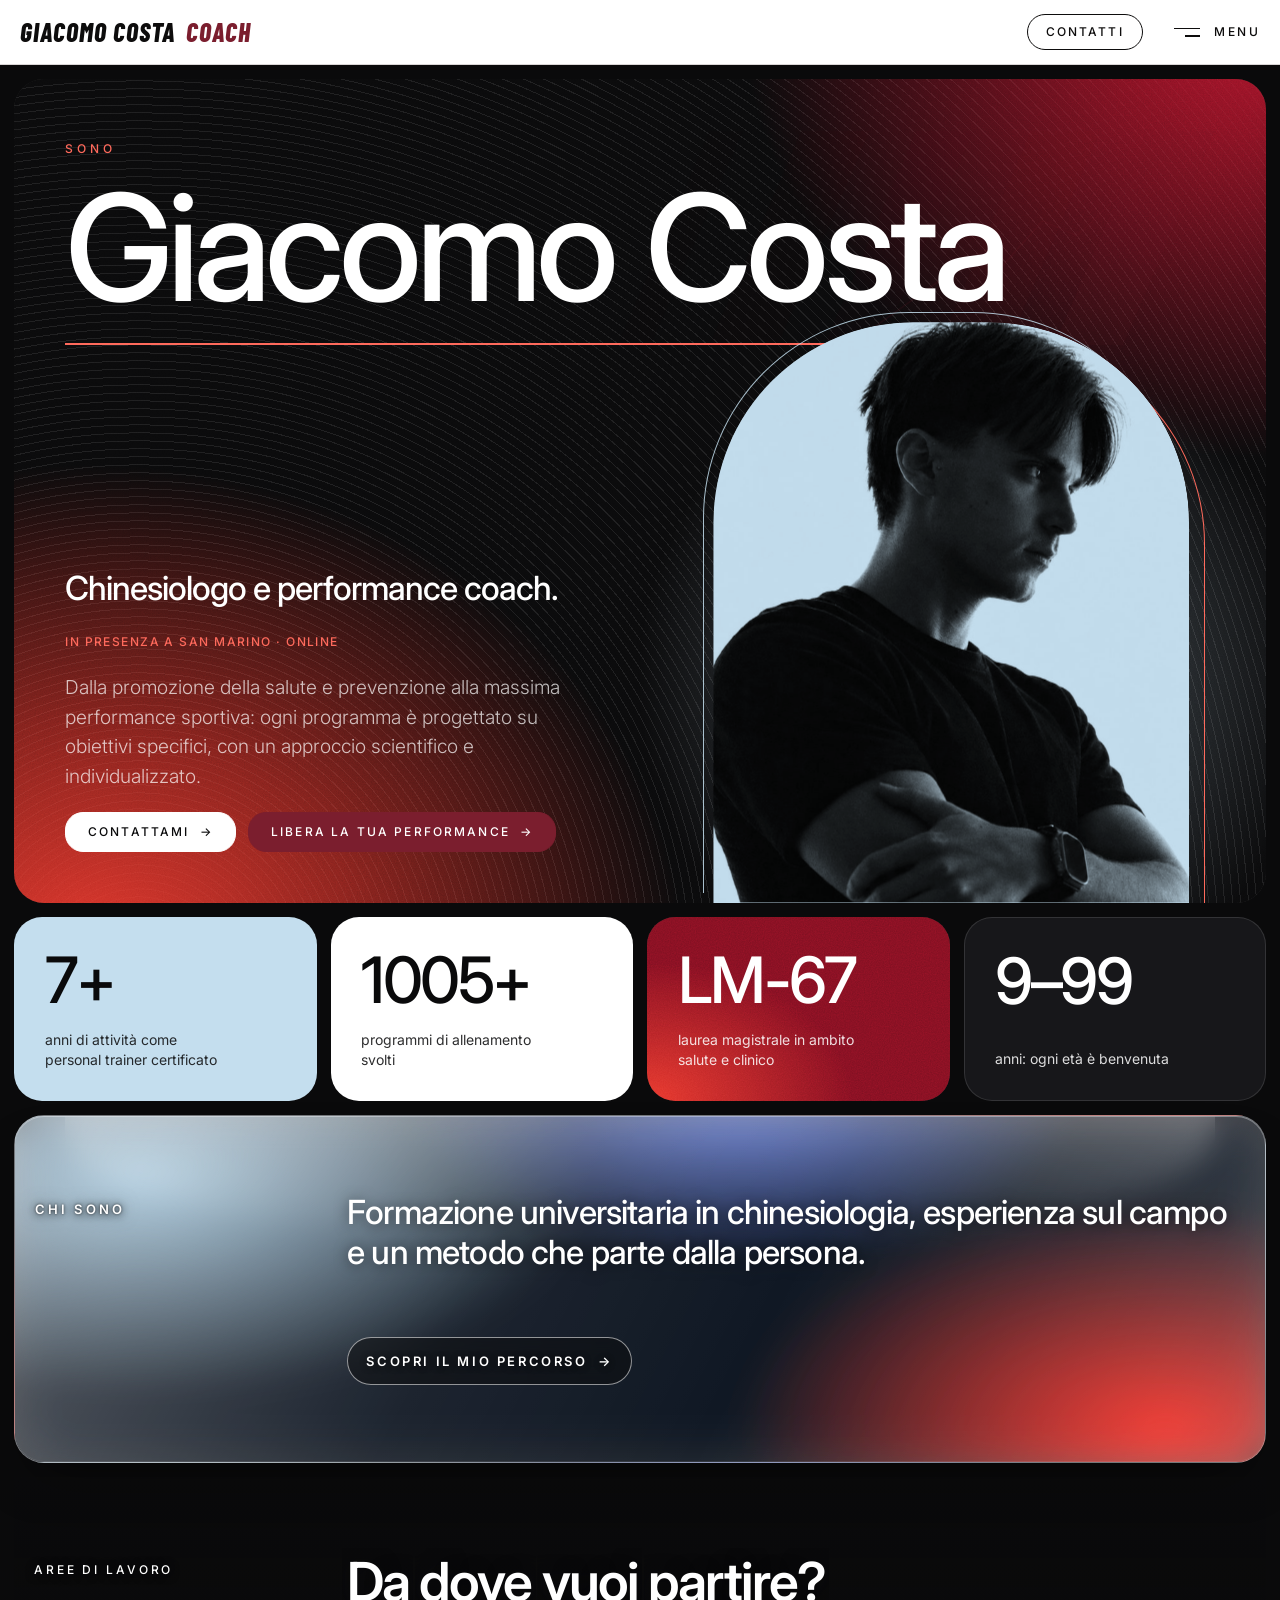
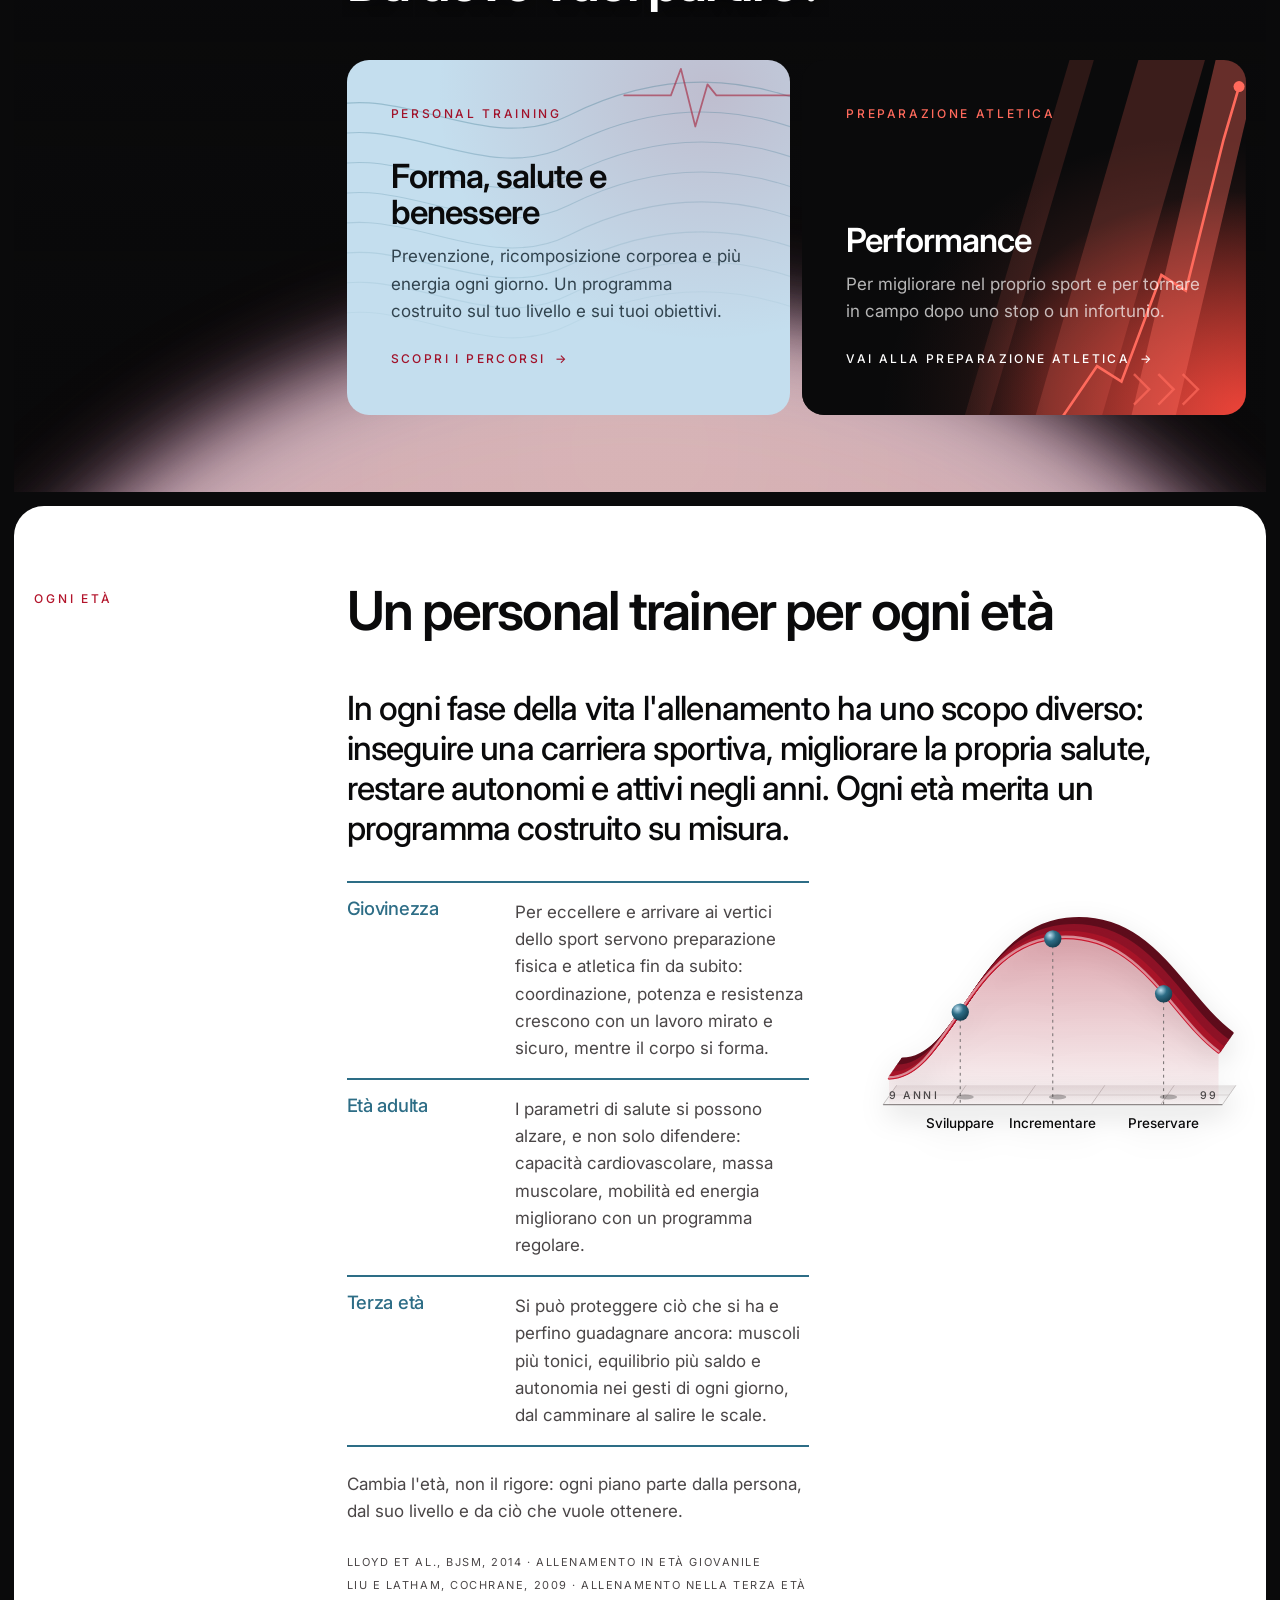
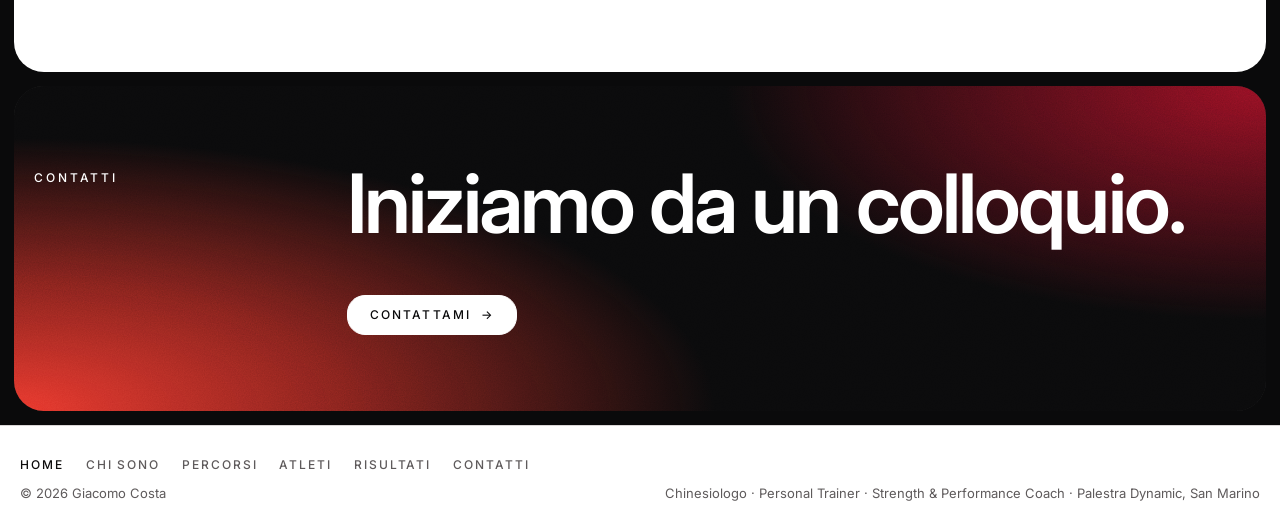
<file: index.html>
<!doctype html>
<html lang="it">
<head>
<meta charset="utf-8">
<meta name="viewport" content="width=device-width, initial-scale=1, viewport-fit=cover">
<title>Giacomo Costa | Chinesiologo, personal trainer e performance coach a San Marino</title>
<meta name="description" content="Giacomo Costa, chinesiologo, personal trainer e performance coach. Allenamento online e in presenza a San Marino, presso la palestra Dynamic (Dynamic Fitness Center), per atleti e per chi vuole stare meglio.">
<meta name="theme-color" content="#0D0C0C">
<meta property="og:title" content="Giacomo Costa | Chinesiologo, personal trainer e performance coach a San Marino">
<meta property="og:description" content="Giacomo Costa, chinesiologo, personal trainer e performance coach. Allenamento online e in presenza a San Marino, presso la palestra Dynamic (Dynamic Fitness Center), per atleti e per chi vuole stare meglio.">
<meta property="og:type" content="website">
<meta property="og:locale" content="it_IT">
<meta property="og:site_name" content="Giacomo Costa Coach">
<meta property="og:image" content="https://giacomocostacoach.it/assets/og.jpg">
<meta property="og:image:type" content="image/jpeg">
<meta property="og:image:width" content="1200">
<meta property="og:image:height" content="630">
<meta property="og:image:alt" content="Giacomo Costa, chinesiologo e performance coach, durante uno squat con il bilanciere">
<meta name="twitter:card" content="summary_large_image">
<meta name="twitter:image" content="https://giacomocostacoach.it/assets/og.jpg">
<meta property="og:url" content="https://giacomocostacoach.it/">
<link rel="canonical" href="https://giacomocostacoach.it/">
<script type="application/ld+json">{"@context":"https://schema.org","@type":"Person","name":"Giacomo Costa","url":"https://giacomocostacoach.it/","jobTitle":"Chinesiologo, personal trainer e performance coach","email":"info@giacomocostacoach.it","sameAs":["https://www.instagram.com/giacomo.costa_/"],"worksFor":{"@type":"ExerciseGym","name":"Palestra Dynamic srl (Dynamic Fitness Center)","address":{"@type":"PostalAddress","addressCountry":"SM"}}}</script>
<link rel="icon" href="favicon.ico" sizes="48x48">
<link rel="icon" href="icon-96.png" type="image/png" sizes="96x96">
<link rel="icon" href="assets/favicon.svg" type="image/svg+xml">
<link rel="apple-touch-icon" href="apple-touch-icon.png">
<link rel="preconnect" href="https://fonts.googleapis.com"><link rel="preconnect" href="https://fonts.gstatic.com" crossorigin><link rel="stylesheet" href="https://fonts.googleapis.com/css2?family=Inter:ital,opsz,wght@0,14..32,300..700;1,14..32,400&family=Barlow+Condensed:ital,wght@1,800&display=swap">
<link rel="stylesheet" href="style.css">
</head>
<body>
<header class="top">
  <div class="wrap">
    <a class="mark" href="index.html" aria-label="Giacomo Costa Coach, home">Giacomo Costa <span>Coach</span></a>
    <div class="tools">
      <a class="btn" href="contatti.html">Contatti</a>
      <button class="menu-btn" id="menu-btn" type="button" aria-expanded="false" aria-controls="drawer"><span class="bars" aria-hidden="true"></span>Menu</button>
    </div>
  </div>
</header>
<div class="scrim" id="scrim"></div>
<aside class="drawer" id="drawer" aria-label="Menu principale" aria-hidden="true">
  <div class="drawer-head">
    <a class="mark" href="index.html" aria-label="Giacomo Costa Coach, home">Giacomo Costa <span>Coach</span></a>
    <button class="drawer-close" id="drawer-close" type="button"><span aria-hidden="true"></span>Chiudi</button>
  </div>
  <nav aria-label="Pagine del sito"><ul><li style="--n:0"><a href="index.html" aria-current="page">Home<small>Inizio</small></a></li><li style="--n:1"><a href="chi-sono.html">Chi sono<small>Profilo e titoli</small></a></li><li style="--n:2"><a href="percorsi.html">Percorsi<small>Obiettivi e metodo</small></a></li><li style="--n:3"><a href="atleti.html">Atleti<small>Performance e rientro</small></a></li><li style="--n:4"><a href="risultati.html">Risultati<small>Casi seguiti</small></a></li><li style="--n:5"><a href="contatti.html">Contatti<small>Scrivimi</small></a></li></ul></nav>
  <div class="reach">
    <a href="mailto:info@giacomocostacoach.it">info@giacomocostacoach.it</a>
    <a href="https://www.instagram.com/giacomo.costa_/" target="_blank" rel="noopener">@giacomo.costa_</a>
  </div>
</aside>
<main id="top" class="sport hm">
  <section class="hero">
    <div class="wrap">
      <h1 class="hero-name"><span class="sono">Sono</span><span class="nm">Giacomo Costa</span></h1>
      <div class="grid">
        <div class="hero-copy">
          <p class="h2 role">Chinesiologo e performance coach.</p>
          <p class="hero-where" style="margin:14px 0 22px;letter-spacing:.12em;font-size:.75rem">In presenza a San Marino · Online</p>
          <p class="lede">Dalla promozione della salute e prevenzione alla massima performance sportiva: ogni programma è progettato su obiettivi specifici, con un approccio scientifico e individualizzato.</p>
          <div class="actions">
            <a class="btn solid" href="contatti.html">Contattami</a>
            <a class="btn hot" href="atleti.html">Libera la tua performance</a>
          </div>
        </div>
        <div class="hero-frame">
          <div class="photo-wrap">
            <figure class="slot portrait" data-slot="ritratto">
              <img src="assets/ritratto.jpg" alt="Ritratto di Giacomo Costa" width="1000" height="1000" decoding="async">
            </figure>
          </div>
        </div>
      </div>
    </div>
  </section>

  <div class="wrap">
    <div class="ledger">
      <div><b data-count="10" data-suffix="+">10+</b><span>anni di attività come personal trainer certificato</span></div>
      <div><b data-count="1500" data-suffix="+">1500+</b><span>programmi di allenamento svolti</span></div>
      <div><b>LM-67</b><span>laurea magistrale in ambito salute e clinico</span></div>
      <div><b>9–99</b><span>anni: ogni età è benvenuta</span></div>
    </div>
  </div>

  <section class="sec sec-glass">
    <div class="wrap">
      <div class="grid">
        <p class="label">Chi sono</p>
        <div class="body teaser">
          <h2 class="lead">Formazione universitaria in chinesiologia, esperienza sul campo e un metodo che parte dalla persona.</h2>
          <a class="go" href="chi-sono.html">Scopri il mio percorso</a>
        </div>
      </div>
    </div>
  </section>

  <section class="sec stone sec-hz"><div class="hz" aria-hidden="true"><i class="b"></i><i class="r"></i><i class="w"></i></div>
    <div class="wrap">
      <div class="grid">
        <p class="label">Aree di lavoro</p>
        <div class="body">
          <h2 class="h2">Da dove vuoi partire?</h2>
          <div class="where">
            <a class="pane a" href="percorsi.html">
              <svg class="pane-bg" viewBox="0 0 400 360" preserveAspectRatio="xMidYMid slice" aria-hidden="true" focusable="false">
                <defs><radialGradient id="pg-soft" cx=".82" cy=".14" r=".62"><stop offset="0" style="stop-color:var(--accent);stop-opacity:.16"/><stop offset="1" style="stop-color:var(--accent);stop-opacity:0"/></radialGradient></defs>
                <rect width="400" height="360" fill="url(#pg-soft)"/>
                <g class="waves"><path class="w" style="--o:0.3" d="M-40 70 C 40 30 120 110 200 70 S 360 30 440 70"/><path class="w" style="--o:0.265" d="M-40 97 C 40 57 120 137 200 97 S 360 57 440 97"/><path class="w" style="--o:0.23" d="M-40 124 C 40 84 120 164 200 124 S 360 84 440 124"/><path class="w" style="--o:0.195" d="M-40 151 C 40 111 120 191 200 151 S 360 111 440 151"/><path class="w" style="--o:0.16" d="M-40 178 C 40 138 120 218 200 178 S 360 138 440 178"/><path class="w" style="--o:0.125" d="M-40 205 C 40 165 120 245 200 205 S 360 165 440 205"/><path class="w" style="--o:0.09" d="M-40 232 C 40 192 120 272 200 232 S 360 192 440 232"/><path class="w" style="--o:0.055" d="M-40 259 C 40 219 120 299 200 259 S 360 219 440 259"/></g>
                <path class="pulse" pathLength="1" d="M250 52H292l9-24 13 52 11-38 8 10H410"/>
              </svg>
              <small>Personal training</small>
              <div>
                <h3>Forma, salute e benessere</h3>
                <p>Prevenzione, ricomposizione corporea e più energia ogni giorno. Un programma costruito sul tuo livello e sui tuoi obiettivi.</p>
                <span class="go">Scopri i percorsi</span>
              </div>
            </a>
            <a class="pane dark" href="atleti.html">
              <svg class="pane-bg" viewBox="0 0 400 360" preserveAspectRatio="xMidYMid slice" aria-hidden="true" focusable="false">
                <defs>
                  <radialGradient id="pg-hot" cx=".88" cy=".95" r=".7"><stop offset="0" style="stop-color:var(--accent-band);stop-opacity:.32"/><stop offset="1" style="stop-color:var(--accent-band);stop-opacity:0"/></radialGradient>
                  <linearGradient id="pg-shade" x1="0" x2="1" y1="0" y2="0"><stop offset="0" style="stop-color:var(--band);stop-opacity:.85"/><stop offset=".55" style="stop-color:var(--band);stop-opacity:0"/></linearGradient>
                </defs>
                <rect width="400" height="360" fill="url(#pg-hot)"/>
                <g class="slash">
                  <polygon points="250,-10 272,-10 160,370 138,370" style="fill:var(--accent-band);opacity:.14"/>
                  <polygon points="312,-10 372,-10 262,370 202,370" style="fill:var(--accent-band);opacity:.2"/>
                  <polygon points="380,-10 420,-10 330,370 290,370" style="fill:var(--accent-band);opacity:.38"/>
                </g>
                <polyline class="peak" pathLength="1" points="236,340 266,296 288,310 324,214 346,228 380,92 394,44"/>
                <path class="chev" d="M300 330l13-13-13-13M322 330l13-13-13-13M344 330l13-13-13-13"/>
                <circle class="tip" cx="394" cy="44" r="5"/>
                <rect width="400" height="360" fill="url(#pg-shade)"/>
              </svg>
              <small>Preparazione atletica</small>
              <div>
                <h3>Performance</h3>
                <p>Per migliorare nel proprio sport e per tornare in campo dopo uno stop o un infortunio.</p>
                <span class="go">Vai alla preparazione atletica</span>
              </div>
            </a>
          </div>
        </div>
      </div>
    </div>
  </section>

  <section class="sec">
    <div class="wrap">
      <div class="grid">
        <p class="label">Ogni età</p>
        <div class="body">
          <h2 class="h2">Un personal trainer per ogni età</h2>
          <p class="mov-lead">In ogni fase della vita l'allenamento ha uno scopo diverso: inseguire una carriera sportiva, migliorare la propria salute, restare autonomi e attivi negli anni. Ogni età merita un programma costruito su misura.</p>
          <div class="mov">
            <div class="mov-txt">
              <ul class="plates ages">
                <li><b>Giovinezza</b><span>Per eccellere e arrivare ai vertici dello sport servono preparazione fisica e atletica fin da subito: coordinazione, potenza e resistenza crescono con un lavoro mirato e sicuro, mentre il corpo si forma.</span></li>
                <li><b>Età adulta</b><span>I parametri di salute si possono alzare, e non solo difendere: capacità cardiovascolare, massa muscolare, mobilità ed energia migliorano con un programma regolare.</span></li>
                <li><b>Terza età</b><span>Si può proteggere ciò che si ha e perfino guadagnare ancora: muscoli più tonici, equilibrio più saldo e autonomia nei gesti di ogni giorno, dal camminare al salire le scale.</span></li>
              </ul>
              <p>Cambia l'età, non il rigore: ogni piano parte dalla persona, dal suo livello e da ciò che vuole ottenere.</p>
            </div>
            <figure class="agefig" role="img" aria-label="Arco della vita da 9 a 99 anni: nella giovinezza si sviluppa, in età adulta si incrementa, nella terza età si preserva.">
              <svg viewBox="0 0 400 270" aria-hidden="true">
                <defs>
                  <linearGradient id="ag-floor" x1="0" y1="0" x2="0" y2="1"><stop offset="0" stop-color="#E4E1E1"/><stop offset="1" stop-color="#F7F6F6"/></linearGradient>
                  <linearGradient id="ag-wall" x1="0" y1="0" x2="0" y2="1"><stop offset="0" stop-color="#B3142B" stop-opacity=".34"/><stop offset="1" stop-color="#B3142B" stop-opacity=".03"/></linearGradient>
                  <radialGradient id="ag-ball" cx=".34" cy=".3" r=".8"><stop offset="0" stop-color="#BFE0F0"/><stop offset=".42" stop-color="#2D6D86"/><stop offset="1" stop-color="#123747"/></radialGradient>
                </defs>
                <path d="M24 232L376 232L390 212L38 212Z" fill="url(#ag-floor)"/>
                <path d="M24 232L38 212M96 232L110 212M168 232L182 212M240 232L254 212M312 232L326 212M376 232L390 212" stroke="#B9B4B4" stroke-width=".8" fill="none"/>
                <path d="M31 222L383 222" stroke="#CFCBCB" stroke-width=".8" fill="none"/>
                <path d="M24 232H376" stroke="#8E8A8A" stroke-width="1.2" fill="none"/>
                <path d="M30 205C90 205 110 70 200 60C290 50 320 140 372 178L372 232L30 232Z" fill="url(#ag-wall)"/>
                <g fill="none" stroke-linecap="round" stroke-width="3.2" class="age-ext"><path d="M30 205C90 205 110 70 200 60C290 50 320 140 372 178" transform="translate(14.0 -20.3)" stroke="#5E0C1B"/><path d="M30 205C90 205 110 70 200 60C290 50 320 140 372 178" transform="translate(13.0 -18.8)" stroke="#5E0C1B"/><path d="M30 205C90 205 110 70 200 60C290 50 320 140 372 178" transform="translate(12.0 -17.4)" stroke="#5E0C1B"/><path d="M30 205C90 205 110 70 200 60C290 50 320 140 372 178" transform="translate(11.0 -15.9)" stroke="#5E0C1B"/><path d="M30 205C90 205 110 70 200 60C290 50 320 140 372 178" transform="translate(10.0 -14.5)" stroke="#5E0C1B"/><path d="M30 205C90 205 110 70 200 60C290 50 320 140 372 178" transform="translate(9.0 -13.0)" stroke="#8E1226"/><path d="M30 205C90 205 110 70 200 60C290 50 320 140 372 178" transform="translate(8.0 -11.6)" stroke="#8E1226"/><path d="M30 205C90 205 110 70 200 60C290 50 320 140 372 178" transform="translate(7.0 -10.2)" stroke="#8E1226"/><path d="M30 205C90 205 110 70 200 60C290 50 320 140 372 178" transform="translate(6.0 -8.7)" stroke="#8E1226"/><path d="M30 205C90 205 110 70 200 60C290 50 320 140 372 178" transform="translate(5.0 -7.2)" stroke="#8E1226"/><path d="M30 205C90 205 110 70 200 60C290 50 320 140 372 178" transform="translate(4.0 -5.8)" stroke="#A81428"/><path d="M30 205C90 205 110 70 200 60C290 50 320 140 372 178" transform="translate(3.0 -4.3)" stroke="#A81428"/><path d="M30 205C90 205 110 70 200 60C290 50 320 140 372 178" transform="translate(2.0 -2.9)" stroke="#A81428"/><path d="M30 205C90 205 110 70 200 60C290 50 320 140 372 178" transform="translate(1.0 -1.4)" stroke="#A81428"/></g>
                <path class="dr" pathLength="1" d="M30 205C90 205 110 70 200 60C290 50 320 140 372 178" fill="none" stroke="#C8182F" stroke-width="3.6" stroke-linecap="round"/>
                <path class="dr" pathLength="1" d="M30 205C90 205 110 70 200 60C290 50 320 140 372 178" fill="none" stroke="#fff" stroke-opacity=".5" stroke-width="1" stroke-linecap="round" transform="translate(0 -1.4)"/>
                <path d="M104 143V232M200 67V232M315 124V232" stroke="#6F6B6B" stroke-width="1" stroke-dasharray="3 4" fill="none"/>
                <ellipse cx="109" cy="224" rx="9" ry="2.6" fill="#0A0A0B" opacity=".28"/><ellipse cx="205" cy="224" rx="9" ry="2.6" fill="#0A0A0B" opacity=".28"/><ellipse cx="320" cy="224" rx="9" ry="2.6" fill="#0A0A0B" opacity=".28"/>
                <g class="age-node" style="--k:0"><circle cx="104" cy="136" r="9" fill="url(#ag-ball)"/></g>
                <g class="age-node" style="--k:1"><circle cx="200" cy="60" r="9" fill="url(#ag-ball)"/></g>
                <g class="age-node" style="--k:2"><circle cx="315" cy="117" r="9" fill="url(#ag-ball)"/></g>
                <text class="age-t" x="104" y="256" text-anchor="middle">Sviluppare</text>
                <text class="age-t" x="200" y="256" text-anchor="middle">Incrementare</text>
                <text class="age-t" x="315" y="256" text-anchor="middle">Preservare</text>
                <text class="age-a" x="30" y="226">9 anni</text>
                <text class="age-a" x="372" y="226" text-anchor="end">99</text>
              </svg>
            </figure>
          </div>
          <ul class="refs">
            <li>Lloyd et al., BJSM, 2014 · Allenamento in età giovanile</li>
            <li>Liu e Latham, Cochrane, 2009 · Allenamento nella terza età</li>
          </ul>
        </div>
      </div>
    </div>
  </section>

  <section class="sec">
    <div class="wrap">
      <div class="grid">
        <p class="label">Contatti</p>
        <div class="body">
          <h2 class="big">Iniziamo da un <em>colloquio</em>.</h2>
          <div class="cta-row">
            <a class="btn solid" href="contatti.html">Contattami</a>
            
          </div>
        </div>
      </div>
    </div>
  </section>
</main>
<footer>
  <div class="wrap">
    <div class="foot-top"><ul class="flinks"><li><a href="index.html" aria-current="page">Home</a></li><li><a href="chi-sono.html">Chi sono</a></li><li><a href="percorsi.html">Percorsi</a></li><li><a href="atleti.html">Atleti</a></li><li><a href="risultati.html">Risultati</a></li><li><a href="contatti.html">Contatti</a></li></ul></div>
    <div class="foot-bot">
      <span>© 2026 Giacomo Costa</span>
      <span>Chinesiologo · Personal Trainer · Strength &amp; Performance Coach · Palestra Dynamic, San Marino</span>
    </div>
  </div>
</footer>
<button class="totop" id="totop" type="button" aria-label="Torna all'inizio della pagina">
  <svg viewBox="0 0 44 44" aria-hidden="true">
    <circle class="trk" cx="22" cy="22" r="20"/>
    <circle class="prg" cx="22" cy="22" r="20" pathLength="1"/>
    <path class="arw" d="M22 29V15M15 21l7-7 7 7"/>
  </svg>
</button>
<script src="site.js"></script>
</body>
</html>
</file>
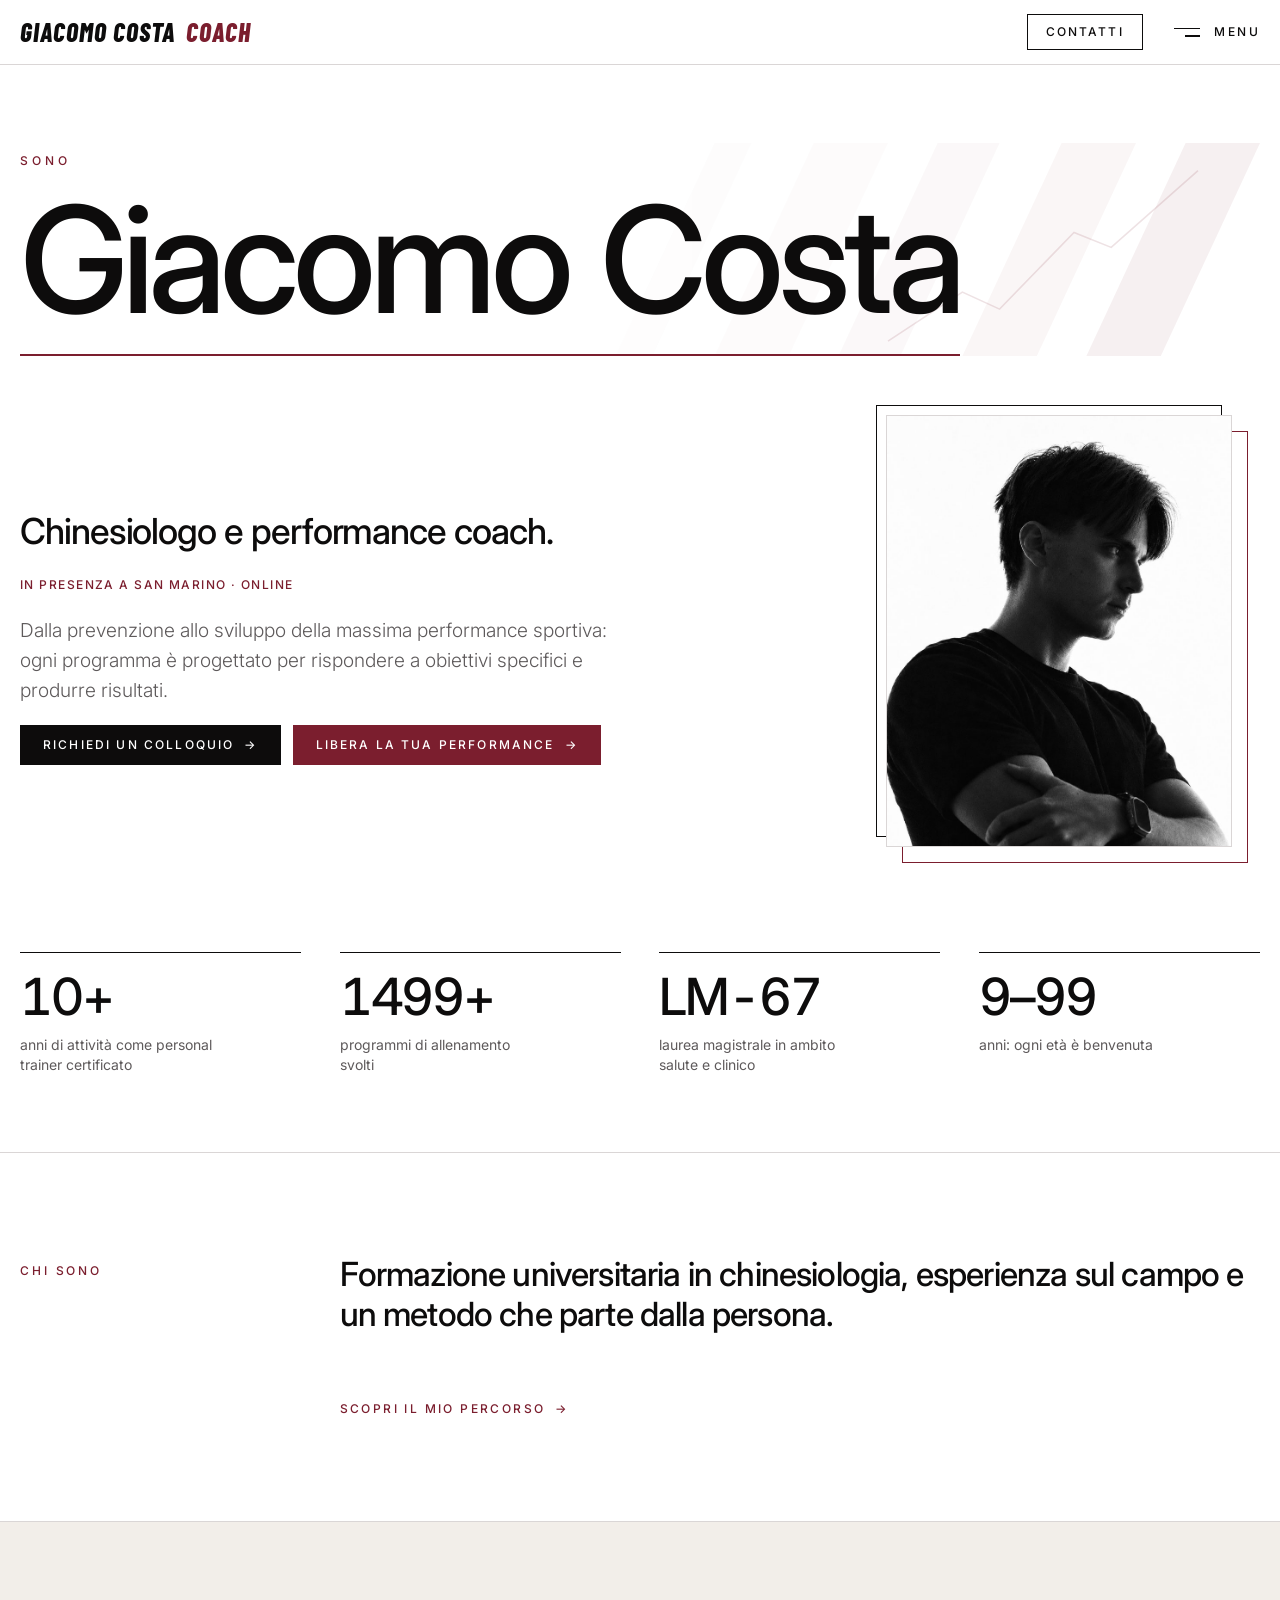
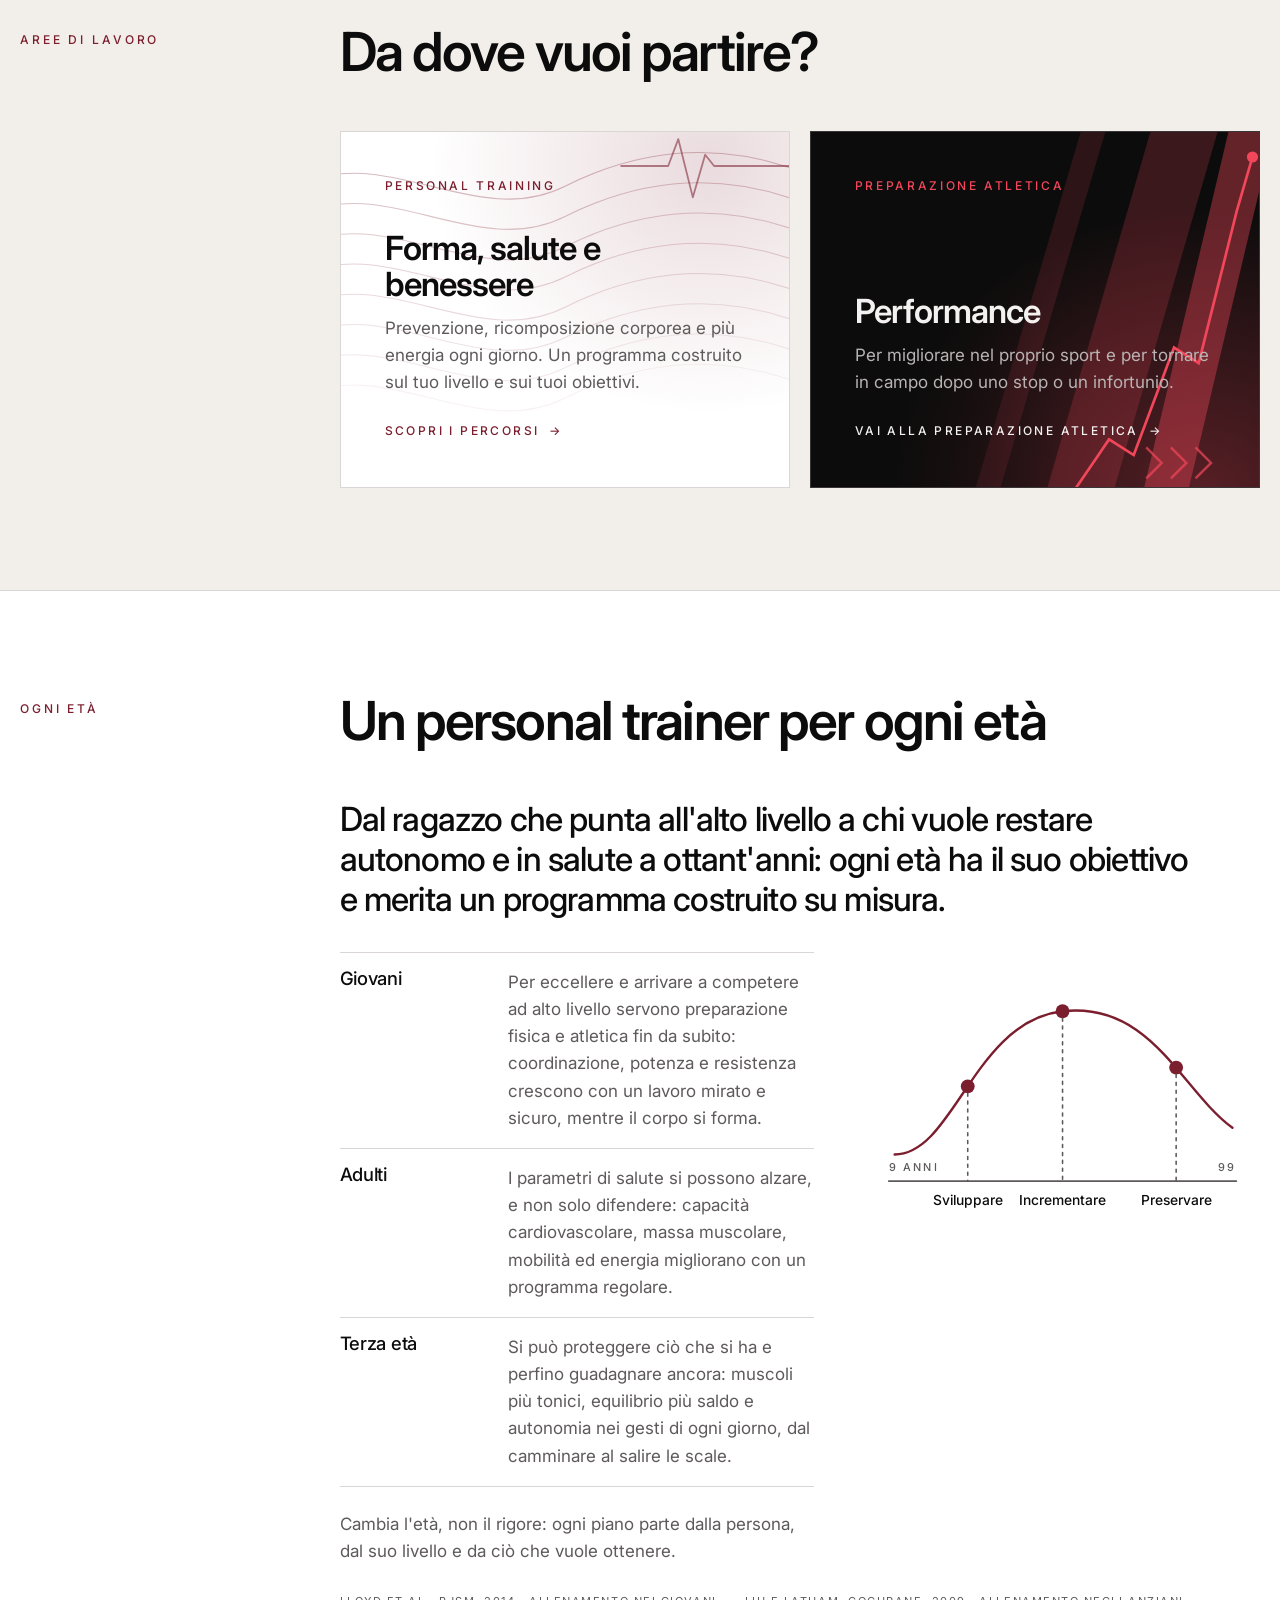
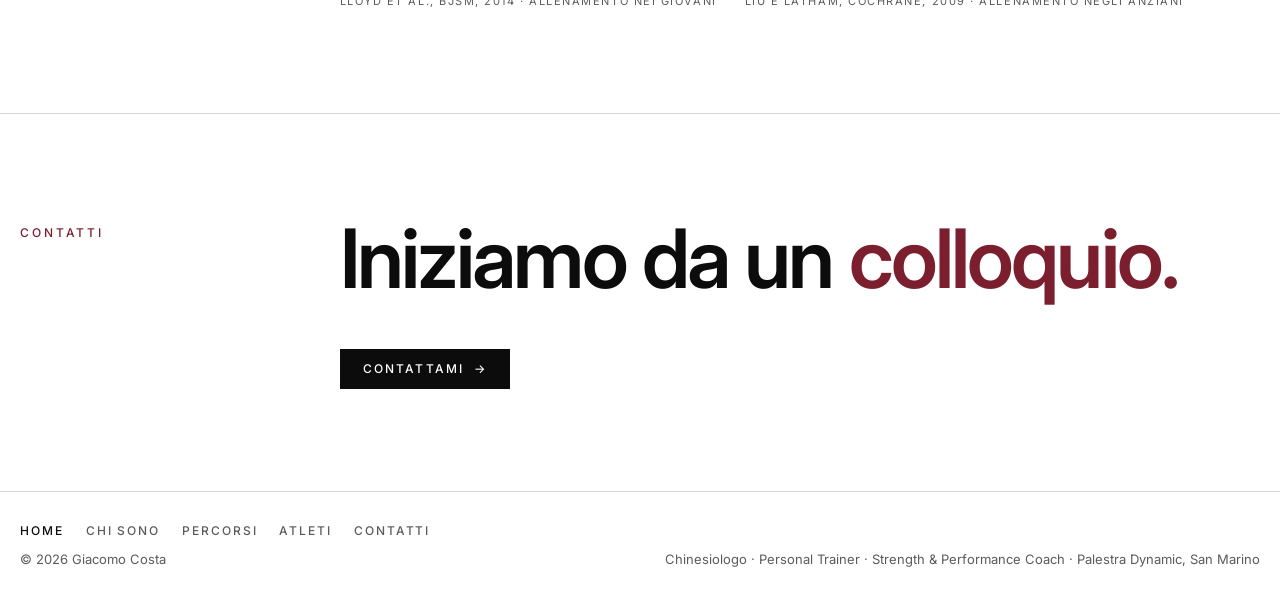
<file: giacomo-costa-sito-github 2.0/index.html>
<!doctype html>
<html lang="it">
<head>
<meta charset="utf-8">
<meta name="viewport" content="width=device-width, initial-scale=1, viewport-fit=cover">
<title>Giacomo Costa | Chinesiologo, personal trainer e performance coach a San Marino</title>
<meta name="description" content="Giacomo Costa, chinesiologo, personal trainer e performance coach. Allenamento online e in presenza a San Marino, presso la palestra Dynamic (Dynamic Fitness Center), per atleti e per chi vuole stare meglio.">
<meta name="theme-color" content="#0D0C0C">
<meta property="og:title" content="Giacomo Costa | Chinesiologo, personal trainer e performance coach a San Marino">
<meta property="og:description" content="Giacomo Costa, chinesiologo, personal trainer e performance coach. Allenamento online e in presenza a San Marino, presso la palestra Dynamic (Dynamic Fitness Center), per atleti e per chi vuole stare meglio.">
<meta property="og:type" content="website">
<meta property="og:locale" content="it_IT">
<meta property="og:site_name" content="Giacomo Costa Coach">
<meta property="og:url" content="https://giacomocostacoach.it/">
<link rel="canonical" href="https://giacomocostacoach.it/">
<script type="application/ld+json">{"@context":"https://schema.org","@type":"Person","name":"Giacomo Costa","url":"https://giacomocostacoach.it/","jobTitle":"Chinesiologo, personal trainer e performance coach","email":"info@giacomocostacoach.it","sameAs":["https://www.instagram.com/giacomo.costa_/"],"worksFor":{"@type":"ExerciseGym","name":"Palestra Dynamic srl (Dynamic Fitness Center)","address":{"@type":"PostalAddress","addressCountry":"SM"}}}</script>
<link rel="icon" href="favicon.ico" sizes="48x48">
<link rel="icon" href="icon-96.png" type="image/png" sizes="96x96">
<link rel="icon" href="assets/favicon.svg" type="image/svg+xml">
<link rel="apple-touch-icon" href="apple-touch-icon.png">
<link rel="preconnect" href="https://fonts.googleapis.com"><link rel="preconnect" href="https://fonts.gstatic.com" crossorigin><link rel="stylesheet" href="https://fonts.googleapis.com/css2?family=Inter:ital,opsz,wght@0,14..32,300..700;1,14..32,400&family=Barlow+Condensed:ital,wght@1,800&display=swap">
<link rel="stylesheet" href="style.css">
</head>
<body>
<header class="top">
  <div class="wrap">
    <a class="mark" href="index.html" aria-label="Giacomo Costa Coach, home">Giacomo Costa <span>Coach</span></a>
    <div class="tools">
      <a class="btn" href="contatti.html">Contatti</a>
      <button class="menu-btn" id="menu-btn" type="button" aria-expanded="false" aria-controls="drawer"><span class="bars" aria-hidden="true"></span>Menu</button>
    </div>
  </div>
</header>
<div class="scrim" id="scrim"></div>
<aside class="drawer" id="drawer" aria-label="Menu principale" aria-hidden="true">
  <div class="drawer-head">
    <a class="mark" href="index.html" aria-label="Giacomo Costa Coach, home">Giacomo Costa <span>Coach</span></a>
    <button class="drawer-close" id="drawer-close" type="button"><span aria-hidden="true"></span>Chiudi</button>
  </div>
  <nav aria-label="Pagine del sito"><ul><li style="--n:0"><a href="index.html" aria-current="page">Home<small>Inizio</small></a></li><li style="--n:1"><a href="chi-sono.html">Chi sono<small>Profilo e titoli</small></a></li><li style="--n:2"><a href="percorsi.html">Percorsi<small>Obiettivi e metodo</small></a></li><li style="--n:3"><a href="atleti.html">Atleti<small>Performance e rientro</small></a></li><li style="--n:4"><a href="contatti.html">Contatti<small>Scrivimi</small></a></li></ul></nav>
  <div class="reach">
    <a href="mailto:info@giacomocostacoach.it">info@giacomocostacoach.it</a>
    <a href="https://www.instagram.com/giacomo.costa_/" target="_blank" rel="noopener">@giacomo.costa_</a>
  </div>
</aside>
<main id="top" class="sport">
  <section class="hero">
    <div class="wrap">
      <h1 class="hero-name"><span class="sono">Sono</span><span class="nm">Giacomo Costa</span></h1>
      <div class="grid">
        <div class="hero-copy">
          <p class="h2 role">Chinesiologo e performance coach.</p>
          <p class="hero-where" style="margin:14px 0 22px;letter-spacing:.12em;font-size:.75rem">In presenza a San Marino · Online</p>
          <p class="lede">Dalla prevenzione allo sviluppo della massima performance sportiva: ogni programma è progettato per rispondere a obiettivi specifici e produrre risultati.</p>
          <div class="actions">
            <a class="btn solid" href="contatti.html">Richiedi un colloquio</a>
            <a class="btn hot" href="atleti.html">Libera la tua performance</a>
          </div>
        </div>
        <div class="hero-frame">
          <div class="photo-wrap">
            <figure class="slot portrait" data-slot="ritratto">
              <img src="assets/ritratto.jpg" alt="Ritratto di Giacomo Costa" width="1000" height="1000" decoding="async">
            </figure>
          </div>
        </div>
      </div>
    </div>
  </section>

  <div class="wrap">
    <div class="ledger">
      <div><b data-count="10" data-suffix="+">10+</b><span>anni di attività come personal trainer certificato</span></div>
      <div><b data-count="1500" data-suffix="+">1500+</b><span>programmi di allenamento svolti</span></div>
      <div><b>LM-67</b><span>laurea magistrale in ambito salute e clinico</span></div>
      <div><b>9–99</b><span>anni: ogni età è benvenuta</span></div>
    </div>
  </div>

  <section class="sec">
    <div class="wrap">
      <div class="grid">
        <p class="label">Chi sono</p>
        <div class="body teaser">
          <h2 class="lead">Formazione universitaria in chinesiologia, esperienza sul campo e un metodo che parte dalla persona.</h2>
          <a class="go" href="chi-sono.html">Scopri il mio percorso</a>
        </div>
      </div>
    </div>
  </section>

  <section class="sec stone">
    <div class="wrap">
      <div class="grid">
        <p class="label">Aree di lavoro</p>
        <div class="body">
          <h2 class="h2">Da dove vuoi partire?</h2>
          <div class="where">
            <a class="pane a" href="percorsi.html">
              <svg class="pane-bg" viewBox="0 0 400 360" preserveAspectRatio="xMidYMid slice" aria-hidden="true" focusable="false">
                <defs><radialGradient id="pg-soft" cx=".82" cy=".14" r=".62"><stop offset="0" style="stop-color:var(--accent);stop-opacity:.16"/><stop offset="1" style="stop-color:var(--accent);stop-opacity:0"/></radialGradient></defs>
                <rect width="400" height="360" fill="url(#pg-soft)"/>
                <g class="waves"><path class="w" style="--o:0.3" d="M-40 70 C 40 30 120 110 200 70 S 360 30 440 70"/><path class="w" style="--o:0.265" d="M-40 97 C 40 57 120 137 200 97 S 360 57 440 97"/><path class="w" style="--o:0.23" d="M-40 124 C 40 84 120 164 200 124 S 360 84 440 124"/><path class="w" style="--o:0.195" d="M-40 151 C 40 111 120 191 200 151 S 360 111 440 151"/><path class="w" style="--o:0.16" d="M-40 178 C 40 138 120 218 200 178 S 360 138 440 178"/><path class="w" style="--o:0.125" d="M-40 205 C 40 165 120 245 200 205 S 360 165 440 205"/><path class="w" style="--o:0.09" d="M-40 232 C 40 192 120 272 200 232 S 360 192 440 232"/><path class="w" style="--o:0.055" d="M-40 259 C 40 219 120 299 200 259 S 360 219 440 259"/></g>
                <path class="pulse" pathLength="1" d="M250 52H292l9-24 13 52 11-38 8 10H410"/>
              </svg>
              <small>Personal training</small>
              <div>
                <h3>Forma, salute e benessere</h3>
                <p>Prevenzione, ricomposizione corporea e più energia ogni giorno. Un programma costruito sul tuo livello e sui tuoi obiettivi.</p>
                <span class="go">Scopri i percorsi</span>
              </div>
            </a>
            <a class="pane dark" href="atleti.html">
              <svg class="pane-bg" viewBox="0 0 400 360" preserveAspectRatio="xMidYMid slice" aria-hidden="true" focusable="false">
                <defs>
                  <radialGradient id="pg-hot" cx=".88" cy=".95" r=".7"><stop offset="0" style="stop-color:var(--accent-band);stop-opacity:.32"/><stop offset="1" style="stop-color:var(--accent-band);stop-opacity:0"/></radialGradient>
                  <linearGradient id="pg-shade" x1="0" x2="1" y1="0" y2="0"><stop offset="0" style="stop-color:var(--band);stop-opacity:.85"/><stop offset=".55" style="stop-color:var(--band);stop-opacity:0"/></linearGradient>
                </defs>
                <rect width="400" height="360" fill="url(#pg-hot)"/>
                <g class="slash">
                  <polygon points="250,-10 272,-10 160,370 138,370" style="fill:var(--accent-band);opacity:.14"/>
                  <polygon points="312,-10 372,-10 262,370 202,370" style="fill:var(--accent-band);opacity:.2"/>
                  <polygon points="380,-10 420,-10 330,370 290,370" style="fill:var(--accent-band);opacity:.38"/>
                </g>
                <polyline class="peak" pathLength="1" points="236,340 266,296 288,310 324,214 346,228 380,92 394,44"/>
                <path class="chev" d="M300 330l13-13-13-13M322 330l13-13-13-13M344 330l13-13-13-13"/>
                <circle class="tip" cx="394" cy="44" r="5"/>
                <rect width="400" height="360" fill="url(#pg-shade)"/>
              </svg>
              <small>Preparazione atletica</small>
              <div>
                <h3>Performance</h3>
                <p>Per migliorare nel proprio sport e per tornare in campo dopo uno stop o un infortunio.</p>
                <span class="go">Vai alla preparazione atletica</span>
              </div>
            </a>
          </div>
        </div>
      </div>
    </div>
  </section>

  <section class="sec">
    <div class="wrap">
      <div class="grid">
        <p class="label">Ogni età</p>
        <div class="body">
          <h2 class="h2">Un personal trainer per ogni età</h2>
          <p class="mov-lead">Dal ragazzo che punta all'alto livello a chi vuole restare autonomo e in salute a ottant'anni: ogni età ha il suo obiettivo e merita un programma costruito su misura.</p>
          <div class="mov">
            <div class="mov-txt">
              <ul class="plates">
                <li><b>Giovani</b><span>Per eccellere e arrivare a competere ad alto livello servono preparazione fisica e atletica fin da subito: coordinazione, potenza e resistenza crescono con un lavoro mirato e sicuro, mentre il corpo si forma.</span></li>
                <li><b>Adulti</b><span>I parametri di salute si possono alzare, e non solo difendere: capacità cardiovascolare, massa muscolare, mobilità ed energia migliorano con un programma regolare.</span></li>
                <li><b>Terza età</b><span>Si può proteggere ciò che si ha e perfino guadagnare ancora: muscoli più tonici, equilibrio più saldo e autonomia nei gesti di ogni giorno, dal camminare al salire le scale.</span></li>
              </ul>
              <p>Cambia l'età, non il rigore: ogni piano parte dalla persona, dal suo livello e da ciò che vuole ottenere.</p>
            </div>
            <figure class="agefig" role="img" aria-label="Arco della vita da 9 a 99 anni: da giovani si sviluppa, da adulti si incrementa, nella terza età si preserva.">
              <svg viewBox="0 0 400 270" aria-hidden="true">
                <path class="il im" d="M24 232H376"/>
                <path class="il ia dr" pathLength="1" d="M30 205C90 205 110 70 200 60C290 50 320 140 372 178"/>
                <circle class="age-node ifa" style="--k:0" cx="104" cy="136" r="7"/>
                <circle class="age-node ifa" style="--k:1" cx="200" cy="60" r="7"/>
                <circle class="age-node ifa" style="--k:2" cx="315" cy="117" r="7"/>
                <path class="il im" stroke-dasharray="3 5" d="M104 143V232M200 67V232M315 124V232"/>
                <text class="age-t" x="104" y="256" text-anchor="middle">Sviluppare</text>
                <text class="age-t" x="200" y="256" text-anchor="middle">Incrementare</text>
                <text class="age-t" x="315" y="256" text-anchor="middle">Preservare</text>
                <text class="age-a" x="24" y="222">9 anni</text>
                <text class="age-a" x="376" y="222" text-anchor="end">99</text>
              </svg>
            </figure>
          </div>
          <ul class="refs">
            <li>Lloyd et al., BJSM, 2014 · Allenamento nei giovani</li>
            <li>Liu e Latham, Cochrane, 2009 · Allenamento negli anziani</li>
          </ul>
        </div>
      </div>
    </div>
  </section>

  <section class="sec">
    <div class="wrap">
      <div class="grid">
        <p class="label">Contatti</p>
        <div class="body">
          <h2 class="big">Iniziamo da un <em>colloquio</em>.</h2>
          <div class="cta-row">
            <a class="btn solid" href="contatti.html">Contattami</a>
            
          </div>
        </div>
      </div>
    </div>
  </section>
</main>
<footer>
  <div class="wrap">
    <div class="foot-top"><ul class="flinks"><li><a href="index.html" aria-current="page">Home</a></li><li><a href="chi-sono.html">Chi sono</a></li><li><a href="percorsi.html">Percorsi</a></li><li><a href="atleti.html">Atleti</a></li><li><a href="contatti.html">Contatti</a></li></ul></div>
    <div class="foot-bot">
      <span>© 2026 Giacomo Costa</span>
      <span>Chinesiologo · Personal Trainer · Strength &amp; Performance Coach · Palestra Dynamic, San Marino</span>
    </div>
  </div>
</footer>
<button class="totop" id="totop" type="button" aria-label="Torna all'inizio della pagina">
  <svg viewBox="0 0 44 44" aria-hidden="true">
    <circle class="trk" cx="22" cy="22" r="20"/>
    <circle class="prg" cx="22" cy="22" r="20" pathLength="1"/>
    <path class="arw" d="M22 29V15M15 21l7-7 7 7"/>
  </svg>
</button>
<script src="site.js"></script>
</body>
</html>
</file>
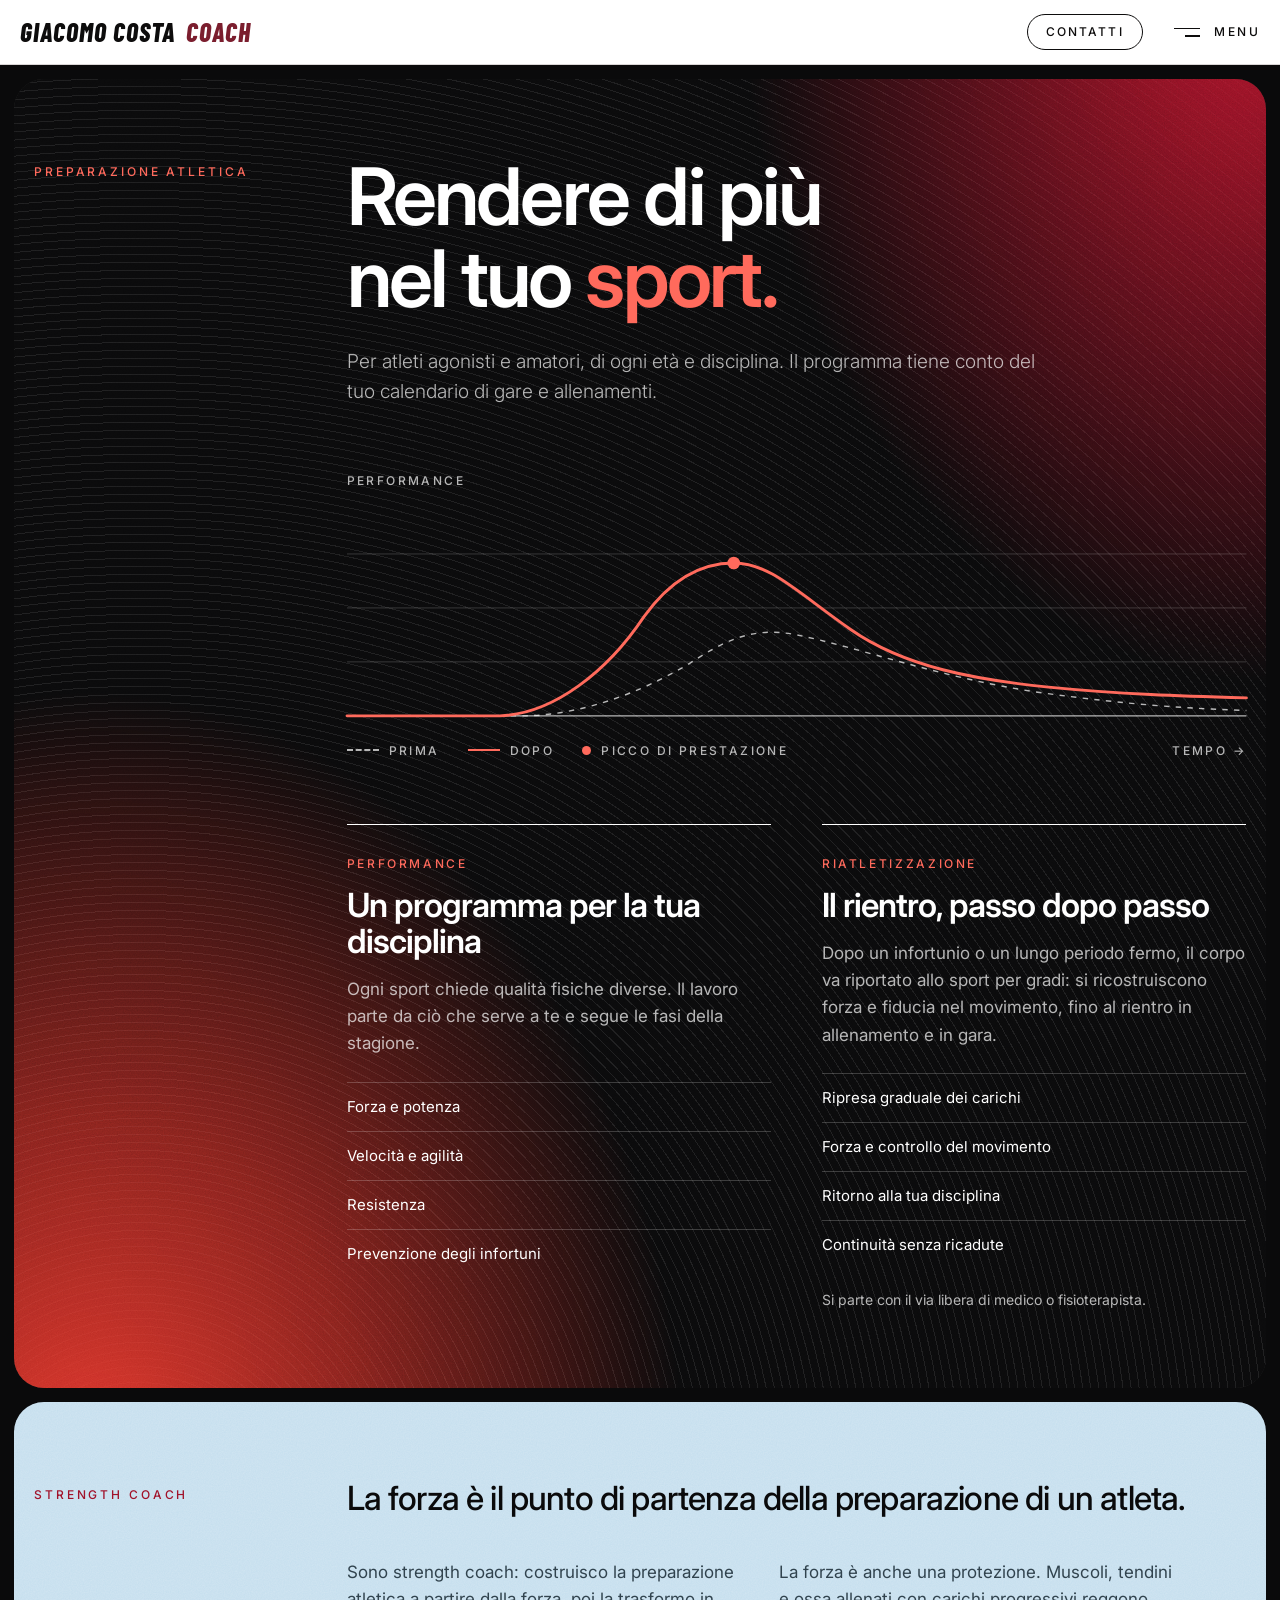
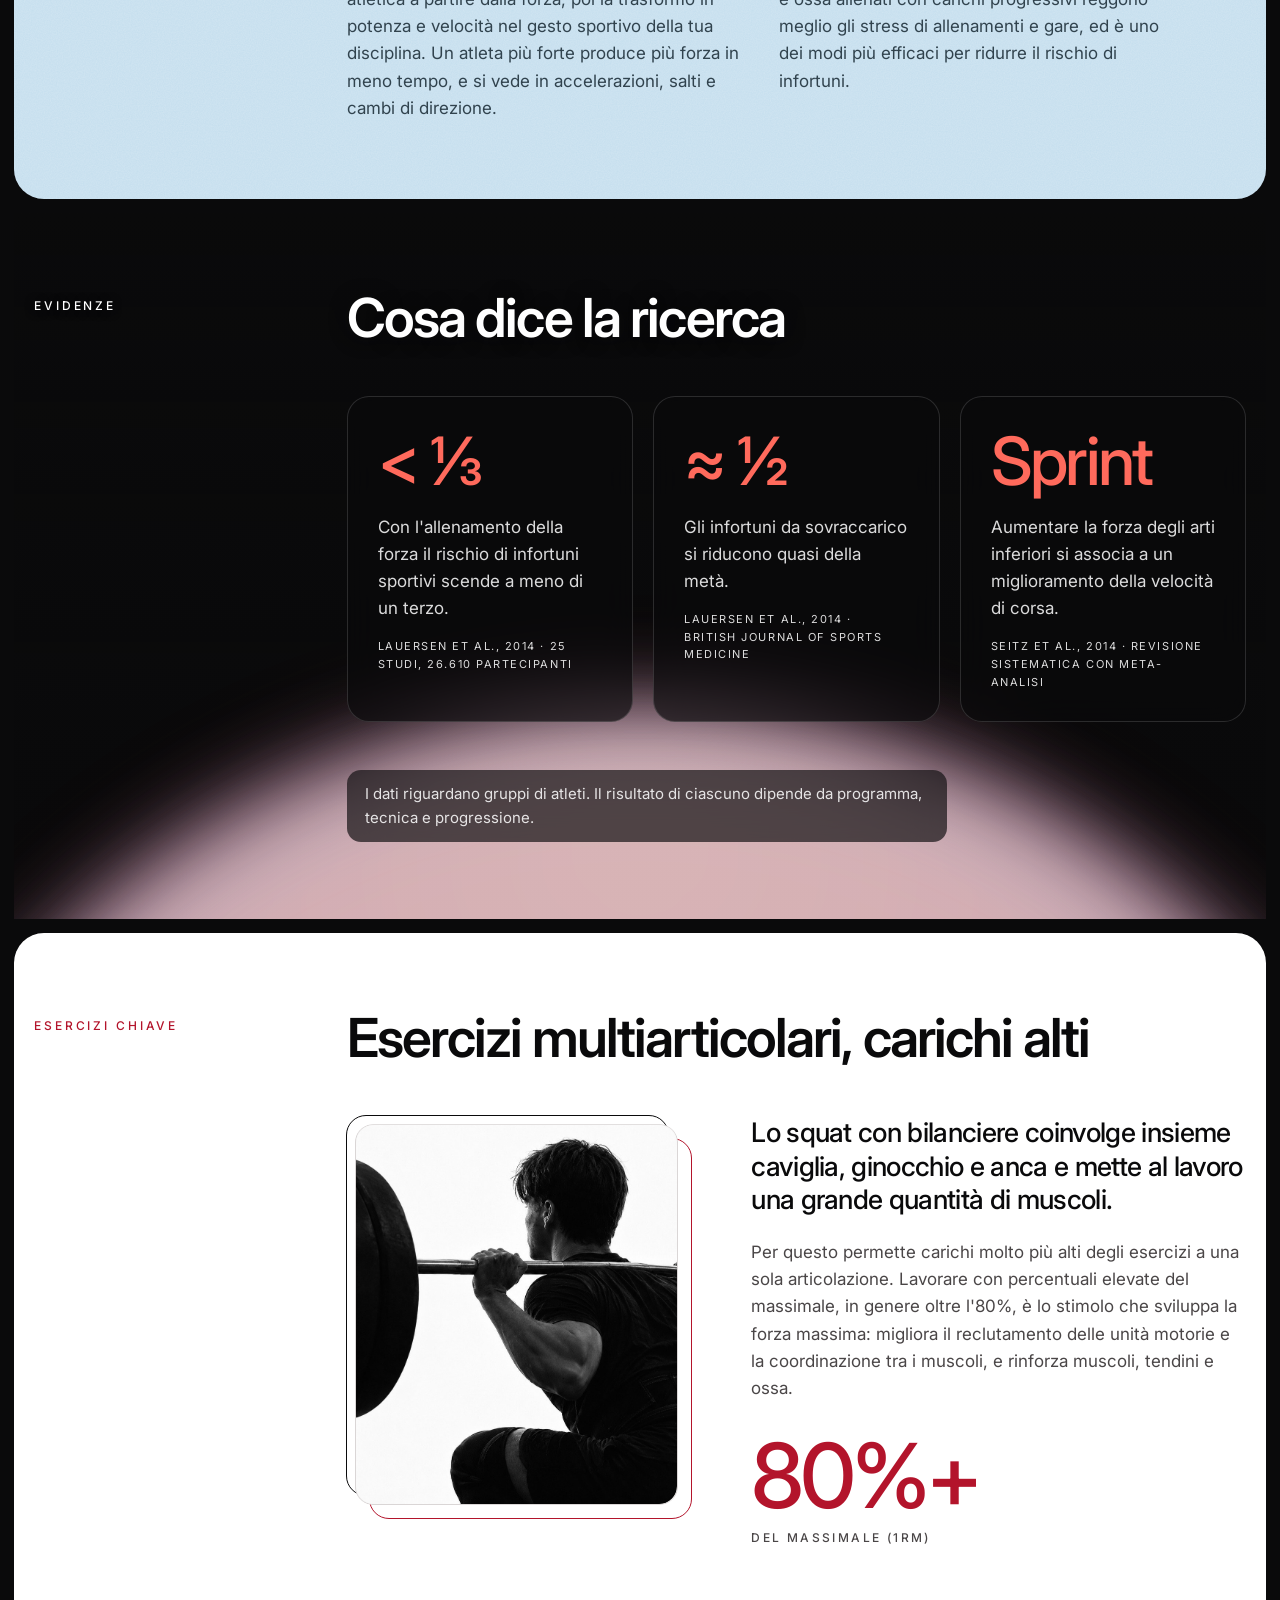
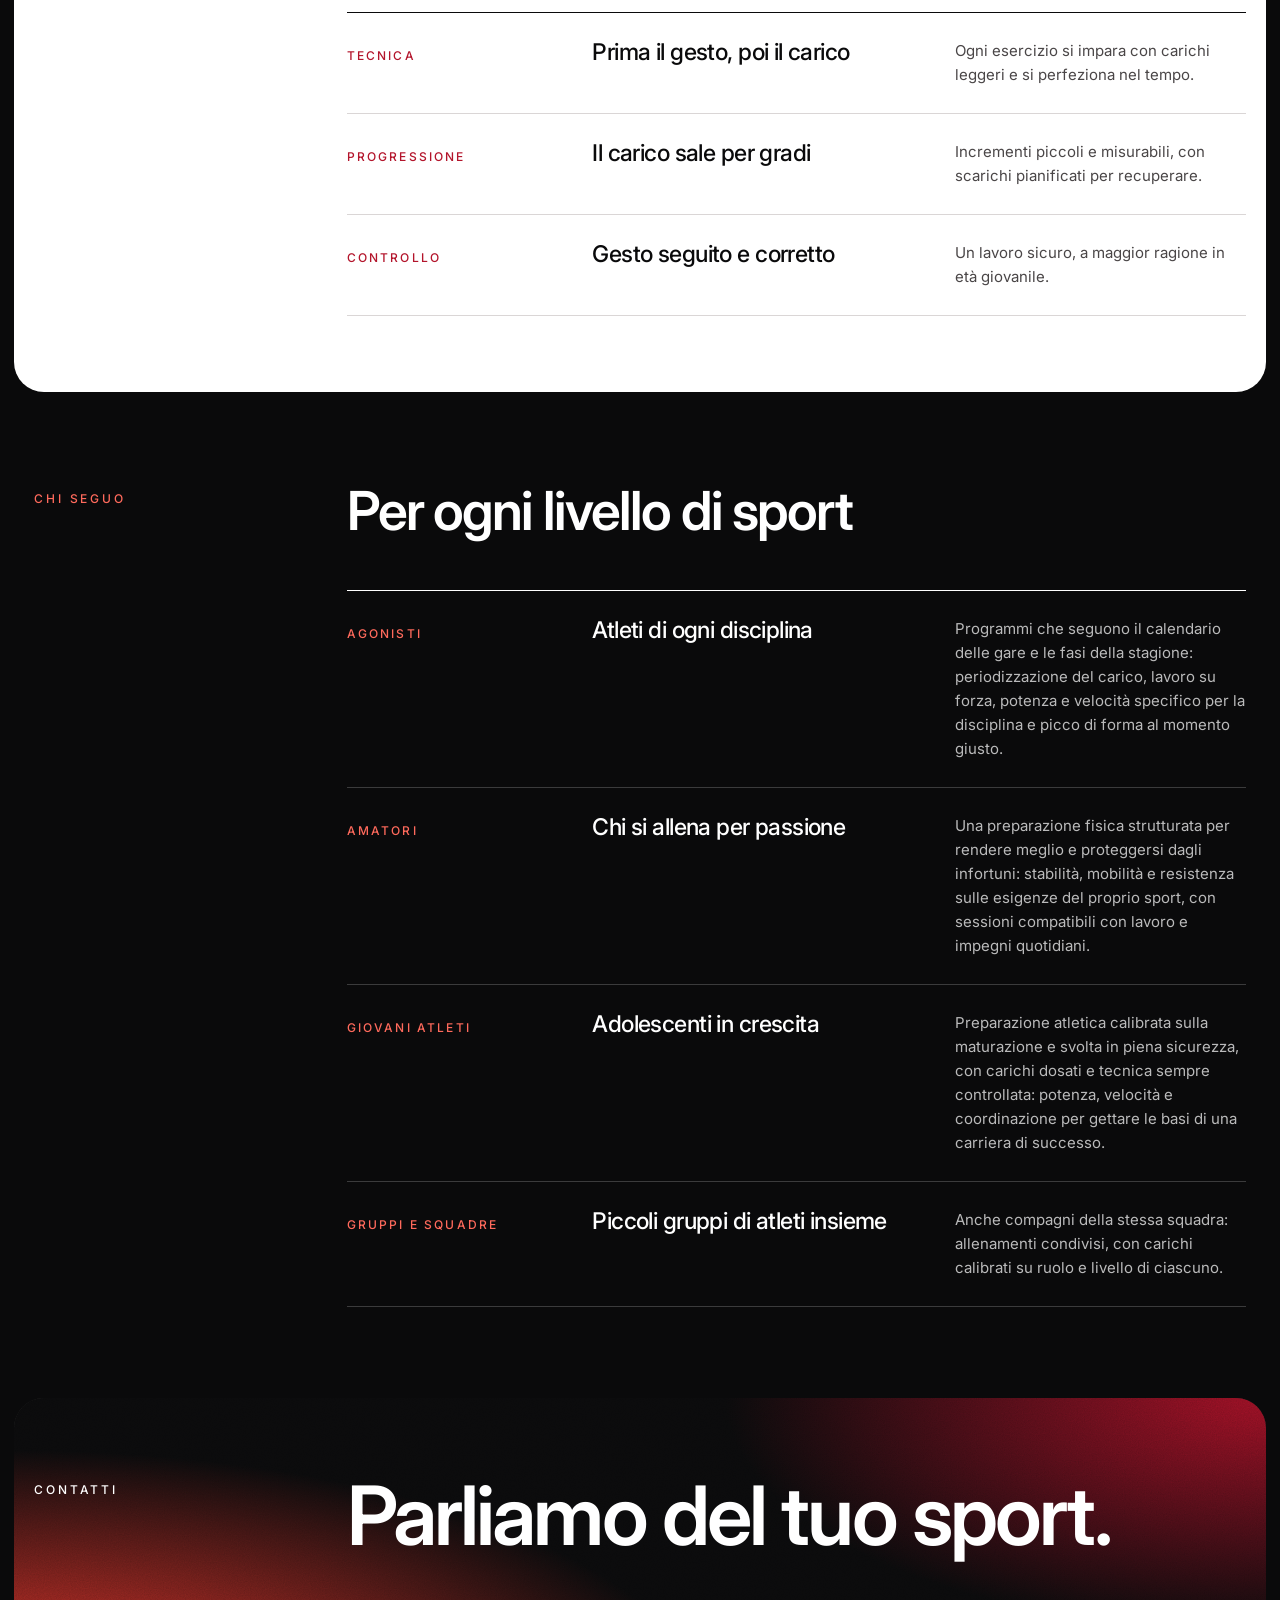
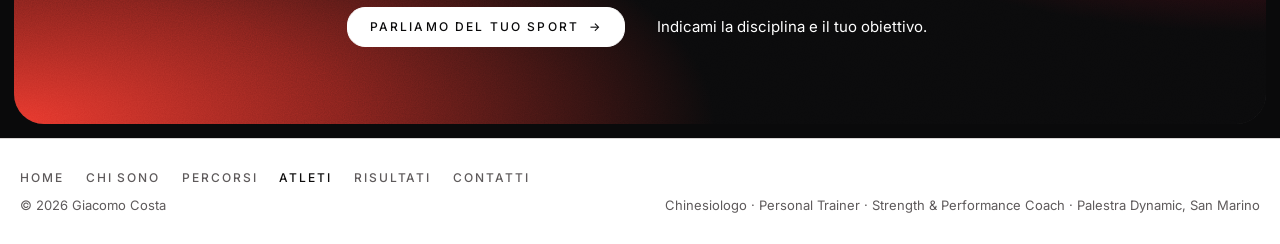
<file: atleti.html>
<!doctype html>
<html lang="it">
<head>
<meta charset="utf-8">
<meta name="viewport" content="width=device-width, initial-scale=1, viewport-fit=cover">
<title>Preparazione atletica | Giacomo Costa, San Marino</title>
<meta name="description" content="Preparazione atletica e strength coaching per migliorare nel proprio sport, online o alla palestra Dynamic di San Marino.">
<meta name="theme-color" content="#0D0C0C">
<meta property="og:title" content="Preparazione atletica | Giacomo Costa, San Marino">
<meta property="og:description" content="Preparazione atletica e strength coaching per migliorare nel proprio sport, online o alla palestra Dynamic di San Marino.">
<meta property="og:type" content="website">
<meta property="og:locale" content="it_IT">
<meta property="og:site_name" content="Giacomo Costa Coach">
<meta property="og:image" content="https://giacomocostacoach.it/assets/og.jpg">
<meta property="og:image:type" content="image/jpeg">
<meta property="og:image:width" content="1200">
<meta property="og:image:height" content="630">
<meta property="og:image:alt" content="Giacomo Costa, chinesiologo e performance coach, durante uno squat con il bilanciere">
<meta name="twitter:card" content="summary_large_image">
<meta name="twitter:image" content="https://giacomocostacoach.it/assets/og.jpg">
<meta property="og:url" content="https://giacomocostacoach.it/atleti.html">
<link rel="canonical" href="https://giacomocostacoach.it/atleti.html">

<link rel="icon" href="favicon.ico" sizes="48x48">
<link rel="icon" href="icon-96.png" type="image/png" sizes="96x96">
<link rel="icon" href="assets/favicon.svg" type="image/svg+xml">
<link rel="apple-touch-icon" href="apple-touch-icon.png">
<link rel="preconnect" href="https://fonts.googleapis.com"><link rel="preconnect" href="https://fonts.gstatic.com" crossorigin><link rel="stylesheet" href="https://fonts.googleapis.com/css2?family=Inter:ital,opsz,wght@0,14..32,300..700;1,14..32,400&family=Barlow+Condensed:ital,wght@1,800&display=swap">
<link rel="stylesheet" href="style.css">
</head>
<body>
<header class="top">
  <div class="wrap">
    <a class="mark" href="index.html" aria-label="Giacomo Costa Coach, home">Giacomo Costa <span>Coach</span></a>
    <div class="tools">
      <a class="btn" href="contatti.html">Contatti</a>
      <button class="menu-btn" id="menu-btn" type="button" aria-expanded="false" aria-controls="drawer"><span class="bars" aria-hidden="true"></span>Menu</button>
    </div>
  </div>
</header>
<div class="scrim" id="scrim"></div>
<aside class="drawer" id="drawer" aria-label="Menu principale" aria-hidden="true">
  <div class="drawer-head">
    <a class="mark" href="index.html" aria-label="Giacomo Costa Coach, home">Giacomo Costa <span>Coach</span></a>
    <button class="drawer-close" id="drawer-close" type="button"><span aria-hidden="true"></span>Chiudi</button>
  </div>
  <nav aria-label="Pagine del sito"><ul><li style="--n:0"><a href="index.html">Home<small>Inizio</small></a></li><li style="--n:1"><a href="chi-sono.html">Chi sono<small>Profilo e titoli</small></a></li><li style="--n:2"><a href="percorsi.html">Percorsi<small>Obiettivi e metodo</small></a></li><li style="--n:3"><a href="atleti.html" aria-current="page">Atleti<small>Performance e rientro</small></a></li><li style="--n:4"><a href="risultati.html">Risultati<small>Casi seguiti</small></a></li><li style="--n:5"><a href="contatti.html">Contatti<small>Scrivimi</small></a></li></ul></nav>
  <div class="reach">
    <a href="mailto:info@giacomocostacoach.it">info@giacomocostacoach.it</a>
    <a href="https://www.instagram.com/giacomo.costa_/" target="_blank" rel="noopener">@giacomo.costa_</a>
  </div>
</aside>
<main id="top" class="sport hm">
  <section class="sec band">
    <div class="wrap">
      <div class="grid">
        <p class="label">Preparazione atletica</p>
        <div class="body">
          <h1 class="h1 big">Rendere di più nel tuo <em>sport</em>.</h1>
          <p class="intro">Per atleti agonisti e amatori, di ogni età e disciplina. Il programma tiene conto del tuo calendario di gare e allenamenti.</p>
          <figure class="force">
            <div class="axis-top">Performance</div>
            <svg viewBox="0 0 1000 250" role="img" aria-label="Curva prestazione-tempo: con l'allenamento la prestazione sale più in fretta e arriva più in alto">
              <line class="gl" x1="0" y1="60" x2="1000" y2="60"/>
              <line class="gl" x1="0" y1="120" x2="1000" y2="120"/>
              <line class="gl" x1="0" y1="180" x2="1000" y2="180"/>
              <line class="axis" x1="0" y1="240" x2="1000" y2="240"/>
              <path class="before" d="M0 240 L200 240 C270 238 340 208 390 176 C430 150 460 142 500 150 C570 164 660 198 770 214 C870 228 940 232 1000 234"/>
              <path class="curve" pathLength="1" d="M0 240 L170 240 C230 238 290 190 330 130 C360 88 395 70 430 70 C470 70 500 102 560 144 C620 186 700 200 780 208 C860 216 930 218 1000 220"/>
              <g class="peak">
                <circle class="ring" cx="430" cy="70" r="14"/>
                <circle class="ring r2" cx="430" cy="70" r="14"/>
                <circle class="dot" cx="430" cy="70" r="7"/>
              </g>
            </svg>
            <div class="legend">
              <span class="k k-before">Prima</span>
              <span class="k">Dopo</span>
              <span class="k k-peak">Picco di prestazione</span>
              <span class="t">Tempo →</span>
            </div>
          </figure>
          <div class="tracks">
            <div class="track">
              <small>Performance</small>
              <h3>Un programma per la tua disciplina</h3>
              <p>Ogni sport chiede qualità fisiche diverse. Il lavoro parte da ciò che serve a te e segue le fasi della stagione.</p>
              <ul>
                <li>Forza e potenza</li>
                <li>Velocità e agilità</li>
                <li>Resistenza</li>
                <li>Prevenzione degli infortuni</li>
              </ul>
            </div>
            <div class="track">
              <small>Riatletizzazione</small>
              <h3>Il rientro, passo dopo passo</h3>
              <p>Dopo un infortunio o un lungo periodo fermo, il corpo va riportato allo sport per gradi: si ricostruiscono forza e fiducia nel movimento, fino al rientro in allenamento e in gara.</p>
              <ul>
                <li>Ripresa graduale dei carichi</li>
                <li>Forza e controllo del movimento</li>
                <li>Ritorno alla tua disciplina</li>
                <li>Continuità senza ricadute</li>
              </ul>
              <p class="gate">Si parte con il via libera di medico o fisioterapista.</p>
            </div>
          </div>
        </div>
      </div>
    </div>
  </section>

  <section class="sec">
    <div class="wrap">
      <div class="grid">
        <p class="label">Strength coach</p>
        <div class="body">
          <h2 class="lead">La forza è il punto di partenza della preparazione di un atleta.</h2>
          <div class="cols">
            <p>Sono strength coach: costruisco la preparazione atletica a partire dalla forza, poi la trasformo in potenza e velocità nel gesto sportivo della tua disciplina. Un atleta più forte produce più forza in meno tempo, e si vede in accelerazioni, salti e cambi di direzione.</p>
            <p>La forza è anche una protezione. Muscoli, tendini e ossa allenati con carichi progressivi reggono meglio gli stress di allenamenti e gare, ed è uno dei modi più efficaci per ridurre il rischio di infortuni.</p>
          </div>
        </div>
      </div>
    </div>
  </section>

  <section class="sec band sec-hz"><div class="hz" aria-hidden="true"><i class="b"></i><i class="r"></i><i class="w"></i></div>
    <div class="wrap">
      <div class="grid">
        <p class="label">Evidenze</p>
        <div class="body">
          <h2 class="h2">Cosa dice la ricerca</h2>
          <div class="stats">
            <div class="stat">
              <b>&lt; ⅓</b>
              <p>Con l'allenamento della forza il rischio di infortuni sportivi scende a meno di un terzo.</p>
              <small class="src">Lauersen et al., 2014 · 25 studi, 26.610 partecipanti</small>
            </div>
            <div class="stat">
              <b>≈ ½</b>
              <p>Gli infortuni da sovraccarico si riducono quasi della metà.</p>
              <small class="src">Lauersen et al., 2014 · British Journal of Sports Medicine</small>
            </div>
            <div class="stat">
              <b>Sprint</b>
              <p>Aumentare la forza degli arti inferiori si associa a un miglioramento della velocità di corsa.</p>
              <small class="src">Seitz et al., 2014 · revisione sistematica con meta-analisi</small>
            </div>
          </div>
          <p class="stat-note">I dati riguardano gruppi di atleti. Il risultato di ciascuno dipende da programma, tecnica e progressione.</p>
        </div>
      </div>
    </div>
  </section>

  <section class="sec">
    <div class="wrap">
      <div class="grid">
        <p class="label">Esercizi chiave</p>
        <div class="body">
          <h2 class="h2">Esercizi multiarticolari, carichi alti</h2>
          <div class="sq">
            <div class="frame-wrap sqwrap"><figure class="slot sqphoto">
              <img src="assets/squat.jpg" alt="Squat con bilanciere" width="877" height="1032" loading="lazy" decoding="async">
            </figure></div>
            <div class="sq-txt">
              <p class="sq-lead">Lo squat con bilanciere coinvolge insieme caviglia, ginocchio e anca e mette al lavoro una grande quantità di muscoli.</p>
              <p>Per questo permette carichi molto più alti degli esercizi a una sola articolazione. Lavorare con percentuali elevate del massimale, in genere oltre l'80%, è lo stimolo che sviluppa la forza massima: migliora il reclutamento delle unità motorie e la coordinazione tra i muscoli, e rinforza muscoli, tendini e ossa.</p>
              <div class="sq-num"><p class="bignum">80%+</p><p class="bigcap">del massimale (1RM)</p></div>
            </div>
          </div>
          <div class="rows">
            <div class="r">
              <p class="k">Tecnica</p>
              <p class="t">Prima il gesto, poi il carico</p>
              <p class="n">Ogni esercizio si impara con carichi leggeri e si perfeziona nel tempo.</p>
            </div>
            <div class="r">
              <p class="k">Progressione</p>
              <p class="t">Il carico sale per gradi</p>
              <p class="n">Incrementi piccoli e misurabili, con scarichi pianificati per recuperare.</p>
            </div>
            <div class="r">
              <p class="k">Controllo</p>
              <p class="t">Gesto seguito e corretto</p>
              <p class="n">Un lavoro sicuro, a maggior ragione in età giovanile.</p>
            </div>
          </div>
        </div>
      </div>
    </div>
  </section>

  <section class="sec stone">
    <div class="wrap">
      <div class="grid">
        <p class="label">Chi seguo</p>
        <div class="body">
          <h2 class="h2">Per ogni livello di sport</h2>
          <div class="rows">
            <div class="r">
              <p class="k">Agonisti</p>
              <p class="t">Atleti di ogni disciplina</p>
              <p class="n">Programmi che seguono il calendario delle gare e le fasi della stagione: periodizzazione del carico, lavoro su forza, potenza e velocità specifico per la disciplina e picco di forma al momento giusto.</p>
            </div>
            <div class="r">
              <p class="k">Amatori</p>
              <p class="t">Chi si allena per passione</p>
              <p class="n">Una preparazione fisica strutturata per rendere meglio e proteggersi dagli infortuni: stabilità, mobilità e resistenza sulle esigenze del proprio sport, con sessioni compatibili con lavoro e impegni quotidiani.</p>
            </div>
            <div class="r">
              <p class="k">Giovani atleti</p>
              <p class="t">Adolescenti in crescita</p>
              <p class="n">Preparazione atletica calibrata sulla maturazione e svolta in piena sicurezza, con carichi dosati e tecnica sempre controllata: potenza, velocità e coordinazione per gettare le basi di una carriera di successo.</p>
            </div>
            <div class="r">
              <p class="k">Gruppi e squadre</p>
              <p class="t">Piccoli gruppi di atleti insieme</p>
              <p class="n">Anche compagni della stessa squadra: allenamenti condivisi, con carichi calibrati su ruolo e livello di ciascuno.</p>
            </div>
          </div>
        </div>
      </div>
    </div>
  </section>

  <section class="sec">
    <div class="wrap">
      <div class="grid">
        <p class="label">Contatti</p>
        <div class="body">
          <h2 class="big">Parliamo del tuo <em>sport</em>.</h2>
          <div class="cta-row">
            <a class="btn solid" href="contatti.html">Parliamo del tuo sport</a>
            <p class="note" style="margin:0">Indicami la disciplina e il tuo obiettivo.</p>
          </div>
        </div>
      </div>
    </div>
  </section>
</main>
<footer>
  <div class="wrap">
    <div class="foot-top"><ul class="flinks"><li><a href="index.html">Home</a></li><li><a href="chi-sono.html">Chi sono</a></li><li><a href="percorsi.html">Percorsi</a></li><li><a href="atleti.html" aria-current="page">Atleti</a></li><li><a href="risultati.html">Risultati</a></li><li><a href="contatti.html">Contatti</a></li></ul></div>
    <div class="foot-bot">
      <span>© 2026 Giacomo Costa</span>
      <span>Chinesiologo · Personal Trainer · Strength &amp; Performance Coach · Palestra Dynamic, San Marino</span>
    </div>
  </div>
</footer>
<button class="totop" id="totop" type="button" aria-label="Torna all'inizio della pagina">
  <svg viewBox="0 0 44 44" aria-hidden="true">
    <circle class="trk" cx="22" cy="22" r="20"/>
    <circle class="prg" cx="22" cy="22" r="20" pathLength="1"/>
    <path class="arw" d="M22 29V15M15 21l7-7 7 7"/>
  </svg>
</button>
<script src="site.js"></script>
</body>
</html>
</file>
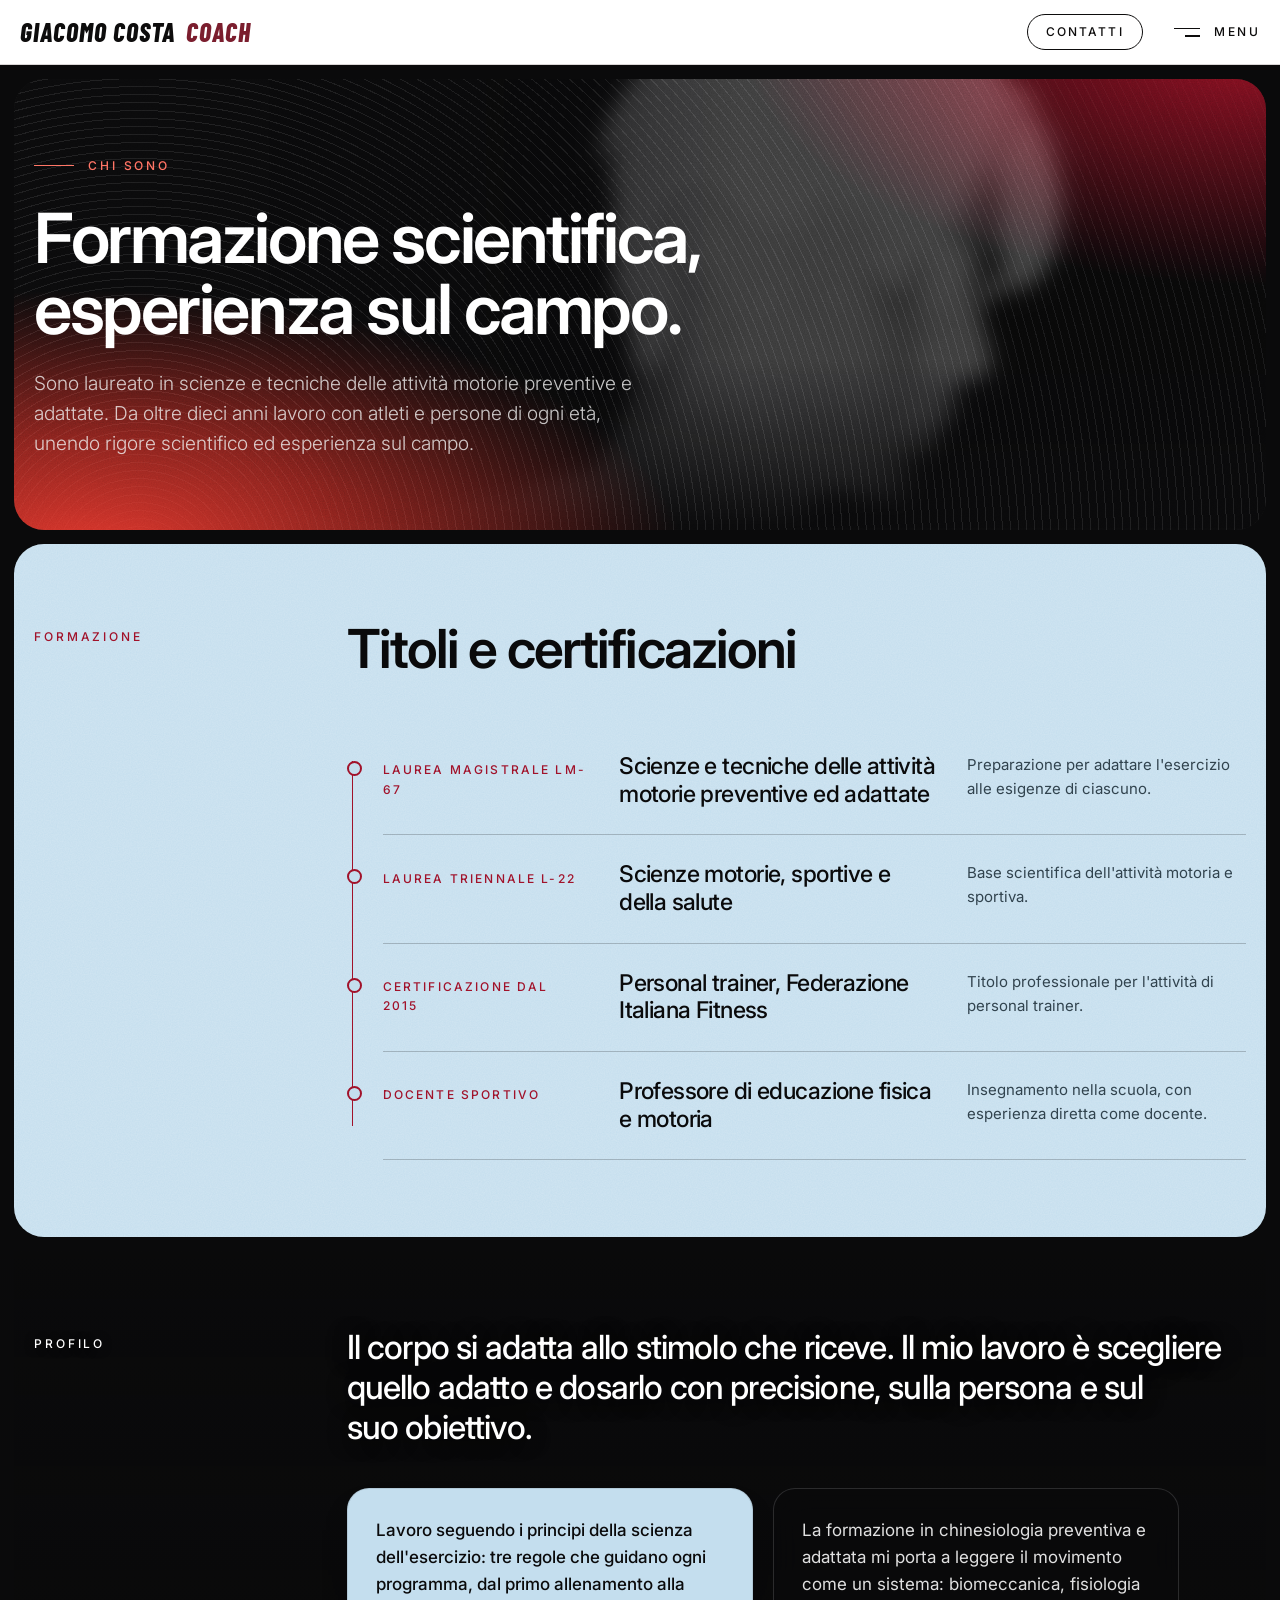
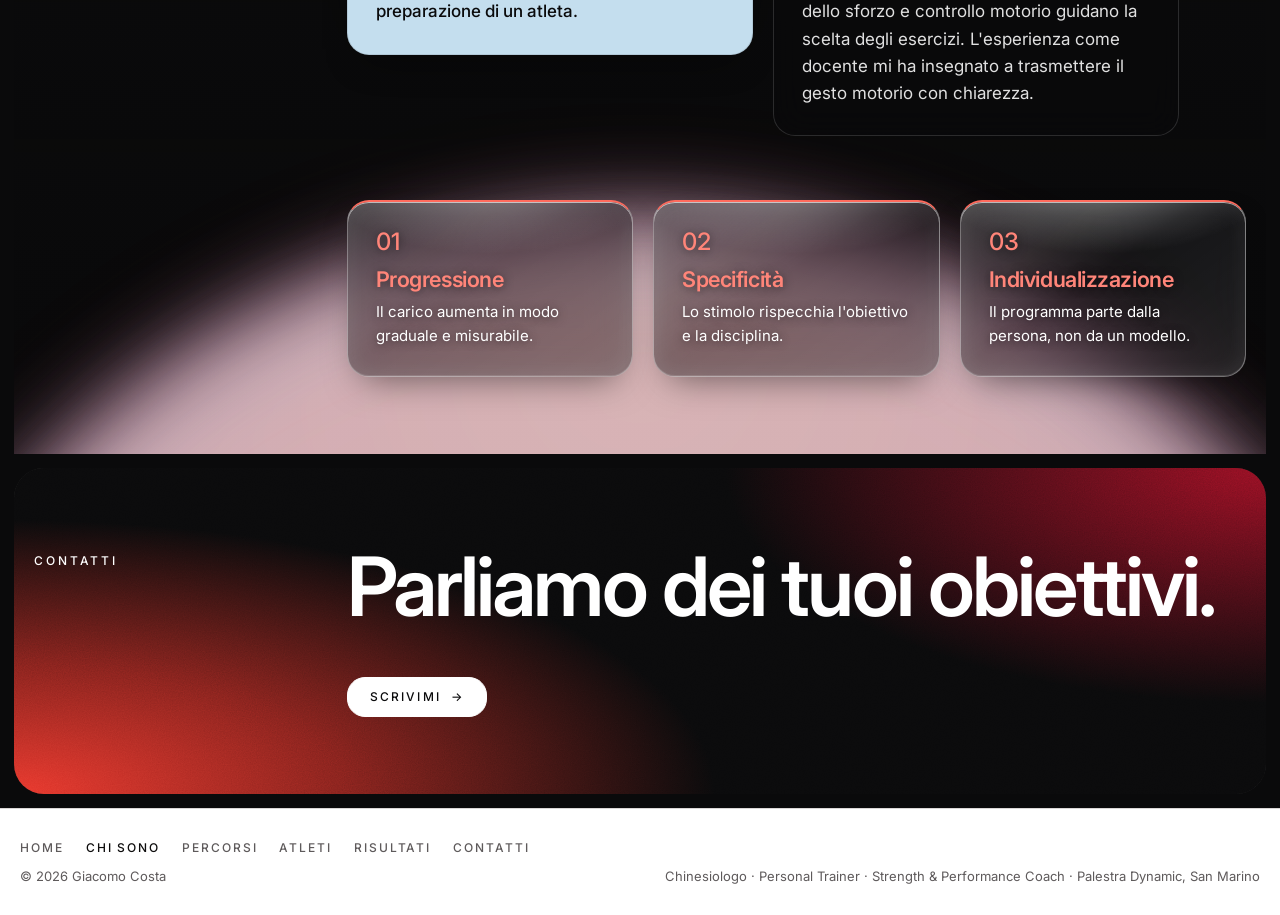
<file: chi-sono.html>
<!doctype html>
<html lang="it">
<head>
<meta charset="utf-8">
<meta name="viewport" content="width=device-width, initial-scale=1, viewport-fit=cover">
<title>Chi sono | Giacomo Costa</title>
<meta name="description" content="Formazione, titoli e approccio di Giacomo Costa, chinesiologo e performance coach.">
<meta name="theme-color" content="#0D0C0C">
<meta property="og:title" content="Chi sono | Giacomo Costa">
<meta property="og:description" content="Formazione, titoli e approccio di Giacomo Costa, chinesiologo e performance coach.">
<meta property="og:type" content="website">
<meta property="og:locale" content="it_IT">
<meta property="og:site_name" content="Giacomo Costa Coach">
<meta property="og:image" content="https://giacomocostacoach.it/assets/og.jpg">
<meta property="og:image:type" content="image/jpeg">
<meta property="og:image:width" content="1200">
<meta property="og:image:height" content="630">
<meta property="og:image:alt" content="Giacomo Costa, chinesiologo e performance coach, durante uno squat con il bilanciere">
<meta name="twitter:card" content="summary_large_image">
<meta name="twitter:image" content="https://giacomocostacoach.it/assets/og.jpg">
<meta property="og:url" content="https://giacomocostacoach.it/chi-sono.html">
<link rel="canonical" href="https://giacomocostacoach.it/chi-sono.html">

<link rel="icon" href="favicon.ico" sizes="48x48">
<link rel="icon" href="icon-96.png" type="image/png" sizes="96x96">
<link rel="icon" href="assets/favicon.svg" type="image/svg+xml">
<link rel="apple-touch-icon" href="apple-touch-icon.png">
<link rel="preconnect" href="https://fonts.googleapis.com"><link rel="preconnect" href="https://fonts.gstatic.com" crossorigin><link rel="stylesheet" href="https://fonts.googleapis.com/css2?family=Inter:ital,opsz,wght@0,14..32,300..700;1,14..32,400&family=Barlow+Condensed:ital,wght@1,800&display=swap">
<link rel="stylesheet" href="style.css">
</head>
<body>
<header class="top">
  <div class="wrap">
    <a class="mark" href="index.html" aria-label="Giacomo Costa Coach, home">Giacomo Costa <span>Coach</span></a>
    <div class="tools">
      <a class="btn" href="contatti.html">Contatti</a>
      <button class="menu-btn" id="menu-btn" type="button" aria-expanded="false" aria-controls="drawer"><span class="bars" aria-hidden="true"></span>Menu</button>
    </div>
  </div>
</header>
<div class="scrim" id="scrim"></div>
<aside class="drawer" id="drawer" aria-label="Menu principale" aria-hidden="true">
  <div class="drawer-head">
    <a class="mark" href="index.html" aria-label="Giacomo Costa Coach, home">Giacomo Costa <span>Coach</span></a>
    <button class="drawer-close" id="drawer-close" type="button"><span aria-hidden="true"></span>Chiudi</button>
  </div>
  <nav aria-label="Pagine del sito"><ul><li style="--n:0"><a href="index.html">Home<small>Inizio</small></a></li><li style="--n:1"><a href="chi-sono.html" aria-current="page">Chi sono<small>Profilo e titoli</small></a></li><li style="--n:2"><a href="percorsi.html">Percorsi<small>Obiettivi e metodo</small></a></li><li style="--n:3"><a href="atleti.html">Atleti<small>Performance e rientro</small></a></li><li style="--n:4"><a href="risultati.html">Risultati<small>Casi seguiti</small></a></li><li style="--n:5"><a href="contatti.html">Contatti<small>Scrivimi</small></a></li></ul></nav>
  <div class="reach">
    <a href="mailto:info@giacomocostacoach.it">info@giacomocostacoach.it</a>
    <a href="https://www.instagram.com/giacomo.costa_/" target="_blank" rel="noopener">@giacomo.costa_</a>
  </div>
</aside>
<main id="top" class="sport hm">
  <section class="hero phead has-bg">
    <div class="phead-photo" aria-hidden="true"><img src="assets/ritratto.jpg" alt="" width="1000" height="1000" decoding="async"></div><div class="wrap">
      <div class="hero-copy">
        <p class="eyebrow">Chi sono</p>
        <h1 class="h1">Formazione scientifica, esperienza sul campo.</h1>
        <p class="lede">Sono laureato in scienze e tecniche delle attività motorie preventive e adattate. Da oltre dieci anni lavoro con atleti e persone di ogni età, unendo rigore scientifico ed esperienza sul campo.</p>
      </div>
    </div>
  </section>

  <section class="sec">
    <div class="wrap">
      <div class="grid">
        <p class="label">Formazione</p>
        <div class="body">
          <h2 class="h2">Titoli e certificazioni</h2>
          <div class="rows tl">
            <div class="r">
              <p class="k">Laurea magistrale LM-67</p>
              <p class="t">Scienze e tecniche delle attività motorie preventive ed adattate</p>
              <p class="n">Preparazione per adattare l'esercizio alle esigenze di ciascuno.</p>
            </div>
            <div class="r">
              <p class="k">Laurea triennale L-22</p>
              <p class="t">Scienze motorie, sportive e della salute</p>
              <p class="n">Base scientifica dell'attività motoria e sportiva.</p>
            </div>
            <div class="r">
              <p class="k">Certificazione dal 2015</p>
              <p class="t">Personal trainer, Federazione Italiana Fitness</p>
              <p class="n">Titolo professionale per l'attività di personal trainer.</p>
            </div>
            <div class="r">
              <p class="k">Docente sportivo</p>
              <p class="t">Professore di educazione fisica e motoria</p>
              <p class="n">Insegnamento nella scuola, con esperienza diretta come docente.</p>
            </div>
          </div>
        </div>
      </div>
    </div>
  </section>

  <section class="sec stone sec-hz"><div class="hz" aria-hidden="true"><i class="b"></i><i class="r"></i><i class="w"></i></div>
    <div class="wrap">
      <div class="grid">
        <p class="label">Profilo</p>
        <div class="body">
          <h2 class="lead">Il corpo si adatta allo stimolo che riceve. Il mio lavoro è scegliere quello adatto e dosarlo con precisione, sulla persona e sul suo obiettivo.</h2>
          <div class="cols">
            <p>Lavoro seguendo i principi della scienza dell'esercizio: tre regole che guidano ogni programma, dal primo allenamento alla preparazione di un atleta.</p>
            <p>La formazione in chinesiologia preventiva e adattata mi porta a leggere il movimento come un sistema: biomeccanica, fisiologia dello sforzo e controllo motorio guidano la scelta degli esercizi. L'esperienza come docente mi ha insegnato a trasmettere il gesto motorio con chiarezza.</p>
          </div>
          <div class="pillars">
            <div class="pillar" style="--k:0"><b>01</b><h3>Progressione</h3><p>Il carico aumenta in modo graduale e misurabile.</p></div>
            <div class="pillar" style="--k:1"><b>02</b><h3>Specificità</h3><p>Lo stimolo rispecchia l'obiettivo e la disciplina.</p></div>
            <div class="pillar" style="--k:2"><b>03</b><h3>Individualizzazione</h3><p>Il programma parte dalla persona, non da un modello.</p></div>
          </div>
        </div>
      </div>
    </div>
  </section>

  <section class="sec">
    <div class="wrap">
      <div class="grid">
        <p class="label">Contatti</p>
        <div class="body">
          <h2 class="big">Parliamo dei tuoi <em>obiettivi</em>.</h2>
          <div class="cta-row">
            <a class="btn solid" href="contatti.html">Scrivimi</a>
            
          </div>
        </div>
      </div>
    </div>
  </section>
</main>
<footer>
  <div class="wrap">
    <div class="foot-top"><ul class="flinks"><li><a href="index.html">Home</a></li><li><a href="chi-sono.html" aria-current="page">Chi sono</a></li><li><a href="percorsi.html">Percorsi</a></li><li><a href="atleti.html">Atleti</a></li><li><a href="risultati.html">Risultati</a></li><li><a href="contatti.html">Contatti</a></li></ul></div>
    <div class="foot-bot">
      <span>© 2026 Giacomo Costa</span>
      <span>Chinesiologo · Personal Trainer · Strength &amp; Performance Coach · Palestra Dynamic, San Marino</span>
    </div>
  </div>
</footer>
<button class="totop" id="totop" type="button" aria-label="Torna all'inizio della pagina">
  <svg viewBox="0 0 44 44" aria-hidden="true">
    <circle class="trk" cx="22" cy="22" r="20"/>
    <circle class="prg" cx="22" cy="22" r="20" pathLength="1"/>
    <path class="arw" d="M22 29V15M15 21l7-7 7 7"/>
  </svg>
</button>
<script src="site.js"></script>
</body>
</html>
</file>
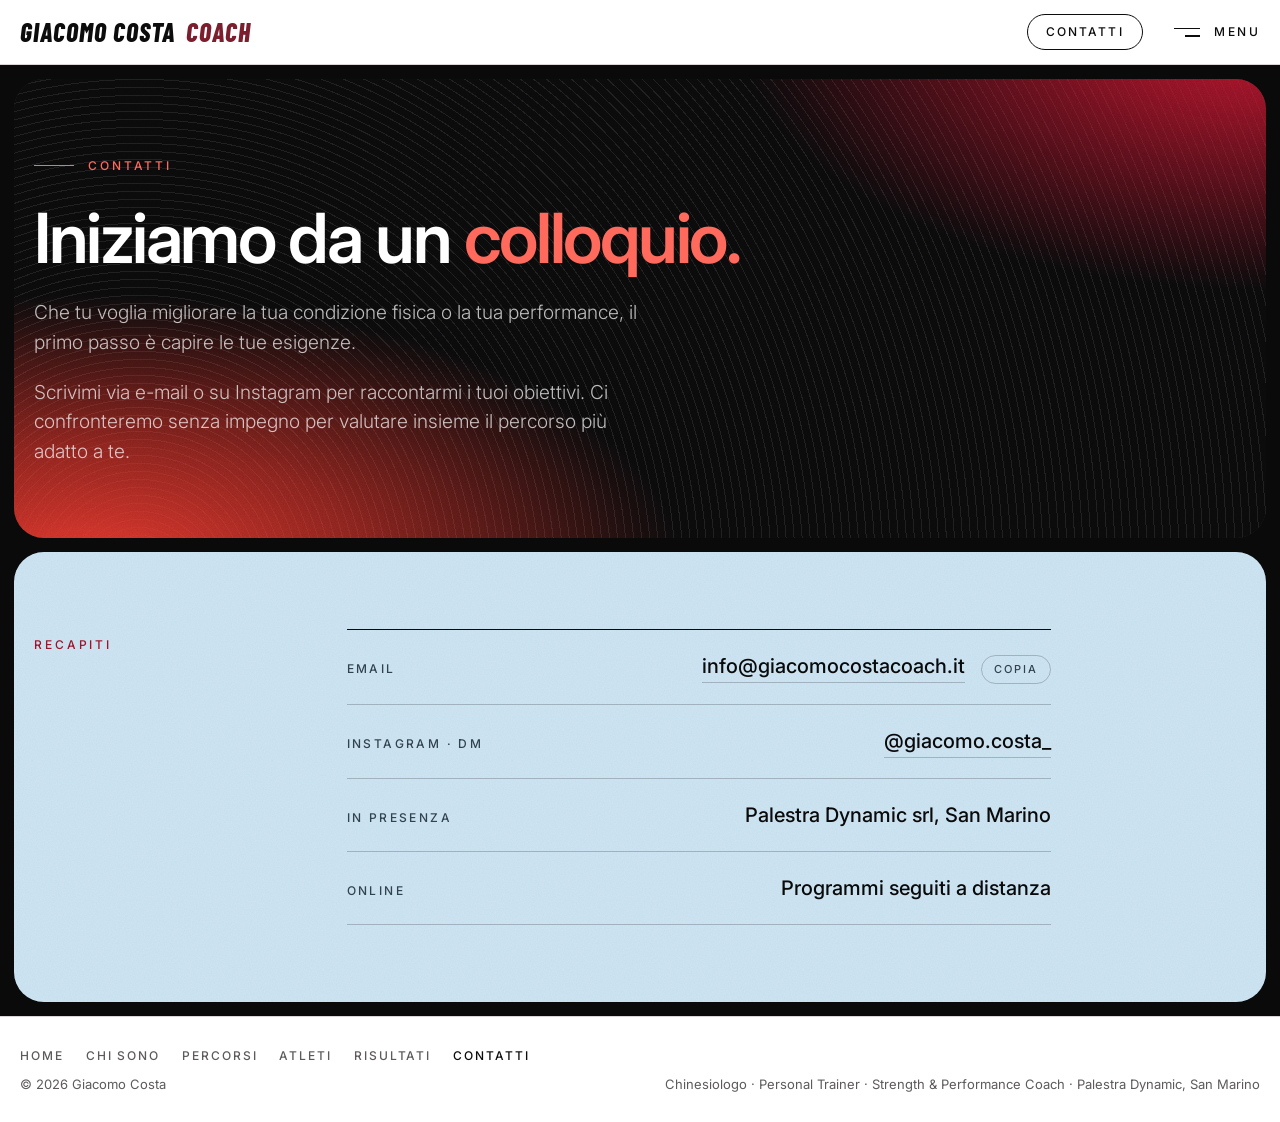
<file: contatti.html>
<!doctype html>
<html lang="it">
<head>
<meta charset="utf-8">
<meta name="viewport" content="width=device-width, initial-scale=1, viewport-fit=cover">
<title>Contatti | Giacomo Costa, Palestra Dynamic San Marino</title>
<meta name="description" content="Contatta Giacomo Costa per un primo colloquio gratuito: email e Instagram. Si riceve alla palestra Dynamic srl di San Marino.">
<meta name="theme-color" content="#0D0C0C">
<meta property="og:title" content="Contatti | Giacomo Costa, Palestra Dynamic San Marino">
<meta property="og:description" content="Contatta Giacomo Costa per un primo colloquio gratuito: email e Instagram. Si riceve alla palestra Dynamic srl di San Marino.">
<meta property="og:type" content="website">
<meta property="og:locale" content="it_IT">
<meta property="og:site_name" content="Giacomo Costa Coach">
<meta property="og:image" content="https://giacomocostacoach.it/assets/og.jpg">
<meta property="og:image:type" content="image/jpeg">
<meta property="og:image:width" content="1200">
<meta property="og:image:height" content="630">
<meta property="og:image:alt" content="Giacomo Costa, chinesiologo e performance coach, durante uno squat con il bilanciere">
<meta name="twitter:card" content="summary_large_image">
<meta name="twitter:image" content="https://giacomocostacoach.it/assets/og.jpg">
<meta property="og:url" content="https://giacomocostacoach.it/contatti.html">
<link rel="canonical" href="https://giacomocostacoach.it/contatti.html">

<link rel="icon" href="favicon.ico" sizes="48x48">
<link rel="icon" href="icon-96.png" type="image/png" sizes="96x96">
<link rel="icon" href="assets/favicon.svg" type="image/svg+xml">
<link rel="apple-touch-icon" href="apple-touch-icon.png">
<link rel="preconnect" href="https://fonts.googleapis.com"><link rel="preconnect" href="https://fonts.gstatic.com" crossorigin><link rel="stylesheet" href="https://fonts.googleapis.com/css2?family=Inter:ital,opsz,wght@0,14..32,300..700;1,14..32,400&family=Barlow+Condensed:ital,wght@1,800&display=swap">
<link rel="stylesheet" href="style.css">
</head>
<body>
<header class="top">
  <div class="wrap">
    <a class="mark" href="index.html" aria-label="Giacomo Costa Coach, home">Giacomo Costa <span>Coach</span></a>
    <div class="tools">
      <a class="btn" href="contatti.html">Contatti</a>
      <button class="menu-btn" id="menu-btn" type="button" aria-expanded="false" aria-controls="drawer"><span class="bars" aria-hidden="true"></span>Menu</button>
    </div>
  </div>
</header>
<div class="scrim" id="scrim"></div>
<aside class="drawer" id="drawer" aria-label="Menu principale" aria-hidden="true">
  <div class="drawer-head">
    <a class="mark" href="index.html" aria-label="Giacomo Costa Coach, home">Giacomo Costa <span>Coach</span></a>
    <button class="drawer-close" id="drawer-close" type="button"><span aria-hidden="true"></span>Chiudi</button>
  </div>
  <nav aria-label="Pagine del sito"><ul><li style="--n:0"><a href="index.html">Home<small>Inizio</small></a></li><li style="--n:1"><a href="chi-sono.html">Chi sono<small>Profilo e titoli</small></a></li><li style="--n:2"><a href="percorsi.html">Percorsi<small>Obiettivi e metodo</small></a></li><li style="--n:3"><a href="atleti.html">Atleti<small>Performance e rientro</small></a></li><li style="--n:4"><a href="risultati.html">Risultati<small>Casi seguiti</small></a></li><li style="--n:5"><a href="contatti.html" aria-current="page">Contatti<small>Scrivimi</small></a></li></ul></nav>
  <div class="reach">
    <a href="mailto:info@giacomocostacoach.it">info@giacomocostacoach.it</a>
    <a href="https://www.instagram.com/giacomo.costa_/" target="_blank" rel="noopener">@giacomo.costa_</a>
  </div>
</aside>
<main id="top" class="sport hm">
  <section class="hero phead">
    <div class="wrap">
      <div class="hero-copy">
        <p class="eyebrow">Contatti</p>
        <h1 class="h1">Iniziamo da un <em>colloquio</em>.</h1>
        <p class="lede">Che tu voglia migliorare la tua condizione fisica o la tua performance, il primo passo è capire le tue esigenze.</p><p class="lede">Scrivimi via e-mail o su Instagram per raccontarmi i tuoi obiettivi. Ci confronteremo senza impegno per valutare insieme il percorso più adatto a te.</p>
      </div>
    </div>
  </section>

  <section class="sec">
    <div class="wrap">
      <div class="grid">
        <p class="label">Recapiti</p>
        <div class="body">
          <dl class="contacts">
            <div class="c"><dt>Email</dt><dd><a href="mailto:info@giacomocostacoach.it">info@giacomocostacoach.it</a><button type="button" class="copy" id="copy-email" data-copy="info@giacomocostacoach.it">Copia</button></dd></div>
            <div class="c"><dt>Instagram · DM</dt><dd><a href="https://www.instagram.com/giacomo.costa_/" target="_blank" rel="noopener">@giacomo.costa_</a></dd></div>
            <div class="c"><dt>In presenza</dt><dd>Palestra Dynamic srl, San Marino</dd></div>
            <div class="c"><dt>Online</dt><dd>Programmi seguiti a distanza</dd></div>
          </dl>
        </div>
      </div>
    </div>
  </section>
</main>
<footer>
  <div class="wrap">
    <div class="foot-top"><ul class="flinks"><li><a href="index.html">Home</a></li><li><a href="chi-sono.html">Chi sono</a></li><li><a href="percorsi.html">Percorsi</a></li><li><a href="atleti.html">Atleti</a></li><li><a href="risultati.html">Risultati</a></li><li><a href="contatti.html" aria-current="page">Contatti</a></li></ul></div>
    <div class="foot-bot">
      <span>© 2026 Giacomo Costa</span>
      <span>Chinesiologo · Personal Trainer · Strength &amp; Performance Coach · Palestra Dynamic, San Marino</span>
    </div>
  </div>
</footer>
<button class="totop" id="totop" type="button" aria-label="Torna all'inizio della pagina">
  <svg viewBox="0 0 44 44" aria-hidden="true">
    <circle class="trk" cx="22" cy="22" r="20"/>
    <circle class="prg" cx="22" cy="22" r="20" pathLength="1"/>
    <path class="arw" d="M22 29V15M15 21l7-7 7 7"/>
  </svg>
</button>
<script src="site.js"></script>
</body>
</html>
</file>
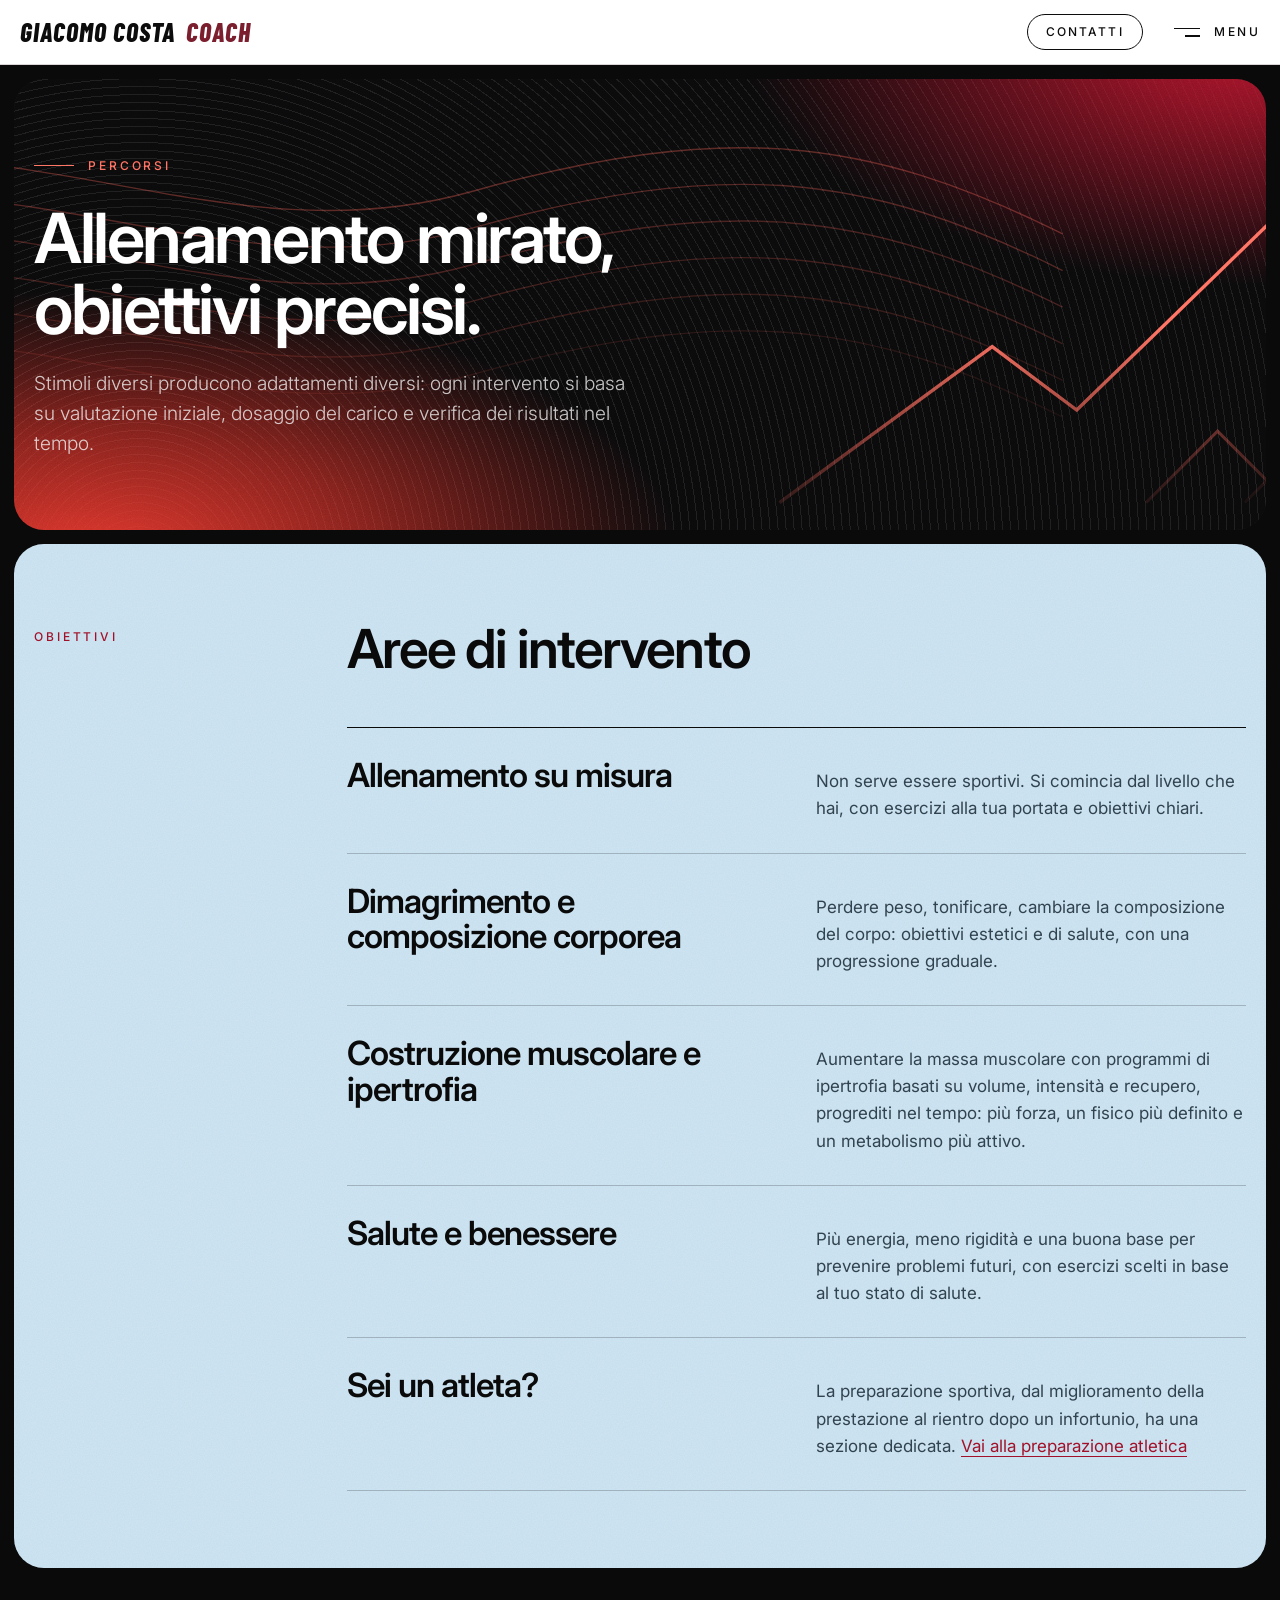
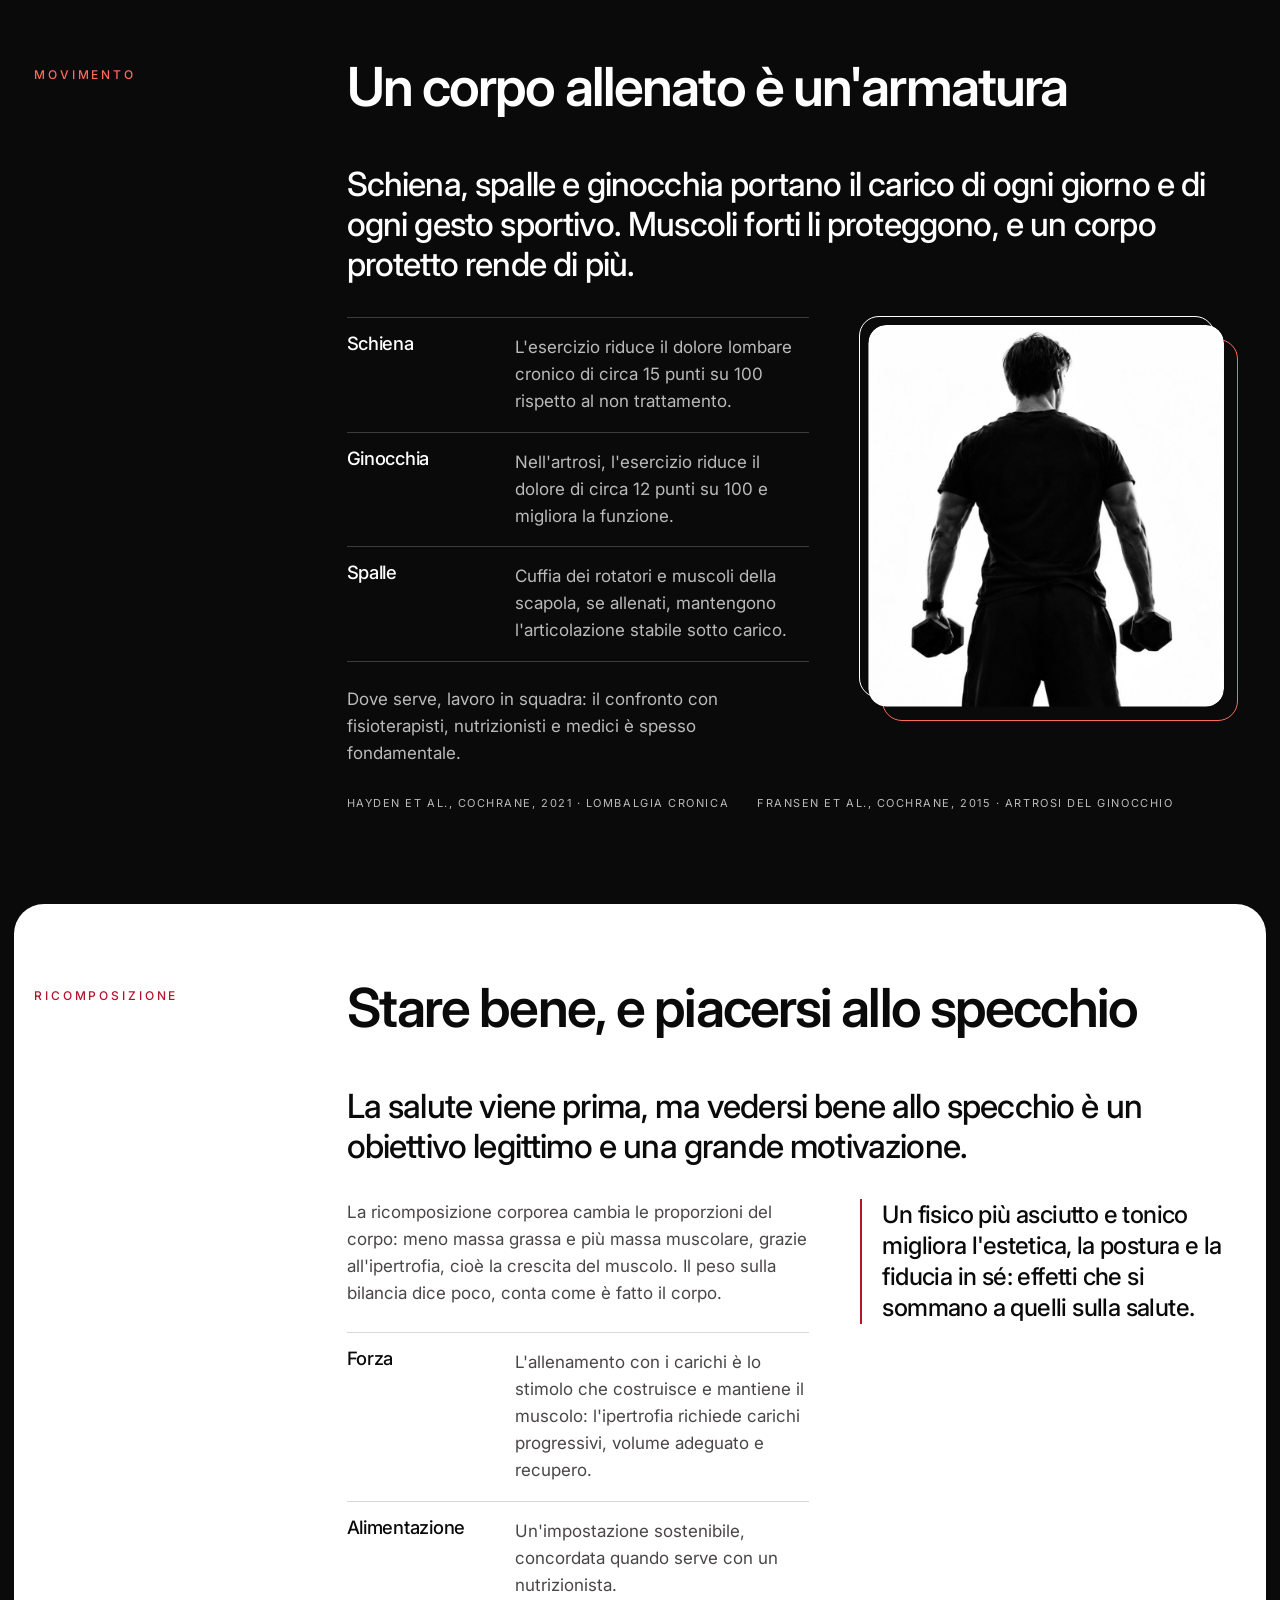
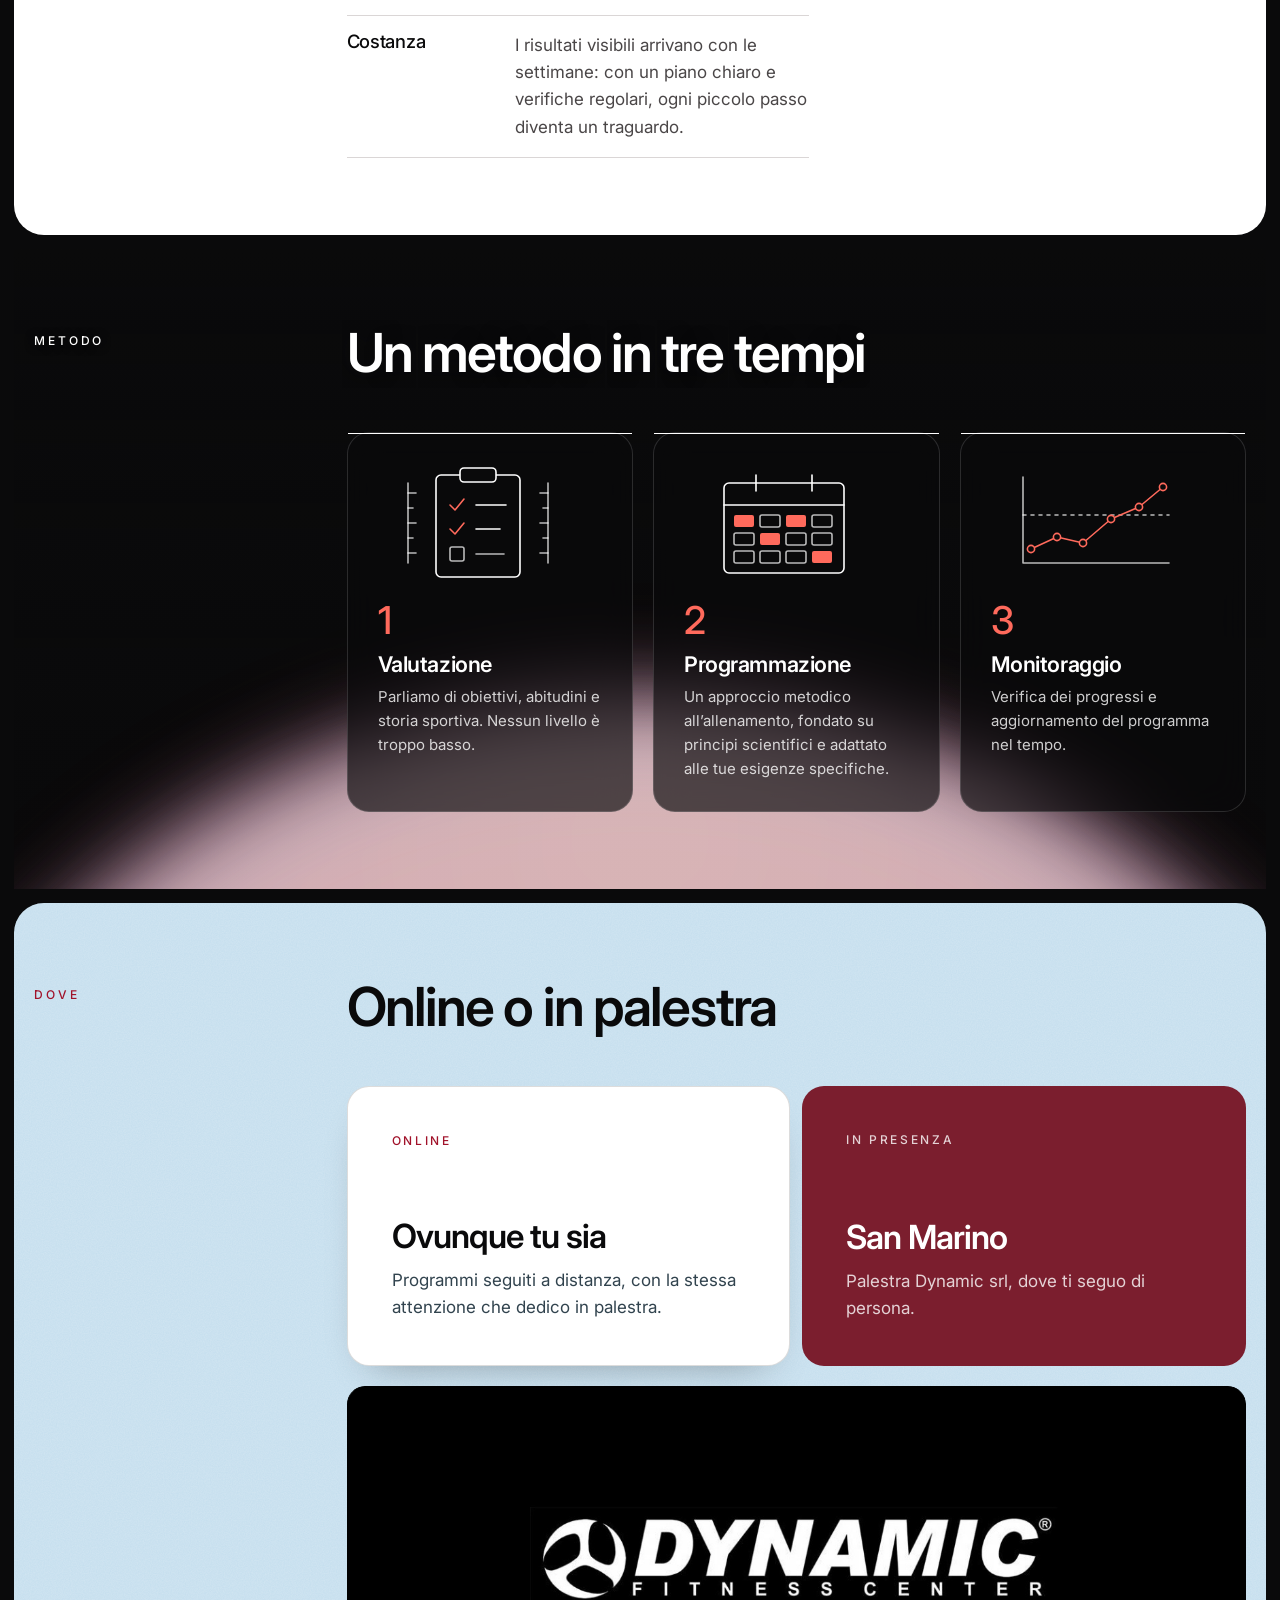
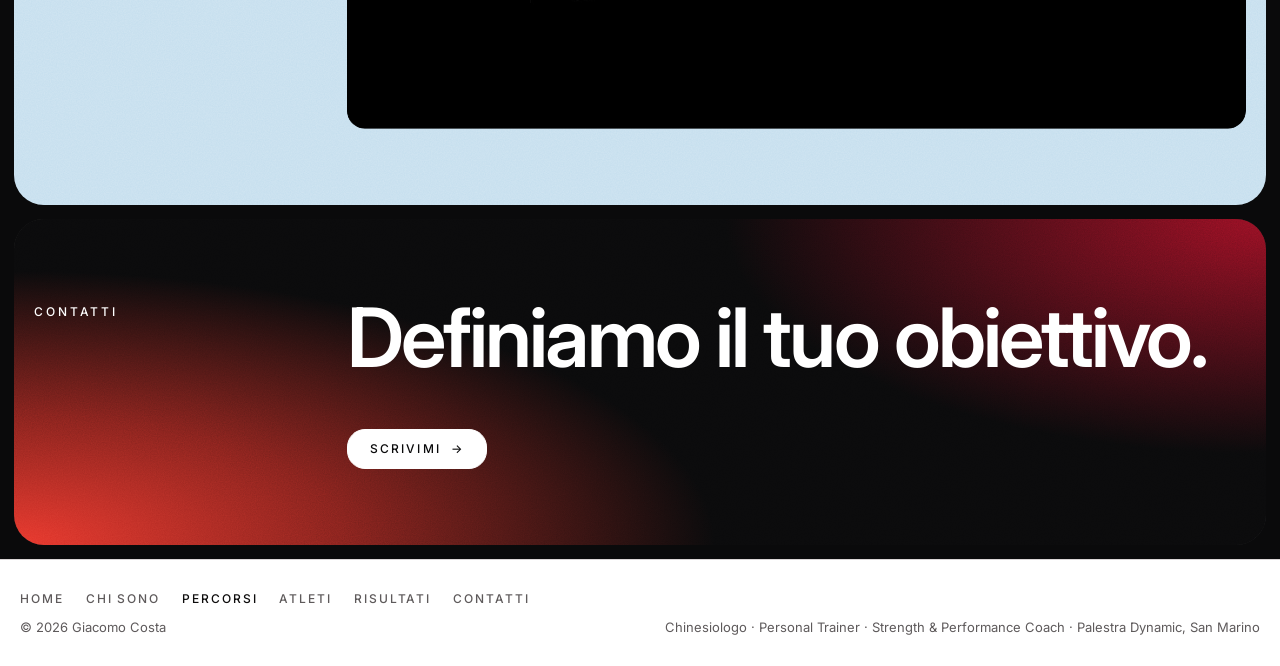
<file: percorsi.html>
<!doctype html>
<html lang="it">
<head>
<meta charset="utf-8">
<meta name="viewport" content="width=device-width, initial-scale=1, viewport-fit=cover">
<title>Percorsi di allenamento | Giacomo Costa, San Marino</title>
<meta name="description" content="Allenamento personalizzato per ricomposizione corporea, salute e benessere, online o in presenza alla palestra Dynamic srl di San Marino.">
<meta name="theme-color" content="#0D0C0C">
<meta property="og:title" content="Percorsi di allenamento | Giacomo Costa, San Marino">
<meta property="og:description" content="Allenamento personalizzato per ricomposizione corporea, salute e benessere, online o in presenza alla palestra Dynamic srl di San Marino.">
<meta property="og:type" content="website">
<meta property="og:locale" content="it_IT">
<meta property="og:site_name" content="Giacomo Costa Coach">
<meta property="og:image" content="https://giacomocostacoach.it/assets/og.jpg">
<meta property="og:image:type" content="image/jpeg">
<meta property="og:image:width" content="1200">
<meta property="og:image:height" content="630">
<meta property="og:image:alt" content="Giacomo Costa, chinesiologo e performance coach, durante uno squat con il bilanciere">
<meta name="twitter:card" content="summary_large_image">
<meta name="twitter:image" content="https://giacomocostacoach.it/assets/og.jpg">
<meta property="og:url" content="https://giacomocostacoach.it/percorsi.html">
<link rel="canonical" href="https://giacomocostacoach.it/percorsi.html">

<link rel="icon" href="favicon.ico" sizes="48x48">
<link rel="icon" href="icon-96.png" type="image/png" sizes="96x96">
<link rel="icon" href="assets/favicon.svg" type="image/svg+xml">
<link rel="apple-touch-icon" href="apple-touch-icon.png">
<link rel="preconnect" href="https://fonts.googleapis.com"><link rel="preconnect" href="https://fonts.gstatic.com" crossorigin><link rel="stylesheet" href="https://fonts.googleapis.com/css2?family=Inter:ital,opsz,wght@0,14..32,300..700;1,14..32,400&family=Barlow+Condensed:ital,wght@1,800&display=swap">
<link rel="stylesheet" href="style.css">
</head>
<body>
<header class="top">
  <div class="wrap">
    <a class="mark" href="index.html" aria-label="Giacomo Costa Coach, home">Giacomo Costa <span>Coach</span></a>
    <div class="tools">
      <a class="btn" href="contatti.html">Contatti</a>
      <button class="menu-btn" id="menu-btn" type="button" aria-expanded="false" aria-controls="drawer"><span class="bars" aria-hidden="true"></span>Menu</button>
    </div>
  </div>
</header>
<div class="scrim" id="scrim"></div>
<aside class="drawer" id="drawer" aria-label="Menu principale" aria-hidden="true">
  <div class="drawer-head">
    <a class="mark" href="index.html" aria-label="Giacomo Costa Coach, home">Giacomo Costa <span>Coach</span></a>
    <button class="drawer-close" id="drawer-close" type="button"><span aria-hidden="true"></span>Chiudi</button>
  </div>
  <nav aria-label="Pagine del sito"><ul><li style="--n:0"><a href="index.html">Home<small>Inizio</small></a></li><li style="--n:1"><a href="chi-sono.html">Chi sono<small>Profilo e titoli</small></a></li><li style="--n:2"><a href="percorsi.html" aria-current="page">Percorsi<small>Obiettivi e metodo</small></a></li><li style="--n:3"><a href="atleti.html">Atleti<small>Performance e rientro</small></a></li><li style="--n:4"><a href="risultati.html">Risultati<small>Casi seguiti</small></a></li><li style="--n:5"><a href="contatti.html">Contatti<small>Scrivimi</small></a></li></ul></nav>
  <div class="reach">
    <a href="mailto:info@giacomocostacoach.it">info@giacomocostacoach.it</a>
    <a href="https://www.instagram.com/giacomo.costa_/" target="_blank" rel="noopener">@giacomo.costa_</a>
  </div>
</aside>
<main id="top" class="sport hm">
  <section class="hero phead has-bg">
    <svg class="pane-bg phead-bg" viewBox="0 0 1200 320" preserveAspectRatio="xMidYMid slice" aria-hidden="true" focusable="false">
      <g class="waves"><path class="w" style="--o:0.34" d="M-40 70 C 160 20, 300 130, 480 80 S 760 40, 900 110"/><path class="w" style="--o:0.3" d="M-40 96 C 160 46, 300 156, 480 106 S 760 66, 900 136"/><path class="w" style="--o:0.26" d="M-40 122 C 160 72, 300 182, 480 132 S 760 92, 900 162"/><path class="w" style="--o:0.22" d="M-40 148 C 160 98, 300 208, 480 158 S 760 118, 900 188"/><path class="w" style="--o:0.18" d="M-40 174 C 160 124, 300 234, 480 184 S 760 144, 900 214"/><path class="w" style="--o:0.14" d="M-40 200 C 160 150, 300 260, 480 210 S 760 170, 900 240"/></g>
      <g class="slash"><path class="peak" pathLength="1" d="M700 300 L850 190 L910 235 L1080 70 L1200 150"/>
      <path class="chev" d="M960 300 L1010 250 L1060 300"/><path class="chev" style="opacity:.4" d="M1030 300 L1080 250 L1130 300"/>
      <path class="tip" d="M1080 62 l8 8 l-8 8 l-8 -8 z"/></g>
    </svg><div class="wrap">
      <div class="hero-copy">
        <p class="eyebrow">Percorsi</p>
        <h1 class="h1">Allenamento mirato, obiettivi precisi.</h1>
        <p class="lede">Stimoli diversi producono adattamenti diversi: ogni intervento si basa su valutazione iniziale, dosaggio del carico e verifica dei risultati nel tempo.</p>
      </div>
    </div>
  </section>

  <section class="sec">
    <div class="wrap">
      <div class="grid">
        <p class="label">Obiettivi</p>
        <div class="body">
          <h2 class="h2">Aree di intervento</h2>
          <div class="svc-list">
            <div class="svc">
              <h3>Allenamento su misura</h3>
              <p>Non serve essere sportivi. Si comincia dal livello che hai, con esercizi alla tua portata e obiettivi chiari.</p>
            </div>
            <div class="svc">
              <h3>Dimagrimento e composizione corporea</h3>
              <p>Perdere peso, tonificare, cambiare la composizione del corpo: obiettivi estetici e di salute, con una progressione graduale.</p>
            </div>
            <div class="svc">
              <h3>Costruzione muscolare e ipertrofia</h3>
              <p>Aumentare la massa muscolare con programmi di ipertrofia basati su volume, intensità e recupero, progrediti nel tempo: più forza, un fisico più definito e un metabolismo più attivo.</p>
            </div>
            <div class="svc">
              <h3>Salute e benessere</h3>
              <p>Più energia, meno rigidità e una buona base per prevenire problemi futuri, con esercizi scelti in base al tuo stato di salute.</p>
            </div>
            <div class="svc">
              <h3>Sei un atleta?</h3>
              <p>La preparazione sportiva, dal miglioramento della prestazione al rientro dopo un infortunio, ha una sezione dedicata. <a class="inl" href="atleti.html">Vai alla preparazione atletica</a></p>
            </div>
          </div>
        </div>
      </div>
    </div>
  </section>

  <section class="sec stone">
    <div class="wrap">
      <div class="grid">
        <p class="label">Movimento</p>
        <div class="body">
          <h2 class="h2">Un corpo allenato è un'armatura</h2>
          <p class="mov-lead">Schiena, spalle e ginocchia portano il carico di ogni giorno e di ogni gesto sportivo. Muscoli forti li proteggono, e un corpo protetto rende di più.</p>
          <div class="mov">
            <div class="mov-txt">
              <ul class="plates">
                <li><b>Schiena</b><span>L'esercizio riduce il dolore lombare cronico di circa 15 punti su 100 rispetto al non trattamento.</span></li>
                <li><b>Ginocchia</b><span>Nell'artrosi, l'esercizio riduce il dolore di circa 12 punti su 100 e migliora la funzione.</span></li>
                <li><b>Spalle</b><span>Cuffia dei rotatori e muscoli della scapola, se allenati, mantengono l'articolazione stabile sotto carico.</span></li>
              </ul>
              <p>Dove serve, lavoro in squadra: il confronto con fisioterapisti, nutrizionisti e medici è spesso fondamentale.</p>
            </div>
            <div class="frame-wrap"><figure class="armphoto">
              <img src="assets/schiena.jpg" alt="Giacomo Costa di spalle con due manubri, in controluce" width="900" height="966" loading="lazy" decoding="async">
            </figure></div>
          </div>
          <ul class="refs">
            <li>Hayden et al., Cochrane, 2021 · Lombalgia cronica</li>
            <li>Fransen et al., Cochrane, 2015 · Artrosi del ginocchio</li>
          </ul>
        </div>
      </div>
    </div>
  </section>

  <section class="sec">
    <div class="wrap">
      <div class="grid">
        <p class="label">Ricomposizione</p>
        <div class="body">
          <h2 class="h2">Stare bene, e piacersi allo specchio</h2>
          <p class="mov-lead">La salute viene prima, ma vedersi bene allo specchio è un obiettivo legittimo e una grande motivazione.</p>
          <div class="mov">
            <div class="mov-txt">
              <p>La ricomposizione corporea cambia le proporzioni del corpo: meno massa grassa e più massa muscolare, grazie all'ipertrofia, cioè la crescita del muscolo. Il peso sulla bilancia dice poco, conta come è fatto il corpo.</p>
              <ul class="plates">
                <li><b>Forza</b><span>L'allenamento con i carichi è lo stimolo che costruisce e mantiene il muscolo: l'ipertrofia richiede carichi progressivi, volume adeguato e recupero.</span></li>
                <li><b>Alimentazione</b><span>Un'impostazione sostenibile, concordata quando serve con un nutrizionista.</span></li>
                <li><b>Costanza</b><span>I risultati visibili arrivano con le settimane: con un piano chiaro e verifiche regolari, ogni piccolo passo diventa un traguardo.</span></li>
              </ul>
            </div>
            <p class="mov-side">Un fisico più asciutto e tonico migliora l'estetica, la postura e la fiducia in sé: effetti che si sommano a quelli sulla salute.</p>
          </div>
        </div>
      </div>
    </div>
  </section>

  <section class="sec sec-hz"><div class="hz" aria-hidden="true"><i class="b"></i><i class="r"></i><i class="w"></i></div>
    <div class="wrap">
      <div class="grid">
        <p class="label">Metodo</p>
        <div class="body">
          <h2 class="h2">Un metodo in tre tempi</h2>
          <div class="steps">
            <div class="step">
              <svg class="ill" viewBox="0 0 200 120" aria-hidden="true">
                <path class="il im" d="M30 20V100M170 20V100"/>
                <path class="il im" d="M30 30h8"/><path class="il im" d="M30 45h5"/><path class="il im" d="M30 60h8"/><path class="il im" d="M30 75h5"/><path class="il im" d="M30 90h8"/><path class="il im" d="M170 30h-8"/><path class="il im" d="M170 45h-5"/><path class="il im" d="M170 60h-8"/><path class="il im" d="M170 75h-5"/><path class="il im" d="M170 90h-8"/>
                <rect class="il dr" pathLength="1" x="58" y="12" width="84" height="102" rx="5"/>
                <rect class="il ifp" x="82" y="5" width="36" height="14" rx="4"/>
                <path class="il ia dr" pathLength="1" d="M72 42l5 5 9-11"/>
                <path class="il dr" pathLength="1" d="M98 42h30"/>
                <path class="il ia dr" pathLength="1" d="M72 66l5 5 9-11"/>
                <path class="il dr" pathLength="1" d="M98 66h24"/>
                <rect class="il im" x="72" y="84" width="14" height="14" rx="2"/>
                <path class="il im" d="M98 91h28"/>
              </svg>
              <b>1</b>
              <h3>Valutazione</h3>
              <p>Parliamo di obiettivi, abitudini e storia sportiva. Nessun livello è troppo basso.</p>
            </div>
            <div class="step">
              <svg class="ill" viewBox="0 0 200 120" aria-hidden="true">
                <rect class="il dr" pathLength="1" x="40" y="20" width="120" height="90" rx="5"/>
                <path class="il" d="M40 42H160M72 12V28M128 12V28"/>
                <rect class="ifa" x="50" y="52" width="20" height="12" rx="2"/><rect class="il im" x="76" y="52" width="20" height="12" rx="2"/><rect class="ifa" x="102" y="52" width="20" height="12" rx="2"/><rect class="il im" x="128" y="52" width="20" height="12" rx="2"/><rect class="il im" x="50" y="70" width="20" height="12" rx="2"/><rect class="ifa" x="76" y="70" width="20" height="12" rx="2"/><rect class="il im" x="102" y="70" width="20" height="12" rx="2"/><rect class="il im" x="128" y="70" width="20" height="12" rx="2"/><rect class="il im" x="50" y="88" width="20" height="12" rx="2"/><rect class="il im" x="76" y="88" width="20" height="12" rx="2"/><rect class="il im" x="102" y="88" width="20" height="12" rx="2"/><rect class="ifa" x="128" y="88" width="20" height="12" rx="2"/>
              </svg>
              <b>2</b>
              <h3>Programmazione</h3>
              <p>Un approccio metodico all’allenamento, fondato su principi scientifici e adattato alle tue esigenze specifiche.</p>
            </div>
            <div class="step">
              <svg class="ill" viewBox="0 0 200 120" aria-hidden="true">
                <path class="il im" d="M32 14V100H178"/>
                <path class="il im" stroke-dasharray="3 5" d="M32 52H178"/>
                <polyline class="il ia dr" pathLength="1" points="40,86 66,74 92,80 120,56 148,44 172,24"/>
                <circle class="il ia ifp" cx="40" cy="86" r="3.6"/><circle class="il ia ifp" cx="66" cy="74" r="3.6"/><circle class="il ia ifp" cx="92" cy="80" r="3.6"/><circle class="il ia ifp" cx="120" cy="56" r="3.6"/><circle class="il ia ifp" cx="148" cy="44" r="3.6"/><circle class="il ia ifp" cx="172" cy="24" r="3.6"/>
              </svg>
              <b>3</b>
              <h3>Monitoraggio</h3>
              <p>Verifica dei progressi e aggiornamento del programma nel tempo.</p>
            </div>
          </div>
        </div>
      </div>
    </div>
  </section>

  <section class="sec">
    <div class="wrap">
      <div class="grid">
        <p class="label">Dove</p>
        <div class="body">
          <h2 class="h2">Online o in palestra</h2>
          <div class="where">
            <div class="pane a">
              <small>Online</small>
              <div>
                <h3>Ovunque tu sia</h3>
                <p>Programmi seguiti a distanza, con la stessa attenzione che dedico in palestra.</p>
              </div>
            </div>
            <div class="pane b">
              <small>In presenza</small>
              <div>
                <h3>San Marino</h3>
                <p>Palestra Dynamic srl, dove ti seguo di persona.</p>
              </div>
            </div>
          </div>
          <figure class="slot wide" data-slot="palestra">
            <img src="assets/dynamic.jpg" alt="Palestra Dynamic Fitness Center, San Marino" width="784" height="395" loading="lazy" decoding="async">
          </figure>
        </div>
      </div>
    </div>
  </section>

  <section class="sec">
    <div class="wrap">
      <div class="grid">
        <p class="label">Contatti</p>
        <div class="body">
          <h2 class="big">Definiamo il tuo <em>obiettivo</em>.</h2>
          <div class="cta-row">
            <a class="btn solid" href="contatti.html">Scrivimi</a>
            
          </div>
        </div>
      </div>
    </div>
  </section>
</main>
<footer>
  <div class="wrap">
    <div class="foot-top"><ul class="flinks"><li><a href="index.html">Home</a></li><li><a href="chi-sono.html">Chi sono</a></li><li><a href="percorsi.html" aria-current="page">Percorsi</a></li><li><a href="atleti.html">Atleti</a></li><li><a href="risultati.html">Risultati</a></li><li><a href="contatti.html">Contatti</a></li></ul></div>
    <div class="foot-bot">
      <span>© 2026 Giacomo Costa</span>
      <span>Chinesiologo · Personal Trainer · Strength &amp; Performance Coach · Palestra Dynamic, San Marino</span>
    </div>
  </div>
</footer>
<button class="totop" id="totop" type="button" aria-label="Torna all'inizio della pagina">
  <svg viewBox="0 0 44 44" aria-hidden="true">
    <circle class="trk" cx="22" cy="22" r="20"/>
    <circle class="prg" cx="22" cy="22" r="20" pathLength="1"/>
    <path class="arw" d="M22 29V15M15 21l7-7 7 7"/>
  </svg>
</button>
<script src="site.js"></script>
</body>
</html>
</file>
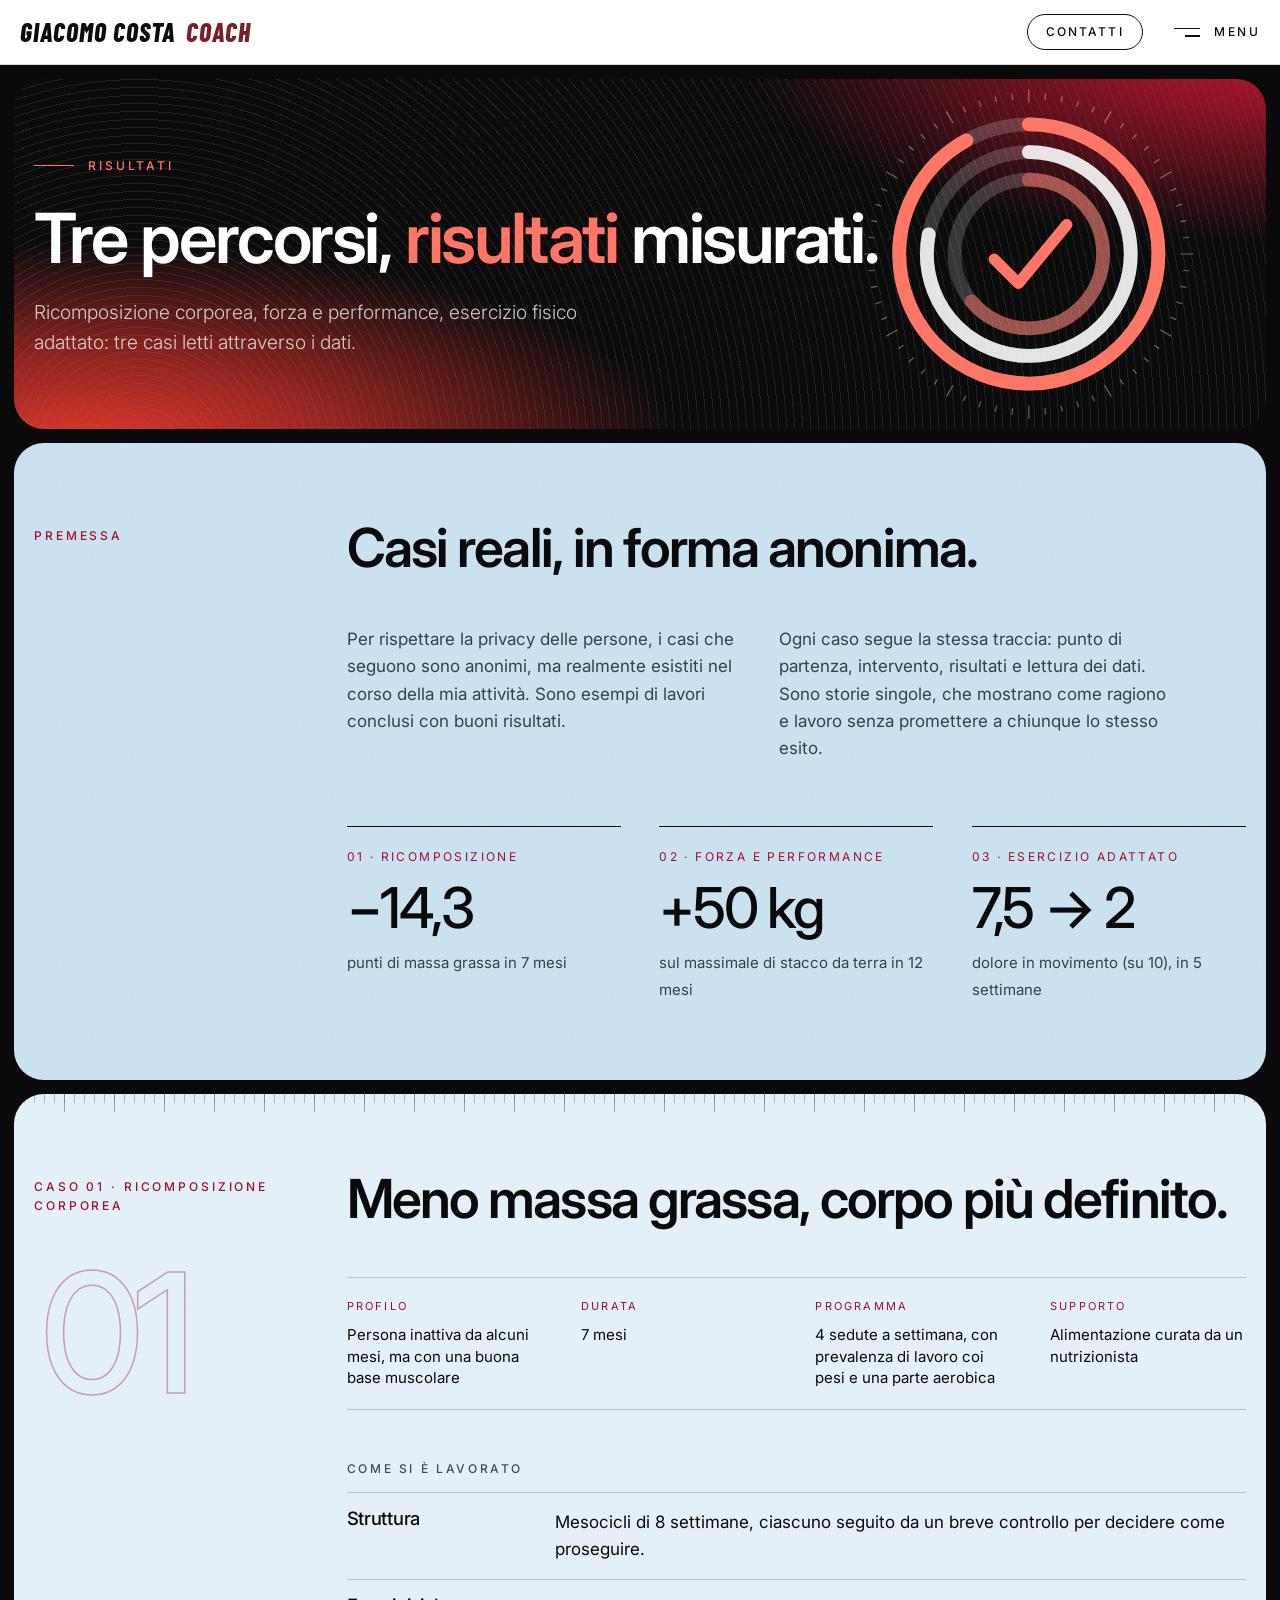
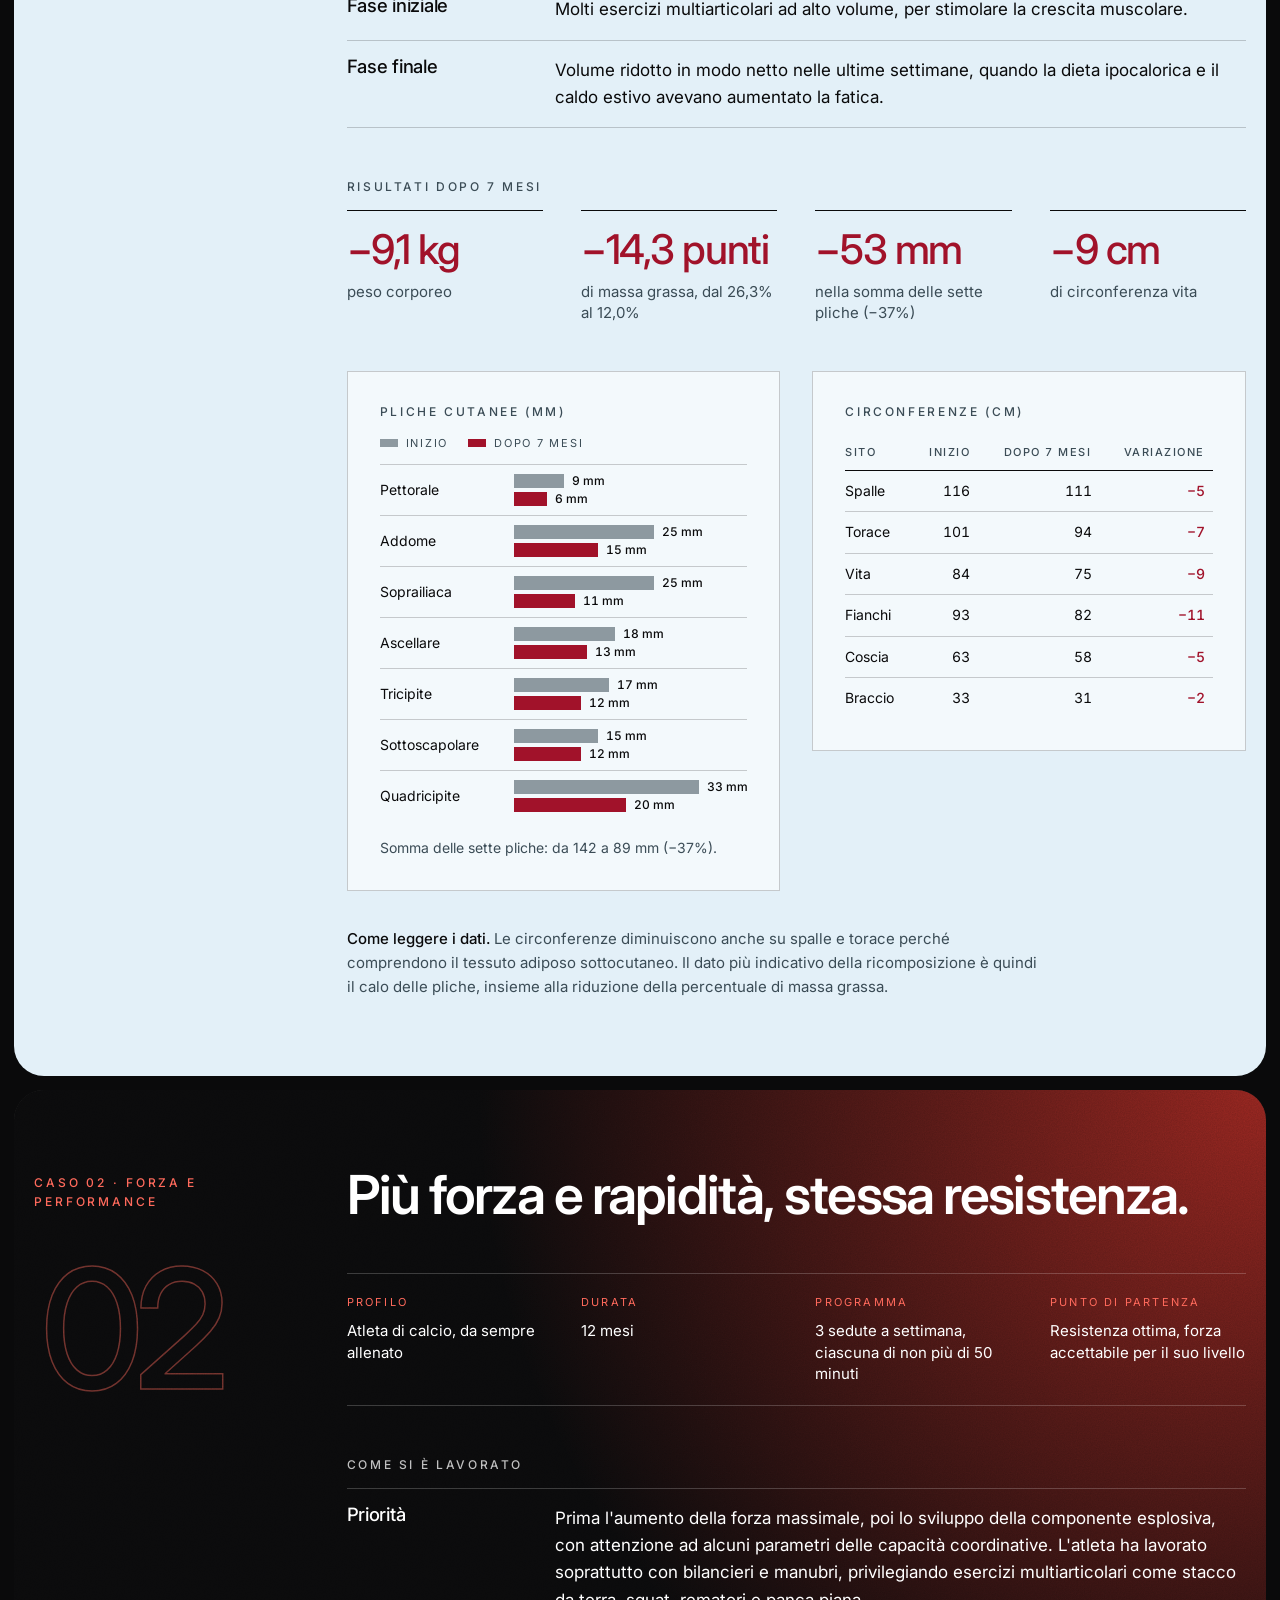
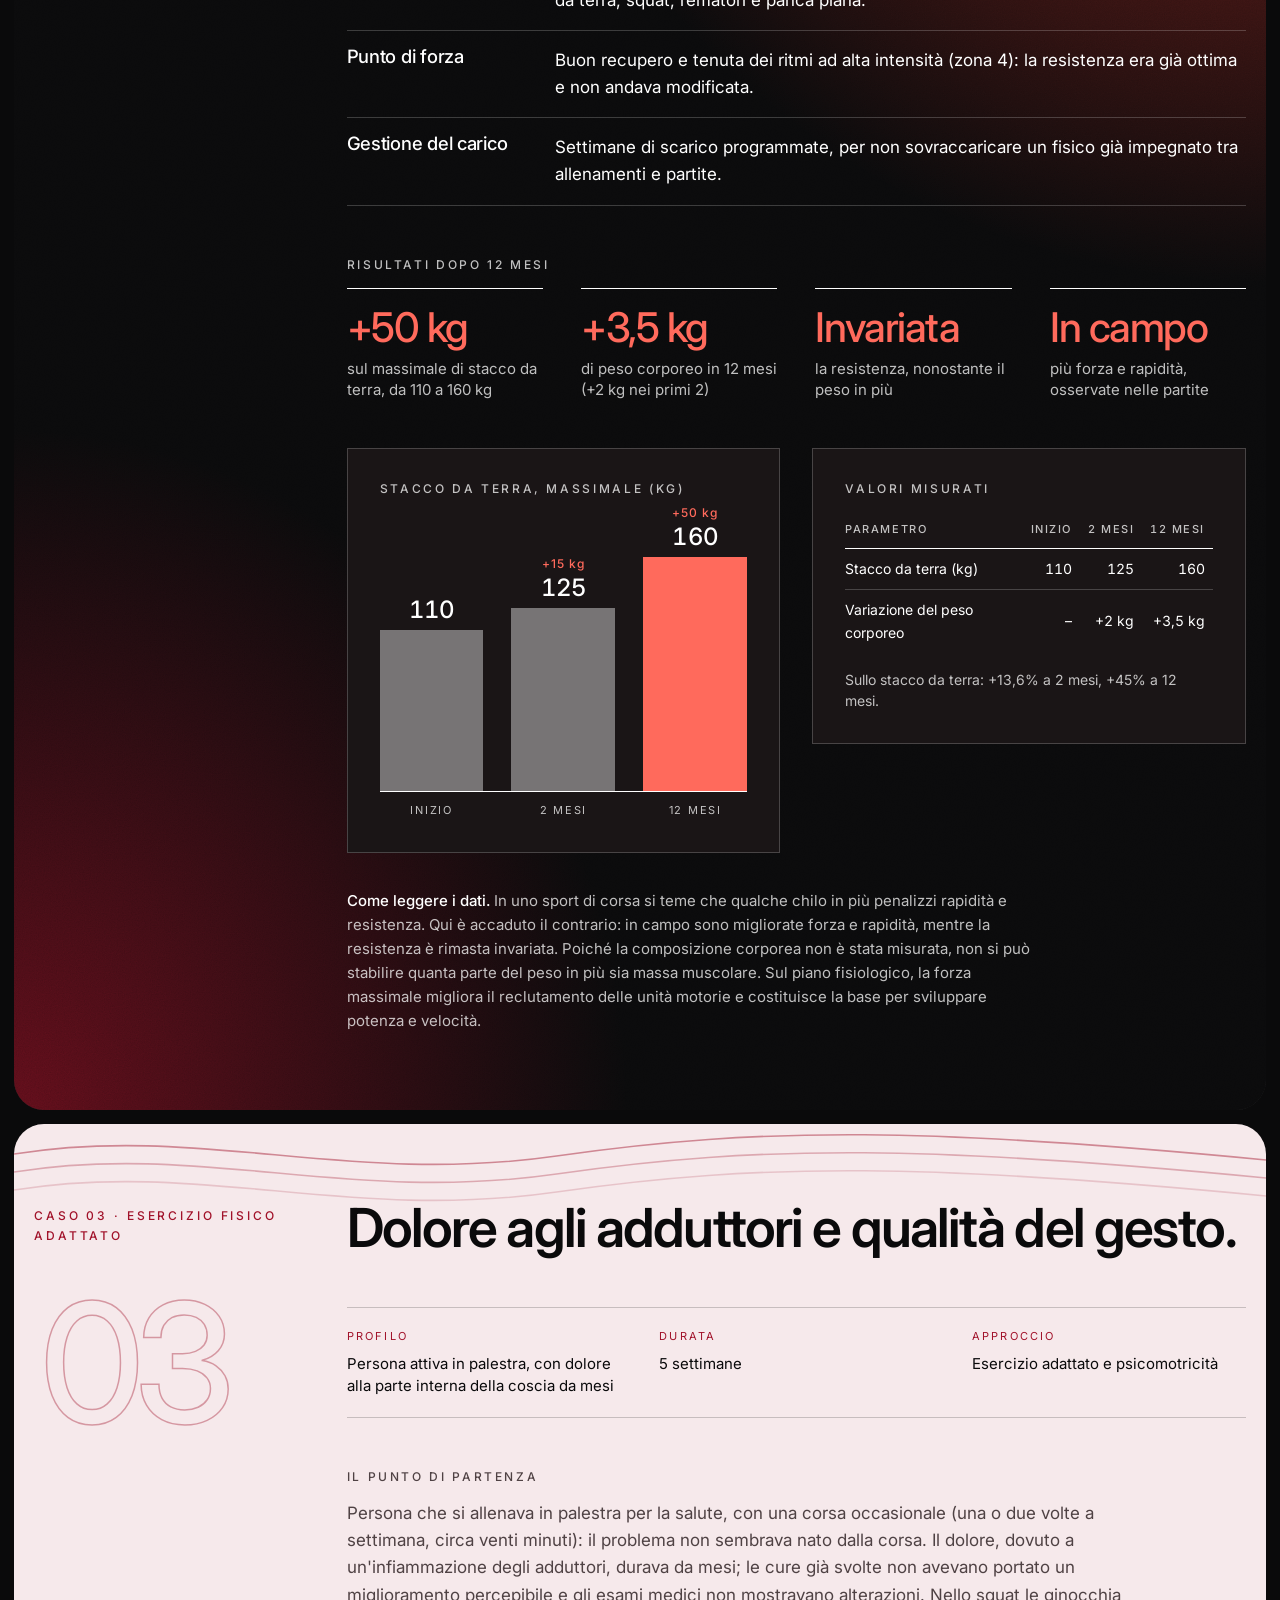
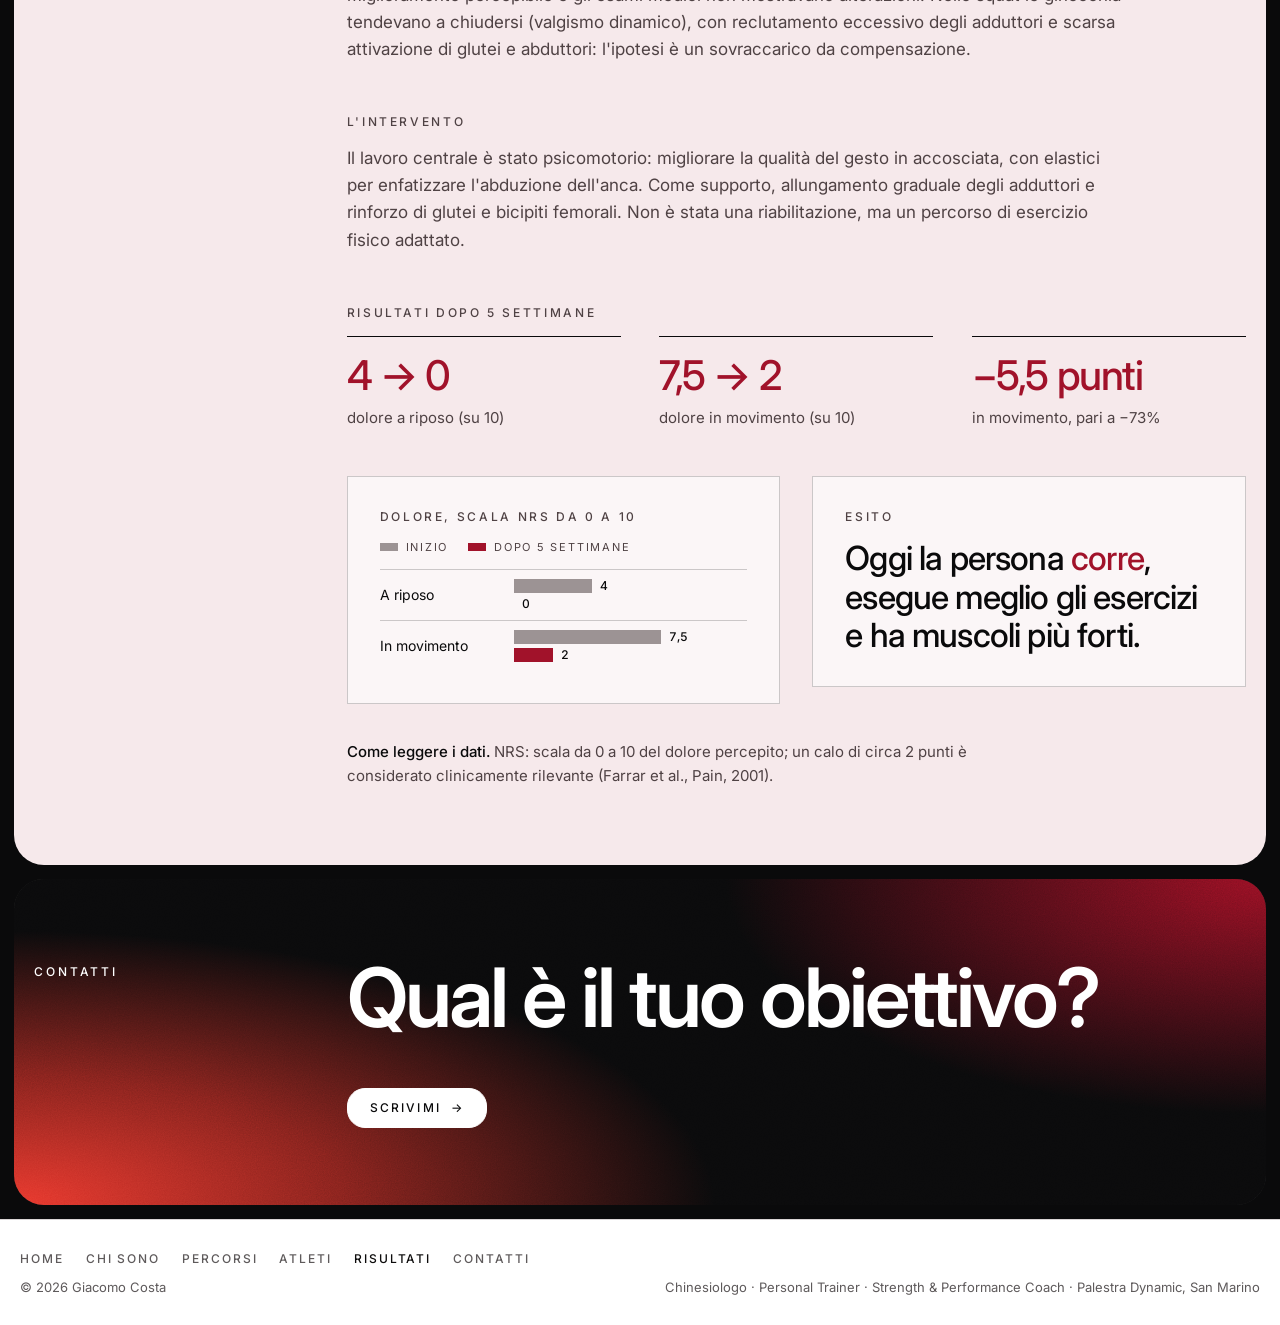
<file: risultati.html>
<!doctype html>
<html lang="it">
<head>
<meta charset="utf-8">
<meta name="viewport" content="width=device-width, initial-scale=1, viewport-fit=cover">
<title>Risultati e casi seguiti | Giacomo Costa, San Marino</title>
<meta name="description" content="Tre casi reali e anonimi seguiti da Giacomo Costa: ricomposizione corporea, forza e performance sportiva, esercizio fisico adattato.">
<meta name="theme-color" content="#0D0C0C">
<meta property="og:title" content="Risultati e casi seguiti | Giacomo Costa, San Marino">
<meta property="og:description" content="Tre casi reali e anonimi seguiti da Giacomo Costa: ricomposizione corporea, forza e performance sportiva, esercizio fisico adattato.">
<meta property="og:type" content="website">
<meta property="og:locale" content="it_IT">
<meta property="og:site_name" content="Giacomo Costa Coach">
<meta property="og:image" content="https://giacomocostacoach.it/assets/og.jpg">
<meta property="og:image:type" content="image/jpeg">
<meta property="og:image:width" content="1200">
<meta property="og:image:height" content="630">
<meta property="og:image:alt" content="Giacomo Costa, chinesiologo e performance coach, durante uno squat con il bilanciere">
<meta name="twitter:card" content="summary_large_image">
<meta name="twitter:image" content="https://giacomocostacoach.it/assets/og.jpg">
<meta property="og:url" content="https://giacomocostacoach.it/risultati.html">
<link rel="canonical" href="https://giacomocostacoach.it/risultati.html">

<link rel="icon" href="favicon.ico" sizes="48x48">
<link rel="icon" href="icon-96.png" type="image/png" sizes="96x96">
<link rel="icon" href="assets/favicon.svg" type="image/svg+xml">
<link rel="apple-touch-icon" href="apple-touch-icon.png">
<link rel="preconnect" href="https://fonts.googleapis.com"><link rel="preconnect" href="https://fonts.gstatic.com" crossorigin><link rel="stylesheet" href="https://fonts.googleapis.com/css2?family=Inter:ital,opsz,wght@0,14..32,300..700;1,14..32,400&family=Barlow+Condensed:ital,wght@1,800&display=swap">
<link rel="stylesheet" href="style.css">
</head>
<body>
<header class="top">
  <div class="wrap">
    <a class="mark" href="index.html" aria-label="Giacomo Costa Coach, home">Giacomo Costa <span>Coach</span></a>
    <div class="tools">
      <a class="btn" href="contatti.html">Contatti</a>
      <button class="menu-btn" id="menu-btn" type="button" aria-expanded="false" aria-controls="drawer"><span class="bars" aria-hidden="true"></span>Menu</button>
    </div>
  </div>
</header>
<div class="scrim" id="scrim"></div>
<aside class="drawer" id="drawer" aria-label="Menu principale" aria-hidden="true">
  <div class="drawer-head">
    <a class="mark" href="index.html" aria-label="Giacomo Costa Coach, home">Giacomo Costa <span>Coach</span></a>
    <button class="drawer-close" id="drawer-close" type="button"><span aria-hidden="true"></span>Chiudi</button>
  </div>
  <nav aria-label="Pagine del sito"><ul><li style="--n:0"><a href="index.html">Home<small>Inizio</small></a></li><li style="--n:1"><a href="chi-sono.html">Chi sono<small>Profilo e titoli</small></a></li><li style="--n:2"><a href="percorsi.html">Percorsi<small>Obiettivi e metodo</small></a></li><li style="--n:3"><a href="atleti.html">Atleti<small>Performance e rientro</small></a></li><li style="--n:4"><a href="risultati.html" aria-current="page">Risultati<small>Casi seguiti</small></a></li><li style="--n:5"><a href="contatti.html">Contatti<small>Scrivimi</small></a></li></ul></nav>
  <div class="reach">
    <a href="mailto:info@giacomocostacoach.it">info@giacomocostacoach.it</a>
    <a href="https://www.instagram.com/giacomo.costa_/" target="_blank" rel="noopener">@giacomo.costa_</a>
  </div>
</aside>
<main id="top" class="sport hm">
  <section class="hero phead has-bg">
    <svg class="rb-art" viewBox="0 0 400 400" aria-hidden="true" focusable="false"><path class="rb-ticks" d="M376.0 200.0 L390.0 200.0 M379.0 218.8 L385.0 219.4 M376.1 237.4 L381.9 238.7 M371.2 255.6 L376.9 257.5 M364.4 273.2 L369.9 275.7 M352.4 288.0 L364.5 295.0 M345.6 305.8 L350.5 309.3 M333.8 320.4 L338.2 324.5 M320.4 333.8 L324.5 338.2 M305.8 345.6 L309.3 350.5 M288.0 352.4 L295.0 364.5 M273.2 364.4 L275.7 369.9 M255.6 371.2 L257.5 376.9 M237.4 376.1 L238.7 381.9 M218.8 379.0 L219.4 385.0 M200.0 376.0 L200.0 390.0 M181.2 379.0 L180.6 385.0 M162.6 376.1 L161.3 381.9 M144.4 371.2 L142.5 376.9 M126.8 364.4 L124.3 369.9 M112.0 352.4 L105.0 364.5 M94.2 345.6 L90.7 350.5 M79.6 333.8 L75.5 338.2 M66.2 320.4 L61.8 324.5 M54.4 305.8 L49.5 309.3 M47.6 288.0 L35.5 295.0 M35.6 273.2 L30.1 275.7 M28.8 255.6 L23.1 257.5 M23.9 237.4 L18.1 238.7 M21.0 218.8 L15.0 219.4 M24.0 200.0 L10.0 200.0 M21.0 181.2 L15.0 180.6 M23.9 162.6 L18.1 161.3 M28.8 144.4 L23.1 142.5 M35.6 126.8 L30.1 124.3 M47.6 112.0 L35.5 105.0 M54.4 94.2 L49.5 90.7 M66.2 79.6 L61.8 75.5 M79.6 66.2 L75.5 61.8 M94.2 54.4 L90.7 49.5 M112.0 47.6 L105.0 35.5 M126.8 35.6 L124.3 30.1 M144.4 28.8 L142.5 23.1 M162.6 23.9 L161.3 18.1 M181.2 21.0 L180.6 15.0 M200.0 24.0 L200.0 10.0 M218.8 21.0 L219.4 15.0 M237.4 23.9 L238.7 18.1 M255.6 28.8 L257.5 23.1 M273.2 35.6 L275.7 30.1 M288.0 47.6 L295.0 35.5 M305.8 54.4 L309.3 49.5 M320.4 66.2 L324.5 61.8 M333.8 79.6 L338.2 75.5 M345.6 94.2 L350.5 90.7 M352.4 112.0 L364.5 105.0 M364.4 126.8 L369.9 124.3 M371.2 144.4 L376.9 142.5 M376.1 162.6 L381.9 161.3 M379.0 181.2 L385.0 180.6 "/><g class="rb-rings"><circle class="rb-trk" cx="200" cy="200" r="150"/><circle class="rb-arc a1" cx="200" cy="200" r="150" pathLength="1" style="--p:.92"/><circle class="rb-trk" cx="200" cy="200" r="118"/><circle class="rb-arc a2" cx="200" cy="200" r="118" pathLength="1" style="--p:.78"/><circle class="rb-trk" cx="200" cy="200" r="86"/><circle class="rb-arc a3" cx="200" cy="200" r="86" pathLength="1" style="--p:.64"/></g><path class="rb-check" pathLength="1" d="M160 206 L188 234 L244 166"/></svg><div class="wrap">
      <div class="hero-copy">
        <p class="eyebrow">Risultati</p>
        <h1 class="h1">Tre percorsi, <em>risultati</em> misurati.</h1>
        <p class="lede">Ricomposizione corporea, forza e performance, esercizio fisico adattato: tre casi letti attraverso i dati.</p>
      </div>
    </div>
  </section>
  <section class="sec">
    <div class="wrap">
      <div class="grid">
        <p class="label">Premessa</p>
        <div class="body">
          <h2 class="h2">Casi reali, in forma anonima.</h2>
          <div class="cols">
            <p>Per rispettare la privacy delle persone, i casi che seguono sono anonimi, ma realmente esistiti nel corso della mia attività. Sono esempi di lavori conclusi con buoni risultati.</p>
            <p>Ogni caso segue la stessa traccia: punto di partenza, intervento, risultati e lettura dei dati. Sono storie singole, che mostrano come ragiono e lavoro senza promettere a chiunque lo stesso esito.</p>
          </div>
          <div class="rs-sum">
            <a href="#caso-1"><small>01 · Ricomposizione</small><b>−14,3</b><span>punti di massa grassa in 7 mesi</span></a>
            <a href="#caso-2"><small>02 · Forza e performance</small><b>+50 kg</b><span>sul massimale di stacco da terra in 12 mesi</span></a>
            <a href="#caso-3"><small>03 · Esercizio adattato</small><b>7,5 → 2</b><span>dolore in movimento (su 10), in 5 settimane</span></a>
          </div>
        </div>
      </div>
    </div>
  </section>
  <section class="sec stone rs-case rs-c1" id="caso-1" data-n="01">
    <div class="wrap">
      <div class="grid">
        <p class="label">Caso 01 · Ricomposizione corporea</p>
        <div class="body">
          <h2 class="h2">Meno massa grassa, corpo più definito.</h2>
          <dl class="rs-meta"><div><dt>Profilo</dt><dd>Persona inattiva da alcuni mesi, ma con una buona base muscolare</dd></div><div><dt>Durata</dt><dd>7 mesi</dd></div><div><dt>Programma</dt><dd>4 sedute a settimana, con prevalenza di lavoro coi pesi e una parte aerobica</dd></div><div><dt>Supporto</dt><dd>Alimentazione curata da un nutrizionista</dd></div></dl>
          <h3 class="rs-h">Come si è lavorato</h3>
          <ul class="plates rs-plates"><li><b>Struttura</b><span>Mesocicli di 8 settimane, ciascuno seguito da un breve controllo per decidere come proseguire.</span></li><li><b>Fase iniziale</b><span>Molti esercizi multiarticolari ad alto volume, per stimolare la crescita muscolare.</span></li><li><b>Fase finale</b><span>Volume ridotto in modo netto nelle ultime settimane, quando la dieta ipocalorica e il caldo estivo avevano aumentato la fatica.</span></li></ul>
          <h3 class="rs-h">Risultati dopo 7 mesi</h3>
          <div class="rk"><div class="rk-i"><b>−9,1 kg</b><p>peso corporeo</p></div><div class="rk-i"><b>−14,3 punti</b><p>di massa grassa, dal 26,3% al 12,0%</p></div><div class="rk-i"><b>−53 mm</b><p>nella somma delle sette pliche (−37%)</p></div><div class="rk-i"><b>−9 cm</b><p>di circonferenza vita</p></div></div>
          <div class="rs-two">
            <figure class="rs-fig">
              <figcaption class="rs-h">Pliche cutanee (mm)</figcaption>
              <div class="hb" role="img" aria-label="Confronto delle sette pliche cutanee all'inizio e dopo 7 mesi"><div class="hb-key"><span><i class="k0"></i>Inizio</span><span><i class="k1"></i>Dopo 7 mesi</span></div><div class="hb-row"><span class="hb-l">Pettorale</span><div class="hb-t"><div class="hb-bar b0"><span style="--w:21.6%"></span><b>9 mm</b></div><div class="hb-bar b1"><span style="--w:14.4%"></span><b>6 mm</b></div></div></div><div class="hb-row"><span class="hb-l">Addome</span><div class="hb-t"><div class="hb-bar b0"><span style="--w:60.0%"></span><b>25 mm</b></div><div class="hb-bar b1"><span style="--w:36.0%"></span><b>15 mm</b></div></div></div><div class="hb-row"><span class="hb-l">Soprailiaca</span><div class="hb-t"><div class="hb-bar b0"><span style="--w:60.0%"></span><b>25 mm</b></div><div class="hb-bar b1"><span style="--w:26.4%"></span><b>11 mm</b></div></div></div><div class="hb-row"><span class="hb-l">Ascellare</span><div class="hb-t"><div class="hb-bar b0"><span style="--w:43.2%"></span><b>18 mm</b></div><div class="hb-bar b1"><span style="--w:31.2%"></span><b>13 mm</b></div></div></div><div class="hb-row"><span class="hb-l">Tricipite</span><div class="hb-t"><div class="hb-bar b0"><span style="--w:40.8%"></span><b>17 mm</b></div><div class="hb-bar b1"><span style="--w:28.8%"></span><b>12 mm</b></div></div></div><div class="hb-row"><span class="hb-l">Sottoscapolare</span><div class="hb-t"><div class="hb-bar b0"><span style="--w:36.0%"></span><b>15 mm</b></div><div class="hb-bar b1"><span style="--w:28.8%"></span><b>12 mm</b></div></div></div><div class="hb-row"><span class="hb-l">Quadricipite</span><div class="hb-t"><div class="hb-bar b0"><span style="--w:79.2%"></span><b>33 mm</b></div><div class="hb-bar b1"><span style="--w:48.0%"></span><b>20 mm</b></div></div></div></div>
              <p class="rs-cap">Somma delle sette pliche: da 142 a 89 mm (−37%).</p>
            </figure>
            <figure class="rs-fig">
              <figcaption class="rs-h">Circonferenze (cm)</figcaption>
              <div class="rt-wrap"><table class="rt"><thead><tr><th scope="col">Sito</th><th scope="col">Inizio</th><th scope="col">Dopo 7 mesi</th><th scope="col">Variazione</th></tr></thead><tbody><tr><th scope="row">Spalle</th><td>116</td><td>111</td><td><span class="dl">−5</span></td></tr><tr><th scope="row">Torace</th><td>101</td><td>94</td><td><span class="dl">−7</span></td></tr><tr><th scope="row">Vita</th><td>84</td><td>75</td><td><span class="dl">−9</span></td></tr><tr><th scope="row">Fianchi</th><td>93</td><td>82</td><td><span class="dl">−11</span></td></tr><tr><th scope="row">Coscia</th><td>63</td><td>58</td><td><span class="dl">−5</span></td></tr><tr><th scope="row">Braccio</th><td>33</td><td>31</td><td><span class="dl">−2</span></td></tr></tbody></table></div>
            </figure>
          </div>
          <p class="note rs-read"><b>Come leggere i dati.</b> Le circonferenze diminuiscono anche su spalle e torace perché comprendono il tessuto adiposo sottocutaneo. Il dato più indicativo della ricomposizione è quindi il calo delle pliche, insieme alla riduzione della percentuale di massa grassa.</p>
        </div>
      </div>
    </div>
  </section>
  <section class="sec rs-case rs-c2" id="caso-2" data-n="02">
    <div class="wrap">
      <div class="grid">
        <p class="label">Caso 02 · Forza e performance</p>
        <div class="body">
          <h2 class="h2">Più forza e rapidità, stessa resistenza.</h2>
          <dl class="rs-meta"><div><dt>Profilo</dt><dd>Atleta di calcio, da sempre allenato</dd></div><div><dt>Durata</dt><dd>12 mesi</dd></div><div><dt>Programma</dt><dd>3 sedute a settimana, ciascuna di non più di 50 minuti</dd></div><div><dt>Punto di partenza</dt><dd>Resistenza ottima, forza accettabile per il suo livello</dd></div></dl>
          <h3 class="rs-h">Come si è lavorato</h3>
          <ul class="plates rs-plates"><li><b>Priorità</b><span>Prima l'aumento della forza massimale, poi lo sviluppo della componente esplosiva, con attenzione ad alcuni parametri delle capacità coordinative. L'atleta ha lavorato soprattutto con bilancieri e manubri, privilegiando esercizi multiarticolari come stacco da terra, squat, rematori e panca piana.</span></li><li><b>Punto di forza</b><span>Buon recupero e tenuta dei ritmi ad alta intensità (zona 4): la resistenza era già ottima e non andava modificata.</span></li><li><b>Gestione del carico</b><span>Settimane di scarico programmate, per non sovraccaricare un fisico già impegnato tra allenamenti e partite.</span></li></ul>
          <h3 class="rs-h">Risultati dopo 12 mesi</h3>
          <div class="rk"><div class="rk-i"><b>+50 kg</b><p>sul massimale di stacco da terra, da 110 a 160 kg</p></div><div class="rk-i"><b>+3,5 kg</b><p>di peso corporeo in 12 mesi (+2 kg nei primi 2)</p></div><div class="rk-i"><b>Invariata</b><p>la resistenza, nonostante il peso in più</p></div><div class="rk-i"><b>In campo</b><p>più forza e rapidità, osservate nelle partite</p></div></div>
          <div class="rs-two">
            <figure class="rs-fig">
              <figcaption class="rs-h">Stacco da terra, massimale (kg)</figcaption>
              <div class="cols3" role="img" aria-label="Massimale di stacco da terra: 110 kg all'inizio, 125 kg dopo 2 mesi, 160 kg dopo 12 mesi">
                <div class="cl" style="--h:57.8%"><em></em><span></span><b>110</b></div>
                <div class="cl" style="--h:65.6%"><em>+15 kg</em><span></span><b>125</b></div>
                <div class="cl" style="--h:84.0%"><em>+50 kg</em><span></span><b>160</b></div>
              </div>
              <div class="cols3-l"><span>Inizio</span><span>2 mesi</span><span>12 mesi</span></div>
            </figure>
            <figure class="rs-fig">
              <figcaption class="rs-h">Valori misurati</figcaption>
              <div class="rt-wrap"><table class="rt"><thead><tr><th scope="col">Parametro</th><th scope="col">Inizio</th><th scope="col">2 mesi</th><th scope="col">12 mesi</th></tr></thead><tbody><tr><th scope="row">Stacco da terra (kg)</th><td>110</td><td>125</td><td>160</td></tr><tr><th scope="row">Variazione del peso corporeo</th><td>–</td><td>+2 kg</td><td>+3,5 kg</td></tr></tbody></table></div>
              <p class="rs-cap">Sullo stacco da terra: +13,6% a 2 mesi, +45% a 12 mesi.</p>
            </figure>
          </div>
          <p class="note rs-read"><b>Come leggere i dati.</b> In uno sport di corsa si teme che qualche chilo in più penalizzi rapidità e resistenza. Qui è accaduto il contrario: in campo sono migliorate forza e rapidità, mentre la resistenza è rimasta invariata. Poiché la composizione corporea non è stata misurata, non si può stabilire quanta parte del peso in più sia massa muscolare. Sul piano fisiologico, la forza massimale migliora il reclutamento delle unità motorie e costituisce la base per sviluppare potenza e velocità.</p>
        </div>
      </div>
    </div>
  </section>
  <section class="sec rs-case rs-c3" id="caso-3" data-n="03">
    <div class="wrap">
      <div class="grid">
        <p class="label">Caso 03 · Esercizio fisico adattato</p>
        <div class="body">
          <h2 class="h2">Dolore agli adduttori e qualità del gesto.</h2>
          <dl class="rs-meta rs3"><div><dt>Profilo</dt><dd>Persona attiva in palestra, con dolore alla parte interna della coscia da mesi</dd></div><div><dt>Durata</dt><dd>5 settimane</dd></div><div><dt>Approccio</dt><dd>Esercizio adattato e psicomotricità</dd></div></dl>
          <h3 class="rs-h">Il punto di partenza</h3>
          <p class="rs-lead">Persona che si allenava in palestra per la salute, con una corsa occasionale (una o due volte a settimana, circa venti minuti): il problema non sembrava nato dalla corsa. Il dolore, dovuto a un'infiammazione degli adduttori, durava da mesi; le cure già svolte non avevano portato un miglioramento percepibile e gli esami medici non mostravano alterazioni. Nello squat le ginocchia tendevano a chiudersi (valgismo dinamico), con reclutamento eccessivo degli adduttori e scarsa attivazione di glutei e abduttori: l'ipotesi è un sovraccarico da compensazione.</p>
          <h3 class="rs-h">L'intervento</h3>
          <p class="rs-lead">Il lavoro centrale è stato psicomotorio: migliorare la qualità del gesto in accosciata, con elastici per enfatizzare l'abduzione dell'anca. Come supporto, allungamento graduale degli adduttori e rinforzo di glutei e bicipiti femorali. Non è stata una riabilitazione, ma un percorso di esercizio fisico adattato.</p>
          <h3 class="rs-h">Risultati dopo 5 settimane</h3>
          <div class="rk rk3"><div class="rk-i"><b>4 → 0</b><p>dolore a riposo (su 10)</p></div><div class="rk-i"><b>7,5 → 2</b><p>dolore in movimento (su 10)</p></div><div class="rk-i"><b>−5,5 punti</b><p>in movimento, pari a −73%</p></div></div>
          <div class="rs-two">
            <figure class="rs-fig">
              <figcaption class="rs-h">Dolore, scala NRS da 0 a 10</figcaption>
              <div class="hb" role="img" aria-label="Dolore NRS a riposo: da 4 a 0. In movimento: da 7,5 a 2"><div class="hb-key"><span><i class="k0"></i>Inizio</span><span><i class="k1"></i>Dopo 5 settimane</span></div><div class="hb-row"><span class="hb-l">A riposo</span><div class="hb-t"><div class="hb-bar b0"><span style="--w:33.6%"></span><b>4</b></div><div class="hb-bar b1"><span style="--w:0.0%"></span><b>0</b></div></div></div><div class="hb-row"><span class="hb-l">In movimento</span><div class="hb-t"><div class="hb-bar b0"><span style="--w:63.0%"></span><b>7,5</b></div><div class="hb-bar b1"><span style="--w:16.8%"></span><b>2</b></div></div></div></div>
            </figure>
            <figure class="rs-fig">
              <figcaption class="rs-h">Esito</figcaption>
              <p class="rs-out">Oggi la persona <b>corre</b>, esegue meglio gli esercizi e ha muscoli più forti.</p>
            </figure>
          </div>
          <p class="note rs-read"><b>Come leggere i dati.</b> NRS: scala da 0 a 10 del dolore percepito; un calo di circa 2 punti è considerato clinicamente rilevante (Farrar et al., Pain, 2001).</p>
        </div>
      </div>
    </div>
  </section>
  <section class="sec">
    <div class="wrap">
      <div class="grid">
        <p class="label">Contatti</p>
        <div class="body">
          <h2 class="big">Qual è il tuo <em>obiettivo</em>?</h2>
          <div class="cta-row">
            <a class="btn solid" href="contatti.html">Scrivimi</a>
            
          </div>
        </div>
      </div>
    </div>
  </section>
</main>
<footer>
  <div class="wrap">
    <div class="foot-top"><ul class="flinks"><li><a href="index.html">Home</a></li><li><a href="chi-sono.html">Chi sono</a></li><li><a href="percorsi.html">Percorsi</a></li><li><a href="atleti.html">Atleti</a></li><li><a href="risultati.html" aria-current="page">Risultati</a></li><li><a href="contatti.html">Contatti</a></li></ul></div>
    <div class="foot-bot">
      <span>© 2026 Giacomo Costa</span>
      <span>Chinesiologo · Personal Trainer · Strength &amp; Performance Coach · Palestra Dynamic, San Marino</span>
    </div>
  </div>
</footer>
<button class="totop" id="totop" type="button" aria-label="Torna all'inizio della pagina">
  <svg viewBox="0 0 44 44" aria-hidden="true">
    <circle class="trk" cx="22" cy="22" r="20"/>
    <circle class="prg" cx="22" cy="22" r="20" pathLength="1"/>
    <path class="arw" d="M22 29V15M15 21l7-7 7 7"/>
  </svg>
</button>
<script src="site.js"></script>
</body>
</html>
</file>
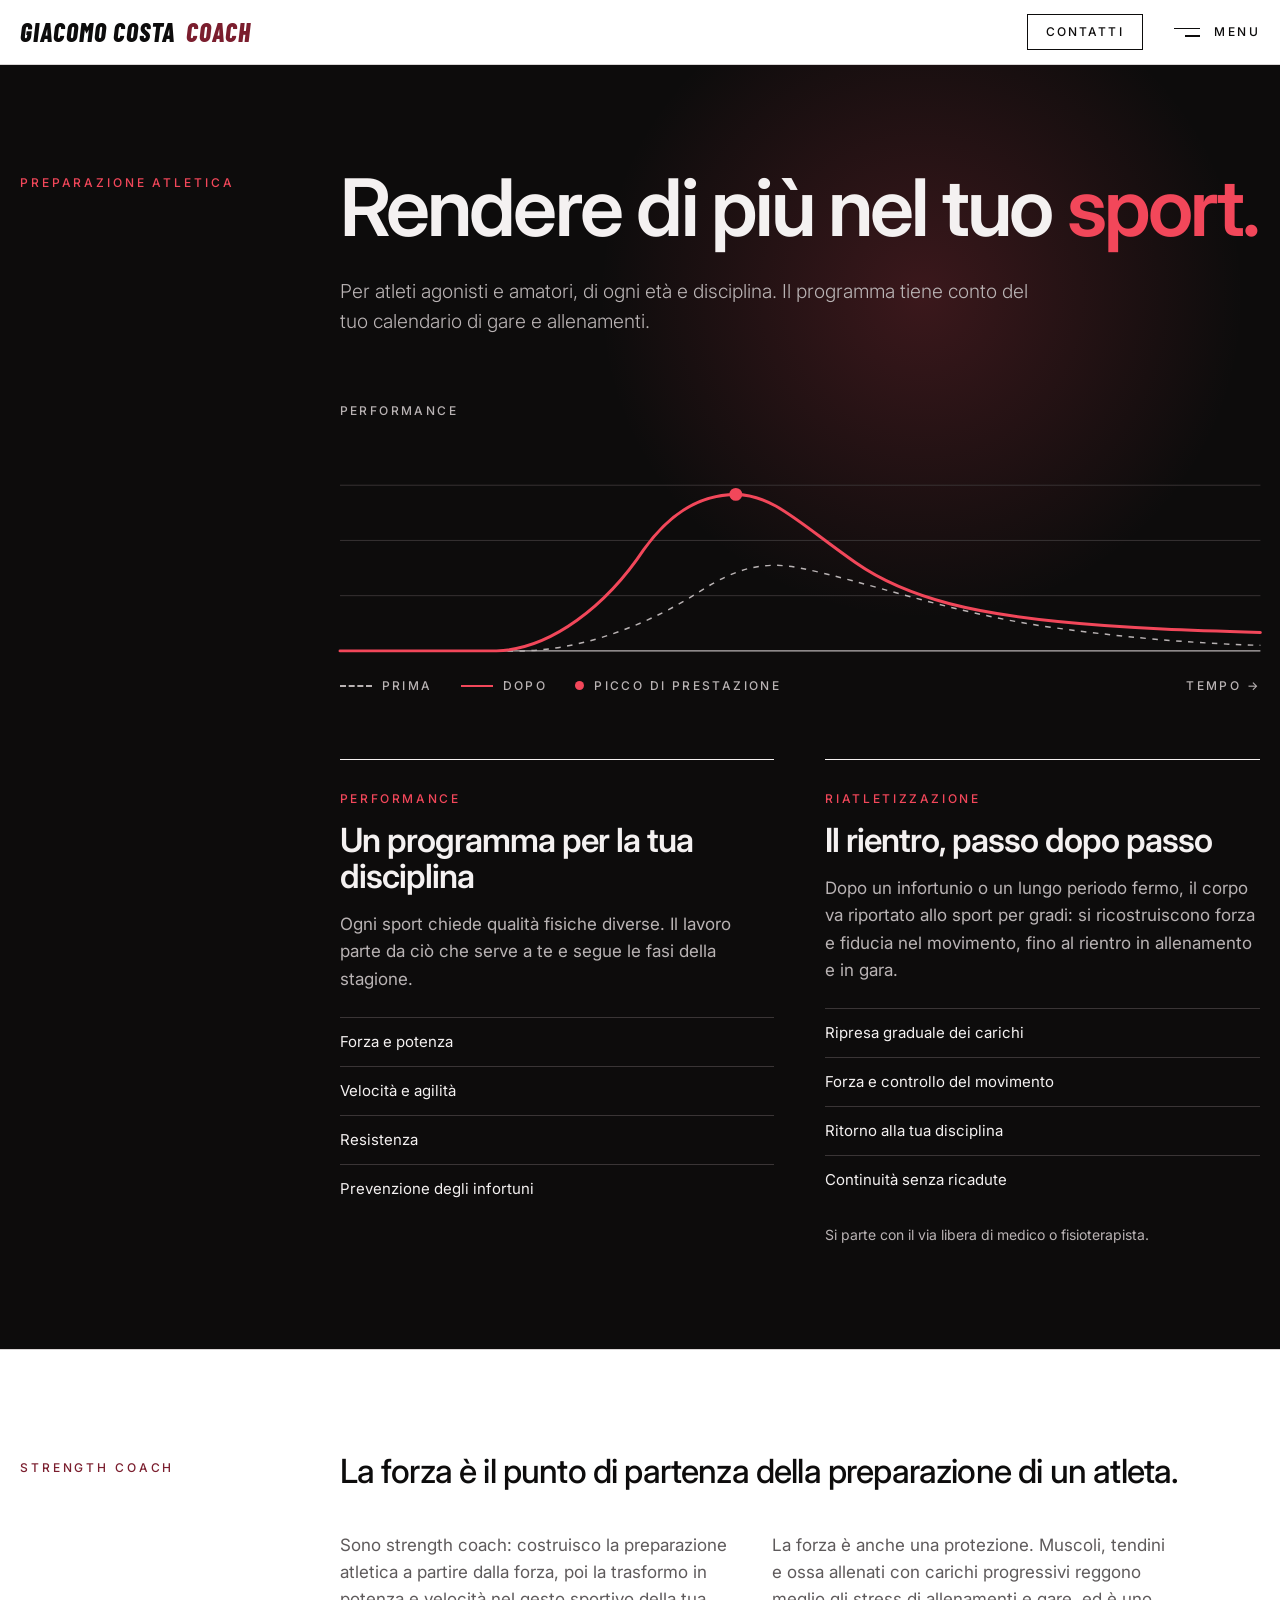
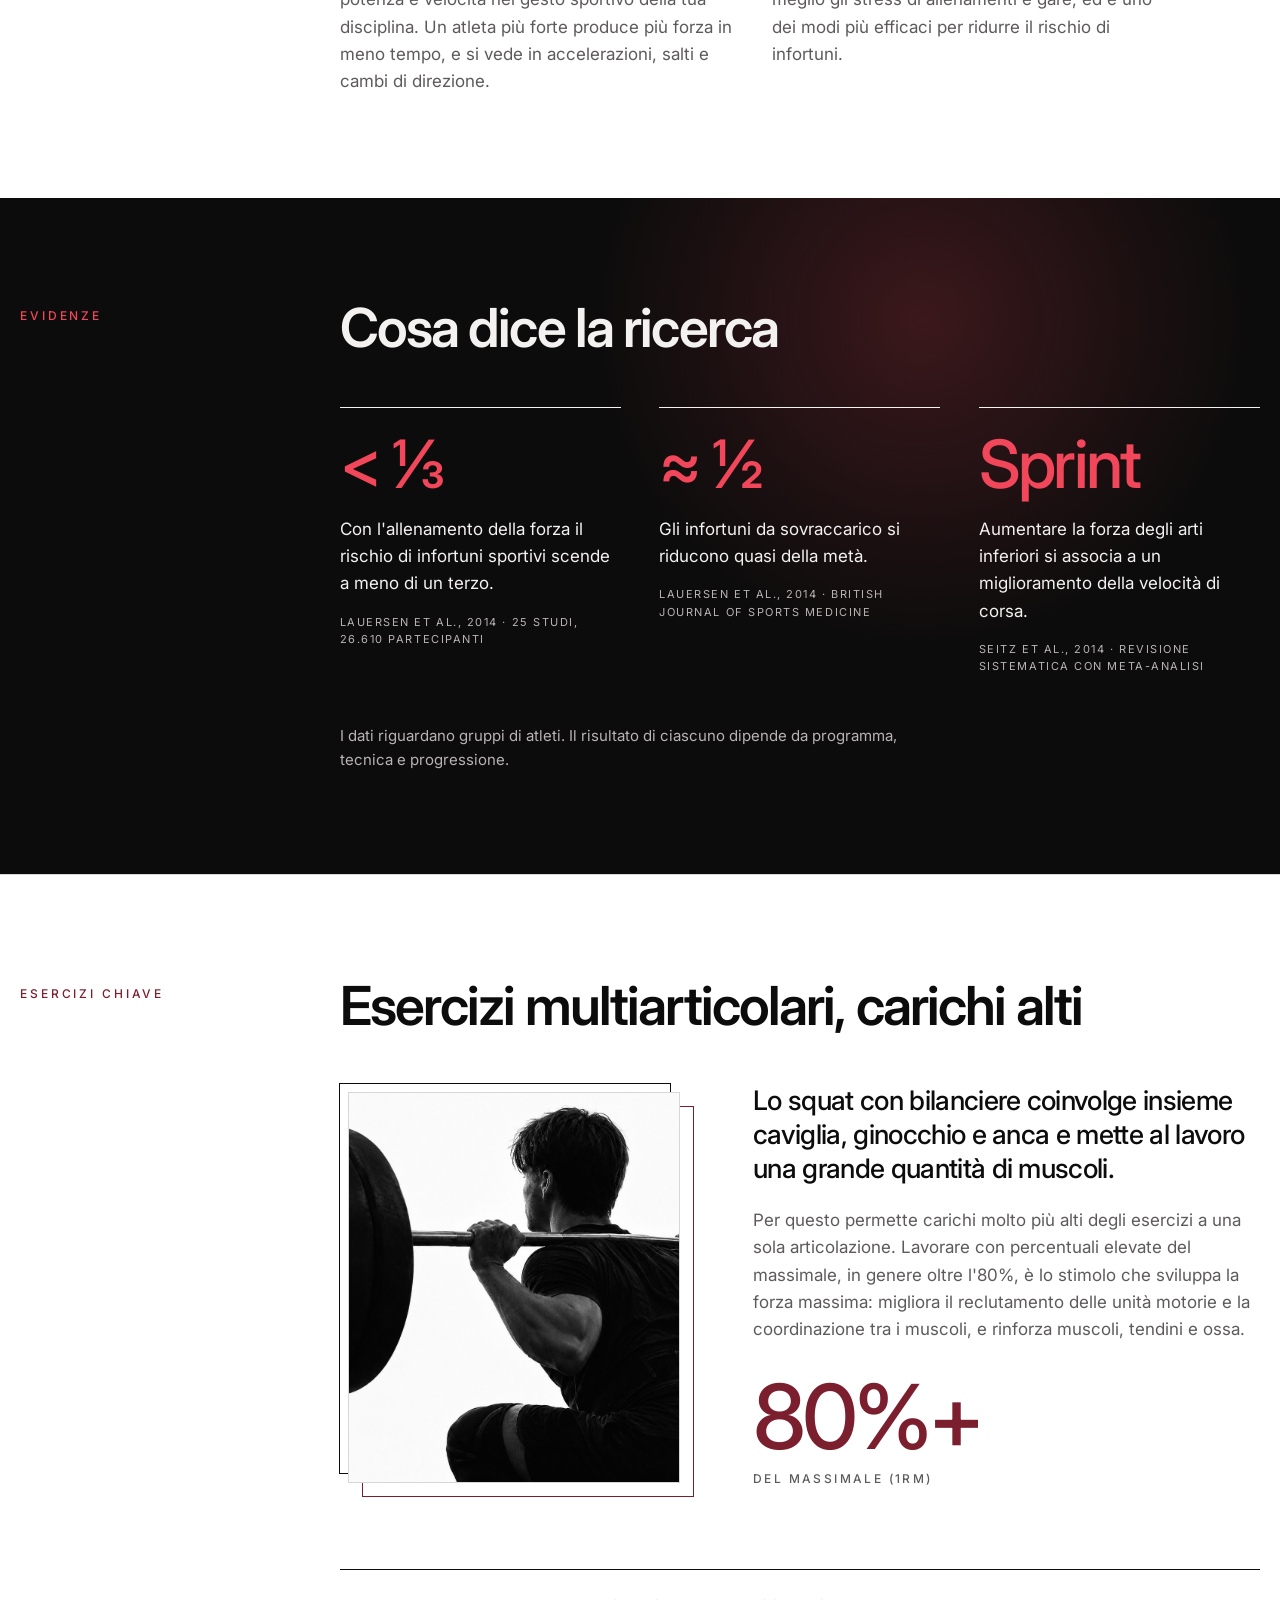
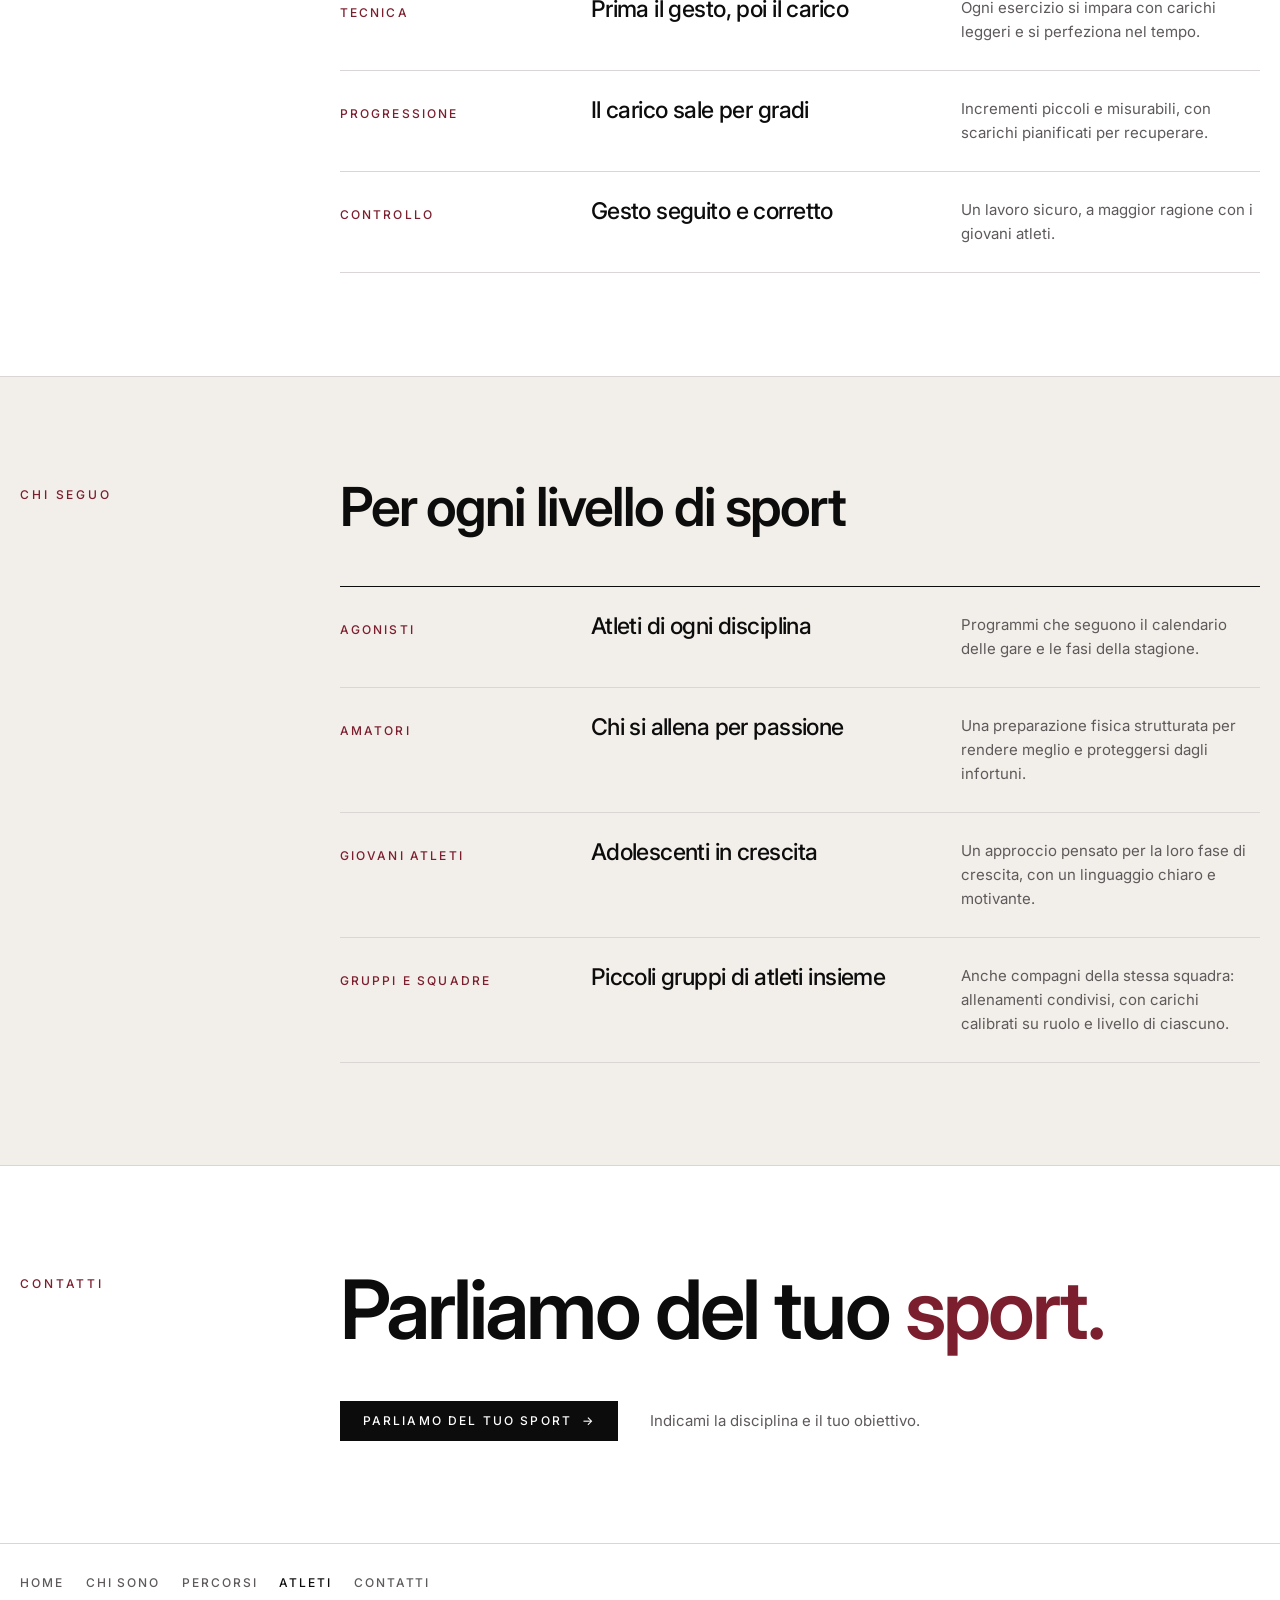
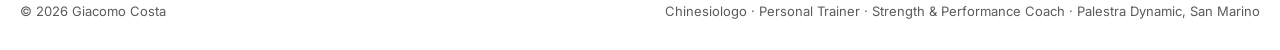
<file: giacomo-costa-sito-github 2.0/atleti.html>
<!doctype html>
<html lang="it">
<head>
<meta charset="utf-8">
<meta name="viewport" content="width=device-width, initial-scale=1, viewport-fit=cover">
<title>Preparazione atletica | Giacomo Costa, San Marino</title>
<meta name="description" content="Preparazione atletica e strength coaching per migliorare nel proprio sport, online o alla palestra Dynamic di San Marino.">
<meta name="theme-color" content="#0D0C0C">
<meta property="og:title" content="Preparazione atletica | Giacomo Costa, San Marino">
<meta property="og:description" content="Preparazione atletica e strength coaching per migliorare nel proprio sport, online o alla palestra Dynamic di San Marino.">
<meta property="og:type" content="website">
<meta property="og:locale" content="it_IT">
<meta property="og:site_name" content="Giacomo Costa Coach">
<meta property="og:url" content="https://giacomocostacoach.it/atleti.html">
<link rel="canonical" href="https://giacomocostacoach.it/atleti.html">

<link rel="icon" href="favicon.ico" sizes="48x48">
<link rel="icon" href="icon-96.png" type="image/png" sizes="96x96">
<link rel="icon" href="assets/favicon.svg" type="image/svg+xml">
<link rel="apple-touch-icon" href="apple-touch-icon.png">
<link rel="preconnect" href="https://fonts.googleapis.com"><link rel="preconnect" href="https://fonts.gstatic.com" crossorigin><link rel="stylesheet" href="https://fonts.googleapis.com/css2?family=Inter:ital,opsz,wght@0,14..32,300..700;1,14..32,400&family=Barlow+Condensed:ital,wght@1,800&display=swap">
<link rel="stylesheet" href="style.css">
</head>
<body>
<header class="top">
  <div class="wrap">
    <a class="mark" href="index.html" aria-label="Giacomo Costa Coach, home">Giacomo Costa <span>Coach</span></a>
    <div class="tools">
      <a class="btn" href="contatti.html">Contatti</a>
      <button class="menu-btn" id="menu-btn" type="button" aria-expanded="false" aria-controls="drawer"><span class="bars" aria-hidden="true"></span>Menu</button>
    </div>
  </div>
</header>
<div class="scrim" id="scrim"></div>
<aside class="drawer" id="drawer" aria-label="Menu principale" aria-hidden="true">
  <div class="drawer-head">
    <a class="mark" href="index.html" aria-label="Giacomo Costa Coach, home">Giacomo Costa <span>Coach</span></a>
    <button class="drawer-close" id="drawer-close" type="button"><span aria-hidden="true"></span>Chiudi</button>
  </div>
  <nav aria-label="Pagine del sito"><ul><li style="--n:0"><a href="index.html">Home<small>Inizio</small></a></li><li style="--n:1"><a href="chi-sono.html">Chi sono<small>Profilo e titoli</small></a></li><li style="--n:2"><a href="percorsi.html">Percorsi<small>Obiettivi e metodo</small></a></li><li style="--n:3"><a href="atleti.html" aria-current="page">Atleti<small>Performance e rientro</small></a></li><li style="--n:4"><a href="contatti.html">Contatti<small>Scrivimi</small></a></li></ul></nav>
  <div class="reach">
    <a href="mailto:info@giacomocostacoach.it">info@giacomocostacoach.it</a>
    <a href="https://www.instagram.com/giacomo.costa_/" target="_blank" rel="noopener">@giacomo.costa_</a>
  </div>
</aside>
<main id="top" class="sport">
  <section class="sec band">
    <div class="wrap">
      <div class="grid">
        <p class="label">Preparazione atletica</p>
        <div class="body">
          <h1 class="h1 big">Rendere di più nel tuo <em>sport</em>.</h1>
          <p class="intro">Per atleti agonisti e amatori, di ogni età e disciplina. Il programma tiene conto del tuo calendario di gare e allenamenti.</p>
          <figure class="force">
            <div class="axis-top">Performance</div>
            <svg viewBox="0 0 1000 250" role="img" aria-label="Curva prestazione-tempo: con l'allenamento la prestazione sale più in fretta e arriva più in alto">
              <line class="gl" x1="0" y1="60" x2="1000" y2="60"/>
              <line class="gl" x1="0" y1="120" x2="1000" y2="120"/>
              <line class="gl" x1="0" y1="180" x2="1000" y2="180"/>
              <line class="axis" x1="0" y1="240" x2="1000" y2="240"/>
              <path class="before" d="M0 240 L200 240 C270 238 340 208 390 176 C430 150 460 142 500 150 C570 164 660 198 770 214 C870 228 940 232 1000 234"/>
              <path class="curve" pathLength="1" d="M0 240 L170 240 C230 238 290 190 330 130 C360 88 395 70 430 70 C470 70 500 102 560 144 C620 186 700 200 780 208 C860 216 930 218 1000 220"/>
              <g class="peak">
                <circle class="ring" cx="430" cy="70" r="14"/>
                <circle class="ring r2" cx="430" cy="70" r="14"/>
                <circle class="dot" cx="430" cy="70" r="7"/>
              </g>
            </svg>
            <div class="legend">
              <span class="k k-before">Prima</span>
              <span class="k">Dopo</span>
              <span class="k k-peak">Picco di prestazione</span>
              <span class="t">Tempo →</span>
            </div>
          </figure>
          <div class="tracks">
            <div class="track">
              <small>Performance</small>
              <h3>Un programma per la tua disciplina</h3>
              <p>Ogni sport chiede qualità fisiche diverse. Il lavoro parte da ciò che serve a te e segue le fasi della stagione.</p>
              <ul>
                <li>Forza e potenza</li>
                <li>Velocità e agilità</li>
                <li>Resistenza</li>
                <li>Prevenzione degli infortuni</li>
              </ul>
            </div>
            <div class="track">
              <small>Riatletizzazione</small>
              <h3>Il rientro, passo dopo passo</h3>
              <p>Dopo un infortunio o un lungo periodo fermo, il corpo va riportato allo sport per gradi: si ricostruiscono forza e fiducia nel movimento, fino al rientro in allenamento e in gara.</p>
              <ul>
                <li>Ripresa graduale dei carichi</li>
                <li>Forza e controllo del movimento</li>
                <li>Ritorno alla tua disciplina</li>
                <li>Continuità senza ricadute</li>
              </ul>
              <p class="gate">Si parte con il via libera di medico o fisioterapista.</p>
            </div>
          </div>
        </div>
      </div>
    </div>
  </section>

  <section class="sec">
    <div class="wrap">
      <div class="grid">
        <p class="label">Strength coach</p>
        <div class="body">
          <h2 class="lead">La forza è il punto di partenza della preparazione di un atleta.</h2>
          <div class="cols">
            <p>Sono strength coach: costruisco la preparazione atletica a partire dalla forza, poi la trasformo in potenza e velocità nel gesto sportivo della tua disciplina. Un atleta più forte produce più forza in meno tempo, e si vede in accelerazioni, salti e cambi di direzione.</p>
            <p>La forza è anche una protezione. Muscoli, tendini e ossa allenati con carichi progressivi reggono meglio gli stress di allenamenti e gare, ed è uno dei modi più efficaci per ridurre il rischio di infortuni.</p>
          </div>
        </div>
      </div>
    </div>
  </section>

  <section class="sec band">
    <div class="wrap">
      <div class="grid">
        <p class="label">Evidenze</p>
        <div class="body">
          <h2 class="h2">Cosa dice la ricerca</h2>
          <div class="stats">
            <div class="stat">
              <b>&lt; ⅓</b>
              <p>Con l'allenamento della forza il rischio di infortuni sportivi scende a meno di un terzo.</p>
              <small class="src">Lauersen et al., 2014 · 25 studi, 26.610 partecipanti</small>
            </div>
            <div class="stat">
              <b>≈ ½</b>
              <p>Gli infortuni da sovraccarico si riducono quasi della metà.</p>
              <small class="src">Lauersen et al., 2014 · British Journal of Sports Medicine</small>
            </div>
            <div class="stat">
              <b>Sprint</b>
              <p>Aumentare la forza degli arti inferiori si associa a un miglioramento della velocità di corsa.</p>
              <small class="src">Seitz et al., 2014 · revisione sistematica con meta-analisi</small>
            </div>
          </div>
          <p class="stat-note">I dati riguardano gruppi di atleti. Il risultato di ciascuno dipende da programma, tecnica e progressione.</p>
        </div>
      </div>
    </div>
  </section>

  <section class="sec">
    <div class="wrap">
      <div class="grid">
        <p class="label">Esercizi chiave</p>
        <div class="body">
          <h2 class="h2">Esercizi multiarticolari, carichi alti</h2>
          <div class="sq">
            <div class="frame-wrap sqwrap"><figure class="slot sqphoto">
              <img src="assets/squat.jpg" alt="Squat con bilanciere" width="877" height="1032" loading="lazy" decoding="async">
            </figure></div>
            <div class="sq-txt">
              <p class="sq-lead">Lo squat con bilanciere coinvolge insieme caviglia, ginocchio e anca e mette al lavoro una grande quantità di muscoli.</p>
              <p>Per questo permette carichi molto più alti degli esercizi a una sola articolazione. Lavorare con percentuali elevate del massimale, in genere oltre l'80%, è lo stimolo che sviluppa la forza massima: migliora il reclutamento delle unità motorie e la coordinazione tra i muscoli, e rinforza muscoli, tendini e ossa.</p>
              <div class="sq-num"><p class="bignum">80%+</p><p class="bigcap">del massimale (1RM)</p></div>
            </div>
          </div>
          <div class="rows">
            <div class="r">
              <p class="k">Tecnica</p>
              <p class="t">Prima il gesto, poi il carico</p>
              <p class="n">Ogni esercizio si impara con carichi leggeri e si perfeziona nel tempo.</p>
            </div>
            <div class="r">
              <p class="k">Progressione</p>
              <p class="t">Il carico sale per gradi</p>
              <p class="n">Incrementi piccoli e misurabili, con scarichi pianificati per recuperare.</p>
            </div>
            <div class="r">
              <p class="k">Controllo</p>
              <p class="t">Gesto seguito e corretto</p>
              <p class="n">Un lavoro sicuro, a maggior ragione con i giovani atleti.</p>
            </div>
          </div>
        </div>
      </div>
    </div>
  </section>

  <section class="sec stone">
    <div class="wrap">
      <div class="grid">
        <p class="label">Chi seguo</p>
        <div class="body">
          <h2 class="h2">Per ogni livello di sport</h2>
          <div class="rows">
            <div class="r">
              <p class="k">Agonisti</p>
              <p class="t">Atleti di ogni disciplina</p>
              <p class="n">Programmi che seguono il calendario delle gare e le fasi della stagione.</p>
            </div>
            <div class="r">
              <p class="k">Amatori</p>
              <p class="t">Chi si allena per passione</p>
              <p class="n">Una preparazione fisica strutturata per rendere meglio e proteggersi dagli infortuni.</p>
            </div>
            <div class="r">
              <p class="k">Giovani atleti</p>
              <p class="t">Adolescenti in crescita</p>
              <p class="n">Un approccio pensato per la loro fase di crescita, con un linguaggio chiaro e motivante.</p>
            </div>
            <div class="r">
              <p class="k">Gruppi e squadre</p>
              <p class="t">Piccoli gruppi di atleti insieme</p>
              <p class="n">Anche compagni della stessa squadra: allenamenti condivisi, con carichi calibrati su ruolo e livello di ciascuno.</p>
            </div>
          </div>
        </div>
      </div>
    </div>
  </section>

  <section class="sec">
    <div class="wrap">
      <div class="grid">
        <p class="label">Contatti</p>
        <div class="body">
          <h2 class="big">Parliamo del tuo <em>sport</em>.</h2>
          <div class="cta-row">
            <a class="btn solid" href="contatti.html">Parliamo del tuo sport</a>
            <p class="note" style="margin:0">Indicami la disciplina e il tuo obiettivo.</p>
          </div>
        </div>
      </div>
    </div>
  </section>
</main>
<footer>
  <div class="wrap">
    <div class="foot-top"><ul class="flinks"><li><a href="index.html">Home</a></li><li><a href="chi-sono.html">Chi sono</a></li><li><a href="percorsi.html">Percorsi</a></li><li><a href="atleti.html" aria-current="page">Atleti</a></li><li><a href="contatti.html">Contatti</a></li></ul></div>
    <div class="foot-bot">
      <span>© 2026 Giacomo Costa</span>
      <span>Chinesiologo · Personal Trainer · Strength &amp; Performance Coach · Palestra Dynamic, San Marino</span>
    </div>
  </div>
</footer>
<button class="totop" id="totop" type="button" aria-label="Torna all'inizio della pagina">
  <svg viewBox="0 0 44 44" aria-hidden="true">
    <circle class="trk" cx="22" cy="22" r="20"/>
    <circle class="prg" cx="22" cy="22" r="20" pathLength="1"/>
    <path class="arw" d="M22 29V15M15 21l7-7 7 7"/>
  </svg>
</button>
<script src="site.js"></script>
</body>
</html>
</file>
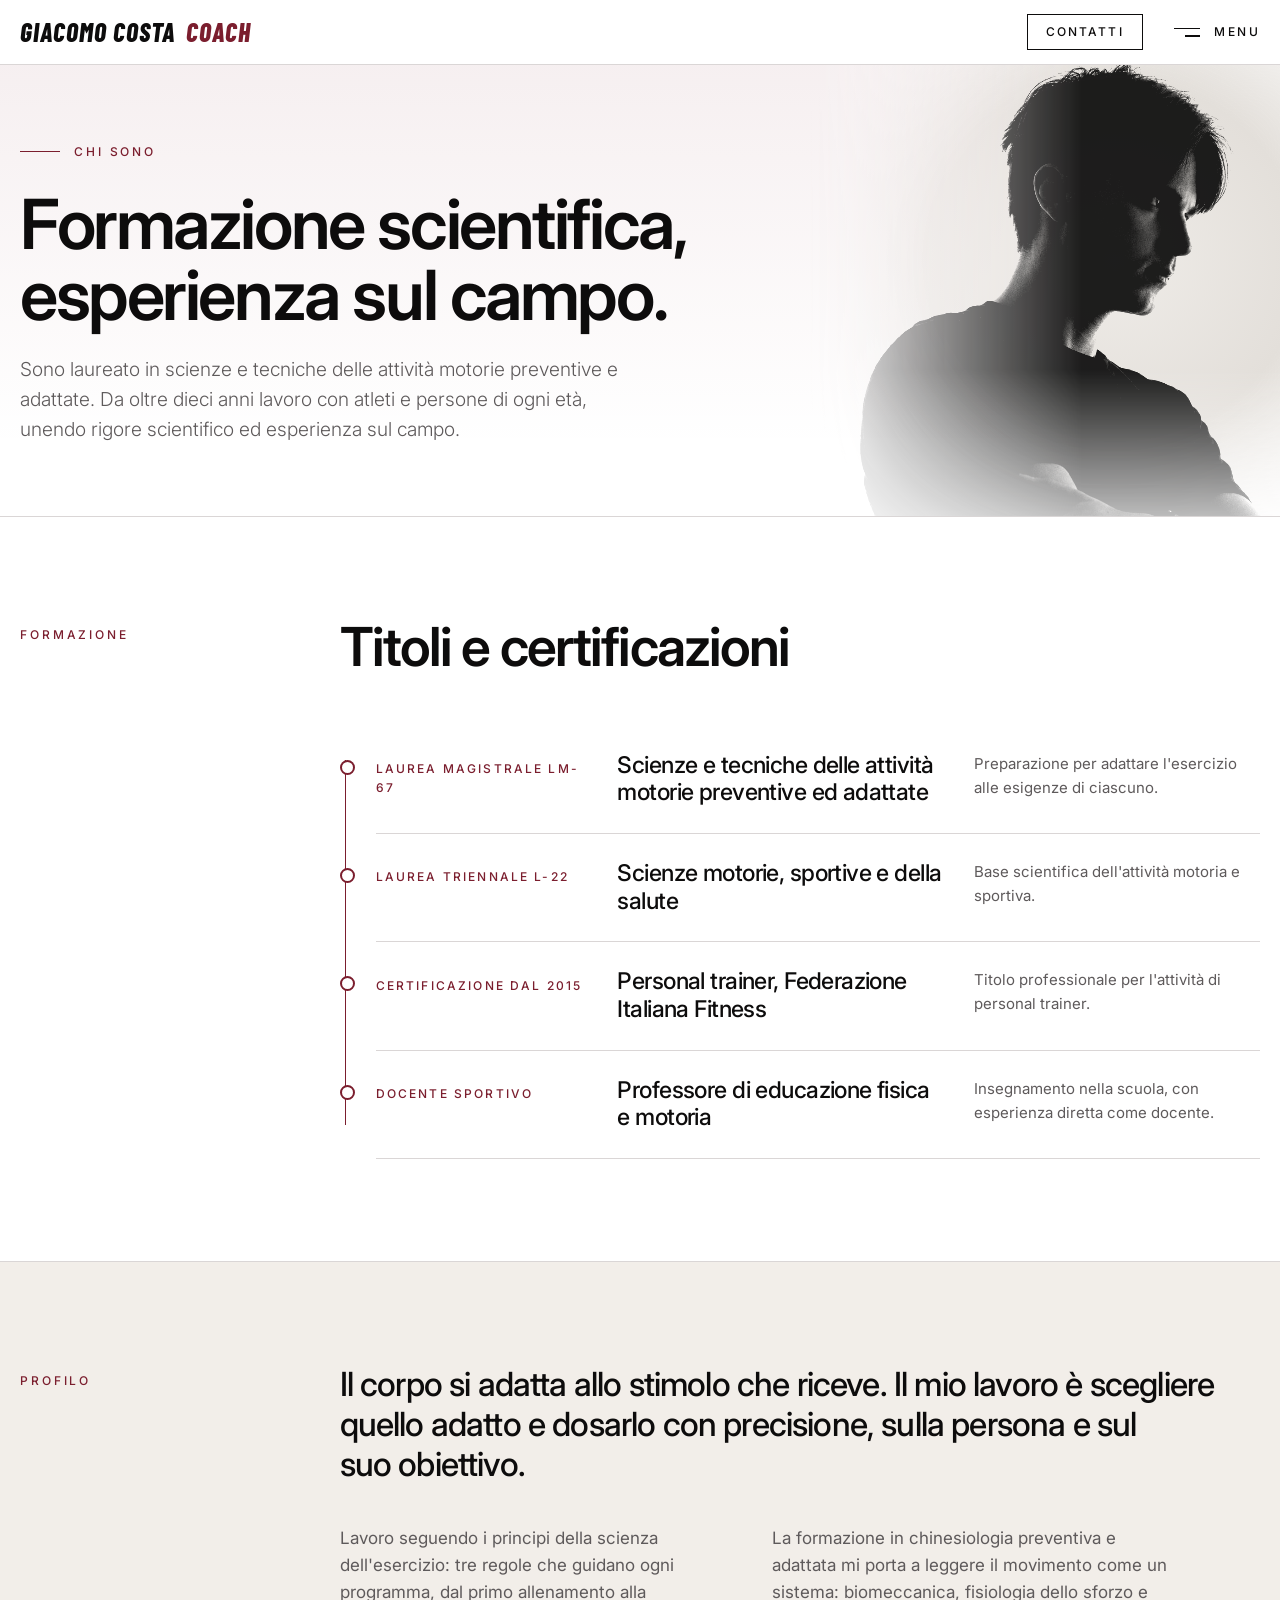
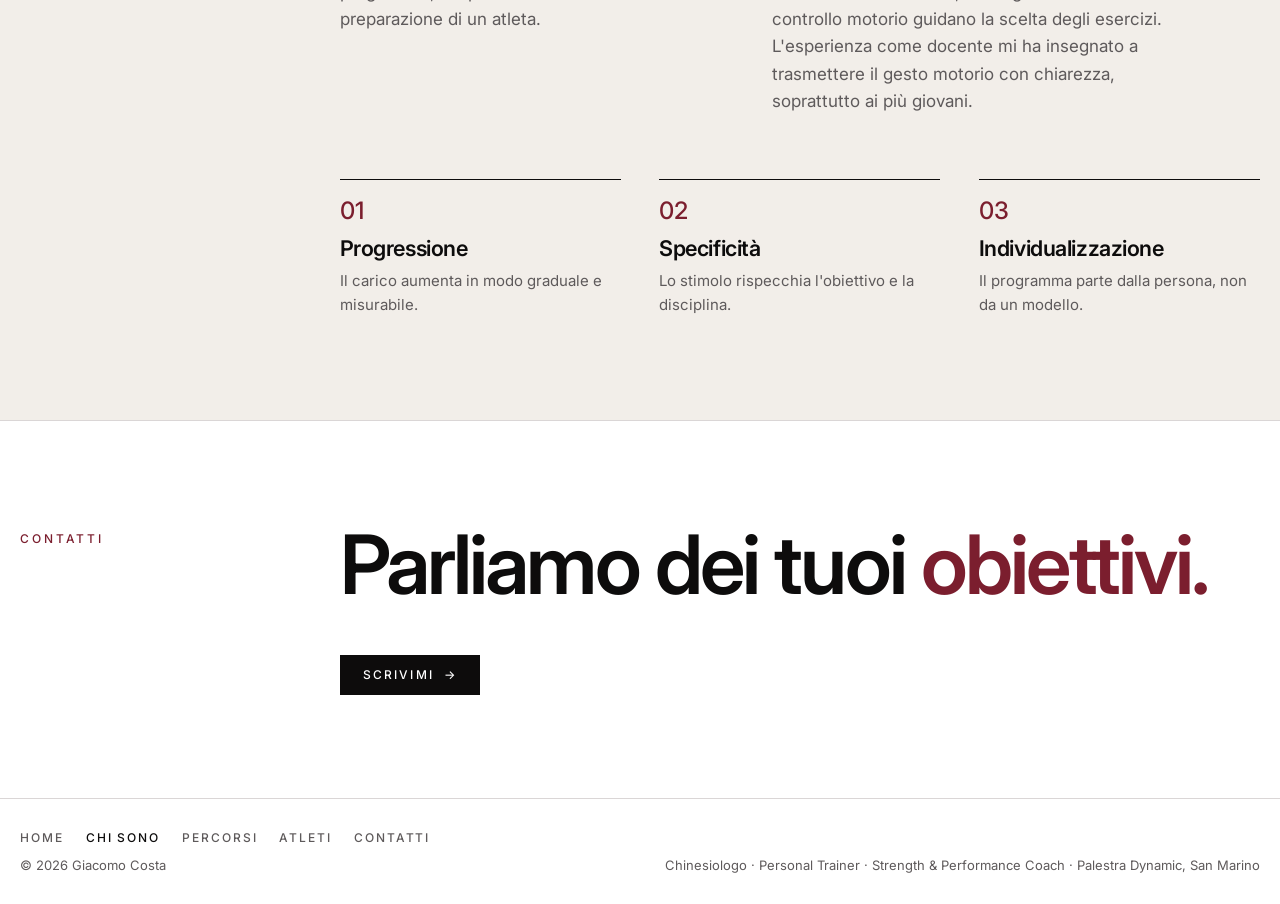
<file: giacomo-costa-sito-github 2.0/chi-sono.html>
<!doctype html>
<html lang="it">
<head>
<meta charset="utf-8">
<meta name="viewport" content="width=device-width, initial-scale=1, viewport-fit=cover">
<title>Chi sono | Giacomo Costa</title>
<meta name="description" content="Formazione, titoli e approccio di Giacomo Costa, chinesiologo e performance coach.">
<meta name="theme-color" content="#0D0C0C">
<meta property="og:title" content="Chi sono | Giacomo Costa">
<meta property="og:description" content="Formazione, titoli e approccio di Giacomo Costa, chinesiologo e performance coach.">
<meta property="og:type" content="website">
<meta property="og:locale" content="it_IT">
<meta property="og:site_name" content="Giacomo Costa Coach">
<meta property="og:url" content="https://giacomocostacoach.it/chi-sono.html">
<link rel="canonical" href="https://giacomocostacoach.it/chi-sono.html">

<link rel="icon" href="favicon.ico" sizes="48x48">
<link rel="icon" href="icon-96.png" type="image/png" sizes="96x96">
<link rel="icon" href="assets/favicon.svg" type="image/svg+xml">
<link rel="apple-touch-icon" href="apple-touch-icon.png">
<link rel="preconnect" href="https://fonts.googleapis.com"><link rel="preconnect" href="https://fonts.gstatic.com" crossorigin><link rel="stylesheet" href="https://fonts.googleapis.com/css2?family=Inter:ital,opsz,wght@0,14..32,300..700;1,14..32,400&family=Barlow+Condensed:ital,wght@1,800&display=swap">
<link rel="stylesheet" href="style.css">
</head>
<body>
<header class="top">
  <div class="wrap">
    <a class="mark" href="index.html" aria-label="Giacomo Costa Coach, home">Giacomo Costa <span>Coach</span></a>
    <div class="tools">
      <a class="btn" href="contatti.html">Contatti</a>
      <button class="menu-btn" id="menu-btn" type="button" aria-expanded="false" aria-controls="drawer"><span class="bars" aria-hidden="true"></span>Menu</button>
    </div>
  </div>
</header>
<div class="scrim" id="scrim"></div>
<aside class="drawer" id="drawer" aria-label="Menu principale" aria-hidden="true">
  <div class="drawer-head">
    <a class="mark" href="index.html" aria-label="Giacomo Costa Coach, home">Giacomo Costa <span>Coach</span></a>
    <button class="drawer-close" id="drawer-close" type="button"><span aria-hidden="true"></span>Chiudi</button>
  </div>
  <nav aria-label="Pagine del sito"><ul><li style="--n:0"><a href="index.html">Home<small>Inizio</small></a></li><li style="--n:1"><a href="chi-sono.html" aria-current="page">Chi sono<small>Profilo e titoli</small></a></li><li style="--n:2"><a href="percorsi.html">Percorsi<small>Obiettivi e metodo</small></a></li><li style="--n:3"><a href="atleti.html">Atleti<small>Performance e rientro</small></a></li><li style="--n:4"><a href="contatti.html">Contatti<small>Scrivimi</small></a></li></ul></nav>
  <div class="reach">
    <a href="mailto:info@giacomocostacoach.it">info@giacomocostacoach.it</a>
    <a href="https://www.instagram.com/giacomo.costa_/" target="_blank" rel="noopener">@giacomo.costa_</a>
  </div>
</aside>
<main id="top" class="sport">
  <section class="hero phead has-bg">
    <div class="phead-photo" aria-hidden="true"><img src="assets/ritratto.jpg" alt="" width="1000" height="1000" decoding="async"></div><div class="wrap">
      <div class="hero-copy">
        <p class="eyebrow">Chi sono</p>
        <h1 class="h1">Formazione scientifica, esperienza sul campo.</h1>
        <p class="lede">Sono laureato in scienze e tecniche delle attività motorie preventive e adattate. Da oltre dieci anni lavoro con atleti e persone di ogni età, unendo rigore scientifico ed esperienza sul campo.</p>
      </div>
    </div>
  </section>

  <section class="sec">
    <div class="wrap">
      <div class="grid">
        <p class="label">Formazione</p>
        <div class="body">
          <h2 class="h2">Titoli e certificazioni</h2>
          <div class="rows tl">
            <div class="r">
              <p class="k">Laurea magistrale LM-67</p>
              <p class="t">Scienze e tecniche delle attività motorie preventive ed adattate</p>
              <p class="n">Preparazione per adattare l'esercizio alle esigenze di ciascuno.</p>
            </div>
            <div class="r">
              <p class="k">Laurea triennale L-22</p>
              <p class="t">Scienze motorie, sportive e della salute</p>
              <p class="n">Base scientifica dell'attività motoria e sportiva.</p>
            </div>
            <div class="r">
              <p class="k">Certificazione dal 2015</p>
              <p class="t">Personal trainer, Federazione Italiana Fitness</p>
              <p class="n">Titolo professionale per l'attività di personal trainer.</p>
            </div>
            <div class="r">
              <p class="k">Docente sportivo</p>
              <p class="t">Professore di educazione fisica e motoria</p>
              <p class="n">Insegnamento nella scuola, con esperienza diretta come docente.</p>
            </div>
          </div>
        </div>
      </div>
    </div>
  </section>

  <section class="sec stone">
    <div class="wrap">
      <div class="grid">
        <p class="label">Profilo</p>
        <div class="body">
          <h2 class="lead">Il corpo si adatta allo stimolo che riceve. Il mio lavoro è scegliere quello adatto e dosarlo con precisione, sulla persona e sul suo obiettivo.</h2>
          <div class="cols">
            <p>Lavoro seguendo i principi della scienza dell'esercizio: tre regole che guidano ogni programma, dal primo allenamento alla preparazione di un atleta.</p>
            <p>La formazione in chinesiologia preventiva e adattata mi porta a leggere il movimento come un sistema: biomeccanica, fisiologia dello sforzo e controllo motorio guidano la scelta degli esercizi. L'esperienza come docente mi ha insegnato a trasmettere il gesto motorio con chiarezza, soprattutto ai più giovani.</p>
          </div>
          <div class="pillars">
            <div class="pillar" style="--k:0"><b>01</b><h3>Progressione</h3><p>Il carico aumenta in modo graduale e misurabile.</p></div>
            <div class="pillar" style="--k:1"><b>02</b><h3>Specificità</h3><p>Lo stimolo rispecchia l'obiettivo e la disciplina.</p></div>
            <div class="pillar" style="--k:2"><b>03</b><h3>Individualizzazione</h3><p>Il programma parte dalla persona, non da un modello.</p></div>
          </div>
        </div>
      </div>
    </div>
  </section>

  <section class="sec">
    <div class="wrap">
      <div class="grid">
        <p class="label">Contatti</p>
        <div class="body">
          <h2 class="big">Parliamo dei tuoi <em>obiettivi</em>.</h2>
          <div class="cta-row">
            <a class="btn solid" href="contatti.html">Scrivimi</a>
            
          </div>
        </div>
      </div>
    </div>
  </section>
</main>
<footer>
  <div class="wrap">
    <div class="foot-top"><ul class="flinks"><li><a href="index.html">Home</a></li><li><a href="chi-sono.html" aria-current="page">Chi sono</a></li><li><a href="percorsi.html">Percorsi</a></li><li><a href="atleti.html">Atleti</a></li><li><a href="contatti.html">Contatti</a></li></ul></div>
    <div class="foot-bot">
      <span>© 2026 Giacomo Costa</span>
      <span>Chinesiologo · Personal Trainer · Strength &amp; Performance Coach · Palestra Dynamic, San Marino</span>
    </div>
  </div>
</footer>
<button class="totop" id="totop" type="button" aria-label="Torna all'inizio della pagina">
  <svg viewBox="0 0 44 44" aria-hidden="true">
    <circle class="trk" cx="22" cy="22" r="20"/>
    <circle class="prg" cx="22" cy="22" r="20" pathLength="1"/>
    <path class="arw" d="M22 29V15M15 21l7-7 7 7"/>
  </svg>
</button>
<script src="site.js"></script>
</body>
</html>
</file>
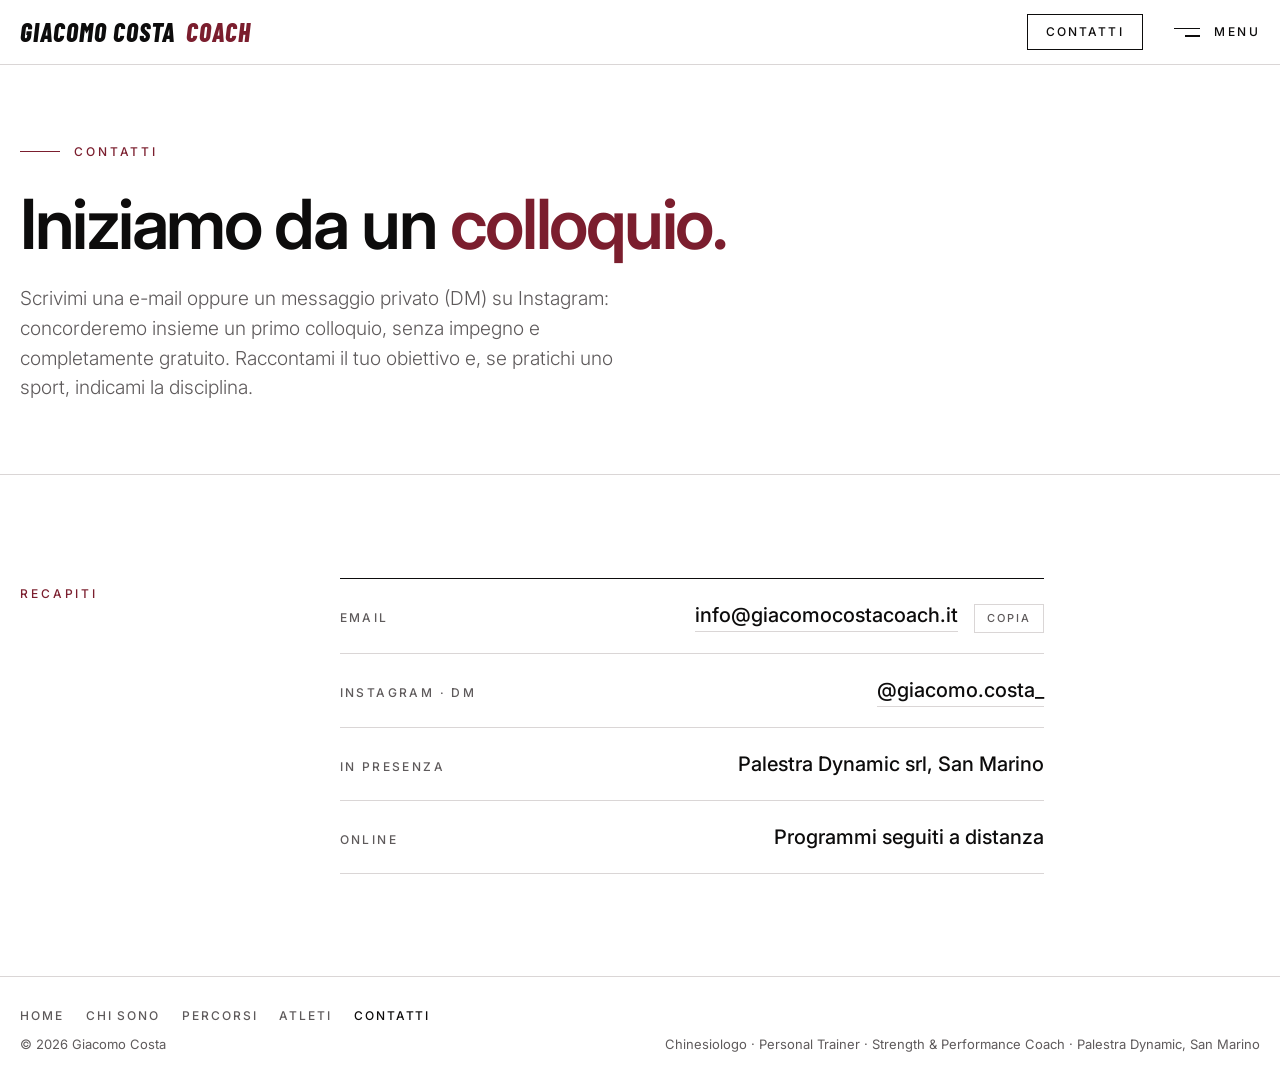
<file: giacomo-costa-sito-github 2.0/contatti.html>
<!doctype html>
<html lang="it">
<head>
<meta charset="utf-8">
<meta name="viewport" content="width=device-width, initial-scale=1, viewport-fit=cover">
<title>Contatti | Giacomo Costa, Palestra Dynamic San Marino</title>
<meta name="description" content="Contatta Giacomo Costa per un primo colloquio gratuito: email e Instagram. Si riceve alla palestra Dynamic srl di San Marino.">
<meta name="theme-color" content="#0D0C0C">
<meta property="og:title" content="Contatti | Giacomo Costa, Palestra Dynamic San Marino">
<meta property="og:description" content="Contatta Giacomo Costa per un primo colloquio gratuito: email e Instagram. Si riceve alla palestra Dynamic srl di San Marino.">
<meta property="og:type" content="website">
<meta property="og:locale" content="it_IT">
<meta property="og:site_name" content="Giacomo Costa Coach">
<meta property="og:url" content="https://giacomocostacoach.it/contatti.html">
<link rel="canonical" href="https://giacomocostacoach.it/contatti.html">

<link rel="icon" href="favicon.ico" sizes="48x48">
<link rel="icon" href="icon-96.png" type="image/png" sizes="96x96">
<link rel="icon" href="assets/favicon.svg" type="image/svg+xml">
<link rel="apple-touch-icon" href="apple-touch-icon.png">
<link rel="preconnect" href="https://fonts.googleapis.com"><link rel="preconnect" href="https://fonts.gstatic.com" crossorigin><link rel="stylesheet" href="https://fonts.googleapis.com/css2?family=Inter:ital,opsz,wght@0,14..32,300..700;1,14..32,400&family=Barlow+Condensed:ital,wght@1,800&display=swap">
<link rel="stylesheet" href="style.css">
</head>
<body>
<header class="top">
  <div class="wrap">
    <a class="mark" href="index.html" aria-label="Giacomo Costa Coach, home">Giacomo Costa <span>Coach</span></a>
    <div class="tools">
      <a class="btn" href="contatti.html">Contatti</a>
      <button class="menu-btn" id="menu-btn" type="button" aria-expanded="false" aria-controls="drawer"><span class="bars" aria-hidden="true"></span>Menu</button>
    </div>
  </div>
</header>
<div class="scrim" id="scrim"></div>
<aside class="drawer" id="drawer" aria-label="Menu principale" aria-hidden="true">
  <div class="drawer-head">
    <a class="mark" href="index.html" aria-label="Giacomo Costa Coach, home">Giacomo Costa <span>Coach</span></a>
    <button class="drawer-close" id="drawer-close" type="button"><span aria-hidden="true"></span>Chiudi</button>
  </div>
  <nav aria-label="Pagine del sito"><ul><li style="--n:0"><a href="index.html">Home<small>Inizio</small></a></li><li style="--n:1"><a href="chi-sono.html">Chi sono<small>Profilo e titoli</small></a></li><li style="--n:2"><a href="percorsi.html">Percorsi<small>Obiettivi e metodo</small></a></li><li style="--n:3"><a href="atleti.html">Atleti<small>Performance e rientro</small></a></li><li style="--n:4"><a href="contatti.html" aria-current="page">Contatti<small>Scrivimi</small></a></li></ul></nav>
  <div class="reach">
    <a href="mailto:info@giacomocostacoach.it">info@giacomocostacoach.it</a>
    <a href="https://www.instagram.com/giacomo.costa_/" target="_blank" rel="noopener">@giacomo.costa_</a>
  </div>
</aside>
<main id="top" class="sport">
  <section class="hero phead">
    <div class="wrap">
      <div class="hero-copy">
        <p class="eyebrow">Contatti</p>
        <h1 class="h1">Iniziamo da un <em>colloquio</em>.</h1>
        <p class="lede">Scrivimi una e-mail oppure un messaggio privato (DM) su Instagram: concorderemo insieme un primo colloquio, senza impegno e completamente gratuito. Raccontami il tuo obiettivo e, se pratichi uno sport, indicami la disciplina.</p>
      </div>
    </div>
  </section>

  <section class="sec">
    <div class="wrap">
      <div class="grid">
        <p class="label">Recapiti</p>
        <div class="body">
          <dl class="contacts">
            <div class="c"><dt>Email</dt><dd><a href="mailto:info@giacomocostacoach.it">info@giacomocostacoach.it</a><button type="button" class="copy" id="copy-email" data-copy="info@giacomocostacoach.it">Copia</button></dd></div>
            <div class="c"><dt>Instagram · DM</dt><dd><a href="https://www.instagram.com/giacomo.costa_/" target="_blank" rel="noopener">@giacomo.costa_</a></dd></div>
            <div class="c"><dt>In presenza</dt><dd>Palestra Dynamic srl, San Marino</dd></div>
            <div class="c"><dt>Online</dt><dd>Programmi seguiti a distanza</dd></div>
          </dl>
        </div>
      </div>
    </div>
  </section>
</main>
<footer>
  <div class="wrap">
    <div class="foot-top"><ul class="flinks"><li><a href="index.html">Home</a></li><li><a href="chi-sono.html">Chi sono</a></li><li><a href="percorsi.html">Percorsi</a></li><li><a href="atleti.html">Atleti</a></li><li><a href="contatti.html" aria-current="page">Contatti</a></li></ul></div>
    <div class="foot-bot">
      <span>© 2026 Giacomo Costa</span>
      <span>Chinesiologo · Personal Trainer · Strength &amp; Performance Coach · Palestra Dynamic, San Marino</span>
    </div>
  </div>
</footer>
<button class="totop" id="totop" type="button" aria-label="Torna all'inizio della pagina">
  <svg viewBox="0 0 44 44" aria-hidden="true">
    <circle class="trk" cx="22" cy="22" r="20"/>
    <circle class="prg" cx="22" cy="22" r="20" pathLength="1"/>
    <path class="arw" d="M22 29V15M15 21l7-7 7 7"/>
  </svg>
</button>
<script src="site.js"></script>
</body>
</html>
</file>
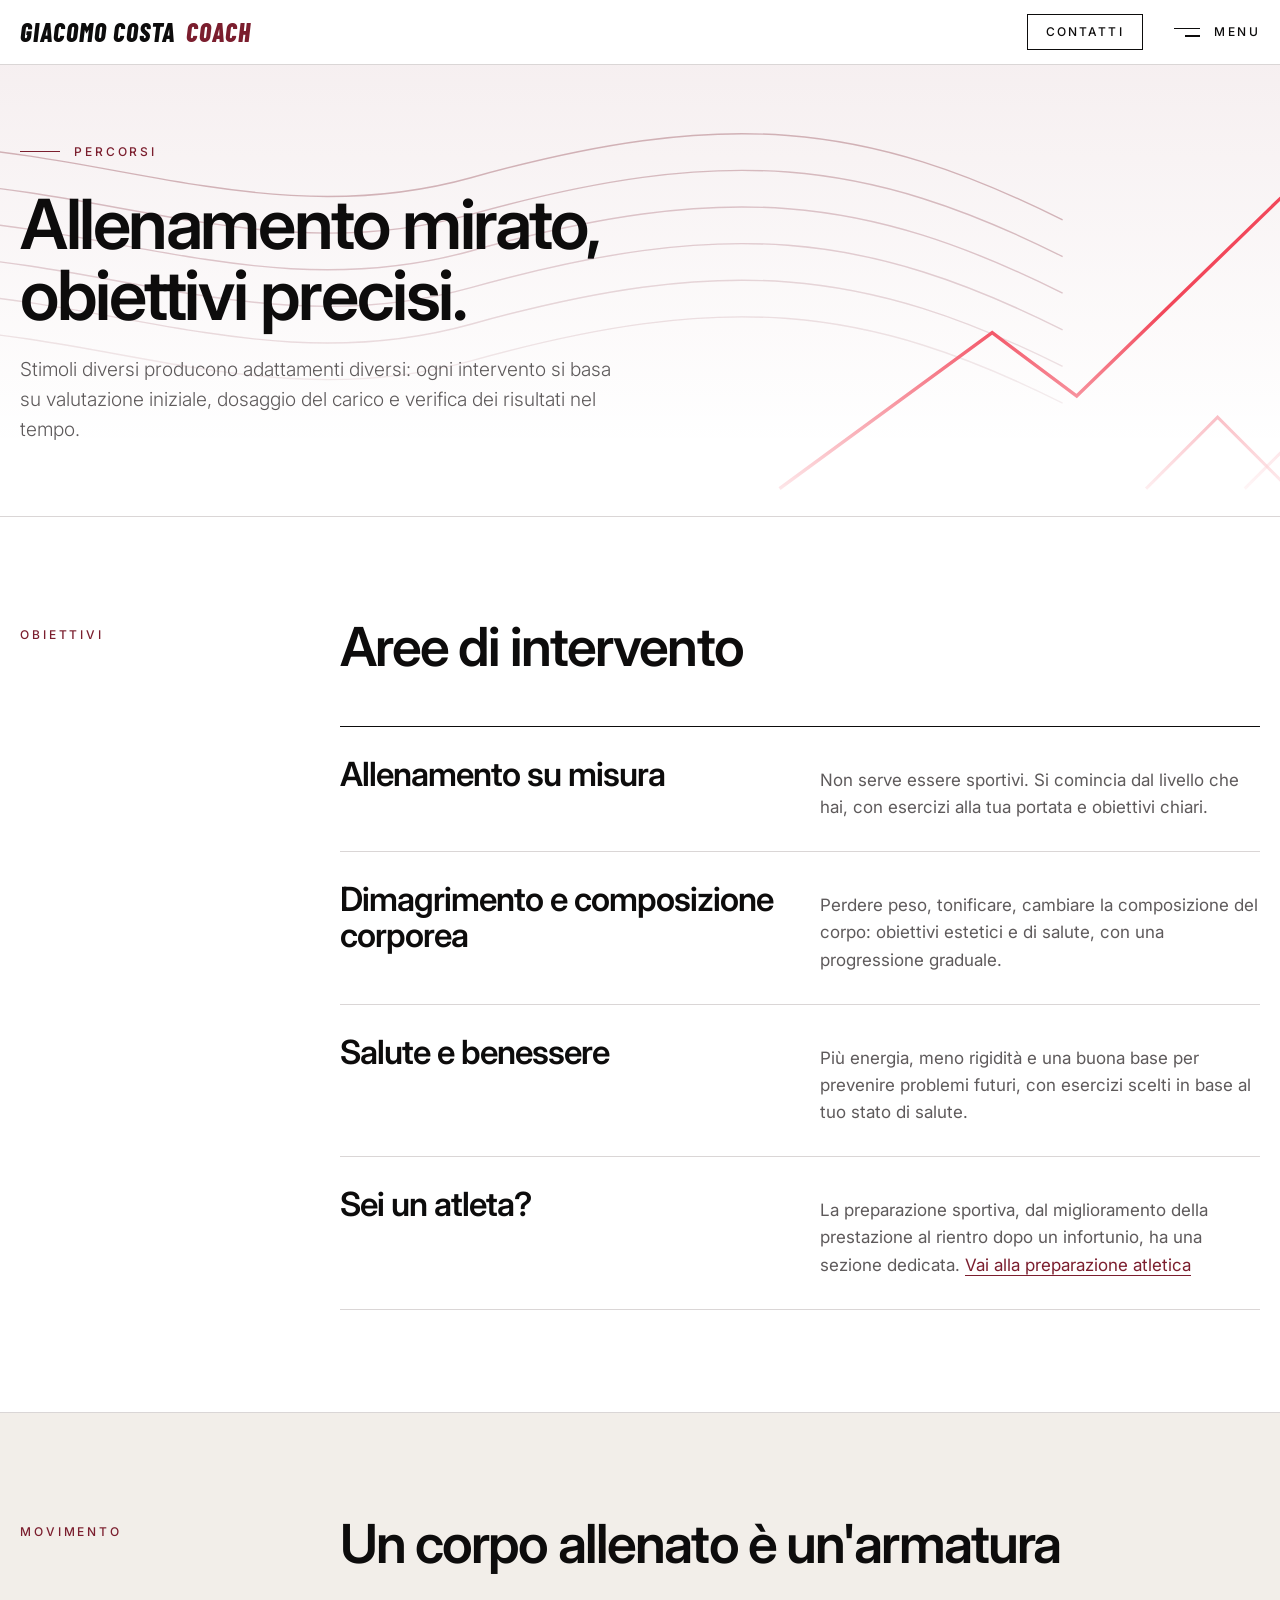
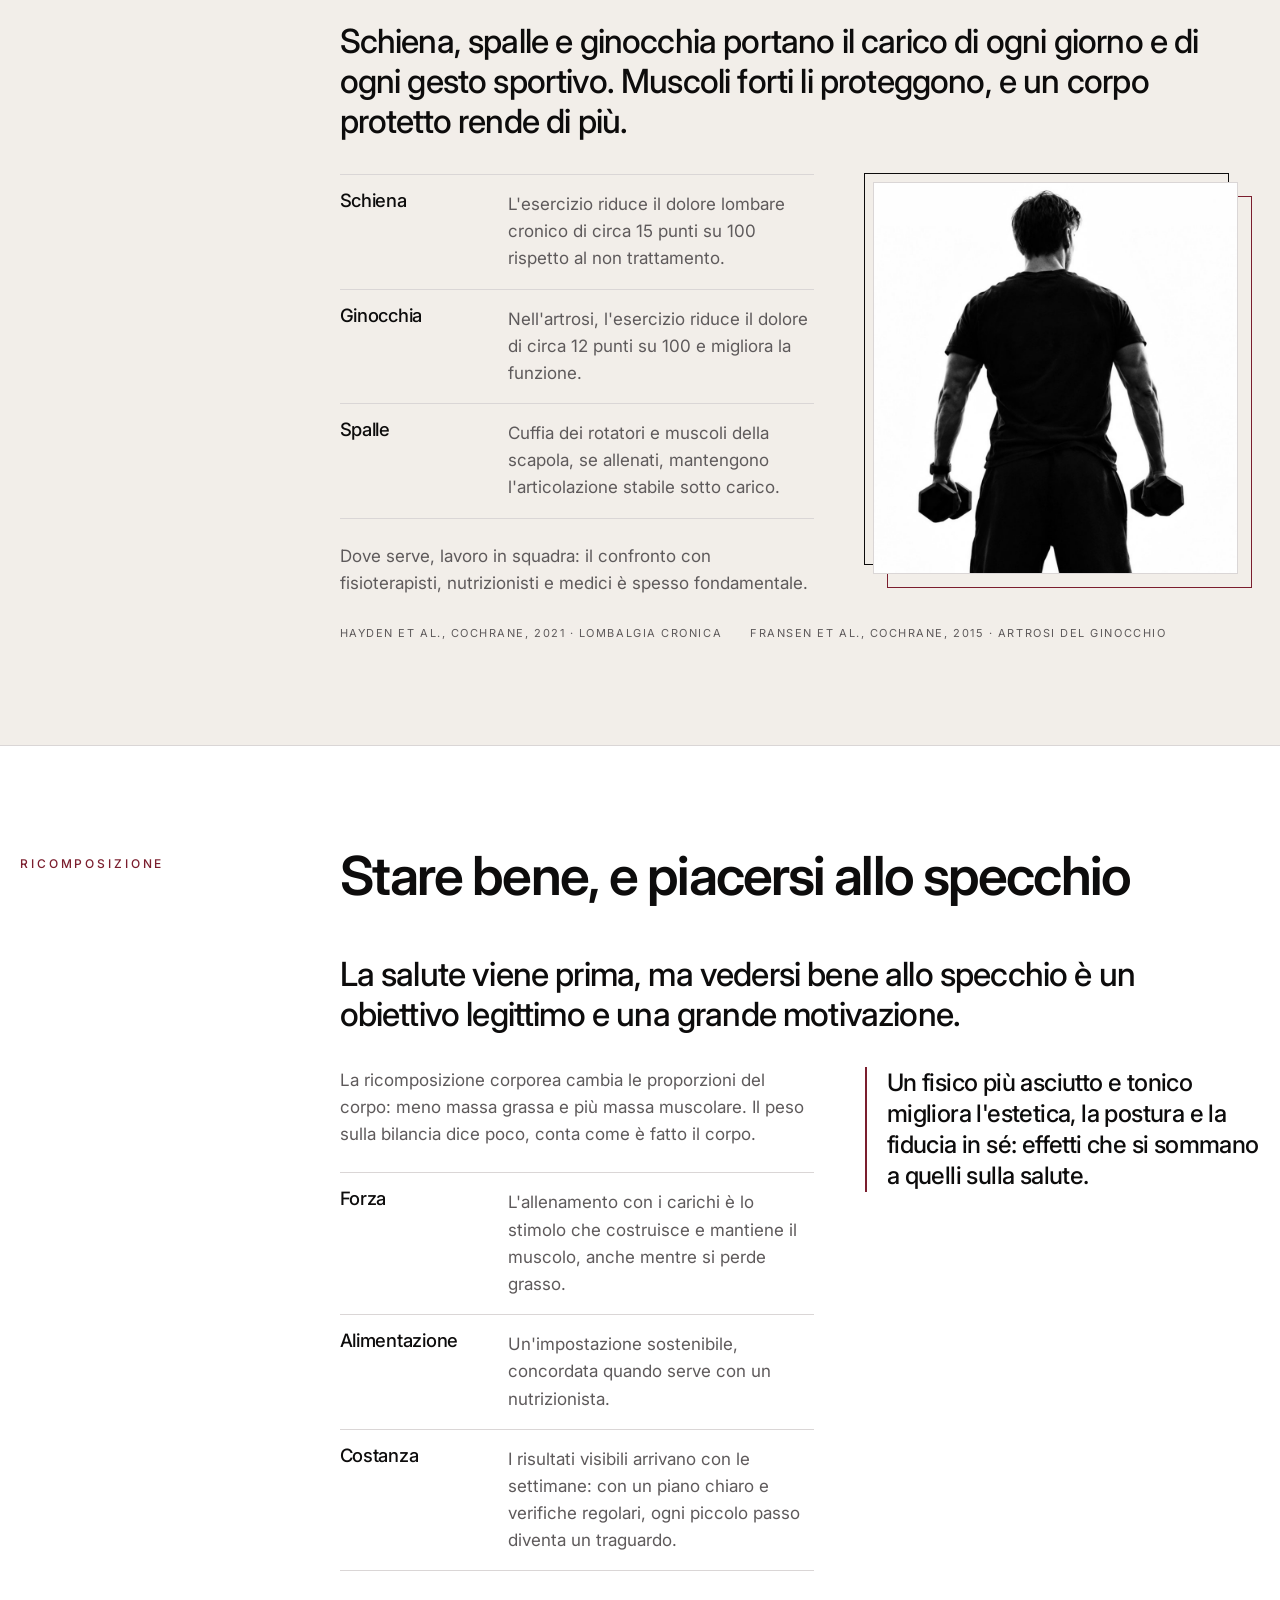
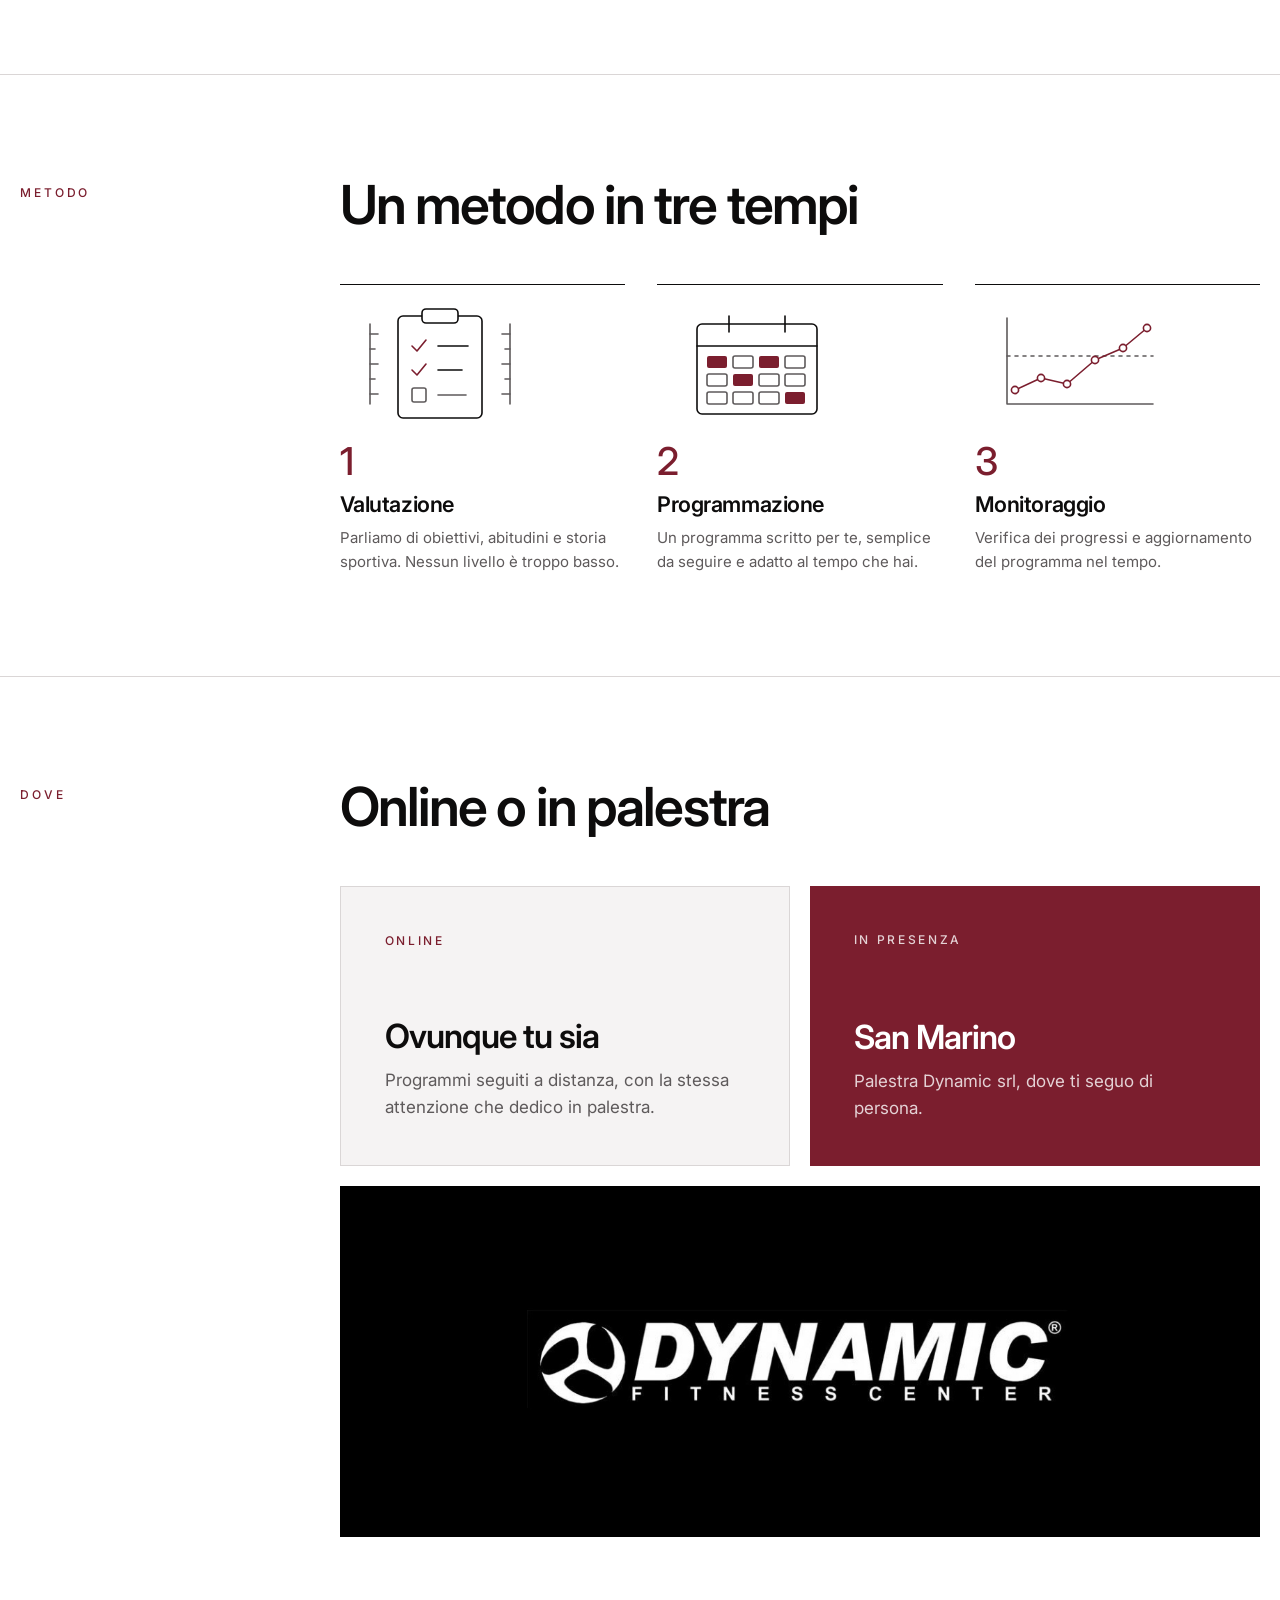
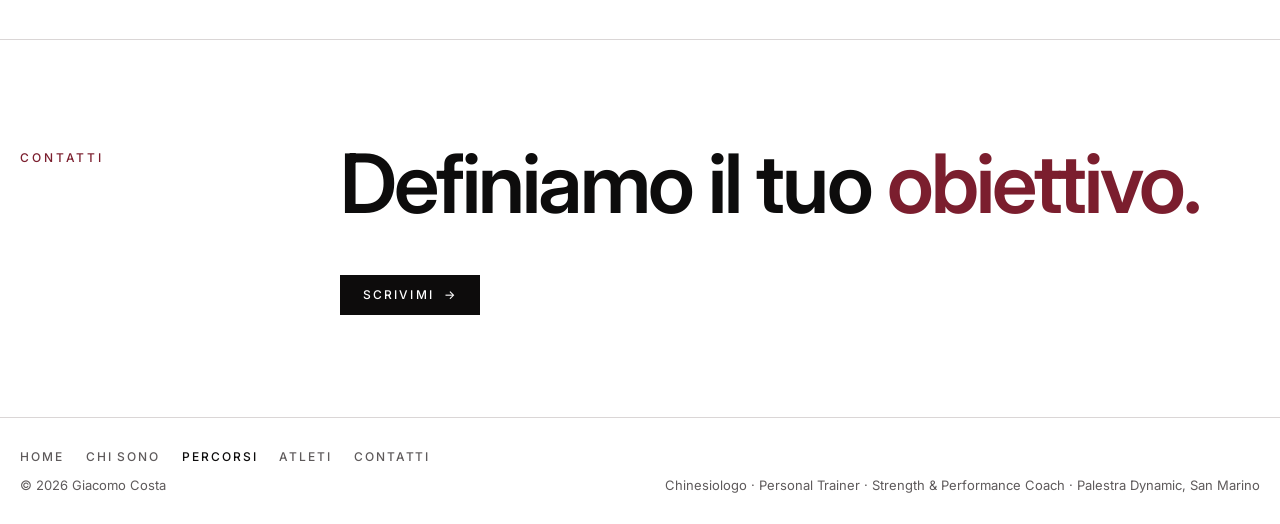
<file: giacomo-costa-sito-github 2.0/percorsi.html>
<!doctype html>
<html lang="it">
<head>
<meta charset="utf-8">
<meta name="viewport" content="width=device-width, initial-scale=1, viewport-fit=cover">
<title>Percorsi di allenamento | Giacomo Costa, San Marino</title>
<meta name="description" content="Allenamento personalizzato per ricomposizione corporea, salute e benessere, online o in presenza alla palestra Dynamic srl di San Marino.">
<meta name="theme-color" content="#0D0C0C">
<meta property="og:title" content="Percorsi di allenamento | Giacomo Costa, San Marino">
<meta property="og:description" content="Allenamento personalizzato per ricomposizione corporea, salute e benessere, online o in presenza alla palestra Dynamic srl di San Marino.">
<meta property="og:type" content="website">
<meta property="og:locale" content="it_IT">
<meta property="og:site_name" content="Giacomo Costa Coach">
<meta property="og:url" content="https://giacomocostacoach.it/percorsi.html">
<link rel="canonical" href="https://giacomocostacoach.it/percorsi.html">

<link rel="icon" href="favicon.ico" sizes="48x48">
<link rel="icon" href="icon-96.png" type="image/png" sizes="96x96">
<link rel="icon" href="assets/favicon.svg" type="image/svg+xml">
<link rel="apple-touch-icon" href="apple-touch-icon.png">
<link rel="preconnect" href="https://fonts.googleapis.com"><link rel="preconnect" href="https://fonts.gstatic.com" crossorigin><link rel="stylesheet" href="https://fonts.googleapis.com/css2?family=Inter:ital,opsz,wght@0,14..32,300..700;1,14..32,400&family=Barlow+Condensed:ital,wght@1,800&display=swap">
<link rel="stylesheet" href="style.css">
</head>
<body>
<header class="top">
  <div class="wrap">
    <a class="mark" href="index.html" aria-label="Giacomo Costa Coach, home">Giacomo Costa <span>Coach</span></a>
    <div class="tools">
      <a class="btn" href="contatti.html">Contatti</a>
      <button class="menu-btn" id="menu-btn" type="button" aria-expanded="false" aria-controls="drawer"><span class="bars" aria-hidden="true"></span>Menu</button>
    </div>
  </div>
</header>
<div class="scrim" id="scrim"></div>
<aside class="drawer" id="drawer" aria-label="Menu principale" aria-hidden="true">
  <div class="drawer-head">
    <a class="mark" href="index.html" aria-label="Giacomo Costa Coach, home">Giacomo Costa <span>Coach</span></a>
    <button class="drawer-close" id="drawer-close" type="button"><span aria-hidden="true"></span>Chiudi</button>
  </div>
  <nav aria-label="Pagine del sito"><ul><li style="--n:0"><a href="index.html">Home<small>Inizio</small></a></li><li style="--n:1"><a href="chi-sono.html">Chi sono<small>Profilo e titoli</small></a></li><li style="--n:2"><a href="percorsi.html" aria-current="page">Percorsi<small>Obiettivi e metodo</small></a></li><li style="--n:3"><a href="atleti.html">Atleti<small>Performance e rientro</small></a></li><li style="--n:4"><a href="contatti.html">Contatti<small>Scrivimi</small></a></li></ul></nav>
  <div class="reach">
    <a href="mailto:info@giacomocostacoach.it">info@giacomocostacoach.it</a>
    <a href="https://www.instagram.com/giacomo.costa_/" target="_blank" rel="noopener">@giacomo.costa_</a>
  </div>
</aside>
<main id="top" class="sport">
  <section class="hero phead has-bg">
    <svg class="pane-bg phead-bg" viewBox="0 0 1200 320" preserveAspectRatio="xMidYMid slice" aria-hidden="true" focusable="false">
      <g class="waves"><path class="w" style="--o:0.34" d="M-40 70 C 160 20, 300 130, 480 80 S 760 40, 900 110"/><path class="w" style="--o:0.3" d="M-40 96 C 160 46, 300 156, 480 106 S 760 66, 900 136"/><path class="w" style="--o:0.26" d="M-40 122 C 160 72, 300 182, 480 132 S 760 92, 900 162"/><path class="w" style="--o:0.22" d="M-40 148 C 160 98, 300 208, 480 158 S 760 118, 900 188"/><path class="w" style="--o:0.18" d="M-40 174 C 160 124, 300 234, 480 184 S 760 144, 900 214"/><path class="w" style="--o:0.14" d="M-40 200 C 160 150, 300 260, 480 210 S 760 170, 900 240"/></g>
      <g class="slash"><path class="peak" pathLength="1" d="M700 300 L850 190 L910 235 L1080 70 L1200 150"/>
      <path class="chev" d="M960 300 L1010 250 L1060 300"/><path class="chev" style="opacity:.4" d="M1030 300 L1080 250 L1130 300"/>
      <path class="tip" d="M1080 62 l8 8 l-8 8 l-8 -8 z"/></g>
    </svg><div class="wrap">
      <div class="hero-copy">
        <p class="eyebrow">Percorsi</p>
        <h1 class="h1">Allenamento mirato, obiettivi precisi.</h1>
        <p class="lede">Stimoli diversi producono adattamenti diversi: ogni intervento si basa su valutazione iniziale, dosaggio del carico e verifica dei risultati nel tempo.</p>
      </div>
    </div>
  </section>

  <section class="sec">
    <div class="wrap">
      <div class="grid">
        <p class="label">Obiettivi</p>
        <div class="body">
          <h2 class="h2">Aree di intervento</h2>
          <div class="svc-list">
            <div class="svc">
              <h3>Allenamento su misura</h3>
              <p>Non serve essere sportivi. Si comincia dal livello che hai, con esercizi alla tua portata e obiettivi chiari.</p>
            </div>
            <div class="svc">
              <h3>Dimagrimento e composizione corporea</h3>
              <p>Perdere peso, tonificare, cambiare la composizione del corpo: obiettivi estetici e di salute, con una progressione graduale.</p>
            </div>
            <div class="svc">
              <h3>Salute e benessere</h3>
              <p>Più energia, meno rigidità e una buona base per prevenire problemi futuri, con esercizi scelti in base al tuo stato di salute.</p>
            </div>
            <div class="svc">
              <h3>Sei un atleta?</h3>
              <p>La preparazione sportiva, dal miglioramento della prestazione al rientro dopo un infortunio, ha una sezione dedicata. <a class="inl" href="atleti.html">Vai alla preparazione atletica</a></p>
            </div>
          </div>
        </div>
      </div>
    </div>
  </section>

  <section class="sec stone">
    <div class="wrap">
      <div class="grid">
        <p class="label">Movimento</p>
        <div class="body">
          <h2 class="h2">Un corpo allenato è un'armatura</h2>
          <p class="mov-lead">Schiena, spalle e ginocchia portano il carico di ogni giorno e di ogni gesto sportivo. Muscoli forti li proteggono, e un corpo protetto rende di più.</p>
          <div class="mov">
            <div class="mov-txt">
              <ul class="plates">
                <li><b>Schiena</b><span>L'esercizio riduce il dolore lombare cronico di circa 15 punti su 100 rispetto al non trattamento.</span></li>
                <li><b>Ginocchia</b><span>Nell'artrosi, l'esercizio riduce il dolore di circa 12 punti su 100 e migliora la funzione.</span></li>
                <li><b>Spalle</b><span>Cuffia dei rotatori e muscoli della scapola, se allenati, mantengono l'articolazione stabile sotto carico.</span></li>
              </ul>
              <p>Dove serve, lavoro in squadra: il confronto con fisioterapisti, nutrizionisti e medici è spesso fondamentale.</p>
            </div>
            <div class="frame-wrap"><figure class="armphoto">
              <img src="assets/schiena.jpg" alt="Giacomo Costa di spalle con due manubri, in controluce" width="900" height="966" loading="lazy" decoding="async">
            </figure></div>
          </div>
          <ul class="refs">
            <li>Hayden et al., Cochrane, 2021 · Lombalgia cronica</li>
            <li>Fransen et al., Cochrane, 2015 · Artrosi del ginocchio</li>
          </ul>
        </div>
      </div>
    </div>
  </section>

  <section class="sec">
    <div class="wrap">
      <div class="grid">
        <p class="label">Ricomposizione</p>
        <div class="body">
          <h2 class="h2">Stare bene, e piacersi allo specchio</h2>
          <p class="mov-lead">La salute viene prima, ma vedersi bene allo specchio è un obiettivo legittimo e una grande motivazione.</p>
          <div class="mov">
            <div class="mov-txt">
              <p>La ricomposizione corporea cambia le proporzioni del corpo: meno massa grassa e più massa muscolare. Il peso sulla bilancia dice poco, conta come è fatto il corpo.</p>
              <ul class="plates">
                <li><b>Forza</b><span>L'allenamento con i carichi è lo stimolo che costruisce e mantiene il muscolo, anche mentre si perde grasso.</span></li>
                <li><b>Alimentazione</b><span>Un'impostazione sostenibile, concordata quando serve con un nutrizionista.</span></li>
                <li><b>Costanza</b><span>I risultati visibili arrivano con le settimane: con un piano chiaro e verifiche regolari, ogni piccolo passo diventa un traguardo.</span></li>
              </ul>
            </div>
            <p class="mov-side">Un fisico più asciutto e tonico migliora l'estetica, la postura e la fiducia in sé: effetti che si sommano a quelli sulla salute.</p>
          </div>
        </div>
      </div>
    </div>
  </section>

  <section class="sec">
    <div class="wrap">
      <div class="grid">
        <p class="label">Metodo</p>
        <div class="body">
          <h2 class="h2">Un metodo in tre tempi</h2>
          <div class="steps">
            <div class="step">
              <svg class="ill" viewBox="0 0 200 120" aria-hidden="true">
                <path class="il im" d="M30 20V100M170 20V100"/>
                <path class="il im" d="M30 30h8"/><path class="il im" d="M30 45h5"/><path class="il im" d="M30 60h8"/><path class="il im" d="M30 75h5"/><path class="il im" d="M30 90h8"/><path class="il im" d="M170 30h-8"/><path class="il im" d="M170 45h-5"/><path class="il im" d="M170 60h-8"/><path class="il im" d="M170 75h-5"/><path class="il im" d="M170 90h-8"/>
                <rect class="il dr" pathLength="1" x="58" y="12" width="84" height="102" rx="5"/>
                <rect class="il ifp" x="82" y="5" width="36" height="14" rx="4"/>
                <path class="il ia dr" pathLength="1" d="M72 42l5 5 9-11"/>
                <path class="il dr" pathLength="1" d="M98 42h30"/>
                <path class="il ia dr" pathLength="1" d="M72 66l5 5 9-11"/>
                <path class="il dr" pathLength="1" d="M98 66h24"/>
                <rect class="il im" x="72" y="84" width="14" height="14" rx="2"/>
                <path class="il im" d="M98 91h28"/>
              </svg>
              <b>1</b>
              <h3>Valutazione</h3>
              <p>Parliamo di obiettivi, abitudini e storia sportiva. Nessun livello è troppo basso.</p>
            </div>
            <div class="step">
              <svg class="ill" viewBox="0 0 200 120" aria-hidden="true">
                <rect class="il dr" pathLength="1" x="40" y="20" width="120" height="90" rx="5"/>
                <path class="il" d="M40 42H160M72 12V28M128 12V28"/>
                <rect class="ifa" x="50" y="52" width="20" height="12" rx="2"/><rect class="il im" x="76" y="52" width="20" height="12" rx="2"/><rect class="ifa" x="102" y="52" width="20" height="12" rx="2"/><rect class="il im" x="128" y="52" width="20" height="12" rx="2"/><rect class="il im" x="50" y="70" width="20" height="12" rx="2"/><rect class="ifa" x="76" y="70" width="20" height="12" rx="2"/><rect class="il im" x="102" y="70" width="20" height="12" rx="2"/><rect class="il im" x="128" y="70" width="20" height="12" rx="2"/><rect class="il im" x="50" y="88" width="20" height="12" rx="2"/><rect class="il im" x="76" y="88" width="20" height="12" rx="2"/><rect class="il im" x="102" y="88" width="20" height="12" rx="2"/><rect class="ifa" x="128" y="88" width="20" height="12" rx="2"/>
              </svg>
              <b>2</b>
              <h3>Programmazione</h3>
              <p>Un programma scritto per te, semplice da seguire e adatto al tempo che hai.</p>
            </div>
            <div class="step">
              <svg class="ill" viewBox="0 0 200 120" aria-hidden="true">
                <path class="il im" d="M32 14V100H178"/>
                <path class="il im" stroke-dasharray="3 5" d="M32 52H178"/>
                <polyline class="il ia dr" pathLength="1" points="40,86 66,74 92,80 120,56 148,44 172,24"/>
                <circle class="il ia ifp" cx="40" cy="86" r="3.6"/><circle class="il ia ifp" cx="66" cy="74" r="3.6"/><circle class="il ia ifp" cx="92" cy="80" r="3.6"/><circle class="il ia ifp" cx="120" cy="56" r="3.6"/><circle class="il ia ifp" cx="148" cy="44" r="3.6"/><circle class="il ia ifp" cx="172" cy="24" r="3.6"/>
              </svg>
              <b>3</b>
              <h3>Monitoraggio</h3>
              <p>Verifica dei progressi e aggiornamento del programma nel tempo.</p>
            </div>
          </div>
        </div>
      </div>
    </div>
  </section>

  <section class="sec">
    <div class="wrap">
      <div class="grid">
        <p class="label">Dove</p>
        <div class="body">
          <h2 class="h2">Online o in palestra</h2>
          <div class="where">
            <div class="pane a">
              <small>Online</small>
              <div>
                <h3>Ovunque tu sia</h3>
                <p>Programmi seguiti a distanza, con la stessa attenzione che dedico in palestra.</p>
              </div>
            </div>
            <div class="pane b">
              <small>In presenza</small>
              <div>
                <h3>San Marino</h3>
                <p>Palestra Dynamic srl, dove ti seguo di persona.</p>
              </div>
            </div>
          </div>
          <figure class="slot wide" data-slot="palestra">
            <img src="assets/dynamic.jpg" alt="Palestra Dynamic Fitness Center, San Marino" width="784" height="395" loading="lazy" decoding="async">
          </figure>
        </div>
      </div>
    </div>
  </section>

  <section class="sec">
    <div class="wrap">
      <div class="grid">
        <p class="label">Contatti</p>
        <div class="body">
          <h2 class="big">Definiamo il tuo <em>obiettivo</em>.</h2>
          <div class="cta-row">
            <a class="btn solid" href="contatti.html">Scrivimi</a>
            
          </div>
        </div>
      </div>
    </div>
  </section>
</main>
<footer>
  <div class="wrap">
    <div class="foot-top"><ul class="flinks"><li><a href="index.html">Home</a></li><li><a href="chi-sono.html">Chi sono</a></li><li><a href="percorsi.html" aria-current="page">Percorsi</a></li><li><a href="atleti.html">Atleti</a></li><li><a href="contatti.html">Contatti</a></li></ul></div>
    <div class="foot-bot">
      <span>© 2026 Giacomo Costa</span>
      <span>Chinesiologo · Personal Trainer · Strength &amp; Performance Coach · Palestra Dynamic, San Marino</span>
    </div>
  </div>
</footer>
<button class="totop" id="totop" type="button" aria-label="Torna all'inizio della pagina">
  <svg viewBox="0 0 44 44" aria-hidden="true">
    <circle class="trk" cx="22" cy="22" r="20"/>
    <circle class="prg" cx="22" cy="22" r="20" pathLength="1"/>
    <path class="arw" d="M22 29V15M15 21l7-7 7 7"/>
  </svg>
</button>
<script src="site.js"></script>
</body>
</html>
</file>
<file: style.css>
/* Layout: editorial, asymmetric 12-column grid on white with hairline rules.
   Colour is rationed: one bordeaux block, one bordeaux italic per headline,
   and a goniometer (joint-angle gauge) motif on the portrait frame. */
:root{
  --paper:#FFFFFF;
  --ink:#0D0C0C;
  --mute:#5E5A5B;
  --line:#DAD6D6;
  --tint:#F5F3F3;
  --accent:#7B1E2E;
  --block:#7B1E2E;
  --on-block:#FFFFFF;
  --on-block-mute:rgba(255,255,255,.8);
  --band:#0D0C0C;--on-band:#F4F1F1;--on-band-mute:#B9B3B4;--band-line:#3A3536;--accent-band:#F2475A;
  --display:"Bodoni Moda","Didot","Bodoni 72",Georgia,serif;
  --sans:"Inter","SF Pro Text","Helvetica Neue",system-ui,sans-serif;
}
@media (prefers-color-scheme: dark){
  :root:not([data-theme="light"]){
    --paper:#0C0B0B;--ink:#F4F1F1;--mute:#A39E9F;--line:#2D292A;--tint:#151213;--accent:#F2475A;--block:#7B1E2E;--on-block:#FFFFFF;--on-block-mute:rgba(255,255,255,.8);
    --band:#171314;--on-band:#F4F1F1;--on-band-mute:#B9B3B4;--band-line:#3A3536;--accent-band:#F2475A;
    color-scheme:dark;
  }
}
:root[data-theme="dark"]{
  --paper:#0C0B0B;--ink:#F4F1F1;--mute:#A39E9F;--line:#2D292A;--tint:#151213;--accent:#F2475A;--block:#7B1E2E;--on-block:#FFFFFF;--on-block-mute:rgba(255,255,255,.8);
  --band:#171314;--on-band:#F4F1F1;--on-band-mute:#B9B3B4;--band-line:#3A3536;--accent-band:#F2475A;
  color-scheme:dark;
}

*{box-sizing:border-box}
html{scroll-behavior:smooth}
body{
  margin:0;background:var(--paper);color:var(--ink);
  font-family:var(--sans);font-size:1.0625rem;line-height:1.6;font-weight:400;
  -webkit-font-smoothing:antialiased;
}
body::before{content:"";position:fixed;inset:0 0 auto;height:env(safe-area-inset-top,0px);z-index:10;background:var(--paper)}
a{color:inherit}
a:focus-visible,.btn:focus-visible{outline:2px solid var(--accent);outline-offset:3px}
h1,h2,h3,p,dl,dd,figure{margin:0}

.wrap{
  width:100%;max-width:1280px;margin-inline:auto;
  padding-left:max(20px,env(safe-area-inset-left,0px));
  padding-right:max(20px,env(safe-area-inset-right,0px));
}

/* Header */
.top{position:sticky;top:env(safe-area-inset-top,0px);z-index:11;background:var(--paper);border-bottom:1px solid var(--line)}
.top .wrap{display:flex;align-items:center;justify-content:space-between;gap:24px;min-height:64px}
.mark{font-weight:500;font-size:.8125rem;letter-spacing:.32em;text-transform:uppercase;text-decoration:none;white-space:nowrap}
.nav{display:flex;align-items:center;gap:28px}
.nav a:not(.btn){font-size:.75rem;letter-spacing:.18em;text-transform:uppercase;color:var(--mute);text-decoration:none;font-weight:500}
.nav a:not(.btn):hover{color:var(--ink)}
.btn{
  display:inline-flex;align-items:center;gap:10px;padding:13px 22px;
  border:1px solid var(--ink);color:var(--ink);background:transparent;
  font:500 .75rem/1 var(--sans);letter-spacing:.18em;text-transform:uppercase;text-decoration:none;
  transition:background .2s,color .2s,border-color .2s,transform .3s cubic-bezier(.2,.7,.2,1);
}
.btn:hover{background:var(--ink);color:var(--paper)}
.btn.solid{background:var(--ink);color:var(--paper)}
.btn.solid:hover{background:var(--accent);border-color:var(--accent);color:var(--paper)}

/* Hero */
.hero{padding-block:clamp(40px,7vw,96px) clamp(40px,6vw,80px)}
.hero .grid{display:grid;grid-template-columns:repeat(12,minmax(0,1fr));gap:clamp(24px,3vw,48px);align-items:end}
.hero-copy{grid-column:1/9;min-width:0}
.hero-frame{grid-column:9/13;min-width:0}
.eyebrow{display:flex;align-items:center;gap:14px;margin-bottom:28px;font-size:.75rem;letter-spacing:.24em;text-transform:uppercase;color:var(--accent);font-weight:500}
.eyebrow::before{content:"";width:40px;height:1px;background:currentColor;flex:none}
.h1{font-family:var(--display);font-weight:400;font-size:clamp(2.3rem,5.2vw,4.7rem);line-height:1.04;letter-spacing:-.022em;margin-bottom:28px;text-wrap:balance}
.h1 em{font-style:italic;color:var(--accent)}
.lede{font-weight:300;font-size:clamp(1.1rem,1.5vw,1.3rem);line-height:1.55;color:var(--mute);max-width:32em;margin-bottom:20px}
.hero-where{margin-bottom:36px;font-size:.8125rem;letter-spacing:.22em;text-transform:uppercase;font-weight:500;color:var(--accent)}
.actions{display:flex;flex-wrap:wrap;gap:12px}

.slot{position:relative;background:var(--tint);border:1px solid var(--line);overflow:hidden;isolation:isolate}
.slot img{position:absolute;inset:0;display:block;width:100%;height:100%;object-fit:cover}
.portrait img{object-position:52% 30%}
.slot figcaption{position:absolute;left:16px;top:14px;font-size:.6875rem;letter-spacing:.2em;text-transform:uppercase;color:var(--mute)}
.portrait{aspect-ratio:4/5;max-width:100%}

/* Ledger */
.ledger{display:grid;grid-template-columns:repeat(4,minmax(0,1fr));gap:28px clamp(20px,3vw,48px);padding-bottom:clamp(48px,6vw,80px)}
.ledger>div{position:relative;padding-top:18px;min-width:0}
.ledger b{display:block;font:400 clamp(2.2rem,4vw,3.4rem)/1 var(--display);letter-spacing:-.02em;margin-bottom:12px}
.ledger span{display:block;font-size:.875rem;line-height:1.45;color:var(--mute);max-width:22ch}

/* Sections */
.sec{border-top:1px solid var(--line);padding-block:clamp(56px,8vw,120px)}
.sec .grid{display:grid;grid-template-columns:repeat(12,minmax(0,1fr));gap:clamp(24px,3vw,48px)}
.label{grid-column:1/4;margin-top:6px;font-size:.75rem;letter-spacing:.24em;text-transform:uppercase;color:var(--accent);font-weight:500}
.body{grid-column:4/13;min-width:0}
.h2{font-family:var(--display);font-weight:400;font-size:clamp(2rem,4.4vw,3.6rem);line-height:1.04;letter-spacing:-.02em;margin-bottom:clamp(28px,4vw,56px);text-wrap:balance;max-width:18em}

.lead{font-family:var(--display);font-weight:400;font-size:clamp(1.5rem,2.7vw,2.3rem);line-height:1.28;letter-spacing:-.01em;margin-bottom:40px;max-width:30em;text-wrap:pretty}
.cols{display:grid;grid-template-columns:repeat(2,minmax(0,1fr));gap:32px;max-width:52rem}
.cols p{color:var(--mute)}

.rows{border-top:1px solid var(--ink)}
.r{display:grid;grid-template-columns:minmax(0,1.1fr) minmax(0,1.7fr) minmax(0,1.5fr);gap:12px 32px;padding:26px 0;border-bottom:1px solid var(--line)}
.r .k{padding-top:.45rem;font-size:.75rem;letter-spacing:.18em;text-transform:uppercase;color:var(--accent);font-weight:500}
.r .t{font-family:var(--display);font-size:clamp(1.25rem,2vw,1.6rem);line-height:1.2}
.r .n{color:var(--mute);font-size:.9375rem}

.svc-list{border-top:1px solid var(--ink)}
.svc{display:grid;grid-template-columns:repeat(2,minmax(0,1fr));gap:12px 40px;padding:30px 0;border-bottom:1px solid var(--line);align-items:baseline}
.svc h3{font-family:var(--display);font-weight:400;font-size:clamp(1.7rem,3vw,2.5rem);line-height:1.08;letter-spacing:-.015em}
.svc p{color:var(--mute);max-width:30em}

.steps{display:grid;grid-template-columns:repeat(3,minmax(0,1fr));gap:32px}
.step{position:relative;padding-top:20px;min-width:0}
.step b{display:block;font:400 3.6rem/1 var(--display);color:var(--accent);margin-bottom:18px}
.step h3{font-family:var(--display);font-weight:400;font-size:1.5rem;margin-bottom:10px}
.step p{color:var(--mute);font-size:.9375rem}

.where{display:grid;grid-template-columns:repeat(2,minmax(0,1fr));gap:20px}
.pane{padding:clamp(28px,3.5vw,44px);min-height:280px;display:flex;flex-direction:column;justify-content:space-between;gap:36px;min-width:0}
.pane small{font-size:.75rem;letter-spacing:.22em;text-transform:uppercase;font-weight:500}
.pane h3{font-family:var(--display);font-weight:400;font-size:clamp(1.8rem,3vw,2.5rem);line-height:1.08;margin-bottom:12px}
.pane p{max-width:26em}
.pane.a{background:var(--tint);border:1px solid var(--line)}
.pane.a small{color:var(--accent)}
.pane.a p{color:var(--mute)}
.pane.b{background:var(--block);color:var(--on-block)}
.pane.b small,.pane.b p{color:var(--on-block-mute)}
.wide{margin-top:20px;aspect-ratio:21/8;background:#000000;border-color:#000000}
.wide img{object-fit:contain;padding:clamp(16px,4%,40px)}
.slot.wide img{animation:none}

.big{font-family:var(--display);font-weight:400;font-size:clamp(2.4rem,6.4vw,5.2rem);line-height:1;letter-spacing:-.025em;margin-bottom:48px;text-wrap:balance}
.big em{font-style:italic;color:var(--accent)}
.contacts{border-top:1px solid var(--ink);max-width:44rem}
.c{display:flex;flex-wrap:wrap;justify-content:space-between;align-items:baseline;gap:6px 16px;padding:20px 0;border-bottom:1px solid var(--line)}
.c dt{font-size:.75rem;letter-spacing:.2em;text-transform:uppercase;color:var(--mute);font-weight:500}
.c dd{font-family:var(--display);font-size:1.25rem}
.c dd{display:flex;flex-wrap:wrap;align-items:baseline;gap:6px 16px;min-width:0;overflow-wrap:anywhere}
.c dd a{text-decoration:none;border-bottom:1px solid var(--line);transition:border-color .2s,color .2s}
.c dd a:hover{color:var(--accent);border-color:var(--accent)}
.copy{font:500 .6875rem/1 var(--sans);letter-spacing:.18em;text-transform:uppercase;padding:8px 12px;background:transparent;color:var(--mute);border:1px solid var(--line);cursor:pointer;transition:color .2s,border-color .2s}
.copy:hover{color:var(--ink);border-color:var(--ink)}
.copy:focus-visible{outline:2px solid var(--accent);outline-offset:3px}
.note{margin-top:20px;color:var(--mute);font-size:.9375rem;max-width:34em}

.inl{color:var(--accent);text-decoration:none;border-bottom:1px solid currentColor}
.inl:hover{color:var(--ink)}

/* Athletic preparation band */
.band{background:var(--band);color:var(--on-band);border-top:0}
.band .label{color:var(--accent-band)}
.band .big{font-size:clamp(2.1rem,5vw,4rem);margin-bottom:28px;max-width:16em}
.band .big em{color:var(--accent-band)}
.band .intro{font-weight:300;font-size:clamp(1.1rem,1.5vw,1.3rem);line-height:1.55;color:var(--on-band-mute);max-width:36em;margin-bottom:clamp(36px,5vw,64px)}
.tracks{display:grid;grid-template-columns:repeat(2,minmax(0,1fr));gap:clamp(28px,4vw,64px)}
.track{border-top:1px solid var(--on-band);padding-top:24px;min-width:0}
.track small{font-size:.75rem;letter-spacing:.22em;text-transform:uppercase;color:var(--accent-band);font-weight:500}
.track h3{font-family:var(--display);font-weight:400;font-size:clamp(1.8rem,3vw,2.6rem);line-height:1.08;margin:12px 0 16px}
.track p{color:var(--on-band-mute);max-width:30em}
.track ul{list-style:none;margin:24px 0 0;padding:0}
.track li{padding:12px 0;border-top:1px solid var(--band-line);font-size:.9375rem}
.track .gate{margin-top:20px;font-size:.875rem}
.band .foot{margin-top:clamp(36px,5vw,64px);padding-top:28px;border-top:1px solid var(--band-line);display:flex;flex-wrap:wrap;align-items:center;justify-content:space-between;gap:20px 32px}
.band .foot p{color:var(--on-band-mute);max-width:34em}
.btn.light{border-color:var(--on-band);color:var(--on-band)}
.btn.light:hover{background:var(--on-band);color:var(--band)}
.band a:focus-visible,.band .btn:focus-visible{outline-color:var(--accent-band)}

footer{border-top:1px solid var(--line);padding-block:28px}
footer .wrap{display:flex;flex-wrap:wrap;justify-content:space-between;gap:8px 24px;font-size:.8125rem;color:var(--mute)}

@media (max-width:900px){
  .hero-copy,.hero-frame,.label,.body{grid-column:1/-1}
  .hero-frame{max-width:440px}
  .label{margin-top:0}
  .ledger{grid-template-columns:repeat(2,minmax(0,1fr))}
  .cols,.svc,.where,.steps,.tracks{grid-template-columns:1fr}
  .r{grid-template-columns:1fr}
  .r .k{padding-top:0}
  .nav a:not(.btn){display:none}
  .wide{aspect-ratio:4/3}
}
/* Motion: everything is visible at rest; scroll-driven effects only where supported */
.ledger>div::before,.step::before{content:"";position:absolute;left:0;right:0;top:0;height:1px;background:var(--ink);transform-origin:left}
.ledger b{font-variant-numeric:tabular-nums}
.top{position:sticky}
.top::after{content:"";position:absolute;left:0;right:0;bottom:-1px;height:2px;background:var(--accent);transform-origin:left;transform:scaleX(0);pointer-events:none}

@keyframes enter{from{opacity:0;transform:translateY(28px)}to{opacity:1;transform:none}}
@keyframes slide{from{opacity:0;transform:translateX(-28px)}to{opacity:1;transform:none}}
@keyframes draw{from{transform:scaleX(0)}to{transform:scaleX(1)}}
@keyframes unveil{from{clip-path:inset(0 100% 0 0)}to{clip-path:inset(0 0 0 0)}}
@keyframes progress{from{transform:scaleX(0)}to{transform:scaleX(1)}}

.hero-copy>*{animation:enter .9s cubic-bezier(.2,.7,.2,1) both}
.hero-copy>:nth-child(2){animation-delay:.08s}
.hero-copy>:nth-child(3){animation-delay:.16s}
.hero-copy>:nth-child(4){animation-delay:.24s}
.hero-frame{animation:enter 1.1s cubic-bezier(.2,.7,.2,1) .2s both}

@supports (animation-timeline: view()){
  .label{animation:slide linear both;animation-timeline:view();animation-range:entry 0% entry 70%}
  .lead,.cols,.note,.c,.r,.svc,.step,.pane,.wide,.track,.intro,.foot,.ledger>div{animation:enter linear both;animation-timeline:view();animation-range:entry 5% entry 65%}
  .ledger>div:nth-child(2),.step:nth-child(2){animation-range:entry 12% entry 72%}
  .ledger>div:nth-child(3),.step:nth-child(3){animation-range:entry 19% entry 79%}
  .ledger>div:nth-child(4){animation-range:entry 26% entry 86%}
  .ledger>div::before,.step::before{animation:draw linear both;animation-timeline:view();animation-range:entry 0% entry 80%}
  .pane.b{animation:unveil linear both;animation-timeline:view();animation-range:entry 0% entry 85%}
  .wide{animation:unveil linear both;animation-timeline:view();animation-range:entry 0% entry 85%}
  .photo-wrap::before{animation:frameA 1s cubic-bezier(.2,.7,.2,1) .4s both,spreadA linear both;animation-timeline:auto,scroll(root);animation-range:normal,0 90vh}
  .photo-wrap::after{animation:frameB 1s cubic-bezier(.2,.7,.2,1) .4s both,spreadB linear both;animation-timeline:auto,scroll(root);animation-range:normal,0 90vh}
}
@supports (animation-timeline: scroll()){
  .top::after{animation:progress linear both;animation-timeline:scroll(root)}
}

/* More motion: words, marquee, hover details */
.w{display:inline-block;overflow:hidden;vertical-align:bottom;padding:.1em .08em .14em;margin:-.1em -.08em -.14em}
.w>span{display:inline-block}
@keyframes wordup{from{transform:translateY(112%)}to{transform:none}}
@keyframes trace{from{stroke-dashoffset:1}to{stroke-dashoffset:0}}
@keyframes pop{0%{opacity:0;transform:scale(0)}55%{opacity:1;transform:scale(1.7)}100%{opacity:1;transform:scale(1)}}
@keyframes ring{0%{opacity:.9;transform:scale(1)}100%{opacity:0;transform:scale(6)}}
@keyframes slam{0%{opacity:0;transform:scale(2.2)}60%{opacity:1;transform:scale(.94)}80%{transform:scale(1.04)}100%{opacity:1;transform:scale(1)}}
@keyframes zoom{from{transform:scale(1.14)}to{transform:scale(1)}}
.hero-copy>.h1{animation:none}
.hero-copy .w>span{animation:wordup 1s cubic-bezier(.2,.7,.2,1) both;animation-delay:calc(var(--i) * 80ms + 120ms)}

/* Force-time figure in the athletic band */
.force{margin:0 0 clamp(36px,5vw,64px);view-timeline-name:--force}
.force svg{display:block;width:100%;height:auto;overflow:visible}
.force .gl{stroke:var(--band-line);stroke-width:1}
.force .axis{stroke:var(--on-band-mute);stroke-width:1.2}
.force .before{fill:none;stroke:var(--on-band-mute);stroke-width:1.6;stroke-dasharray:6 7}
.force .curve{fill:none;stroke:var(--accent-band);stroke-width:3.2;stroke-linecap:round;stroke-linejoin:round}
.force .axis-top,.legend{font-size:.75rem;letter-spacing:.2em;text-transform:uppercase;color:var(--on-band-mute);font-weight:500}
.force .axis-top{margin-bottom:10px}
.legend{display:flex;flex-wrap:wrap;align-items:center;gap:10px 28px;margin-top:16px}
.legend .k{display:inline-flex;align-items:center;gap:10px}
.legend .k::before{content:"";width:32px;height:0;border-top:2px solid var(--accent-band)}
.legend .k-before::before{border-top:2px dashed var(--on-band-mute)}
.legend .k-peak::before{width:9px;height:9px;border:0;border-radius:50%;background:var(--accent-band)}
.legend .t{margin-left:auto}
.peak{transform-box:fill-box;transform-origin:center}
.peak .dot{fill:var(--accent-band)}
.peak .ring{fill:none;stroke:var(--accent-band);stroke-width:2;opacity:0;transform-box:fill-box;transform-origin:center;animation:ring 2.6s cubic-bezier(.2,.6,.3,1) infinite}
.peak .r2{animation-delay:1.3s}

.nav a:not(.btn){position:relative}
.nav a:not(.btn)::after{content:"";position:absolute;left:0;right:0;bottom:-6px;height:1px;background:var(--accent);transform:scaleX(0);transform-origin:left;transition:transform .3s cubic-bezier(.2,.7,.2,1)}
.nav a:not(.btn):hover::after{transform:scaleX(1)}
.btn.solid::after,.btn.light::after,.btn.hot::after{content:"→";transition:transform .25s cubic-bezier(.2,.7,.2,1)}
.btn.solid:hover::after,.btn.light:hover::after,.btn.hot:hover::after{transform:translateX(5px)}

.btn.hot{position:relative;overflow:hidden;background:var(--block);border-color:var(--block);color:var(--on-block)}
.btn.hot::before{content:"";position:absolute;top:0;bottom:0;left:-60%;width:40%;background:linear-gradient(100deg,transparent,rgba(255,255,255,.38),transparent);transform:skewX(-20deg);animation:shine 2s ease-in-out .8s infinite}
.btn.hot:hover{background:var(--ink);border-color:var(--ink);color:var(--paper)}
@keyframes shine{0%{left:-60%}50%,100%{left:130%}}

.photo-wrap{position:relative;margin:14px 28px 28px 14px}
.photo-wrap::before,.photo-wrap::after{content:"";position:absolute;inset:0;z-index:0;pointer-events:none}
.photo-wrap::before{border:1px solid var(--accent);translate:16px 16px;animation:frameA 1s cubic-bezier(.2,.7,.2,1) .4s both}
.photo-wrap::after{border:1px solid var(--ink);translate:-10px -10px;animation:frameB 1s cubic-bezier(.2,.7,.2,1) .4s both}
.photo-wrap .slot{z-index:1}
@keyframes frameA{from{translate:0 0}to{translate:16px 16px}}
@keyframes frameB{from{translate:0 0}to{translate:-10px -10px}}
@keyframes spreadA{from{transform:translate(0,0)}to{transform:translate(12px,12px)}}
@keyframes spreadB{from{transform:translate(0,0)}to{transform:translate(-4px,-4px)}}

@supports (animation-timeline: view()){
  .sec .w>span{animation:wordup linear both;animation-timeline:view();animation-range:entry calc(var(--i) * 3%) entry calc(55% + var(--i) * 3%)}
  .track li{animation:slide linear both;animation-timeline:view();animation-range:entry 0% entry 60%}
  .slot img{animation:zoom linear both;animation-timeline:view();animation-range:entry 0% cover 60%}
  .sec.band .w{overflow:visible}
  .sec.band .w>span{animation:slam linear both;animation-timeline:view();animation-range:entry calc(var(--i) * 4%) entry calc(50% + var(--i) * 4%);transform-origin:50% 70%}
  .force .curve{stroke-dasharray:1;stroke-dashoffset:0;animation:trace linear both;animation-timeline:--force;animation-range:entry 25% entry 100%}
  .force .peak{animation:pop linear both;animation-timeline:--force;animation-range:entry 90% cover 22%}
}

/* Gestures */
::selection{background:var(--accent);color:var(--paper)}
.nav a:not(.btn).on{color:var(--ink)}
.nav a:not(.btn).on::after{transform:scaleX(1)}

.photo-wrap{transition:transform .45s cubic-bezier(.2,.7,.2,1)}

.band{--gx:72%;--gy:18%;background:radial-gradient(520px circle at var(--gx) var(--gy),rgba(242,71,90,.2),transparent 62%),var(--band)}

.cursor{position:fixed;left:0;top:0;width:34px;height:34px;margin:-17px 0 0 -17px;border:1px solid #fff;border-radius:50%;pointer-events:none;z-index:50;opacity:0;mix-blend-mode:difference;transition:opacity .3s,width .3s,height .3s,margin .3s}
.cursor.on{opacity:1}
.cursor.big{width:60px;height:60px;margin:-30px 0 0 -30px}
@media (hover:none),(pointer:coarse){.cursor{display:none}}

.totop{position:fixed;z-index:20;right:calc(16px + env(safe-area-inset-right,0px));bottom:calc(16px + env(safe-area-inset-bottom,0px));width:46px;height:46px;padding:0;border:0;background:transparent;cursor:pointer;opacity:0;pointer-events:none;transform:translateY(12px);transition:opacity .3s,transform .3s}
.totop.show{opacity:1;pointer-events:auto;transform:none}
.totop:focus-visible{outline:2px solid var(--accent);outline-offset:3px;border-radius:50%}
.totop svg{display:block;width:100%;height:100%}
.totop .trk{fill:var(--paper);stroke:var(--line);stroke-width:1.5}
.totop .prg{fill:none;stroke:var(--accent);stroke-width:2;stroke-linecap:round;stroke-dasharray:1;stroke-dashoffset:1;transform:rotate(-90deg);transform-origin:50% 50%}
.totop .arw{fill:none;stroke:var(--ink);stroke-width:1.6;stroke-linecap:round;stroke-linejoin:round}

@media (prefers-reduced-motion:reduce){
  .cursor{display:none}
  html{scroll-behavior:auto}
  *,*::before,*::after{animation:none!important}
}

/* ===== Multi-page additions ===== */
:root{color-scheme:light}
[hidden]{display:none!important}
img{max-width:100%}

/* Smooth page-to-page transitions, header stays still */
@view-transition{navigation:auto}
.top{view-transition-name:site-header}
@media (prefers-reduced-motion:reduce){@view-transition{navigation:none}}

/* Header: name, contact button, menu button */
.top .tools{display:flex;align-items:center;gap:clamp(12px,2vw,28px)}
.top .tools .btn{padding:11px 18px}
.menu-btn{display:inline-flex;align-items:center;gap:14px;padding:12px 0 12px 6px;background:none;border:0;color:var(--ink);font:500 .75rem/1 var(--sans);letter-spacing:.2em;text-transform:uppercase;cursor:pointer}
.menu-btn:focus-visible,.drawer-close:focus-visible,.drawer a:focus-visible{outline:2px solid var(--accent);outline-offset:4px}
.bars{position:relative;width:26px;height:9px;flex:none}
.bars::before,.bars::after{content:"";position:absolute;right:0;height:1.5px;background:currentColor;transition:width .3s cubic-bezier(.2,.7,.2,1)}
.bars::before{top:0;width:100%}
.bars::after{bottom:0;width:60%}
.menu-btn:hover .bars::after{width:100%}

/* Side drawer */
html.menu-open body{overflow:hidden}
.scrim{position:fixed;inset:0;z-index:39;background:rgba(0,0,0,.5);opacity:0;pointer-events:none;transition:opacity .4s}
html.menu-open .scrim{opacity:1;pointer-events:auto}
.drawer{
  position:fixed;top:0;right:0;bottom:0;z-index:40;width:min(460px,100%);
  display:flex;flex-direction:column;gap:32px;overflow-y:auto;
  padding:calc(22px + env(safe-area-inset-top,0px)) max(28px,env(safe-area-inset-right,0px)) calc(28px + env(safe-area-inset-bottom,0px)) 36px;
  background:var(--band);color:var(--on-band);
  transform:translateX(100%);visibility:hidden;
  transition:transform .55s cubic-bezier(.2,.7,.2,1),visibility 0s .55s;
}
html.menu-open .drawer{transform:none;visibility:visible;transition:transform .55s cubic-bezier(.2,.7,.2,1),visibility 0s}
.drawer-head{display:flex;align-items:center;justify-content:space-between;gap:16px}
.drawer-head .mark{color:var(--on-band)}
.drawer-close{display:inline-flex;align-items:center;gap:12px;padding:12px 0 12px 8px;background:none;border:0;color:var(--on-band);font:500 .75rem/1 var(--sans);letter-spacing:.2em;text-transform:uppercase;cursor:pointer}
.drawer-close span{position:relative;width:18px;height:18px}
.drawer-close span::before,.drawer-close span::after{content:"";position:absolute;left:0;right:0;top:50%;height:1.5px;background:currentColor}
.drawer-close span::before{transform:rotate(45deg)}
.drawer-close span::after{transform:rotate(-45deg)}
.drawer ul{list-style:none;margin:0;padding:0;flex:1;display:flex;flex-direction:column;justify-content:center}
.drawer li{border-top:1px solid var(--band-line)}
.drawer li:last-child{border-bottom:1px solid var(--band-line)}
.drawer li a{display:flex;align-items:baseline;justify-content:space-between;gap:16px;padding:18px 0;text-decoration:none;font-family:var(--display);font-size:clamp(1.8rem,4.6vw,2.5rem);line-height:1.1;letter-spacing:-.015em;transition:color .25s,padding-left .35s cubic-bezier(.2,.7,.2,1)}
.drawer li a small{font:500 .6875rem/1 var(--sans);letter-spacing:.2em;text-transform:uppercase;color:var(--on-band-mute);text-align:right}
.drawer li a:hover{color:var(--accent-band);padding-left:12px}
.drawer li a[aria-current="page"]{color:var(--accent-band);font-style:italic}
.drawer .reach{display:flex;flex-direction:column;gap:6px;font-size:.9375rem;color:var(--on-band-mute)}
.drawer .reach a{color:var(--on-band);text-decoration:none;border-bottom:1px solid var(--band-line);align-self:flex-start}
.drawer .reach a:hover{color:var(--accent-band);border-color:var(--accent-band)}
html.menu-open .drawer li{animation:enter .7s cubic-bezier(.2,.7,.2,1) both;animation-delay:calc(var(--n) * 70ms + 180ms)}
@media (max-width:560px){.top .tools .btn{display:none}}

/* Inner page heads */
.phead{padding-block:clamp(40px,6vw,88px) clamp(32px,4vw,56px)}
.phead .hero-copy{max-width:56rem}
.phead .h1{margin-bottom:24px}

/* Home entry panels */
a.pane{text-decoration:none;color:inherit;transition:transform .4s cubic-bezier(.2,.7,.2,1)}
a.pane:hover{transform:translateY(-6px)}
.pane.dark{background:var(--band);color:var(--on-band);border:1px solid var(--band-line)}
.pane.dark small{color:var(--accent-band)}
.pane.dark p{color:var(--on-band-mute)}
.go{display:inline-flex;align-items:center;gap:10px;margin-top:24px;font-size:.75rem;letter-spacing:.2em;text-transform:uppercase;font-weight:500}
.go::after{content:"→";transition:transform .3s cubic-bezier(.2,.7,.2,1)}
a.pane:hover .go::after,.go:hover::after{transform:translateX(6px)}
.pane.a .go{color:var(--accent)}
a.go{text-decoration:none;color:var(--accent)}
.teaser{display:flex;flex-direction:column;align-items:flex-start;gap:0}
.cta-row{display:flex;flex-wrap:wrap;align-items:center;gap:24px 32px}

/* Dedicated athletes page */
.band .h1.big{font-size:clamp(2.3rem,5.6vw,4.6rem)}
.band .force{margin-top:0}

/* Footer links */
footer .wrap{align-items:baseline}
footer .flinks{display:flex;flex-wrap:wrap;gap:6px 22px;list-style:none;margin:0;padding:0}
footer .flinks a{text-decoration:none;font-size:.75rem;letter-spacing:.16em;text-transform:uppercase;font-weight:500}
footer .flinks a:hover{color:var(--accent)}
footer .flinks a[aria-current="page"]{color:var(--ink)}
.foot-top{display:flex;flex-direction:column;gap:18px;width:100%}
.foot-bot{display:flex;flex-wrap:wrap;justify-content:space-between;gap:8px 24px;width:100%}

/* Small line illustrations */
.il{fill:none;stroke:var(--ink);stroke-width:1.6;stroke-linecap:round;stroke-linejoin:round}
.ia{stroke:var(--accent)}
.im{stroke:var(--mute)}
.ifa{fill:var(--accent);stroke:none}
.ifp{fill:var(--paper)}
.ill{display:block;width:100%;max-width:200px;height:auto;margin-bottom:18px;overflow:visible}
.ill .dr{stroke-dasharray:1}
.step b{font-size:2.4rem;margin-bottom:12px}
@supports (animation-timeline: view()){
  .ill .dr{animation:trace linear both;animation-timeline:view();animation-range:entry 10% entry 90%}
}

/* Athletes page: evidence and key exercises */
.stats{display:grid;grid-template-columns:repeat(3,minmax(0,1fr));gap:clamp(24px,3vw,48px)}
.stat{border-top:1px solid var(--on-band);padding-top:22px;min-width:0}
.stat b{display:block;font:400 clamp(2.8rem,5.4vw,4.4rem)/1 var(--display);letter-spacing:-.02em;color:var(--accent-band);margin-bottom:18px}
.stat p{color:var(--on-band);max-width:24em}
.src{display:block;margin-top:16px;font-size:.6875rem;letter-spacing:.14em;text-transform:uppercase;color:var(--on-band-mute);line-height:1.6}
.stat-note{margin-top:clamp(28px,4vw,48px);color:var(--on-band-mute);font-size:.9375rem;max-width:40em}
.sq{display:grid;grid-template-columns:minmax(0,5fr) minmax(0,7fr);gap:clamp(24px,4vw,72px);align-items:start;margin-bottom:clamp(32px,5vw,64px)}
.sqsvg{max-width:260px;margin-bottom:10px}
.bignum{font:400 clamp(3.6rem,7vw,5.6rem)/1 var(--display);letter-spacing:-.02em;color:var(--accent)}
.bigcap{margin-top:6px;font-size:.75rem;letter-spacing:.2em;text-transform:uppercase;color:var(--mute);font-weight:500}
.sq-txt{display:flex;flex-direction:column;gap:22px;min-width:0}
.sq-lead{font-family:var(--display);font-size:clamp(1.35rem,2.4vw,1.9rem);line-height:1.3;letter-spacing:-.01em}
.sq-txt>p:not(.sq-lead){color:var(--mute);max-width:36em}
@media (max-width:900px){.stats,.sq{grid-template-columns:1fr}}
@supports (animation-timeline: view()){
  .stat,.sq-fig,.sq-txt{animation:enter linear both;animation-timeline:view();animation-range:entry 5% entry 65%}
}

/* Movement as medicine, references, squat photo */
.mov-lead{font-family:var(--display);font-size:clamp(1.35rem,2.4vw,1.9rem);line-height:1.3;letter-spacing:-.01em;max-width:30em;margin-bottom:32px}
.refs{list-style:none;margin:28px 0 0;padding:0;display:flex;flex-wrap:wrap;gap:6px 28px}
.refs li{font-size:.6875rem;letter-spacing:.14em;text-transform:uppercase;color:var(--mute);line-height:1.6}
.sqphoto{width:100%;max-width:440px;aspect-ratio:877/1032}
.sq-num{margin-top:6px}

/* Movement section: body armour */
.mov{display:grid;grid-template-columns:minmax(0,6fr) minmax(0,5fr);gap:clamp(24px,4vw,64px);align-items:start}
.mov-txt{display:flex;flex-direction:column;gap:24px;min-width:0;color:var(--mute)}
.plates{list-style:none;margin:0;padding:0}
.plates li{display:grid;grid-template-columns:7.5rem minmax(0,1fr);gap:16px;padding:16px 0;border-top:1px solid var(--line)}
.plates li:last-child{border-bottom:1px solid var(--line)}
.plates b{font:400 1.3rem/1.2 var(--display);color:var(--ink)}
.armphoto{margin:0;min-width:0}
.armphoto img{display:block;width:100%;height:auto}
.mov-side{font-family:var(--display);font-size:clamp(1.2rem,2vw,1.6rem);line-height:1.35;border-left:2px solid var(--accent);padding-left:20px}
@supports (animation-timeline: view()){
  .mov-txt,.armphoto,.mov-side{animation:enter linear both;animation-timeline:view();animation-range:entry 5% entry 65%}
}
@media (max-width:900px){.mov{grid-template-columns:1fr}}
@media (max-width:480px){.plates li{grid-template-columns:1fr;gap:4px}}

/* Chi sono: numbers, principles, animated rail */
.ledger.l3{grid-template-columns:repeat(3,minmax(0,1fr))}
.pillars{display:grid;grid-template-columns:repeat(3,minmax(0,1fr));gap:28px clamp(20px,3vw,40px);margin-top:clamp(36px,5vw,64px)}
.pillar{position:relative;padding-top:20px;min-width:0}
.pillar::before{content:"";position:absolute;left:0;right:0;top:0;height:1px;background:var(--ink);transform-origin:left;transition:height .3s,background .3s}
.pillar:hover::before{height:3px;background:var(--accent)}
.pillar b{display:block;font:italic 400 1.5rem/1 var(--display);color:var(--accent);margin-bottom:14px;transition:transform .4s cubic-bezier(.2,.7,.2,1)}
.pillar:hover b{transform:translateX(8px)}
.pillar h3{font:400 clamp(1.2rem,1.8vw,1.45rem)/1.2 var(--display);margin-bottom:10px}
.pillar p{font-size:.9375rem;color:var(--mute)}
.tl{position:relative;border-top:0;padding-left:36px}
.tl::before{content:"";position:absolute;left:5px;top:34px;bottom:34px;width:1.5px;background:var(--accent);transform-origin:top}
.tl .r{position:relative}
.tl .r::before{content:"";position:absolute;left:-36px;top:34px;width:11px;height:11px;border-radius:50%;background:var(--paper);border:2px solid var(--accent);transition:background .3s,transform .3s}
.tl .r:hover::before{background:var(--accent);transform:scale(1.35)}
@supports (animation-timeline: view()){
  .pillar{animation:enter linear both;animation-timeline:view();animation-range:entry calc(var(--k) * 7%) entry calc(60% + var(--k) * 7%)}
  .pillar::before{animation:draw linear both;animation-timeline:view();animation-range:entry 0% entry 80%}
  .tl::before{animation:growy linear both;animation-timeline:view();animation-range:entry 15% cover 55%}
  .tl .r{animation:slide linear both;animation-timeline:view();animation-range:entry 5% entry 60%}
  .tl .r::before{animation:pop linear both;animation-timeline:view();animation-range:entry 20% entry 60%}
}
@keyframes growy{from{transform:scaleY(0)}to{transform:scaleY(1)}}
@media (max-width:900px){.pillars{grid-template-columns:repeat(2,minmax(0,1fr))}}
@media (max-width:480px){.tl{padding-left:30px}.tl .r::before{left:-30px}.ledger.l3{grid-template-columns:repeat(2,minmax(0,1fr))}}

/* Hero: the name, on one line */
.hero-name{display:block;margin:0 0 clamp(24px,3.5vw,48px);font-weight:400}
.hero-name .sono{display:block;margin-bottom:clamp(10px,1.4vw,18px);font:500 .75rem/1 var(--sans);letter-spacing:.32em;text-transform:uppercase;color:var(--accent)}
.nm{position:relative;display:block;white-space:nowrap;padding-bottom:.14em;font-family:var(--display);font-weight:500;text-transform:uppercase;font-size:clamp(2rem,11vw,12.6rem);line-height:1.02;letter-spacing:.02em;animation:tracking 2s cubic-bezier(.2,.7,.2,1) both}
.nm::after{content:"";position:absolute;left:0;bottom:0;width:100%;height:2px;background:var(--accent);transform-origin:left;animation:draw 1.4s 1s cubic-bezier(.2,.7,.2,1) both}
.nm .ch{display:inline-block;animation:chup 1.1s cubic-bezier(.2,.7,.2,1) both;animation-delay:calc(var(--i) * 75ms)}
.nm .sp{display:inline-block;width:.26em}
.role{max-width:20em;margin-bottom:24px;font-size:clamp(1.5rem,3vw,2.5rem)}
@keyframes chup{from{opacity:0;transform:translateY(.45em) rotateX(-70deg);filter:blur(8px)}to{opacity:1;transform:none;filter:none}}
@keyframes tracking{from{letter-spacing:.2em}to{letter-spacing:.02em}}
@media (max-width:560px){.pillars{grid-template-columns:1fr}}

/* Athletes page: a sturdier, sportier headline face */
.sport{--sport:"Barlow Condensed","Arial Narrow",Impact,sans-serif}
.sport .h1,.sport .h2,.sport .lead,.sport .big,.sport .track h3,.sport .r .t,.sport .sq-lead,.sport .stat b,.sport .bignum{font-family:var(--sport);font-weight:500;text-transform:uppercase;letter-spacing:.02em;line-height:.98}
.sport .h1.big{font-size:clamp(2.9rem,7.4vw,6.2rem)}
.sport .h2{font-size:clamp(2.3rem,5vw,4rem)}
.sport .lead{font-size:clamp(1.8rem,3.2vw,2.8rem);line-height:1.05}
.sport .big{font-size:clamp(2.9rem,7.6vw,6.2rem)}
.sport .track h3{font-size:clamp(1.9rem,3vw,2.5rem);line-height:1}
.sport .r .t{font-size:clamp(1.4rem,2.2vw,1.8rem);font-weight:500;line-height:1.05}
.sport .sq-lead{font-size:clamp(1.5rem,2.5vw,2.1rem);font-weight:500;line-height:1.1}
.sport .stat b{font-size:clamp(3.4rem,6.4vw,5.4rem)}
.sport .bignum{font-size:clamp(4.4rem,8.4vw,7rem)}
.sport .h1 em,.sport .big em{font-style:italic}
.sport .stat b{font-size:clamp(3rem,5.2vw,4.6rem);overflow-wrap:anywhere}
.sport .h1.big,.sport .big{overflow-wrap:break-word}

/* Sport face, extended: Percorsi, plus the athletes panel on Home */
.sport .h1{font-size:clamp(2.8rem,6.4vw,5.6rem)}
.sport .svc h3,.sport .pane h3,.sport .step h3,.sport .plates b,.sport .step b,.sport .mov-lead,.sport .mov-side,.pane.dark h3{font-family:var(--sport,"Barlow Condensed","Arial Narrow",Impact,sans-serif);font-weight:500;text-transform:uppercase;letter-spacing:.02em;line-height:1}
.sport .svc h3,.sport .pane h3,.pane.dark h3{font-size:clamp(1.9rem,3.2vw,2.7rem)}
.sport .step h3{font-size:1.6rem}
.sport .step b{font-size:2.8rem}
.sport .plates b{font-size:1.5rem;font-weight:500}
.sport .mov-lead{font-size:clamp(1.7rem,3vw,2.5rem);line-height:1.08;max-width:26em}
.sport .mov-side{font-size:clamp(1.4rem,2.2vw,1.9rem);line-height:1.1;font-weight:500}
/* Long sentences: sturdy but readable, sentence case */
.sport .lead,.sport .sq-lead,.sport .mov-lead,.sport .mov-side{text-transform:none;font-weight:500;letter-spacing:0;line-height:1.12}
.sport .lead{font-size:clamp(1.9rem,3.2vw,2.8rem)}
.sport .sq-lead{font-size:clamp(1.55rem,2.5vw,2.1rem)}
.sport .mov-lead{font-size:clamp(1.8rem,3vw,2.5rem)}
.sport .mov-side{font-size:clamp(1.45rem,2.2vw,1.9rem)}
.plates li{grid-template-columns:9.5rem minmax(0,1fr)}
@media (max-width:480px){.plates li{grid-template-columns:1fr}}

/* One typeface for the whole site: a finer, condensed face */
:root{--display:"Barlow Condensed","Arial Narrow","Helvetica Neue",Arial,sans-serif}
.drawer li a{text-transform:uppercase;font-weight:500;letter-spacing:.02em}
.drawer li a[aria-current="page"]{font-style:normal}
.sport .ledger b,.sport .pillar h3{font-weight:500;letter-spacing:.02em;text-transform:uppercase}
.sport .ledger b{font-size:clamp(2.6rem,4.6vw,3.9rem)}
.sport .pillar b{font-style:normal;font-weight:500}
.c dd{font-weight:500}
@media (max-width:360px){.sport .h1,.sport .h1.big,.sport .h2,.sport .big,.sport .role{font-size:clamp(1.6rem,8.2vw,2.2rem)}}

/* Premium: Inter, modern and quiet (Apple-like), with wide-tracked small caps for labels (luxury) */
:root{--display:"Inter","SF Pro Display","Helvetica Neue",system-ui,sans-serif}
.sport{--sport:var(--display)}
.sport .h1,.sport .h2,.sport .big,.sport .track h3,.sport .svc h3,.sport .pane h3,.pane.dark h3,.sport .step h3,.sport .pillar h3,.sport .ledger b,.sport .stat b,.sport .bignum,.sport .step b,.sport .role{font-family:var(--display);text-transform:none;font-weight:600;letter-spacing:-.035em;line-height:1.03}
.sport .h1{font-size:clamp(2.3rem,5.4vw,4.6rem)}
.sport .h1.big{font-size:clamp(2.5rem,6.2vw,5.4rem)}
.sport .h2{font-size:clamp(2rem,4.2vw,3.4rem)}
.sport .big{font-size:clamp(2.5rem,6.4vw,5.4rem)}
.sport .role{font-size:clamp(1.4rem,2.8vw,2.3rem);font-weight:500;letter-spacing:-.03em;line-height:1.12}
.sport .lead,.sport .mov-lead,.sport .sq-lead,.sport .mov-side,.sport .r .t,.sport .plates b{font-family:var(--display);text-transform:none;font-weight:500;letter-spacing:-.025em}
.sport .lead,.sport .mov-lead{font-size:clamp(1.5rem,2.6vw,2.2rem);line-height:1.2}
.sport .sq-lead{font-size:clamp(1.3rem,2.1vw,1.75rem);line-height:1.25}
.sport .mov-side{font-size:clamp(1.2rem,1.9vw,1.5rem);line-height:1.3}
.sport .track h3,.sport .svc h3,.sport .pane h3,.pane.dark h3{font-size:clamp(1.6rem,2.6vw,2.2rem);line-height:1.08;letter-spacing:-.03em}
.sport .r .t{font-size:clamp(1.15rem,1.8vw,1.45rem);line-height:1.2}
.sport .step h3{font-size:1.35rem;letter-spacing:-.02em}
.sport .step b{font-size:2.4rem;font-weight:500}
.sport .plates b{font-size:1.15rem;letter-spacing:-.015em}
.sport .stat b{font-size:clamp(2.8rem,5.2vw,4.4rem);font-weight:500;letter-spacing:-.04em}
.sport .bignum{font-size:clamp(3.6rem,7vw,5.8rem);font-weight:500;letter-spacing:-.045em}
.sport .ledger b{font-size:clamp(2.2rem,4vw,3.4rem);font-weight:500;letter-spacing:-.04em}
.sport .pillar h3{font-size:clamp(1.15rem,1.7vw,1.35rem);letter-spacing:-.02em}
.sport .pillar b{font-weight:500}
.sport .h1 em,.sport .h2 em,.sport .big em{font-style:normal}
.drawer li a{text-transform:none;font-weight:600;letter-spacing:-.03em}
.nm{font-weight:600;text-transform:none;letter-spacing:-.04em;animation-name:tracking2}
.nm .sp{width:.22em}
@keyframes tracking2{from{letter-spacing:.08em}to{letter-spacing:-.04em}}
.c dd{font-weight:500;font-family:var(--display)}
@media (max-width:360px){.sport .h1,.sport .h1.big,.sport .h2,.sport .big{font-size:clamp(1.7rem,8.6vw,2.2rem)}}
.nm{font-weight:500}

/* Depth: a warm stone tone on selected sections; more energy in dark bands */
:root{--stone:#F2EEE9}
.stone{background:var(--stone)}
.stone .pane.a{background:var(--paper)}
.stone .armphoto img{mix-blend-mode:multiply}
@media (prefers-color-scheme:dark){:root:not([data-theme="light"]){--stone:#141112}:root:not([data-theme="light"]) .stone .armphoto img{mix-blend-mode:normal}}
:root[data-theme="dark"]{--stone:#141112}
:root[data-theme="dark"] .stone .armphoto img{mix-blend-mode:normal}
.band .em,.band em{color:var(--accent-band)}

/* Age figure */
.agefig{margin:0;min-width:0}
.agefig svg{display:block;width:100%;height:auto;max-width:440px;overflow:visible}
.age-t{font:500 14px var(--sans);fill:var(--ink)}
.age-a{font:500 11px var(--sans);letter-spacing:.2em;text-transform:uppercase;fill:var(--mute)}
.age-node{transform-box:fill-box;transform-origin:center}
.agefig .dr{stroke-dasharray:1;stroke-width:2.4}
@supports (animation-timeline: view()){
  .agefig .dr{animation:trace linear both;animation-timeline:view();animation-range:entry 10% entry 80%}
  .age-node{animation:pop linear both;animation-timeline:view();animation-range:entry calc(30% + var(--k) * 12%) entry calc(60% + var(--k) * 12%)}
  .agefig{animation:enter linear both;animation-timeline:view();animation-range:entry 5% entry 65%}
}

/* Home panes: abstract backgrounds */
a.pane{position:relative;overflow:hidden;isolation:isolate}
a.pane>*:not(.pane-bg){position:relative;z-index:1}
.pane-bg{position:absolute;inset:0;width:100%;height:100%;z-index:0;pointer-events:none}
.pane-bg .w{fill:none;stroke:var(--accent);stroke-width:1;opacity:var(--o,.2)}
.pane-bg .waves{animation:drift 16s ease-in-out infinite alternate}
.pane-bg .pulse{fill:none;stroke:var(--accent);stroke-width:1.6;stroke-linecap:round;stroke-linejoin:round;opacity:.55;stroke-dasharray:1;animation:trace 2.6s .4s cubic-bezier(.2,.7,.2,1) both}
.pane-bg .slash{transition:transform .6s cubic-bezier(.2,.7,.2,1)}
a.pane:hover .slash{transform:translateX(-18px)}
a.pane:hover .waves{animation-duration:8s}
.pane-bg .peak{fill:none;stroke:var(--accent-band);stroke-width:2.4;stroke-linejoin:miter;stroke-linecap:square;stroke-dasharray:1;animation:trace 1.5s .3s cubic-bezier(.5,0,.2,1) both}
.pane-bg .chev{fill:none;stroke:var(--accent-band);stroke-width:2.2;stroke-linecap:square;opacity:.7}
.pane-bg .tip{fill:var(--accent-band)}
@keyframes drift{from{transform:translateX(-22px)}to{transform:translateX(22px)}}

/* Photo frames: offset outlines that slide out as the photo enters view */
.frame-wrap{position:relative;margin:8px 22px 22px 8px;max-width:476px;transition:transform .45s cubic-bezier(.2,.7,.2,1)}
.frame-wrap>*{position:relative;z-index:1}
.frame-wrap::before,.frame-wrap::after{content:"";position:absolute;inset:0;z-index:0;pointer-events:none;transition:transform .5s cubic-bezier(.2,.7,.2,1)}
.frame-wrap::before{border:1px solid var(--accent);translate:14px 14px}
.frame-wrap::after{border:1px solid var(--ink);translate:-9px -9px}
.frame-wrap:hover::before{transform:translate(7px,7px)}
.frame-wrap:hover::after{transform:translate(-5px,-5px)}
.stone .armphoto img,:root:not([data-theme="light"]) .stone .armphoto img{mix-blend-mode:normal}
.armphoto img{border:1px solid var(--line);background:#fff}
@supports (animation-timeline: view()){
  .frame-wrap::before{animation:fr1 linear both;animation-timeline:view();animation-range:entry 5% cover 40%}
  .frame-wrap::after{animation:fr2 linear both;animation-timeline:view();animation-range:entry 5% cover 40%}
}
@keyframes fr1{from{translate:0 0}to{translate:14px 14px}}
@keyframes fr2{from{translate:0 0}to{translate:-9px -9px}}
@media (max-width:900px){.sqwrap{max-width:420px}}

/* Percorsi: sfondo astratto nella testata */
.phead.has-bg{position:relative;overflow:hidden;isolation:isolate;background:linear-gradient(180deg,color-mix(in srgb,var(--accent) 7%,transparent),transparent 85%)}
.phead.has-bg>.wrap{position:relative;z-index:1}
.phead-bg{-webkit-mask-image:linear-gradient(180deg,#000 55%,transparent);mask-image:linear-gradient(180deg,#000 55%,transparent)}
.phead-bg .waves{opacity:.9}
@media (max-width:700px){.phead-bg{opacity:.55}}

/* Chi sono: ritratto gigante, molto sfocato e leggero come sfondo */
.phead-photo{position:absolute;z-index:0;pointer-events:none;top:0;bottom:0;right:0;width:80%;overflow:hidden;
 -webkit-mask-image:linear-gradient(90deg,transparent 0,#000 48%),linear-gradient(180deg,#000 62%,transparent);-webkit-mask-composite:source-in;
 mask-image:linear-gradient(90deg,transparent 0,#000 48%),linear-gradient(180deg,#000 62%,transparent);mask-composite:intersect}
.phead-photo img{display:block;width:100%;height:100%;object-fit:cover;object-position:50% 22%;transform:scale(1.15);filter:grayscale(1) contrast(1.15) blur(9px);mix-blend-mode:multiply;opacity:.2;animation:phIn 1.8s ease both}
@keyframes phIn{from{opacity:0}}
@media (prefers-color-scheme:dark){:root:not([data-theme="light"]) .phead-photo img{filter:grayscale(1) invert(1) contrast(1.15) blur(9px);mix-blend-mode:screen;opacity:.2}}
:root[data-theme="dark"] .phead-photo img{filter:grayscale(1) invert(1) contrast(1.15) blur(9px);mix-blend-mode:screen;opacity:.2}
@media (max-width:700px){.phead-photo{width:100%;-webkit-mask-image:linear-gradient(180deg,#000 55%,transparent);mask-image:linear-gradient(180deg,#000 55%,transparent)}}

/* Cornice del ritratto: reagisce al passaggio come le altre foto */
.photo-wrap::before,.photo-wrap::after{transition:inset .5s cubic-bezier(.2,.7,.2,1)}
.photo-wrap:hover::before{inset:-8px}
.photo-wrap:hover::after{inset:-5px}

/* Logo: Giacomo Costa Coach, corsivo sportivo leggibile */
.mark{font-family:"Barlow Condensed","Anton","Impact","Arial Narrow",sans-serif;font-style:italic;font-weight:800;font-size:1.6rem;letter-spacing:.04em;text-transform:uppercase;line-height:1;display:inline-block;transition:letter-spacing .35s cubic-bezier(.2,.7,.2,1)}
.mark span{color:var(--accent);margin-left:.14em}
.mark:hover{letter-spacing:.08em}
.drawer-head .mark span{color:var(--accent-band)}
@media (max-width:420px){.mark{font-size:.92rem;letter-spacing:.02em}.mark:hover{letter-spacing:.04em}}
@media (max-width:340px){.mark{font-size:.8rem;letter-spacing:.01em}}

/* Prima pagina: nome con misura massima e sfondo sportivo dietro */
.nm{font-size:clamp(2rem,11vw,9.25rem);width:max-content;max-width:100%}
.hero-name{position:relative;isolation:isolate}
.hero-name::before{content:"";position:absolute;z-index:-1;pointer-events:none;inset:-6% 0 0 0;
 background:url("data:image/svg+xml,%3Csvg xmlns='http://www.w3.org/2000/svg' viewBox='0 0 1000 200' preserveAspectRatio='none'%3E%3Cg fill='%237B1E2E'%3E%3Cpolygon points='560,0 590,0 510,200 480,200' opacity='.011'/%3E%3Cpolygon points='640,0 700,0 620,200 560,200' opacity='.017'/%3E%3Cpolygon points='740,0 790,0 710,200 660,200' opacity='.028'/%3E%3Cpolygon points='840,0 900,0 820,200 760,200' opacity='.041'/%3E%3Cpolygon points='940,0 1000,0 920,200 860,200' opacity='.066'/%3E%3C/g%3E%3Cg fill='none' stroke='%237B1E2E' stroke-width='1.6' vector-effect='non-scaling-stroke' stroke-linejoin='miter'%3E%3Cpolyline points='700,186 760,140 790,156 850,84 880,98 950,26' vector-effect='non-scaling-stroke' opacity='.124'/%3E%3C/g%3E%3C/svg%3E") center/100% 100% no-repeat;
 -webkit-mask-image:linear-gradient(90deg,transparent 15%,#000 62%);mask-image:linear-gradient(90deg,transparent 15%,#000 62%);
 animation:enter 1.4s .5s cubic-bezier(.2,.7,.2,1) both}
@media (prefers-color-scheme:dark){:root:not([data-theme="light"]) .hero-name::before{background-image:url("data:image/svg+xml,%3Csvg xmlns='http://www.w3.org/2000/svg' viewBox='0 0 1000 200' preserveAspectRatio='none'%3E%3Cg fill='%23F2475A'%3E%3Cpolygon points='560,0 590,0 510,200 480,200' opacity='.017'/%3E%3Cpolygon points='640,0 700,0 620,200 560,200' opacity='.028'/%3E%3Cpolygon points='740,0 790,0 710,200 660,200' opacity='.044'/%3E%3Cpolygon points='840,0 900,0 820,200 760,200' opacity='.066'/%3E%3Cpolygon points='940,0 1000,0 920,200 860,200' opacity='.105'/%3E%3C/g%3E%3Cg fill='none' stroke='%23F2475A' stroke-width='1.6' stroke-linejoin='miter'%3E%3Cpolyline points='700,186 760,140 790,156 850,84 880,98 950,26' vector-effect='non-scaling-stroke' opacity='.151'/%3E%3C/g%3E%3C/svg%3E")}}
:root[data-theme="dark"] .hero-name::before{background-image:url("data:image/svg+xml,%3Csvg xmlns='http://www.w3.org/2000/svg' viewBox='0 0 1000 200' preserveAspectRatio='none'%3E%3Cg fill='%23F2475A'%3E%3Cpolygon points='560,0 590,0 510,200 480,200' opacity='.017'/%3E%3Cpolygon points='640,0 700,0 620,200 560,200' opacity='.028'/%3E%3Cpolygon points='740,0 790,0 710,200 660,200' opacity='.044'/%3E%3Cpolygon points='840,0 900,0 820,200 760,200' opacity='.066'/%3E%3Cpolygon points='940,0 1000,0 920,200 860,200' opacity='.105'/%3E%3C/g%3E%3Cg fill='none' stroke='%23F2475A' stroke-width='1.6' stroke-linejoin='miter'%3E%3Cpolyline points='700,186 760,140 790,156 850,84 880,98 950,26' vector-effect='non-scaling-stroke' opacity='.151'/%3E%3C/g%3E%3C/svg%3E")}
@media (max-width:700px){.hero-name::before{inset:-4% 0 0 0;opacity:.8}}
@media (min-width:901px){body:has(.hero-name) .hero .grid{align-items:center}}


.rs-sum{display:grid;grid-template-columns:repeat(3,minmax(0,1fr));gap:clamp(20px,3vw,40px);margin-top:clamp(36px,5vw,64px)}
.rs-sum a{display:block;border-top:1px solid var(--ink);padding-top:20px;text-decoration:none;color:inherit;min-width:0;transition:border-color .2s}
.rs-sum a:hover{border-color:var(--accent)}
.rs-sum small{display:block;font-size:.75rem;letter-spacing:.2em;text-transform:uppercase;color:var(--accent);margin-bottom:14px}
.rs-sum b{display:block;font:500 clamp(2.4rem,4.4vw,3.6rem)/1 var(--display);letter-spacing:-.04em;margin-bottom:12px;overflow-wrap:anywhere}
.rs-sum span{color:var(--mute);font-size:.9375rem}
.rs-meta{display:grid;grid-template-columns:repeat(4,minmax(0,1fr));gap:20px clamp(20px,3vw,40px);margin:0 0 clamp(8px,2vw,24px);padding:20px 0;border-block:1px solid var(--line)}
.rs-meta.rs3{grid-template-columns:repeat(3,minmax(0,1fr))}
.rs-meta dt{font-size:.6875rem;letter-spacing:.2em;text-transform:uppercase;color:var(--accent);margin-bottom:8px}
.rs-meta dd{margin:0;font-size:.9375rem;line-height:1.45}
.rs-h{margin:clamp(32px,4vw,52px) 0 14px;font:500 .75rem/1.4 var(--sans);letter-spacing:.22em;text-transform:uppercase;color:var(--mute)}
.rs-fig .rs-h{margin-top:0}
.rs-plates li{grid-template-columns:12rem minmax(0,1fr)}
.rk{display:grid;grid-template-columns:repeat(4,minmax(0,1fr));gap:20px clamp(20px,3vw,40px);margin-bottom:clamp(28px,4vw,48px)}
.rk3{grid-template-columns:repeat(3,minmax(0,1fr))}
.rk-i{border-top:1px solid var(--ink);padding-top:18px;min-width:0}
.rk-i b{display:block;font:500 clamp(1.9rem,3.2vw,2.8rem)/1.02 var(--display);letter-spacing:-.035em;color:var(--accent);margin-bottom:10px;overflow-wrap:anywhere}
.rk-i p{color:var(--mute);font-size:.9375rem;line-height:1.4;max-width:15em}
.rs-two{display:grid;grid-template-columns:repeat(2,minmax(0,1fr));gap:clamp(16px,3vw,32px);align-items:start}
.rs-fig{margin:0;min-width:0;background:var(--tint);border:1px solid var(--line);padding:clamp(18px,3vw,32px)}
.stone .rs-fig{background:var(--paper)}
.rs-lead{margin:0 0 18px;max-width:46em;color:var(--mute);line-height:1.6}
.rs-cap{margin-top:16px;color:var(--mute);font-size:.875rem;line-height:1.5}
.rs-read{margin-top:clamp(24px,3vw,36px);max-width:46em}
.rs-read b{color:var(--ink);font-weight:500}
.rs-out{font:500 clamp(1.5rem,2.6vw,2.1rem)/1.15 var(--display);letter-spacing:-.025em}
.rs-out b{color:var(--accent);font-weight:500}
.hb-key{display:flex;flex-wrap:wrap;gap:6px 20px;margin-bottom:12px;font-size:.6875rem;letter-spacing:.16em;text-transform:uppercase;color:var(--mute)}
.hb-key i{display:inline-block;width:18px;height:8px;margin-right:8px}
.hb-key .k0,.b0 span{background:color-mix(in srgb,var(--mute) 55%,transparent)}
.hb-key .k1,.b1 span{background:var(--accent)}
.hb-row{display:grid;grid-template-columns:7.5rem minmax(0,1fr);gap:4px 14px;align-items:center;padding:9px 0;border-top:1px solid var(--line)}
.hb-l{font-size:.875rem}
.hb-t{display:grid;gap:4px;min-width:0}
.hb-bar{display:flex;align-items:center;gap:8px;height:14px}
.hb-bar span{display:block;height:100%;width:var(--w);flex:none;transform-origin:left}
.hb-bar b{font:500 .75rem/1 var(--sans);font-variant-numeric:tabular-nums;white-space:nowrap}
.cols3,.cols3-l{display:grid;grid-template-columns:repeat(3,minmax(0,1fr));gap:clamp(10px,3vw,28px)}
.cols3{height:clamp(220px,30vw,280px);align-items:end;border-bottom:1px solid var(--ink)}
.cols3-l{margin-top:10px;font-size:.6875rem;letter-spacing:.16em;text-transform:uppercase;color:var(--mute);text-align:center}
.cl{position:relative;height:100%}
.cl span{position:absolute;left:0;right:0;bottom:0;height:var(--h);background:color-mix(in srgb,var(--mute) 55%,transparent);transform-origin:bottom}
.cl:last-child span{background:var(--accent)}
.cl b{position:absolute;left:0;right:0;bottom:calc(var(--h) + 8px);text-align:center;font:500 1.5rem/1 var(--display);letter-spacing:-.03em;font-variant-numeric:tabular-nums}
.cl em{position:absolute;left:0;right:0;bottom:calc(var(--h) + 38px);text-align:center;font:500 .75rem/1 var(--sans);font-style:normal;letter-spacing:.08em;color:var(--accent)}
.rt-wrap{overflow-x:auto}
.rt{width:100%;border-collapse:collapse;font-size:.875rem;font-variant-numeric:tabular-nums}
.rt th,.rt td{padding:9px 8px;text-align:right;border-top:1px solid var(--line);font-weight:400}
.rt thead th{white-space:nowrap;border-top:0;border-bottom:1px solid var(--ink);font-size:.6875rem;letter-spacing:.14em;text-transform:uppercase;color:var(--mute);font-weight:500}
.rt th:first-child,.rt tbody th{text-align:left;padding-left:0}
.rt tbody th{font-weight:400}
.rt .dl{color:var(--accent);font-weight:500}
.rb-art{position:absolute;z-index:0;right:clamp(16px,5vw,80px);top:50%;width:clamp(220px,27vw,360px);aspect-ratio:1;height:auto;transform:translateY(-50%);pointer-events:none}
.rb-ticks{fill:none;stroke:var(--mute);stroke-width:1.4;stroke-linecap:round;opacity:.45;transform-box:view-box;transform-origin:50% 50%;animation:rb-spin 90s linear infinite}
.rb-rings{transform-box:view-box;transform-origin:50% 50%;transform:rotate(-90deg)}
.rb-trk{fill:none;stroke:var(--line);stroke-width:16;opacity:.8}
.rb-arc{fill:none;stroke-width:16;stroke-linecap:round;stroke-dasharray:var(--p) 1;animation:rb-fill 1.8s cubic-bezier(.3,.6,.2,1) both}
.rb-arc.a1{stroke:var(--accent)}
.rb-arc.a2{stroke:var(--ink);opacity:.85;animation-delay:.25s}
.rb-arc.a3{stroke:color-mix(in srgb,var(--accent) 45%,transparent);animation-delay:.5s}
.rb-check{fill:none;stroke:var(--accent);stroke-width:13;stroke-linecap:round;stroke-linejoin:round;stroke-dasharray:1;stroke-dashoffset:0;animation:rb-draw .9s 1.5s cubic-bezier(.5,0,.2,1) both}
@keyframes rb-fill{from{stroke-dasharray:.001 1}}
@keyframes rb-draw{from{stroke-dashoffset:1}to{stroke-dashoffset:0}}
@keyframes rb-spin{to{transform:rotate(360deg)}}
@media (max-width:900px){.rb-art{top:auto;bottom:30px;right:50%;transform:translateX(50%);width:190px}.phead.has-bg:has(.rb-art){padding-bottom:260px}}
/* separazione dei tre casi */
.rs-case{position:relative;overflow:hidden;isolation:isolate}
.rs-case>.wrap{position:relative;z-index:1}
.rs-case::before{content:attr(data-n);position:absolute;z-index:0;left:clamp(16px,2vw,32px);top:calc(clamp(56px,8vw,120px) + 70px);font:500 clamp(6rem,13vw,11rem)/.8 var(--display);letter-spacing:-.06em;color:transparent;-webkit-text-stroke:1.5px color-mix(in srgb,var(--accent) 38%,transparent);pointer-events:none}
.rs-case::after{content:"";position:absolute;z-index:0;pointer-events:none}
.rs-c1::after{left:0;right:0;top:0;height:30px;background:repeating-linear-gradient(90deg,color-mix(in srgb,var(--ink) 55%,transparent) 0 1px,transparent 1px 50px) top/100% 18px no-repeat,repeating-linear-gradient(90deg,color-mix(in srgb,var(--ink) 40%,transparent) 0 1px,transparent 1px 10px) top/100% 9px no-repeat;opacity:.6}
.rs-c2{--paper:#171314;--ink:#F4F1F1;--mute:#B9B3B4;--line:#3A3536;--tint:#1C1718;--accent:#F2475A;color:var(--ink);background:radial-gradient(640px circle at 88% 0%,rgba(242,71,90,.24),transparent 62%),#0D0C0C}
.rs-c2::after{top:0;right:0;width:min(48%,620px);height:220px;background:repeating-linear-gradient(115deg,rgba(242,71,90,.34) 0 3px,transparent 3px 28px);-webkit-mask-image:linear-gradient(200deg,#000,transparent 72%);mask-image:linear-gradient(200deg,#000,transparent 72%)}
.rs-c3{background:color-mix(in srgb,var(--accent) 6%,var(--paper))}
.rs-c3 .rs-fig{background:var(--paper)}
.rs-c3::after{left:0;right:0;top:0;height:100px;background:var(--accent);opacity:.5;-webkit-mask:url("data:image/svg+xml,%3Csvg xmlns='http://www.w3.org/2000/svg' viewBox='0 0 1200 100' preserveAspectRatio='none'%3E%3Cg fill='none' stroke='%23000' stroke-width='1.6'%3E%3Cpath d='M0 30 C180 0 320 62 520 32 S880 4 1200 36' opacity='.9'/%3E%3Cpath d='M0 48 C180 18 320 80 520 50 S880 22 1200 54' opacity='.6'/%3E%3Cpath d='M0 66 C180 36 320 98 520 68 S880 40 1200 72' opacity='.35'/%3E%3C/g%3E%3C/svg%3E") center/100% 100% no-repeat;mask:url("data:image/svg+xml,%3Csvg xmlns='http://www.w3.org/2000/svg' viewBox='0 0 1200 100' preserveAspectRatio='none'%3E%3Cg fill='none' stroke='%23000' stroke-width='1.6'%3E%3Cpath d='M0 30 C180 0 320 62 520 32 S880 4 1200 36' opacity='.9'/%3E%3Cpath d='M0 48 C180 18 320 80 520 50 S880 22 1200 54' opacity='.6'/%3E%3Cpath d='M0 66 C180 36 320 98 520 68 S880 40 1200 72' opacity='.35'/%3E%3C/g%3E%3C/svg%3E") center/100% 100% no-repeat}
@media (max-width:900px){.rs-case::before{left:auto;right:16px;top:8px;font-size:3.4rem}}
@keyframes rs-rise{from{transform:scaleY(0)}to{transform:none}}
@supports (animation-timeline: view()){
  .hb-bar span{animation:draw linear both;animation-timeline:view();animation-range:entry 10% entry 85%}
  .cl span{animation:rs-rise linear both;animation-timeline:view();animation-range:entry 10% entry 85%}
  .rk-i,.rs-fig,.rs-sum a,.rs-meta,.rs-read{animation:enter linear both;animation-timeline:view();animation-range:entry 5% entry 65%}
}
@media (max-width:1000px){.rs-meta,.rs-meta.rs3,.rk,.rk3{grid-template-columns:repeat(2,minmax(0,1fr))}.rs-two{grid-template-columns:1fr}}
@media (max-width:700px){.rs-sum{grid-template-columns:1fr}}
@media (max-width:480px){.rs-plates li{grid-template-columns:1fr}.rs-meta,.rs-meta.rs3{grid-template-columns:1fr}.hb-row{grid-template-columns:1fr}.rk-i b{font-size:1.7rem}}
@media (prefers-reduced-motion:reduce){.rb-ticks,.rb-arc,.rb-check{animation:none!important}.hb-bar span,.cl span,.rk-i,.rs-fig,.rs-sum a,.rs-meta,.rs-read{animation:none!important}}


/* ---- prova 3: tutto il sito in stile "board" (tasselli alternati a sezioni aperte) ---- */
.hm{--bl:#C4DEEE;--rd:#E8352B;--blk:#0A0A0B;
 --grain:url("data:image/svg+xml;utf8,<svg xmlns='http://www.w3.org/2000/svg' width='240' height='240'><filter id='n'><feTurbulence type='fractalNoise' baseFrequency='.85' numOctaves='2' stitchTiles='stitch'/><feColorMatrix values='0 0 0 0 1 0 0 0 0 1 0 0 0 0 1 0 0 0 .6 0'/></filter><rect width='100%25' height='100%25' filter='url(%23n)'/></svg>");
 background:var(--blk);padding:clamp(8px,1.2vw,14px);display:grid;gap:clamp(8px,1.2vw,14px)}
.hm>section{margin:0;border:0;position:relative;overflow:hidden;isolation:isolate;border-radius:clamp(18px,2.4vw,30px)}
.hm>section.sec{padding-block:clamp(44px,6vw,92px)}
.hm>section>.wrap{position:relative;z-index:2}
/* palette */
.hm>section:nth-of-type(1),.hm>section:nth-of-type(2n+3),.hm>section:has(.cta-row){--paper:#0A0A0B;--ink:#FFFFFF;--mute:rgba(255,255,255,.72);--line:rgba(255,255,255,.2);--accent:#FF6A5C;--tint:#17171A;--stone:#141416;--band:#0A0A0B;--on-band:#fff;--on-band-mute:rgba(255,255,255,.7);--band-line:rgba(255,255,255,.2);--accent-band:#FF6A5C;color:#fff}
.hm>section:nth-of-type(4n+2){--paper:var(--bl);--ink:#0A0A0B;--mute:#31434E;--line:rgba(10,10,11,.22);--accent:#A1122A;--tint:#D8EAF5;--stone:var(--bl);color:#0A0A0B;background:var(--bl)}
.hm>section:nth-of-type(4n){--paper:#FFFFFF;--ink:#0A0A0B;--mute:#4A4647;--line:#DAD6D6;--accent:#B3142B;--tint:#F3F2F2;--stone:#fff;color:#0A0A0B;background:#fff}
/* sezioni "aperte": niente tassello, restano sul nero */
.hm>section:nth-of-type(2n+3){background:transparent;border-radius:0}
.hm>section:nth-of-type(1){background:radial-gradient(70% 90% at 6% 108%,var(--rd) 0,rgba(232,53,43,0) 68%),radial-gradient(60% 80% at 100% -10%,#B3142B 0,rgba(179,20,43,0) 70%),repeating-radial-gradient(circle at 10% 110%,rgba(255,255,255,.08) 0 1px,transparent 1px 8px),#0A0A0B}
.hm>section:has(.cta-row){background:radial-gradient(80% 120% at 0% 100%,var(--rd) 0,rgba(232,53,43,0) 70%),radial-gradient(60% 100% at 100% 0%,#8E0F22 0,transparent 72%),#0A0A0B;border-radius:clamp(18px,2.4vw,30px)}
.hm>section:nth-of-type(1)::after,.hm>section:nth-of-type(4n+2)::after,.hm>section:has(.cta-row)::after{content:"";position:absolute;inset:0;z-index:1;pointer-events:none;background:var(--grain);mix-blend-mode:overlay;opacity:.38}
.hm>section:has(.cta-row) .big em{color:#fff;text-decoration:underline;text-decoration-thickness:.06em;text-underline-offset:.12em}
.hm>section:has(.cta-row) .btn.solid{background:#fff;color:#0A0A0B;border-color:#fff}
/* schede */
.hm .pane.a,.hm .stone .pane.a{background:var(--bl);--ink:#0A0A0B;--mute:#31434E;--accent:#A1122A;color:#0A0A0B;border:0;border-radius:22px}
.hm .pane.a .pane-bg .w{stroke:#2D6D86}
.hm .pane.a .go{color:#A1122A}
.hm .pane.dark{background:radial-gradient(90% 90% at 100% 100%,#E8352B 0,rgba(232,53,43,0) 70%),#0A0A0B;border:0;border-radius:22px}
.hm .pane{overflow:hidden}
/* ledger della Home */
.hm>.wrap{padding:0;max-width:none}
.hm>.wrap .ledger{gap:clamp(8px,1.2vw,14px);padding:0}
.hm .ledger>div{padding:clamp(20px,2.4vw,32px);border-radius:clamp(18px,2.4vw,28px);min-height:170px;display:flex;flex-direction:column;justify-content:space-between;overflow:hidden;isolation:isolate}
.hm .ledger>div::before{display:none}
.hm .ledger b{font:500 clamp(2.6rem,5vw,4.4rem)/1 var(--display);letter-spacing:-.04em;margin-bottom:18px}
.hm .ledger span{max-width:20ch;color:inherit;opacity:.85}
.hm .ledger>div:nth-child(1){background:var(--bl);color:#0A0A0B}
.hm .ledger>div:nth-child(2){background:#fff;color:#0A0A0B}
.hm .ledger>div:nth-child(3){background:radial-gradient(90% 100% at 0% 100%,var(--rd) 0,rgba(232,53,43,0) 75%),#7C0F20;color:#fff}
.hm .ledger>div:nth-child(4){background:#17171A;color:#fff;border:1px solid rgba(255,255,255,.12)}
.hm .ledger>div:nth-child(3)::after{content:"";position:absolute;inset:0;z-index:-1;background:var(--grain);mix-blend-mode:overlay;opacity:.45}
@media (max-width:900px){.hm .ledger>div{min-height:130px}}
.hm .hero .hero-name .nm{color:#fff}
/* foto: ritratto sul riquadro azzurro, con la cornice dinamica come prima */
.hm .slot.portrait{background:var(--bl);border:0;border-radius:24px;overflow:hidden;box-shadow:0 30px 60px -30px rgba(0,0,0,.7)}
.hm .slot.portrait img{mix-blend-mode:multiply}
.hm .photo-wrap::before,.hm .photo-wrap::after{border-radius:28px}
.hm .armphoto img{mix-blend-mode:normal!important;border:0;background:#fff;border-radius:16px}
.hm .frame-wrap::before,.hm .frame-wrap::after{border-radius:18px}
.hm .sq-fig img,.hm .sq-fig{border-radius:16px}
/* Chi sono: ritratto sfocato adattato al fondo scuro */
.hm .phead-photo img{filter:grayscale(1) invert(1) contrast(1.15) blur(9px);mix-blend-mode:screen;opacity:.2}
.hm>section.sec:has(.cta-row){--paper:#0A0A0B;--ink:#fff;--mute:rgba(255,255,255,.78);--line:rgba(255,255,255,.25);--accent:#fff;color:#fff;background:radial-gradient(80% 120% at 0% 100%,var(--rd) 0,rgba(232,53,43,0) 70%),radial-gradient(60% 100% at 100% 0%,#8E0F22 0,transparent 72%),#0A0A0B;border-radius:clamp(18px,2.4vw,30px)}
.hm>section.sec:has(.cta-row) .big,.hm>section.sec:has(.cta-row) .note{color:#fff}
.hm .slot.portrait{border-radius:24px;overflow:hidden;isolation:isolate;clip-path:inset(0 round 24px);-webkit-mask-image:-webkit-radial-gradient(white,black);background:var(--bl)}
.hm .slot.portrait img{border-radius:24px;display:block;mix-blend-mode:multiply}
.hm .photo-wrap::before{border-color:var(--accent);border-radius:26px}
.hm .photo-wrap::after{border-color:rgba(196,222,238,.85);border-radius:26px}
.hm .slot.sqphoto,.hm .armphoto,.hm .slot.wide{border-radius:18px;overflow:hidden;clip-path:inset(0 round 18px)}
.hm .slot.sqphoto img,.hm .armphoto img,.hm .slot.wide img{border-radius:18px;display:block}
.hm .frame-wrap::before,.hm .frame-wrap::after{border-radius:20px}
/* Risultati: caso 1 chiaro (azzurro tenue), caso 2 scuro e dinamico, caso 3 tenue rosato */
.hm>section.rs-c1{--paper:#E3F0F8;--ink:#0A0A0B;--mute:#3B4C56;--line:rgba(10,10,11,.2);--accent:#A1122A;--tint:#D2E6F2;color:#0A0A0B;background:#E3F0F8;border-radius:clamp(18px,2.4vw,30px)}
.hm>section.rs-c2{--paper:#0D0C0C;--ink:#fff;--mute:rgba(255,255,255,.74);--line:rgba(255,255,255,.2);--tint:#1A1516;--accent:#FF6A5C;color:#fff;border-radius:clamp(18px,2.4vw,30px);background:radial-gradient(90% 70% at 100% 0%,rgba(232,53,43,.55) 0,rgba(232,53,43,0) 70%),radial-gradient(70% 60% at 0% 100%,rgba(142,15,34,.6) 0,rgba(142,15,34,0) 70%),#0A0A0B}
.hm>section.rs-c2::after{display:block;content:"";position:absolute;inset:0;z-index:1;pointer-events:none;background:var(--grain);mix-blend-mode:overlay;opacity:.38;width:auto;height:auto;-webkit-mask:none;mask:none}
.hm>section.rs-c3{--paper:#F6E9EB;--ink:#0A0A0B;--mute:#4F4244;--line:rgba(10,10,11,.2);--accent:#A1122A;--tint:#EDD9DD;color:#0A0A0B;background:#F6E9EB;border-radius:clamp(18px,2.4vw,30px)}
.hm>section.rs-c3 .rs-fig,.hm>section.rs-c1 .rs-fig{background:rgba(255,255,255,.6)}
.hm>section:nth-of-type(4n+2) .pane.a{background:#FFFFFF;border:1px solid rgba(10,10,11,.14);box-shadow:0 18px 40px -26px rgba(10,10,11,.45)}
.hm .where{gap:12px}
.hm .where .pane{border-radius:22px}
/* ---- Home: hero immersiva a tutto schermo ---- */
.hm .hero:not(.phead){min-height:calc(100svh - 76px);display:flex;padding-block:clamp(36px,5vw,72px) 0}
.hm .hero:not(.phead)>.wrap{position:static;display:flex;flex-direction:column;width:100%;max-width:none;padding-inline:clamp(20px,4vw,64px)}
.hm .hero:not(.phead) .hero-name{margin-bottom:0}
.hm .hero:not(.phead) .nm{font-size:clamp(2.6rem,10.4vw,12rem)}
.hm .hero:not(.phead) .grid{display:block;margin-top:auto;padding-bottom:clamp(28px,4vw,56px)}
.hm .hero:not(.phead) .hero-copy{max-width:min(46%,36rem)}
.hm .hero:not(.phead) .role{font-size:clamp(1.4rem,2.6vw,2.3rem)}
.hm .hero:not(.phead) .hero-frame{position:absolute;z-index:1;right:clamp(28px,6vw,100px);bottom:0;width:min(38%,500px);height:calc(100% - clamp(150px,19vw,290px));max-width:none}
.hm .hero:not(.phead) .photo-wrap{height:100%;margin:0}
.hm .hero:not(.phead) .slot.portrait{height:100%;border-radius:200px 200px 0 0;margin:0}
.hm .hero:not(.phead) .slot.portrait img{width:100%;height:100%;object-fit:cover;object-position:50% 12%;border-radius:0;transform:scale(1.08);transform-origin:50% 100%}
.hm .hero:not(.phead) .photo-wrap::before,.hm .hero:not(.phead) .photo-wrap::after{border-radius:206px 206px 0 0;border-bottom:0}
.hm .hero:not(.phead) .slot.portrait{clip-path:inset(0 round 200px 200px 0 0)}
.hm .hero:not(.phead)::before{content:"";position:absolute;z-index:0;right:-8%;bottom:-20%;width:62%;aspect-ratio:1;border-radius:50%;background:radial-gradient(circle,rgba(196,222,238,.34) 0,rgba(196,222,238,0) 62%);pointer-events:none}
@supports (animation-timeline:scroll()){
 .hm .hero:not(.phead) .slot.portrait img{animation:heroPar linear both;animation-timeline:scroll(root);animation-range:0 100vh}
 @keyframes heroPar{from{transform:scale(1.08) translateY(0)}to{transform:scale(1.18) translateY(-6%)}}
 .hm .hero:not(.phead) .nm{animation-fill-mode:both}
}
@media (max-width:900px){
 .hm .hero:not(.phead){min-height:calc(100svh - 70px)}
 .hm .hero:not(.phead) .hero-copy{max-width:none}
 .hm .hero:not(.phead) .grid{padding-bottom:0}
 .hm .hero:not(.phead) .hero-frame{position:relative;right:auto;width:78%;height:min(62vw,380px);margin:28px 0 0 auto;grid-column:auto;max-width:none}
}
.hm .hero:not(.phead) .photo-wrap{width:100%}
.hm .hero:not(.phead) .slot.portrait{width:100%;max-width:none}
.hm .hero:not(.phead) .photo-wrap::before{translate:12px 0}
.hm .hero:not(.phead) .photo-wrap::after{translate:-9px 0}


/* ---- Menu laterale: motivo leggero e trasparente, tocco di azzurro (colori e layout invariati) ---- */
.drawer{isolation:isolate;background:color-mix(in srgb,var(--band) 66%,transparent);-webkit-backdrop-filter:blur(22px) saturate(1.15);backdrop-filter:blur(22px) saturate(1.15);border-left:1px solid rgba(196,222,238,.18)}
.drawer>*{position:relative;z-index:1}
.drawer::before{content:"";position:absolute;z-index:0;inset:0;pointer-events:none;
 background:
  radial-gradient(80% 45% at 100% -4%,rgba(196,222,238,.38) 0,rgba(196,222,238,0) 70%),
  radial-gradient(75% 40% at 0% 106%,rgba(196,222,238,.26) 0,rgba(196,222,238,0) 70%),
  radial-gradient(60% 30% at 0% 108%,rgba(232,53,43,.18) 0,rgba(232,53,43,0) 70%),
  repeating-radial-gradient(circle at 0% 108%,rgba(196,222,238,.11) 0 1px,transparent 1px 10px);
 opacity:0;transition:opacity .8s ease .2s}
html.menu-open .drawer::before{opacity:1}
.drawer li{border-top-color:rgba(196,222,238,.2)}
.drawer li:last-child{border-bottom-color:rgba(196,222,238,.2)}
@media (prefers-reduced-motion:reduce){.drawer::before{transition:none}}


/* ---- Home, sezione "Aree di lavoro": orizzonte luminoso animato sullo sfondo ---- */
.hm>section.sec-hz{background:transparent}
.hz{position:absolute;inset:0;z-index:0;overflow:hidden;pointer-events:none;border-radius:inherit}
.hz i{position:absolute;left:50%;top:72%;width:130%;aspect-ratio:1;margin-left:-65%;border-radius:50%;will-change:transform}
.hz .b{background:#6F8BFF;filter:blur(50px);opacity:.7;animation:hzB 12s ease-in-out infinite}
.hz .r{background:#FF6A3C;filter:blur(58px);opacity:.6;animation:hzR 12s ease-in-out infinite}
.hz .w{background:radial-gradient(circle at 50% 8%,#FFFFFF 0,#EFE9F2 38%,#D9CFE4 70%);filter:blur(34px);opacity:.55;animation:hzW 12s ease-in-out infinite}
@keyframes hzW{0%,100%{transform:translate(-4%,22%) rotate(-6deg)}50%{transform:translate(4%,-52%) rotate(8deg) scale(1.04)}}
@keyframes hzB{0%,100%{transform:translate(-3%,19%) rotate(-6deg)}50%{transform:translate(5%,-58%) rotate(8deg) scale(1.04)}}
@keyframes hzR{0%,100%{transform:translate(-5%,25%) rotate(-6deg)}50%{transform:translate(3%,-46%) rotate(8deg) scale(1.04)}}
.sec-hz h2.h2,.sec-hz .label{text-shadow:0 1px 18px rgba(10,10,11,.55)}
.hz::after{content:"";position:absolute;inset:0;background:linear-gradient(180deg,rgba(10,10,11,.5) 0,rgba(10,10,11,.2) 40%,rgba(10,10,11,.03) 75%)}
.sec-hz>.wrap{position:relative;z-index:2}
@media (prefers-reduced-motion:reduce){.hz i{animation:none}}
@media (max-width:900px){.hz i{width:230%;margin-left:-115%;top:76%}}
/* riquadri di testo sulle sezioni con l'effetto: leggibilità sempre garantita */
.sec-hz .steps,.sec-hz .stats{gap:clamp(12px,1.6vw,20px)}
.sec-hz .step,.sec-hz .stat{background:rgba(10,10,11,.66);-webkit-backdrop-filter:blur(16px);backdrop-filter:blur(16px);border:1px solid rgba(255,255,255,.14);border-radius:22px;padding:clamp(20px,2.4vw,30px)}
.sec-hz .step{color:#fff}
.sec-hz .step p{color:rgba(255,255,255,.8)}
.sec-hz .step h3{color:#fff}
.sec-hz .stat p,.sec-hz .stat small{color:rgba(255,255,255,.86)}
.sec-hz .stat-note{display:inline-block;background:rgba(10,10,11,.66);-webkit-backdrop-filter:blur(16px);backdrop-filter:blur(16px);padding:12px 18px;border-radius:14px;color:rgba(255,255,255,.86)}
.sec-hz .label{color:#fff;text-shadow:0 1px 10px rgba(10,10,11,.7)}
/* Chi sono: riquadri di testo */
.sec-hz .lead{text-shadow:0 1px 20px rgba(10,10,11,.6)}
.sec-hz .cols p,.sec-hz .pillar{background:rgba(10,10,11,.66);-webkit-backdrop-filter:blur(16px);backdrop-filter:blur(16px);border:1px solid rgba(255,255,255,.14);border-radius:22px;padding:clamp(18px,2.2vw,28px);color:rgba(255,255,255,.88)}
.sec-hz .pillar h3{color:#fff}
.sec-hz .pillar p{color:rgba(255,255,255,.8)}
.sec-hz .pillars{gap:clamp(12px,1.6vw,20px)}
.sec-hz .cols{gap:clamp(12px,1.6vw,20px)}
.sec-hz .cols{align-items:start}

/* Colori distinti per fasce d'età (Home) e per i tre principi (Chi sono) */
.plates.ages li:nth-child(1){--c:#2D6D86}
.plates.ages li:nth-child(2){--c:#2D6D86}
.plates.ages li:nth-child(3){--c:#2D6D86}
.plates.ages li{border-top:2px solid var(--c)}
.plates.ages li:last-child{border-bottom:2px solid var(--c)}
.plates.ages b{color:var(--c)}
.pillars .pillar{--c:#FF6A5C}
.pillars .pillar{border-top:3px solid var(--c)}
.pillars .pillar::before{background:var(--c)}
.pillars .pillar b,.pillars .pillar h3{color:var(--c)}
.pillars .pillar:hover::before{background:var(--c)}
.pillars .pillar::before{display:none}
.agefig .age-node{fill:#2D6D86}
/* Chi sono: primo riquadro in azzurro, in tema con la palette */
.sec-hz .cols p:first-child{background:#C4DEEE;-webkit-backdrop-filter:none;backdrop-filter:none;border-color:rgba(10,10,11,.1);color:#0A0A0B;font-weight:500;box-shadow:0 18px 40px -24px rgba(0,0,0,.6)}

/* Home: fasce d'età tutte blu; Chi sono: principi tutti rossi, riquadri "liquid glass" */
.plates.ages li:nth-child(n){--c:#2D6D86}
.agefig .age-node:nth-of-type(n){fill:#2D6D86}
.pillars .pillar:nth-child(n){--c:#FF6A5C}
.sec-hz .pillar{position:relative;overflow:hidden;isolation:isolate;
 background:linear-gradient(145deg,rgba(255,255,255,.26) 0,rgba(255,255,255,.08) 45%,rgba(255,255,255,.14) 100%);
 -webkit-backdrop-filter:blur(20px) saturate(1.9) brightness(1.12);backdrop-filter:blur(20px) saturate(1.9) brightness(1.12);
 border:1px solid rgba(255,255,255,.38);border-top:2px solid var(--c);
 box-shadow:inset 0 1px 0 rgba(255,255,255,.6),inset 0 -1px 0 rgba(255,255,255,.12),inset 0 0 22px rgba(255,255,255,.07),0 16px 36px -16px rgba(0,0,0,.55)}
.sec-hz .pillar::after{content:"";position:absolute;z-index:-1;left:-10%;top:-60%;width:120%;height:90%;border-radius:50%;background:radial-gradient(closest-side,rgba(255,255,255,.35),rgba(255,255,255,0));pointer-events:none}
.sec-hz .pillar p{color:rgba(255,255,255,.92)}
.sec-hz .pillar h3,.sec-hz .pillar b{text-shadow:0 1px 8px rgba(10,10,11,.35)}

/* liquid glass: più contrasto sul testo quando l'alone è chiaro */
.sec-hz .pillar{background:linear-gradient(145deg,rgba(255,255,255,.22) 0,rgba(255,255,255,.05) 45%,rgba(255,255,255,.1) 100%),rgba(10,10,11,.46);-webkit-backdrop-filter:blur(20px) saturate(1.7) brightness(.9);backdrop-filter:blur(20px) saturate(1.7) brightness(.9)}
.sec-hz .pillar b,.sec-hz .pillar h3{color:#FF8579;text-shadow:0 1px 10px rgba(10,10,11,.55)}
.sec-hz .pillar p{color:#fff;text-shadow:0 1px 8px rgba(10,10,11,.55)}
/* grafico età: profondità */
.agefig .age-node{fill:none}
.agefig svg{filter:drop-shadow(0 10px 14px rgba(10,10,11,.12))}
.agefig .age-ext{opacity:1}

/* Home, "Chi sono": riquadro in stile liquid glass sopra una luce colorata */
.hm>section.sec-glass{--paper:#10151C;--ink:#fff;--mute:rgba(255,255,255,.88);--accent:#fff;--line:rgba(255,255,255,.3);color:#fff;border:1px solid rgba(255,255,255,.42);
 background:radial-gradient(55% 95% at 10% 18%,rgba(196,222,238,.85) 0,rgba(196,222,238,0) 66%),radial-gradient(50% 95% at 92% 90%,rgba(232,53,43,.75) 0,rgba(232,53,43,0) 68%),radial-gradient(38% 70% at 58% -8%,rgba(111,139,255,.6) 0,rgba(111,139,255,0) 72%),#0F141B;
 box-shadow:inset 0 1px 0 rgba(255,255,255,.75),inset 0 -1px 0 rgba(255,255,255,.18),inset 0 0 46px rgba(255,255,255,.14),0 26px 54px -26px rgba(0,0,0,.75)}
.hm>section.sec-glass::after{content:"";position:absolute;inset:0;z-index:1;pointer-events:none;mix-blend-mode:normal;opacity:1;background:linear-gradient(118deg,rgba(255,255,255,.32) 0,rgba(255,255,255,.07) 38%,rgba(255,255,255,.02) 60%,rgba(255,255,255,.2) 100%);-webkit-backdrop-filter:blur(14px) saturate(1.6);backdrop-filter:blur(14px) saturate(1.6)}
.hm>section.sec-glass::before{content:"";position:absolute;z-index:1;left:4%;right:4%;top:0;height:38%;pointer-events:none;border-radius:0 0 60% 60%/0 0 100% 100%;background:linear-gradient(180deg,rgba(255,255,255,.26),rgba(255,255,255,0))}
.sec-glass .label{color:#fff}
.sec-glass .lead,.sec-glass .go{color:#fff;text-shadow:0 1px 14px rgba(10,10,11,.55)}
.sec-glass .go::after{border-color:#fff}
/* Home "Chi sono": tutto il riquadro è cliccabile; etichetta e link più leggibili */
.hm>section.sec-glass{cursor:pointer}
.sec-glass .go{position:static}
.sec-glass .label{font-weight:600;font-size:.8125rem;color:#fff;text-shadow:0 1px 8px rgba(10,10,11,.85),0 0 2px rgba(10,10,11,.6)}
.sec-glass .go{font-weight:600;font-size:.8125rem;padding:.8rem 1.15rem;border-radius:999px;background:rgba(10,10,11,.5);border:1px solid rgba(255,255,255,.55);-webkit-backdrop-filter:blur(10px);backdrop-filter:blur(10px);text-shadow:0 1px 6px rgba(10,10,11,.8);transition:background .3s,border-color .3s}
.hm>section.sec-glass:hover .go{background:rgba(10,10,11,.68);border-color:#fff}
.hm>section.sec-glass:hover .go::after{transform:translateX(6px)}
.sec-glass .go:focus-visible{outline:2px solid #fff;outline-offset:4px}
.sec-glass .label{justify-self:start;align-self:start;padding:.55rem .9rem;border-radius:999px;background:rgba(10,10,11,.5);border:1px solid rgba(255,255,255,.4);-webkit-backdrop-filter:blur(10px);backdrop-filter:blur(10px);margin-top:0}
/* Home: pulsanti principali arrotondati */
.hero .actions .btn{border-radius:18px;overflow:hidden}
/* Tutti i pulsanti del sito: sempre stondati */
.btn,.btn.solid,.btn.light,.btn.hot{border-radius:18px;overflow:hidden}
.copy{border-radius:999px}
/* "Chi sono" (Home): etichetta senza casella, solo testo leggibile */
.sec-glass .label{padding:0;border:0;border-radius:0;background:none;-webkit-backdrop-filter:none;backdrop-filter:none;margin-top:6px;text-shadow:0 1px 10px rgba(10,10,11,.9),0 0 3px rgba(10,10,11,.7),0 0 18px rgba(10,10,11,.5)}
</file>
<file: giacomo-costa-sito-github 2.0/style.css>
/* Layout: editorial, asymmetric 12-column grid on white with hairline rules.
   Colour is rationed: one bordeaux block, one bordeaux italic per headline,
   and a goniometer (joint-angle gauge) motif on the portrait frame. */
:root{
  --paper:#FFFFFF;
  --ink:#0D0C0C;
  --mute:#5E5A5B;
  --line:#DAD6D6;
  --tint:#F5F3F3;
  --accent:#7B1E2E;
  --block:#7B1E2E;
  --on-block:#FFFFFF;
  --on-block-mute:rgba(255,255,255,.8);
  --band:#0D0C0C;--on-band:#F4F1F1;--on-band-mute:#B9B3B4;--band-line:#3A3536;--accent-band:#F2475A;
  --display:"Bodoni Moda","Didot","Bodoni 72",Georgia,serif;
  --sans:"Inter","SF Pro Text","Helvetica Neue",system-ui,sans-serif;
}
@media (prefers-color-scheme: dark){
  :root:not([data-theme="light"]){
    --paper:#0C0B0B;--ink:#F4F1F1;--mute:#A39E9F;--line:#2D292A;--tint:#151213;--accent:#F2475A;--block:#7B1E2E;--on-block:#FFFFFF;--on-block-mute:rgba(255,255,255,.8);
    --band:#171314;--on-band:#F4F1F1;--on-band-mute:#B9B3B4;--band-line:#3A3536;--accent-band:#F2475A;
    color-scheme:dark;
  }
}
:root[data-theme="dark"]{
  --paper:#0C0B0B;--ink:#F4F1F1;--mute:#A39E9F;--line:#2D292A;--tint:#151213;--accent:#F2475A;--block:#7B1E2E;--on-block:#FFFFFF;--on-block-mute:rgba(255,255,255,.8);
  --band:#171314;--on-band:#F4F1F1;--on-band-mute:#B9B3B4;--band-line:#3A3536;--accent-band:#F2475A;
  color-scheme:dark;
}

*{box-sizing:border-box}
html{scroll-behavior:smooth}
body{
  margin:0;background:var(--paper);color:var(--ink);
  font-family:var(--sans);font-size:1.0625rem;line-height:1.6;font-weight:400;
  -webkit-font-smoothing:antialiased;
}
body::before{content:"";position:fixed;inset:0 0 auto;height:env(safe-area-inset-top,0px);z-index:10;background:var(--paper)}
a{color:inherit}
a:focus-visible,.btn:focus-visible{outline:2px solid var(--accent);outline-offset:3px}
h1,h2,h3,p,dl,dd,figure{margin:0}

.wrap{
  width:100%;max-width:1280px;margin-inline:auto;
  padding-left:max(20px,env(safe-area-inset-left,0px));
  padding-right:max(20px,env(safe-area-inset-right,0px));
}

/* Header */
.top{position:sticky;top:env(safe-area-inset-top,0px);z-index:11;background:var(--paper);border-bottom:1px solid var(--line)}
.top .wrap{display:flex;align-items:center;justify-content:space-between;gap:24px;min-height:64px}
.mark{font-weight:500;font-size:.8125rem;letter-spacing:.32em;text-transform:uppercase;text-decoration:none;white-space:nowrap}
.nav{display:flex;align-items:center;gap:28px}
.nav a:not(.btn){font-size:.75rem;letter-spacing:.18em;text-transform:uppercase;color:var(--mute);text-decoration:none;font-weight:500}
.nav a:not(.btn):hover{color:var(--ink)}
.btn{
  display:inline-flex;align-items:center;gap:10px;padding:13px 22px;
  border:1px solid var(--ink);color:var(--ink);background:transparent;
  font:500 .75rem/1 var(--sans);letter-spacing:.18em;text-transform:uppercase;text-decoration:none;
  transition:background .2s,color .2s,border-color .2s,transform .3s cubic-bezier(.2,.7,.2,1);
}
.btn:hover{background:var(--ink);color:var(--paper)}
.btn.solid{background:var(--ink);color:var(--paper)}
.btn.solid:hover{background:var(--accent);border-color:var(--accent);color:var(--paper)}

/* Hero */
.hero{padding-block:clamp(40px,7vw,96px) clamp(40px,6vw,80px)}
.hero .grid{display:grid;grid-template-columns:repeat(12,minmax(0,1fr));gap:clamp(24px,3vw,48px);align-items:end}
.hero-copy{grid-column:1/9;min-width:0}
.hero-frame{grid-column:9/13;min-width:0}
.eyebrow{display:flex;align-items:center;gap:14px;margin-bottom:28px;font-size:.75rem;letter-spacing:.24em;text-transform:uppercase;color:var(--accent);font-weight:500}
.eyebrow::before{content:"";width:40px;height:1px;background:currentColor;flex:none}
.h1{font-family:var(--display);font-weight:400;font-size:clamp(2.3rem,5.2vw,4.7rem);line-height:1.04;letter-spacing:-.022em;margin-bottom:28px;text-wrap:balance}
.h1 em{font-style:italic;color:var(--accent)}
.lede{font-weight:300;font-size:clamp(1.1rem,1.5vw,1.3rem);line-height:1.55;color:var(--mute);max-width:32em;margin-bottom:20px}
.hero-where{margin-bottom:36px;font-size:.8125rem;letter-spacing:.22em;text-transform:uppercase;font-weight:500;color:var(--accent)}
.actions{display:flex;flex-wrap:wrap;gap:12px}

.slot{position:relative;background:var(--tint);border:1px solid var(--line);overflow:hidden;isolation:isolate}
.slot img{position:absolute;inset:0;display:block;width:100%;height:100%;object-fit:cover}
.portrait img{object-position:52% 30%}
.slot figcaption{position:absolute;left:16px;top:14px;font-size:.6875rem;letter-spacing:.2em;text-transform:uppercase;color:var(--mute)}
.portrait{aspect-ratio:4/5;max-width:100%}

/* Ledger */
.ledger{display:grid;grid-template-columns:repeat(4,minmax(0,1fr));gap:28px clamp(20px,3vw,48px);padding-bottom:clamp(48px,6vw,80px)}
.ledger>div{position:relative;padding-top:18px;min-width:0}
.ledger b{display:block;font:400 clamp(2.2rem,4vw,3.4rem)/1 var(--display);letter-spacing:-.02em;margin-bottom:12px}
.ledger span{display:block;font-size:.875rem;line-height:1.45;color:var(--mute);max-width:22ch}

/* Sections */
.sec{border-top:1px solid var(--line);padding-block:clamp(56px,8vw,120px)}
.sec .grid{display:grid;grid-template-columns:repeat(12,minmax(0,1fr));gap:clamp(24px,3vw,48px)}
.label{grid-column:1/4;margin-top:6px;font-size:.75rem;letter-spacing:.24em;text-transform:uppercase;color:var(--accent);font-weight:500}
.body{grid-column:4/13;min-width:0}
.h2{font-family:var(--display);font-weight:400;font-size:clamp(2rem,4.4vw,3.6rem);line-height:1.04;letter-spacing:-.02em;margin-bottom:clamp(28px,4vw,56px);text-wrap:balance;max-width:18em}

.lead{font-family:var(--display);font-weight:400;font-size:clamp(1.5rem,2.7vw,2.3rem);line-height:1.28;letter-spacing:-.01em;margin-bottom:40px;max-width:30em;text-wrap:pretty}
.cols{display:grid;grid-template-columns:repeat(2,minmax(0,1fr));gap:32px;max-width:52rem}
.cols p{color:var(--mute)}

.rows{border-top:1px solid var(--ink)}
.r{display:grid;grid-template-columns:minmax(0,1.1fr) minmax(0,1.7fr) minmax(0,1.5fr);gap:12px 32px;padding:26px 0;border-bottom:1px solid var(--line)}
.r .k{padding-top:.45rem;font-size:.75rem;letter-spacing:.18em;text-transform:uppercase;color:var(--accent);font-weight:500}
.r .t{font-family:var(--display);font-size:clamp(1.25rem,2vw,1.6rem);line-height:1.2}
.r .n{color:var(--mute);font-size:.9375rem}

.svc-list{border-top:1px solid var(--ink)}
.svc{display:grid;grid-template-columns:repeat(2,minmax(0,1fr));gap:12px 40px;padding:30px 0;border-bottom:1px solid var(--line);align-items:baseline}
.svc h3{font-family:var(--display);font-weight:400;font-size:clamp(1.7rem,3vw,2.5rem);line-height:1.08;letter-spacing:-.015em}
.svc p{color:var(--mute);max-width:30em}

.steps{display:grid;grid-template-columns:repeat(3,minmax(0,1fr));gap:32px}
.step{position:relative;padding-top:20px;min-width:0}
.step b{display:block;font:400 3.6rem/1 var(--display);color:var(--accent);margin-bottom:18px}
.step h3{font-family:var(--display);font-weight:400;font-size:1.5rem;margin-bottom:10px}
.step p{color:var(--mute);font-size:.9375rem}

.where{display:grid;grid-template-columns:repeat(2,minmax(0,1fr));gap:20px}
.pane{padding:clamp(28px,3.5vw,44px);min-height:280px;display:flex;flex-direction:column;justify-content:space-between;gap:36px;min-width:0}
.pane small{font-size:.75rem;letter-spacing:.22em;text-transform:uppercase;font-weight:500}
.pane h3{font-family:var(--display);font-weight:400;font-size:clamp(1.8rem,3vw,2.5rem);line-height:1.08;margin-bottom:12px}
.pane p{max-width:26em}
.pane.a{background:var(--tint);border:1px solid var(--line)}
.pane.a small{color:var(--accent)}
.pane.a p{color:var(--mute)}
.pane.b{background:var(--block);color:var(--on-block)}
.pane.b small,.pane.b p{color:var(--on-block-mute)}
.wide{margin-top:20px;aspect-ratio:21/8;background:#000000;border-color:#000000}
.wide img{object-fit:contain;padding:clamp(16px,4%,40px)}
.slot.wide img{animation:none}

.big{font-family:var(--display);font-weight:400;font-size:clamp(2.4rem,6.4vw,5.2rem);line-height:1;letter-spacing:-.025em;margin-bottom:48px;text-wrap:balance}
.big em{font-style:italic;color:var(--accent)}
.contacts{border-top:1px solid var(--ink);max-width:44rem}
.c{display:flex;flex-wrap:wrap;justify-content:space-between;align-items:baseline;gap:6px 16px;padding:20px 0;border-bottom:1px solid var(--line)}
.c dt{font-size:.75rem;letter-spacing:.2em;text-transform:uppercase;color:var(--mute);font-weight:500}
.c dd{font-family:var(--display);font-size:1.25rem}
.c dd{display:flex;flex-wrap:wrap;align-items:baseline;gap:6px 16px;min-width:0;overflow-wrap:anywhere}
.c dd a{text-decoration:none;border-bottom:1px solid var(--line);transition:border-color .2s,color .2s}
.c dd a:hover{color:var(--accent);border-color:var(--accent)}
.copy{font:500 .6875rem/1 var(--sans);letter-spacing:.18em;text-transform:uppercase;padding:8px 12px;background:transparent;color:var(--mute);border:1px solid var(--line);cursor:pointer;transition:color .2s,border-color .2s}
.copy:hover{color:var(--ink);border-color:var(--ink)}
.copy:focus-visible{outline:2px solid var(--accent);outline-offset:3px}
.note{margin-top:20px;color:var(--mute);font-size:.9375rem;max-width:34em}

.inl{color:var(--accent);text-decoration:none;border-bottom:1px solid currentColor}
.inl:hover{color:var(--ink)}

/* Athletic preparation band */
.band{background:var(--band);color:var(--on-band);border-top:0}
.band .label{color:var(--accent-band)}
.band .big{font-size:clamp(2.1rem,5vw,4rem);margin-bottom:28px;max-width:16em}
.band .big em{color:var(--accent-band)}
.band .intro{font-weight:300;font-size:clamp(1.1rem,1.5vw,1.3rem);line-height:1.55;color:var(--on-band-mute);max-width:36em;margin-bottom:clamp(36px,5vw,64px)}
.tracks{display:grid;grid-template-columns:repeat(2,minmax(0,1fr));gap:clamp(28px,4vw,64px)}
.track{border-top:1px solid var(--on-band);padding-top:24px;min-width:0}
.track small{font-size:.75rem;letter-spacing:.22em;text-transform:uppercase;color:var(--accent-band);font-weight:500}
.track h3{font-family:var(--display);font-weight:400;font-size:clamp(1.8rem,3vw,2.6rem);line-height:1.08;margin:12px 0 16px}
.track p{color:var(--on-band-mute);max-width:30em}
.track ul{list-style:none;margin:24px 0 0;padding:0}
.track li{padding:12px 0;border-top:1px solid var(--band-line);font-size:.9375rem}
.track .gate{margin-top:20px;font-size:.875rem}
.band .foot{margin-top:clamp(36px,5vw,64px);padding-top:28px;border-top:1px solid var(--band-line);display:flex;flex-wrap:wrap;align-items:center;justify-content:space-between;gap:20px 32px}
.band .foot p{color:var(--on-band-mute);max-width:34em}
.btn.light{border-color:var(--on-band);color:var(--on-band)}
.btn.light:hover{background:var(--on-band);color:var(--band)}
.band a:focus-visible,.band .btn:focus-visible{outline-color:var(--accent-band)}

footer{border-top:1px solid var(--line);padding-block:28px}
footer .wrap{display:flex;flex-wrap:wrap;justify-content:space-between;gap:8px 24px;font-size:.8125rem;color:var(--mute)}

@media (max-width:900px){
  .hero-copy,.hero-frame,.label,.body{grid-column:1/-1}
  .hero-frame{max-width:440px}
  .label{margin-top:0}
  .ledger{grid-template-columns:repeat(2,minmax(0,1fr))}
  .cols,.svc,.where,.steps,.tracks{grid-template-columns:1fr}
  .r{grid-template-columns:1fr}
  .r .k{padding-top:0}
  .nav a:not(.btn){display:none}
  .wide{aspect-ratio:4/3}
}
/* Motion: everything is visible at rest; scroll-driven effects only where supported */
.ledger>div::before,.step::before{content:"";position:absolute;left:0;right:0;top:0;height:1px;background:var(--ink);transform-origin:left}
.ledger b{font-variant-numeric:tabular-nums}
.top{position:sticky}
.top::after{content:"";position:absolute;left:0;right:0;bottom:-1px;height:2px;background:var(--accent);transform-origin:left;transform:scaleX(0);pointer-events:none}

@keyframes enter{from{opacity:0;transform:translateY(28px)}to{opacity:1;transform:none}}
@keyframes slide{from{opacity:0;transform:translateX(-28px)}to{opacity:1;transform:none}}
@keyframes draw{from{transform:scaleX(0)}to{transform:scaleX(1)}}
@keyframes unveil{from{clip-path:inset(0 100% 0 0)}to{clip-path:inset(0 0 0 0)}}
@keyframes progress{from{transform:scaleX(0)}to{transform:scaleX(1)}}

.hero-copy>*{animation:enter .9s cubic-bezier(.2,.7,.2,1) both}
.hero-copy>:nth-child(2){animation-delay:.08s}
.hero-copy>:nth-child(3){animation-delay:.16s}
.hero-copy>:nth-child(4){animation-delay:.24s}
.hero-frame{animation:enter 1.1s cubic-bezier(.2,.7,.2,1) .2s both}

@supports (animation-timeline: view()){
  .label{animation:slide linear both;animation-timeline:view();animation-range:entry 0% entry 70%}
  .lead,.cols,.note,.c,.r,.svc,.step,.pane,.wide,.track,.intro,.foot,.ledger>div{animation:enter linear both;animation-timeline:view();animation-range:entry 5% entry 65%}
  .ledger>div:nth-child(2),.step:nth-child(2){animation-range:entry 12% entry 72%}
  .ledger>div:nth-child(3),.step:nth-child(3){animation-range:entry 19% entry 79%}
  .ledger>div:nth-child(4){animation-range:entry 26% entry 86%}
  .ledger>div::before,.step::before{animation:draw linear both;animation-timeline:view();animation-range:entry 0% entry 80%}
  .pane.b{animation:unveil linear both;animation-timeline:view();animation-range:entry 0% entry 85%}
  .wide{animation:unveil linear both;animation-timeline:view();animation-range:entry 0% entry 85%}
  .photo-wrap::before{animation:frameA 1s cubic-bezier(.2,.7,.2,1) .4s both,spreadA linear both;animation-timeline:auto,scroll(root);animation-range:normal,0 90vh}
  .photo-wrap::after{animation:frameB 1s cubic-bezier(.2,.7,.2,1) .4s both,spreadB linear both;animation-timeline:auto,scroll(root);animation-range:normal,0 90vh}
}
@supports (animation-timeline: scroll()){
  .top::after{animation:progress linear both;animation-timeline:scroll(root)}
}

/* More motion: words, marquee, hover details */
.w{display:inline-block;overflow:hidden;vertical-align:bottom;padding:.1em .08em .14em;margin:-.1em -.08em -.14em}
.w>span{display:inline-block}
@keyframes wordup{from{transform:translateY(112%)}to{transform:none}}
@keyframes trace{from{stroke-dashoffset:1}to{stroke-dashoffset:0}}
@keyframes pop{0%{opacity:0;transform:scale(0)}55%{opacity:1;transform:scale(1.7)}100%{opacity:1;transform:scale(1)}}
@keyframes ring{0%{opacity:.9;transform:scale(1)}100%{opacity:0;transform:scale(6)}}
@keyframes slam{0%{opacity:0;transform:scale(2.2)}60%{opacity:1;transform:scale(.94)}80%{transform:scale(1.04)}100%{opacity:1;transform:scale(1)}}
@keyframes zoom{from{transform:scale(1.14)}to{transform:scale(1)}}
.hero-copy>.h1{animation:none}
.hero-copy .w>span{animation:wordup 1s cubic-bezier(.2,.7,.2,1) both;animation-delay:calc(var(--i) * 80ms + 120ms)}

/* Force-time figure in the athletic band */
.force{margin:0 0 clamp(36px,5vw,64px);view-timeline-name:--force}
.force svg{display:block;width:100%;height:auto;overflow:visible}
.force .gl{stroke:var(--band-line);stroke-width:1}
.force .axis{stroke:var(--on-band-mute);stroke-width:1.2}
.force .before{fill:none;stroke:var(--on-band-mute);stroke-width:1.6;stroke-dasharray:6 7}
.force .curve{fill:none;stroke:var(--accent-band);stroke-width:3.2;stroke-linecap:round;stroke-linejoin:round}
.force .axis-top,.legend{font-size:.75rem;letter-spacing:.2em;text-transform:uppercase;color:var(--on-band-mute);font-weight:500}
.force .axis-top{margin-bottom:10px}
.legend{display:flex;flex-wrap:wrap;align-items:center;gap:10px 28px;margin-top:16px}
.legend .k{display:inline-flex;align-items:center;gap:10px}
.legend .k::before{content:"";width:32px;height:0;border-top:2px solid var(--accent-band)}
.legend .k-before::before{border-top:2px dashed var(--on-band-mute)}
.legend .k-peak::before{width:9px;height:9px;border:0;border-radius:50%;background:var(--accent-band)}
.legend .t{margin-left:auto}
.peak{transform-box:fill-box;transform-origin:center}
.peak .dot{fill:var(--accent-band)}
.peak .ring{fill:none;stroke:var(--accent-band);stroke-width:2;opacity:0;transform-box:fill-box;transform-origin:center;animation:ring 2.6s cubic-bezier(.2,.6,.3,1) infinite}
.peak .r2{animation-delay:1.3s}

.nav a:not(.btn){position:relative}
.nav a:not(.btn)::after{content:"";position:absolute;left:0;right:0;bottom:-6px;height:1px;background:var(--accent);transform:scaleX(0);transform-origin:left;transition:transform .3s cubic-bezier(.2,.7,.2,1)}
.nav a:not(.btn):hover::after{transform:scaleX(1)}
.btn.solid::after,.btn.light::after,.btn.hot::after{content:"→";transition:transform .25s cubic-bezier(.2,.7,.2,1)}
.btn.solid:hover::after,.btn.light:hover::after,.btn.hot:hover::after{transform:translateX(5px)}

.btn.hot{position:relative;overflow:hidden;background:var(--block);border-color:var(--block);color:var(--on-block)}
.btn.hot::before{content:"";position:absolute;top:0;bottom:0;left:-60%;width:40%;background:linear-gradient(100deg,transparent,rgba(255,255,255,.38),transparent);transform:skewX(-20deg);animation:shine 2s ease-in-out .8s infinite}
.btn.hot:hover{background:var(--ink);border-color:var(--ink);color:var(--paper)}
@keyframes shine{0%{left:-60%}50%,100%{left:130%}}

.photo-wrap{position:relative;margin:14px 28px 28px 14px}
.photo-wrap::before,.photo-wrap::after{content:"";position:absolute;inset:0;z-index:0;pointer-events:none}
.photo-wrap::before{border:1px solid var(--accent);translate:16px 16px;animation:frameA 1s cubic-bezier(.2,.7,.2,1) .4s both}
.photo-wrap::after{border:1px solid var(--ink);translate:-10px -10px;animation:frameB 1s cubic-bezier(.2,.7,.2,1) .4s both}
.photo-wrap .slot{z-index:1}
@keyframes frameA{from{translate:0 0}to{translate:16px 16px}}
@keyframes frameB{from{translate:0 0}to{translate:-10px -10px}}
@keyframes spreadA{from{transform:translate(0,0)}to{transform:translate(12px,12px)}}
@keyframes spreadB{from{transform:translate(0,0)}to{transform:translate(-4px,-4px)}}

@supports (animation-timeline: view()){
  .sec .w>span{animation:wordup linear both;animation-timeline:view();animation-range:entry calc(var(--i) * 3%) entry calc(55% + var(--i) * 3%)}
  .track li{animation:slide linear both;animation-timeline:view();animation-range:entry 0% entry 60%}
  .slot img{animation:zoom linear both;animation-timeline:view();animation-range:entry 0% cover 60%}
  .sec.band .w{overflow:visible}
  .sec.band .w>span{animation:slam linear both;animation-timeline:view();animation-range:entry calc(var(--i) * 4%) entry calc(50% + var(--i) * 4%);transform-origin:50% 70%}
  .force .curve{stroke-dasharray:1;stroke-dashoffset:0;animation:trace linear both;animation-timeline:--force;animation-range:entry 25% entry 100%}
  .force .peak{animation:pop linear both;animation-timeline:--force;animation-range:entry 90% cover 22%}
}

/* Gestures */
::selection{background:var(--accent);color:var(--paper)}
.nav a:not(.btn).on{color:var(--ink)}
.nav a:not(.btn).on::after{transform:scaleX(1)}

.photo-wrap{transition:transform .45s cubic-bezier(.2,.7,.2,1)}

.band{--gx:72%;--gy:18%;background:radial-gradient(520px circle at var(--gx) var(--gy),rgba(242,71,90,.2),transparent 62%),var(--band)}

.cursor{position:fixed;left:0;top:0;width:34px;height:34px;margin:-17px 0 0 -17px;border:1px solid #fff;border-radius:50%;pointer-events:none;z-index:50;opacity:0;mix-blend-mode:difference;transition:opacity .3s,width .3s,height .3s,margin .3s}
.cursor.on{opacity:1}
.cursor.big{width:60px;height:60px;margin:-30px 0 0 -30px}
@media (hover:none),(pointer:coarse){.cursor{display:none}}

.totop{position:fixed;z-index:20;right:calc(16px + env(safe-area-inset-right,0px));bottom:calc(16px + env(safe-area-inset-bottom,0px));width:46px;height:46px;padding:0;border:0;background:transparent;cursor:pointer;opacity:0;pointer-events:none;transform:translateY(12px);transition:opacity .3s,transform .3s}
.totop.show{opacity:1;pointer-events:auto;transform:none}
.totop:focus-visible{outline:2px solid var(--accent);outline-offset:3px;border-radius:50%}
.totop svg{display:block;width:100%;height:100%}
.totop .trk{fill:var(--paper);stroke:var(--line);stroke-width:1.5}
.totop .prg{fill:none;stroke:var(--accent);stroke-width:2;stroke-linecap:round;stroke-dasharray:1;stroke-dashoffset:1;transform:rotate(-90deg);transform-origin:50% 50%}
.totop .arw{fill:none;stroke:var(--ink);stroke-width:1.6;stroke-linecap:round;stroke-linejoin:round}

@media (prefers-reduced-motion:reduce){
  .cursor{display:none}
  html{scroll-behavior:auto}
  *,*::before,*::after{animation:none!important}
}

/* ===== Multi-page additions ===== */
:root{color-scheme:light}
[hidden]{display:none!important}
img{max-width:100%}

/* Smooth page-to-page transitions, header stays still */
@view-transition{navigation:auto}
.top{view-transition-name:site-header}
@media (prefers-reduced-motion:reduce){@view-transition{navigation:none}}

/* Header: name, contact button, menu button */
.top .tools{display:flex;align-items:center;gap:clamp(12px,2vw,28px)}
.top .tools .btn{padding:11px 18px}
.menu-btn{display:inline-flex;align-items:center;gap:14px;padding:12px 0 12px 6px;background:none;border:0;color:var(--ink);font:500 .75rem/1 var(--sans);letter-spacing:.2em;text-transform:uppercase;cursor:pointer}
.menu-btn:focus-visible,.drawer-close:focus-visible,.drawer a:focus-visible{outline:2px solid var(--accent);outline-offset:4px}
.bars{position:relative;width:26px;height:9px;flex:none}
.bars::before,.bars::after{content:"";position:absolute;right:0;height:1.5px;background:currentColor;transition:width .3s cubic-bezier(.2,.7,.2,1)}
.bars::before{top:0;width:100%}
.bars::after{bottom:0;width:60%}
.menu-btn:hover .bars::after{width:100%}

/* Side drawer */
html.menu-open body{overflow:hidden}
.scrim{position:fixed;inset:0;z-index:39;background:rgba(0,0,0,.5);opacity:0;pointer-events:none;transition:opacity .4s}
html.menu-open .scrim{opacity:1;pointer-events:auto}
.drawer{
  position:fixed;top:0;right:0;bottom:0;z-index:40;width:min(460px,100%);
  display:flex;flex-direction:column;gap:32px;overflow-y:auto;
  padding:calc(22px + env(safe-area-inset-top,0px)) max(28px,env(safe-area-inset-right,0px)) calc(28px + env(safe-area-inset-bottom,0px)) 36px;
  background:var(--band);color:var(--on-band);
  transform:translateX(100%);visibility:hidden;
  transition:transform .55s cubic-bezier(.2,.7,.2,1),visibility 0s .55s;
}
html.menu-open .drawer{transform:none;visibility:visible;transition:transform .55s cubic-bezier(.2,.7,.2,1),visibility 0s}
.drawer-head{display:flex;align-items:center;justify-content:space-between;gap:16px}
.drawer-head .mark{color:var(--on-band)}
.drawer-close{display:inline-flex;align-items:center;gap:12px;padding:12px 0 12px 8px;background:none;border:0;color:var(--on-band);font:500 .75rem/1 var(--sans);letter-spacing:.2em;text-transform:uppercase;cursor:pointer}
.drawer-close span{position:relative;width:18px;height:18px}
.drawer-close span::before,.drawer-close span::after{content:"";position:absolute;left:0;right:0;top:50%;height:1.5px;background:currentColor}
.drawer-close span::before{transform:rotate(45deg)}
.drawer-close span::after{transform:rotate(-45deg)}
.drawer ul{list-style:none;margin:0;padding:0;flex:1;display:flex;flex-direction:column;justify-content:center}
.drawer li{border-top:1px solid var(--band-line)}
.drawer li:last-child{border-bottom:1px solid var(--band-line)}
.drawer li a{display:flex;align-items:baseline;justify-content:space-between;gap:16px;padding:18px 0;text-decoration:none;font-family:var(--display);font-size:clamp(1.8rem,4.6vw,2.5rem);line-height:1.1;letter-spacing:-.015em;transition:color .25s,padding-left .35s cubic-bezier(.2,.7,.2,1)}
.drawer li a small{font:500 .6875rem/1 var(--sans);letter-spacing:.2em;text-transform:uppercase;color:var(--on-band-mute);text-align:right}
.drawer li a:hover{color:var(--accent-band);padding-left:12px}
.drawer li a[aria-current="page"]{color:var(--accent-band);font-style:italic}
.drawer .reach{display:flex;flex-direction:column;gap:6px;font-size:.9375rem;color:var(--on-band-mute)}
.drawer .reach a{color:var(--on-band);text-decoration:none;border-bottom:1px solid var(--band-line);align-self:flex-start}
.drawer .reach a:hover{color:var(--accent-band);border-color:var(--accent-band)}
html.menu-open .drawer li{animation:enter .7s cubic-bezier(.2,.7,.2,1) both;animation-delay:calc(var(--n) * 70ms + 180ms)}
@media (max-width:560px){.top .tools .btn{display:none}}

/* Inner page heads */
.phead{padding-block:clamp(40px,6vw,88px) clamp(32px,4vw,56px)}
.phead .hero-copy{max-width:56rem}
.phead .h1{margin-bottom:24px}

/* Home entry panels */
a.pane{text-decoration:none;color:inherit;transition:transform .4s cubic-bezier(.2,.7,.2,1)}
a.pane:hover{transform:translateY(-6px)}
.pane.dark{background:var(--band);color:var(--on-band);border:1px solid var(--band-line)}
.pane.dark small{color:var(--accent-band)}
.pane.dark p{color:var(--on-band-mute)}
.go{display:inline-flex;align-items:center;gap:10px;margin-top:24px;font-size:.75rem;letter-spacing:.2em;text-transform:uppercase;font-weight:500}
.go::after{content:"→";transition:transform .3s cubic-bezier(.2,.7,.2,1)}
a.pane:hover .go::after,.go:hover::after{transform:translateX(6px)}
.pane.a .go{color:var(--accent)}
a.go{text-decoration:none;color:var(--accent)}
.teaser{display:flex;flex-direction:column;align-items:flex-start;gap:0}
.cta-row{display:flex;flex-wrap:wrap;align-items:center;gap:24px 32px}

/* Dedicated athletes page */
.band .h1.big{font-size:clamp(2.3rem,5.6vw,4.6rem)}
.band .force{margin-top:0}

/* Footer links */
footer .wrap{align-items:baseline}
footer .flinks{display:flex;flex-wrap:wrap;gap:6px 22px;list-style:none;margin:0;padding:0}
footer .flinks a{text-decoration:none;font-size:.75rem;letter-spacing:.16em;text-transform:uppercase;font-weight:500}
footer .flinks a:hover{color:var(--accent)}
footer .flinks a[aria-current="page"]{color:var(--ink)}
.foot-top{display:flex;flex-direction:column;gap:18px;width:100%}
.foot-bot{display:flex;flex-wrap:wrap;justify-content:space-between;gap:8px 24px;width:100%}

/* Small line illustrations */
.il{fill:none;stroke:var(--ink);stroke-width:1.6;stroke-linecap:round;stroke-linejoin:round}
.ia{stroke:var(--accent)}
.im{stroke:var(--mute)}
.ifa{fill:var(--accent);stroke:none}
.ifp{fill:var(--paper)}
.ill{display:block;width:100%;max-width:200px;height:auto;margin-bottom:18px;overflow:visible}
.ill .dr{stroke-dasharray:1}
.step b{font-size:2.4rem;margin-bottom:12px}
@supports (animation-timeline: view()){
  .ill .dr{animation:trace linear both;animation-timeline:view();animation-range:entry 10% entry 90%}
}

/* Athletes page: evidence and key exercises */
.stats{display:grid;grid-template-columns:repeat(3,minmax(0,1fr));gap:clamp(24px,3vw,48px)}
.stat{border-top:1px solid var(--on-band);padding-top:22px;min-width:0}
.stat b{display:block;font:400 clamp(2.8rem,5.4vw,4.4rem)/1 var(--display);letter-spacing:-.02em;color:var(--accent-band);margin-bottom:18px}
.stat p{color:var(--on-band);max-width:24em}
.src{display:block;margin-top:16px;font-size:.6875rem;letter-spacing:.14em;text-transform:uppercase;color:var(--on-band-mute);line-height:1.6}
.stat-note{margin-top:clamp(28px,4vw,48px);color:var(--on-band-mute);font-size:.9375rem;max-width:40em}
.sq{display:grid;grid-template-columns:minmax(0,5fr) minmax(0,7fr);gap:clamp(24px,4vw,72px);align-items:start;margin-bottom:clamp(32px,5vw,64px)}
.sqsvg{max-width:260px;margin-bottom:10px}
.bignum{font:400 clamp(3.6rem,7vw,5.6rem)/1 var(--display);letter-spacing:-.02em;color:var(--accent)}
.bigcap{margin-top:6px;font-size:.75rem;letter-spacing:.2em;text-transform:uppercase;color:var(--mute);font-weight:500}
.sq-txt{display:flex;flex-direction:column;gap:22px;min-width:0}
.sq-lead{font-family:var(--display);font-size:clamp(1.35rem,2.4vw,1.9rem);line-height:1.3;letter-spacing:-.01em}
.sq-txt>p:not(.sq-lead){color:var(--mute);max-width:36em}
@media (max-width:900px){.stats,.sq{grid-template-columns:1fr}}
@supports (animation-timeline: view()){
  .stat,.sq-fig,.sq-txt{animation:enter linear both;animation-timeline:view();animation-range:entry 5% entry 65%}
}

/* Movement as medicine, references, squat photo */
.mov-lead{font-family:var(--display);font-size:clamp(1.35rem,2.4vw,1.9rem);line-height:1.3;letter-spacing:-.01em;max-width:30em;margin-bottom:32px}
.refs{list-style:none;margin:28px 0 0;padding:0;display:flex;flex-wrap:wrap;gap:6px 28px}
.refs li{font-size:.6875rem;letter-spacing:.14em;text-transform:uppercase;color:var(--mute);line-height:1.6}
.sqphoto{width:100%;max-width:440px;aspect-ratio:877/1032}
.sq-num{margin-top:6px}

/* Movement section: body armour */
.mov{display:grid;grid-template-columns:minmax(0,6fr) minmax(0,5fr);gap:clamp(24px,4vw,64px);align-items:start}
.mov-txt{display:flex;flex-direction:column;gap:24px;min-width:0;color:var(--mute)}
.plates{list-style:none;margin:0;padding:0}
.plates li{display:grid;grid-template-columns:7.5rem minmax(0,1fr);gap:16px;padding:16px 0;border-top:1px solid var(--line)}
.plates li:last-child{border-bottom:1px solid var(--line)}
.plates b{font:400 1.3rem/1.2 var(--display);color:var(--ink)}
.armphoto{margin:0;min-width:0}
.armphoto img{display:block;width:100%;height:auto}
.mov-side{font-family:var(--display);font-size:clamp(1.2rem,2vw,1.6rem);line-height:1.35;border-left:2px solid var(--accent);padding-left:20px}
@supports (animation-timeline: view()){
  .mov-txt,.armphoto,.mov-side{animation:enter linear both;animation-timeline:view();animation-range:entry 5% entry 65%}
}
@media (max-width:900px){.mov{grid-template-columns:1fr}}
@media (max-width:480px){.plates li{grid-template-columns:1fr;gap:4px}}

/* Chi sono: numbers, principles, animated rail */
.ledger.l3{grid-template-columns:repeat(3,minmax(0,1fr))}
.pillars{display:grid;grid-template-columns:repeat(3,minmax(0,1fr));gap:28px clamp(20px,3vw,40px);margin-top:clamp(36px,5vw,64px)}
.pillar{position:relative;padding-top:20px;min-width:0}
.pillar::before{content:"";position:absolute;left:0;right:0;top:0;height:1px;background:var(--ink);transform-origin:left;transition:height .3s,background .3s}
.pillar:hover::before{height:3px;background:var(--accent)}
.pillar b{display:block;font:italic 400 1.5rem/1 var(--display);color:var(--accent);margin-bottom:14px;transition:transform .4s cubic-bezier(.2,.7,.2,1)}
.pillar:hover b{transform:translateX(8px)}
.pillar h3{font:400 clamp(1.2rem,1.8vw,1.45rem)/1.2 var(--display);margin-bottom:10px}
.pillar p{font-size:.9375rem;color:var(--mute)}
.tl{position:relative;border-top:0;padding-left:36px}
.tl::before{content:"";position:absolute;left:5px;top:34px;bottom:34px;width:1.5px;background:var(--accent);transform-origin:top}
.tl .r{position:relative}
.tl .r::before{content:"";position:absolute;left:-36px;top:34px;width:11px;height:11px;border-radius:50%;background:var(--paper);border:2px solid var(--accent);transition:background .3s,transform .3s}
.tl .r:hover::before{background:var(--accent);transform:scale(1.35)}
@supports (animation-timeline: view()){
  .pillar{animation:enter linear both;animation-timeline:view();animation-range:entry calc(var(--k) * 7%) entry calc(60% + var(--k) * 7%)}
  .pillar::before{animation:draw linear both;animation-timeline:view();animation-range:entry 0% entry 80%}
  .tl::before{animation:growy linear both;animation-timeline:view();animation-range:entry 15% cover 55%}
  .tl .r{animation:slide linear both;animation-timeline:view();animation-range:entry 5% entry 60%}
  .tl .r::before{animation:pop linear both;animation-timeline:view();animation-range:entry 20% entry 60%}
}
@keyframes growy{from{transform:scaleY(0)}to{transform:scaleY(1)}}
@media (max-width:900px){.pillars{grid-template-columns:repeat(2,minmax(0,1fr))}}
@media (max-width:480px){.tl{padding-left:30px}.tl .r::before{left:-30px}.ledger.l3{grid-template-columns:repeat(2,minmax(0,1fr))}}

/* Hero: the name, on one line */
.hero-name{display:block;margin:0 0 clamp(24px,3.5vw,48px);font-weight:400}
.hero-name .sono{display:block;margin-bottom:clamp(10px,1.4vw,18px);font:500 .75rem/1 var(--sans);letter-spacing:.32em;text-transform:uppercase;color:var(--accent)}
.nm{position:relative;display:block;white-space:nowrap;padding-bottom:.14em;font-family:var(--display);font-weight:500;text-transform:uppercase;font-size:clamp(2rem,11vw,12.6rem);line-height:1.02;letter-spacing:.02em;animation:tracking 2s cubic-bezier(.2,.7,.2,1) both}
.nm::after{content:"";position:absolute;left:0;bottom:0;width:100%;height:2px;background:var(--accent);transform-origin:left;animation:draw 1.4s 1s cubic-bezier(.2,.7,.2,1) both}
.nm .ch{display:inline-block;animation:chup 1.1s cubic-bezier(.2,.7,.2,1) both;animation-delay:calc(var(--i) * 75ms)}
.nm .sp{display:inline-block;width:.26em}
.role{max-width:20em;margin-bottom:24px;font-size:clamp(1.5rem,3vw,2.5rem)}
@keyframes chup{from{opacity:0;transform:translateY(.45em) rotateX(-70deg);filter:blur(8px)}to{opacity:1;transform:none;filter:none}}
@keyframes tracking{from{letter-spacing:.2em}to{letter-spacing:.02em}}
@media (max-width:560px){.pillars{grid-template-columns:1fr}}

/* Athletes page: a sturdier, sportier headline face */
.sport{--sport:"Barlow Condensed","Arial Narrow",Impact,sans-serif}
.sport .h1,.sport .h2,.sport .lead,.sport .big,.sport .track h3,.sport .r .t,.sport .sq-lead,.sport .stat b,.sport .bignum{font-family:var(--sport);font-weight:500;text-transform:uppercase;letter-spacing:.02em;line-height:.98}
.sport .h1.big{font-size:clamp(2.9rem,7.4vw,6.2rem)}
.sport .h2{font-size:clamp(2.3rem,5vw,4rem)}
.sport .lead{font-size:clamp(1.8rem,3.2vw,2.8rem);line-height:1.05}
.sport .big{font-size:clamp(2.9rem,7.6vw,6.2rem)}
.sport .track h3{font-size:clamp(1.9rem,3vw,2.5rem);line-height:1}
.sport .r .t{font-size:clamp(1.4rem,2.2vw,1.8rem);font-weight:500;line-height:1.05}
.sport .sq-lead{font-size:clamp(1.5rem,2.5vw,2.1rem);font-weight:500;line-height:1.1}
.sport .stat b{font-size:clamp(3.4rem,6.4vw,5.4rem)}
.sport .bignum{font-size:clamp(4.4rem,8.4vw,7rem)}
.sport .h1 em,.sport .big em{font-style:italic}
.sport .stat b{font-size:clamp(3rem,5.2vw,4.6rem);overflow-wrap:anywhere}
.sport .h1.big,.sport .big{overflow-wrap:break-word}

/* Sport face, extended: Percorsi, plus the athletes panel on Home */
.sport .h1{font-size:clamp(2.8rem,6.4vw,5.6rem)}
.sport .svc h3,.sport .pane h3,.sport .step h3,.sport .plates b,.sport .step b,.sport .mov-lead,.sport .mov-side,.pane.dark h3{font-family:var(--sport,"Barlow Condensed","Arial Narrow",Impact,sans-serif);font-weight:500;text-transform:uppercase;letter-spacing:.02em;line-height:1}
.sport .svc h3,.sport .pane h3,.pane.dark h3{font-size:clamp(1.9rem,3.2vw,2.7rem)}
.sport .step h3{font-size:1.6rem}
.sport .step b{font-size:2.8rem}
.sport .plates b{font-size:1.5rem;font-weight:500}
.sport .mov-lead{font-size:clamp(1.7rem,3vw,2.5rem);line-height:1.08;max-width:26em}
.sport .mov-side{font-size:clamp(1.4rem,2.2vw,1.9rem);line-height:1.1;font-weight:500}
/* Long sentences: sturdy but readable, sentence case */
.sport .lead,.sport .sq-lead,.sport .mov-lead,.sport .mov-side{text-transform:none;font-weight:500;letter-spacing:0;line-height:1.12}
.sport .lead{font-size:clamp(1.9rem,3.2vw,2.8rem)}
.sport .sq-lead{font-size:clamp(1.55rem,2.5vw,2.1rem)}
.sport .mov-lead{font-size:clamp(1.8rem,3vw,2.5rem)}
.sport .mov-side{font-size:clamp(1.45rem,2.2vw,1.9rem)}
.plates li{grid-template-columns:9.5rem minmax(0,1fr)}
@media (max-width:480px){.plates li{grid-template-columns:1fr}}

/* One typeface for the whole site: a finer, condensed face */
:root{--display:"Barlow Condensed","Arial Narrow","Helvetica Neue",Arial,sans-serif}
.drawer li a{text-transform:uppercase;font-weight:500;letter-spacing:.02em}
.drawer li a[aria-current="page"]{font-style:normal}
.sport .ledger b,.sport .pillar h3{font-weight:500;letter-spacing:.02em;text-transform:uppercase}
.sport .ledger b{font-size:clamp(2.6rem,4.6vw,3.9rem)}
.sport .pillar b{font-style:normal;font-weight:500}
.c dd{font-weight:500}
@media (max-width:360px){.sport .h1,.sport .h1.big,.sport .h2,.sport .big,.sport .role{font-size:clamp(1.6rem,8.2vw,2.2rem)}}

/* Premium: Inter, modern and quiet (Apple-like), with wide-tracked small caps for labels (luxury) */
:root{--display:"Inter","SF Pro Display","Helvetica Neue",system-ui,sans-serif}
.sport{--sport:var(--display)}
.sport .h1,.sport .h2,.sport .big,.sport .track h3,.sport .svc h3,.sport .pane h3,.pane.dark h3,.sport .step h3,.sport .pillar h3,.sport .ledger b,.sport .stat b,.sport .bignum,.sport .step b,.sport .role{font-family:var(--display);text-transform:none;font-weight:600;letter-spacing:-.035em;line-height:1.03}
.sport .h1{font-size:clamp(2.3rem,5.4vw,4.6rem)}
.sport .h1.big{font-size:clamp(2.5rem,6.2vw,5.4rem)}
.sport .h2{font-size:clamp(2rem,4.2vw,3.4rem)}
.sport .big{font-size:clamp(2.5rem,6.4vw,5.4rem)}
.sport .role{font-size:clamp(1.4rem,2.8vw,2.3rem);font-weight:500;letter-spacing:-.03em;line-height:1.12}
.sport .lead,.sport .mov-lead,.sport .sq-lead,.sport .mov-side,.sport .r .t,.sport .plates b{font-family:var(--display);text-transform:none;font-weight:500;letter-spacing:-.025em}
.sport .lead,.sport .mov-lead{font-size:clamp(1.5rem,2.6vw,2.2rem);line-height:1.2}
.sport .sq-lead{font-size:clamp(1.3rem,2.1vw,1.75rem);line-height:1.25}
.sport .mov-side{font-size:clamp(1.2rem,1.9vw,1.5rem);line-height:1.3}
.sport .track h3,.sport .svc h3,.sport .pane h3,.pane.dark h3{font-size:clamp(1.6rem,2.6vw,2.2rem);line-height:1.08;letter-spacing:-.03em}
.sport .r .t{font-size:clamp(1.15rem,1.8vw,1.45rem);line-height:1.2}
.sport .step h3{font-size:1.35rem;letter-spacing:-.02em}
.sport .step b{font-size:2.4rem;font-weight:500}
.sport .plates b{font-size:1.15rem;letter-spacing:-.015em}
.sport .stat b{font-size:clamp(2.8rem,5.2vw,4.4rem);font-weight:500;letter-spacing:-.04em}
.sport .bignum{font-size:clamp(3.6rem,7vw,5.8rem);font-weight:500;letter-spacing:-.045em}
.sport .ledger b{font-size:clamp(2.2rem,4vw,3.4rem);font-weight:500;letter-spacing:-.04em}
.sport .pillar h3{font-size:clamp(1.15rem,1.7vw,1.35rem);letter-spacing:-.02em}
.sport .pillar b{font-weight:500}
.sport .h1 em,.sport .h2 em,.sport .big em{font-style:normal}
.drawer li a{text-transform:none;font-weight:600;letter-spacing:-.03em}
.nm{font-weight:600;text-transform:none;letter-spacing:-.04em;animation-name:tracking2}
.nm .sp{width:.22em}
@keyframes tracking2{from{letter-spacing:.08em}to{letter-spacing:-.04em}}
.c dd{font-weight:500;font-family:var(--display)}
@media (max-width:360px){.sport .h1,.sport .h1.big,.sport .h2,.sport .big{font-size:clamp(1.7rem,8.6vw,2.2rem)}}
.nm{font-weight:500}

/* Depth: a warm stone tone on selected sections; more energy in dark bands */
:root{--stone:#F2EEE9}
.stone{background:var(--stone)}
.stone .pane.a{background:var(--paper)}
.stone .armphoto img{mix-blend-mode:multiply}
@media (prefers-color-scheme:dark){:root:not([data-theme="light"]){--stone:#141112}:root:not([data-theme="light"]) .stone .armphoto img{mix-blend-mode:normal}}
:root[data-theme="dark"]{--stone:#141112}
:root[data-theme="dark"] .stone .armphoto img{mix-blend-mode:normal}
.band .em,.band em{color:var(--accent-band)}

/* Age figure */
.agefig{margin:0;min-width:0}
.agefig svg{display:block;width:100%;height:auto;max-width:440px;overflow:visible}
.age-t{font:500 14px var(--sans);fill:var(--ink)}
.age-a{font:500 11px var(--sans);letter-spacing:.2em;text-transform:uppercase;fill:var(--mute)}
.age-node{transform-box:fill-box;transform-origin:center}
.agefig .dr{stroke-dasharray:1;stroke-width:2.4}
@supports (animation-timeline: view()){
  .agefig .dr{animation:trace linear both;animation-timeline:view();animation-range:entry 10% entry 80%}
  .age-node{animation:pop linear both;animation-timeline:view();animation-range:entry calc(30% + var(--k) * 12%) entry calc(60% + var(--k) * 12%)}
  .agefig{animation:enter linear both;animation-timeline:view();animation-range:entry 5% entry 65%}
}

/* Home panes: abstract backgrounds */
a.pane{position:relative;overflow:hidden;isolation:isolate}
a.pane>*:not(.pane-bg){position:relative;z-index:1}
.pane-bg{position:absolute;inset:0;width:100%;height:100%;z-index:0;pointer-events:none}
.pane-bg .w{fill:none;stroke:var(--accent);stroke-width:1;opacity:var(--o,.2)}
.pane-bg .waves{animation:drift 16s ease-in-out infinite alternate}
.pane-bg .pulse{fill:none;stroke:var(--accent);stroke-width:1.6;stroke-linecap:round;stroke-linejoin:round;opacity:.55;stroke-dasharray:1;animation:trace 2.6s .4s cubic-bezier(.2,.7,.2,1) both}
.pane-bg .slash{transition:transform .6s cubic-bezier(.2,.7,.2,1)}
a.pane:hover .slash{transform:translateX(-18px)}
a.pane:hover .waves{animation-duration:8s}
.pane-bg .peak{fill:none;stroke:var(--accent-band);stroke-width:2.4;stroke-linejoin:miter;stroke-linecap:square;stroke-dasharray:1;animation:trace 1.5s .3s cubic-bezier(.5,0,.2,1) both}
.pane-bg .chev{fill:none;stroke:var(--accent-band);stroke-width:2.2;stroke-linecap:square;opacity:.7}
.pane-bg .tip{fill:var(--accent-band)}
@keyframes drift{from{transform:translateX(-22px)}to{transform:translateX(22px)}}

/* Photo frames: offset outlines that slide out as the photo enters view */
.frame-wrap{position:relative;margin:8px 22px 22px 8px;max-width:476px;transition:transform .45s cubic-bezier(.2,.7,.2,1)}
.frame-wrap>*{position:relative;z-index:1}
.frame-wrap::before,.frame-wrap::after{content:"";position:absolute;inset:0;z-index:0;pointer-events:none;transition:transform .5s cubic-bezier(.2,.7,.2,1)}
.frame-wrap::before{border:1px solid var(--accent);translate:14px 14px}
.frame-wrap::after{border:1px solid var(--ink);translate:-9px -9px}
.frame-wrap:hover::before{transform:translate(7px,7px)}
.frame-wrap:hover::after{transform:translate(-5px,-5px)}
.stone .armphoto img,:root:not([data-theme="light"]) .stone .armphoto img{mix-blend-mode:normal}
.armphoto img{border:1px solid var(--line);background:#fff}
@supports (animation-timeline: view()){
  .frame-wrap::before{animation:fr1 linear both;animation-timeline:view();animation-range:entry 5% cover 40%}
  .frame-wrap::after{animation:fr2 linear both;animation-timeline:view();animation-range:entry 5% cover 40%}
}
@keyframes fr1{from{translate:0 0}to{translate:14px 14px}}
@keyframes fr2{from{translate:0 0}to{translate:-9px -9px}}
@media (max-width:900px){.sqwrap{max-width:420px}}

/* Percorsi: sfondo astratto nella testata */
.phead.has-bg{position:relative;overflow:hidden;isolation:isolate;background:linear-gradient(180deg,color-mix(in srgb,var(--accent) 7%,transparent),transparent 85%)}
.phead.has-bg>.wrap{position:relative;z-index:1}
.phead-bg{-webkit-mask-image:linear-gradient(180deg,#000 55%,transparent);mask-image:linear-gradient(180deg,#000 55%,transparent)}
.phead-bg .waves{opacity:.9}
@media (max-width:700px){.phead-bg{opacity:.55}}

/* Chi sono: ritratto di sfondo, sempre scuro su un fondo sempre chiaro (anche nel tema scuro) */
.phead-photo{position:absolute;z-index:0;pointer-events:none;right:max(-6%,-90px);top:-8%;height:122%;aspect-ratio:1;
 background:radial-gradient(ellipse 62% 60% at 56% 42%,#efece8 0,#e3dfda 55%,rgba(227,223,218,0) 100%);
 -webkit-mask-image:linear-gradient(90deg,transparent 0,#000 50%),linear-gradient(180deg,#000 62%,transparent);
 -webkit-mask-composite:source-in;mask-image:linear-gradient(90deg,transparent 0,#000 50%),linear-gradient(180deg,#000 62%,transparent);mask-composite:intersect}
.phead-photo img{display:block;width:100%;height:100%;object-fit:cover;filter:grayscale(1) contrast(1.45);mix-blend-mode:multiply;opacity:.88;animation:phIn 1.4s cubic-bezier(.2,.7,.2,1) both}
@keyframes phIn{from{opacity:0;transform:translateX(30px) scale(1.03)}to{transform:none}}
@media (max-width:700px){
 .phead.has-bg:has(.phead-photo){padding-bottom:clamp(250px,64vw,300px)}
 .phead-photo{top:auto;bottom:0;right:-4%;height:clamp(250px,66vw,300px);
  -webkit-mask-image:linear-gradient(90deg,transparent 0,#000 55%),linear-gradient(0deg,#000 55%,transparent);
  mask-image:linear-gradient(90deg,transparent 0,#000 55%),linear-gradient(0deg,#000 55%,transparent)}
}

/* Cornice del ritratto: reagisce al passaggio come le altre foto */
.photo-wrap::before,.photo-wrap::after{transition:inset .5s cubic-bezier(.2,.7,.2,1)}
.photo-wrap:hover::before{inset:-8px}
.photo-wrap:hover::after{inset:-5px}

/* Logo: Giacomo Costa Coach, corsivo sportivo leggibile */
.mark{font-family:"Barlow Condensed","Anton","Impact","Arial Narrow",sans-serif;font-style:italic;font-weight:800;font-size:1.6rem;letter-spacing:.04em;text-transform:uppercase;line-height:1;display:inline-block;transition:letter-spacing .35s cubic-bezier(.2,.7,.2,1)}
.mark span{color:var(--accent);margin-left:.14em}
.mark:hover{letter-spacing:.08em}
.drawer-head .mark span{color:var(--accent-band)}
@media (max-width:420px){.mark{font-size:.92rem;letter-spacing:.02em}.mark:hover{letter-spacing:.04em}}
@media (max-width:340px){.mark{font-size:.8rem;letter-spacing:.01em}}

/* Prima pagina: nome con misura massima e sfondo sportivo dietro */
.nm{font-size:clamp(2rem,11vw,9.25rem);width:max-content;max-width:100%}
.hero-name{position:relative;isolation:isolate}
.hero-name::before{content:"";position:absolute;z-index:-1;pointer-events:none;inset:-6% 0 0 0;
 background:url("data:image/svg+xml,%3Csvg xmlns='http://www.w3.org/2000/svg' viewBox='0 0 1000 200' preserveAspectRatio='none'%3E%3Cg fill='%237B1E2E'%3E%3Cpolygon points='560,0 590,0 510,200 480,200' opacity='.011'/%3E%3Cpolygon points='640,0 700,0 620,200 560,200' opacity='.017'/%3E%3Cpolygon points='740,0 790,0 710,200 660,200' opacity='.028'/%3E%3Cpolygon points='840,0 900,0 820,200 760,200' opacity='.041'/%3E%3Cpolygon points='940,0 1000,0 920,200 860,200' opacity='.066'/%3E%3C/g%3E%3Cg fill='none' stroke='%237B1E2E' stroke-width='1.6' vector-effect='non-scaling-stroke' stroke-linejoin='miter'%3E%3Cpolyline points='700,186 760,140 790,156 850,84 880,98 950,26' vector-effect='non-scaling-stroke' opacity='.124'/%3E%3C/g%3E%3C/svg%3E") center/100% 100% no-repeat;
 -webkit-mask-image:linear-gradient(90deg,transparent 15%,#000 62%);mask-image:linear-gradient(90deg,transparent 15%,#000 62%);
 animation:enter 1.4s .5s cubic-bezier(.2,.7,.2,1) both}
@media (prefers-color-scheme:dark){:root:not([data-theme="light"]) .hero-name::before{background-image:url("data:image/svg+xml,%3Csvg xmlns='http://www.w3.org/2000/svg' viewBox='0 0 1000 200' preserveAspectRatio='none'%3E%3Cg fill='%23F2475A'%3E%3Cpolygon points='560,0 590,0 510,200 480,200' opacity='.017'/%3E%3Cpolygon points='640,0 700,0 620,200 560,200' opacity='.028'/%3E%3Cpolygon points='740,0 790,0 710,200 660,200' opacity='.044'/%3E%3Cpolygon points='840,0 900,0 820,200 760,200' opacity='.066'/%3E%3Cpolygon points='940,0 1000,0 920,200 860,200' opacity='.105'/%3E%3C/g%3E%3Cg fill='none' stroke='%23F2475A' stroke-width='1.6' stroke-linejoin='miter'%3E%3Cpolyline points='700,186 760,140 790,156 850,84 880,98 950,26' vector-effect='non-scaling-stroke' opacity='.151'/%3E%3C/g%3E%3C/svg%3E")}}
:root[data-theme="dark"] .hero-name::before{background-image:url("data:image/svg+xml,%3Csvg xmlns='http://www.w3.org/2000/svg' viewBox='0 0 1000 200' preserveAspectRatio='none'%3E%3Cg fill='%23F2475A'%3E%3Cpolygon points='560,0 590,0 510,200 480,200' opacity='.017'/%3E%3Cpolygon points='640,0 700,0 620,200 560,200' opacity='.028'/%3E%3Cpolygon points='740,0 790,0 710,200 660,200' opacity='.044'/%3E%3Cpolygon points='840,0 900,0 820,200 760,200' opacity='.066'/%3E%3Cpolygon points='940,0 1000,0 920,200 860,200' opacity='.105'/%3E%3C/g%3E%3Cg fill='none' stroke='%23F2475A' stroke-width='1.6' stroke-linejoin='miter'%3E%3Cpolyline points='700,186 760,140 790,156 850,84 880,98 950,26' vector-effect='non-scaling-stroke' opacity='.151'/%3E%3C/g%3E%3C/svg%3E")}
@media (max-width:700px){.hero-name::before{inset:-4% 0 0 0;opacity:.8}}
@media (min-width:901px){body:has(.hero-name) .hero .grid{align-items:center}}
</file>
